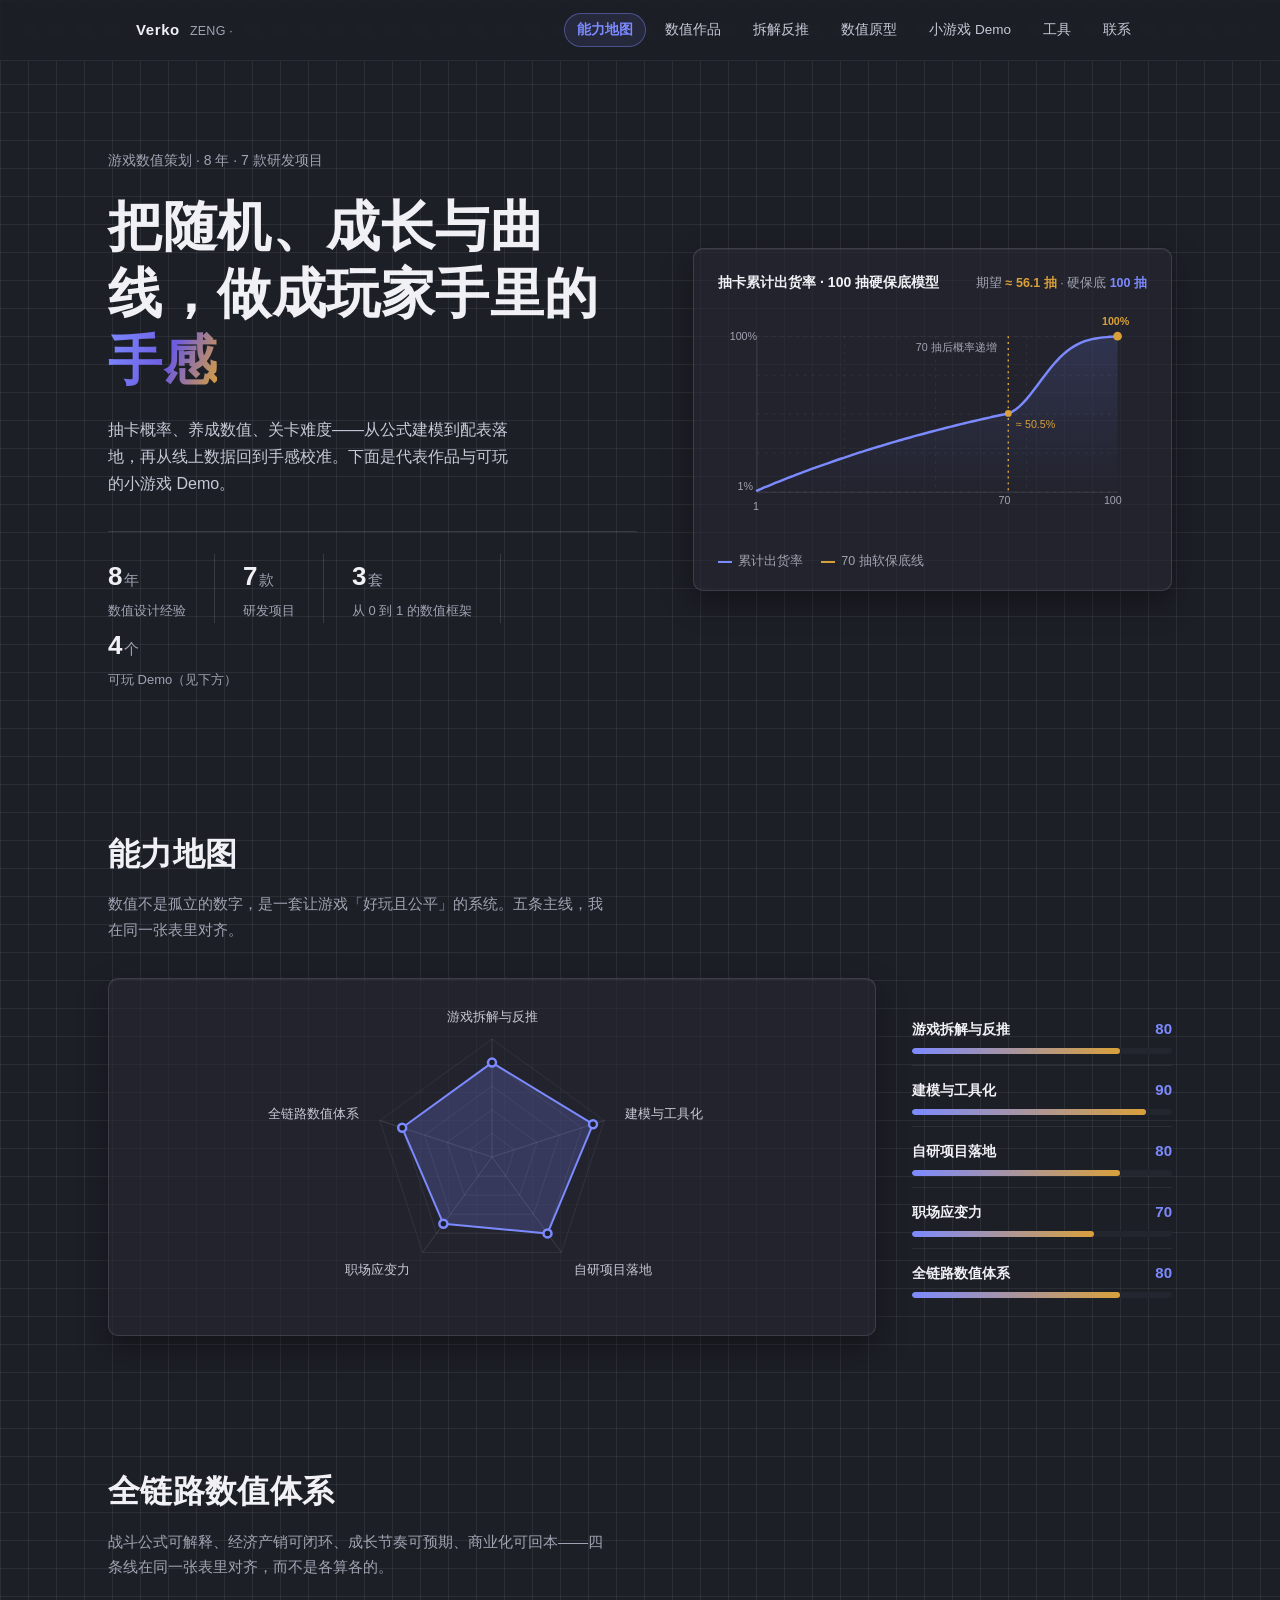
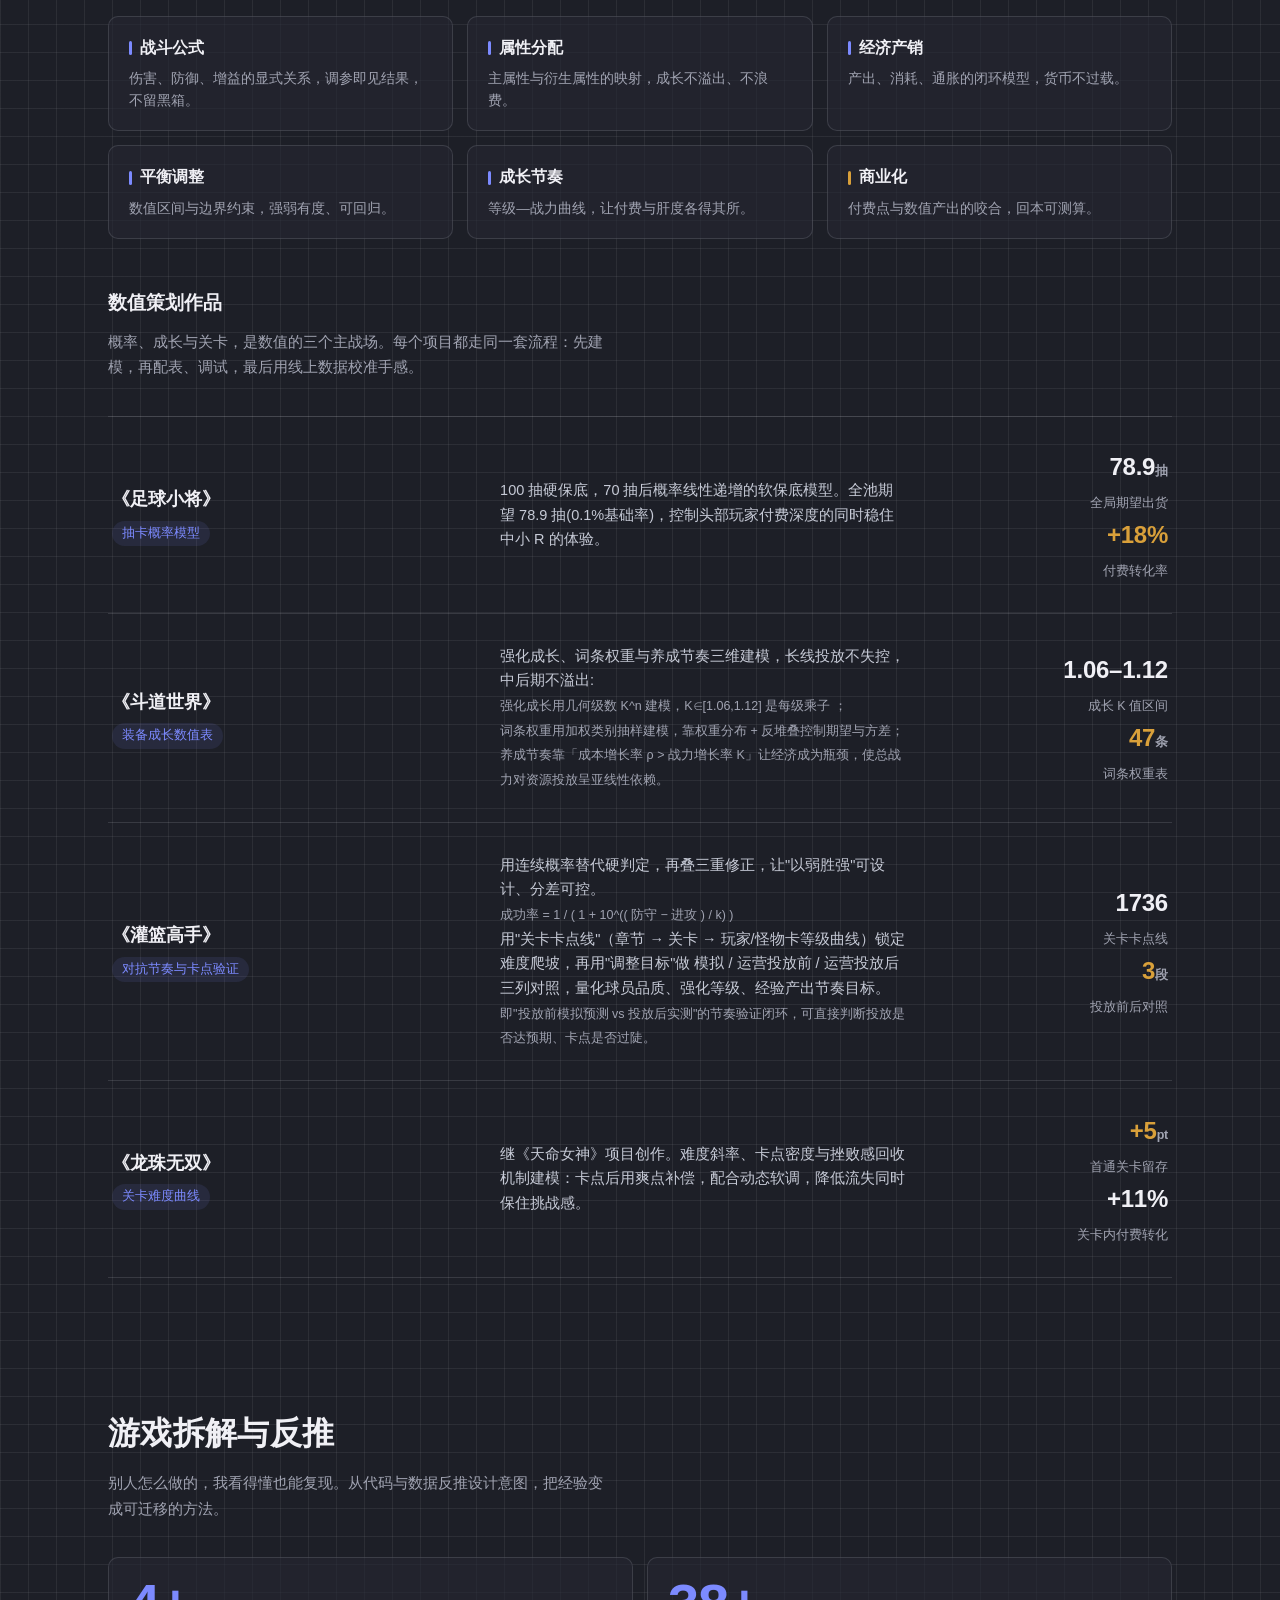
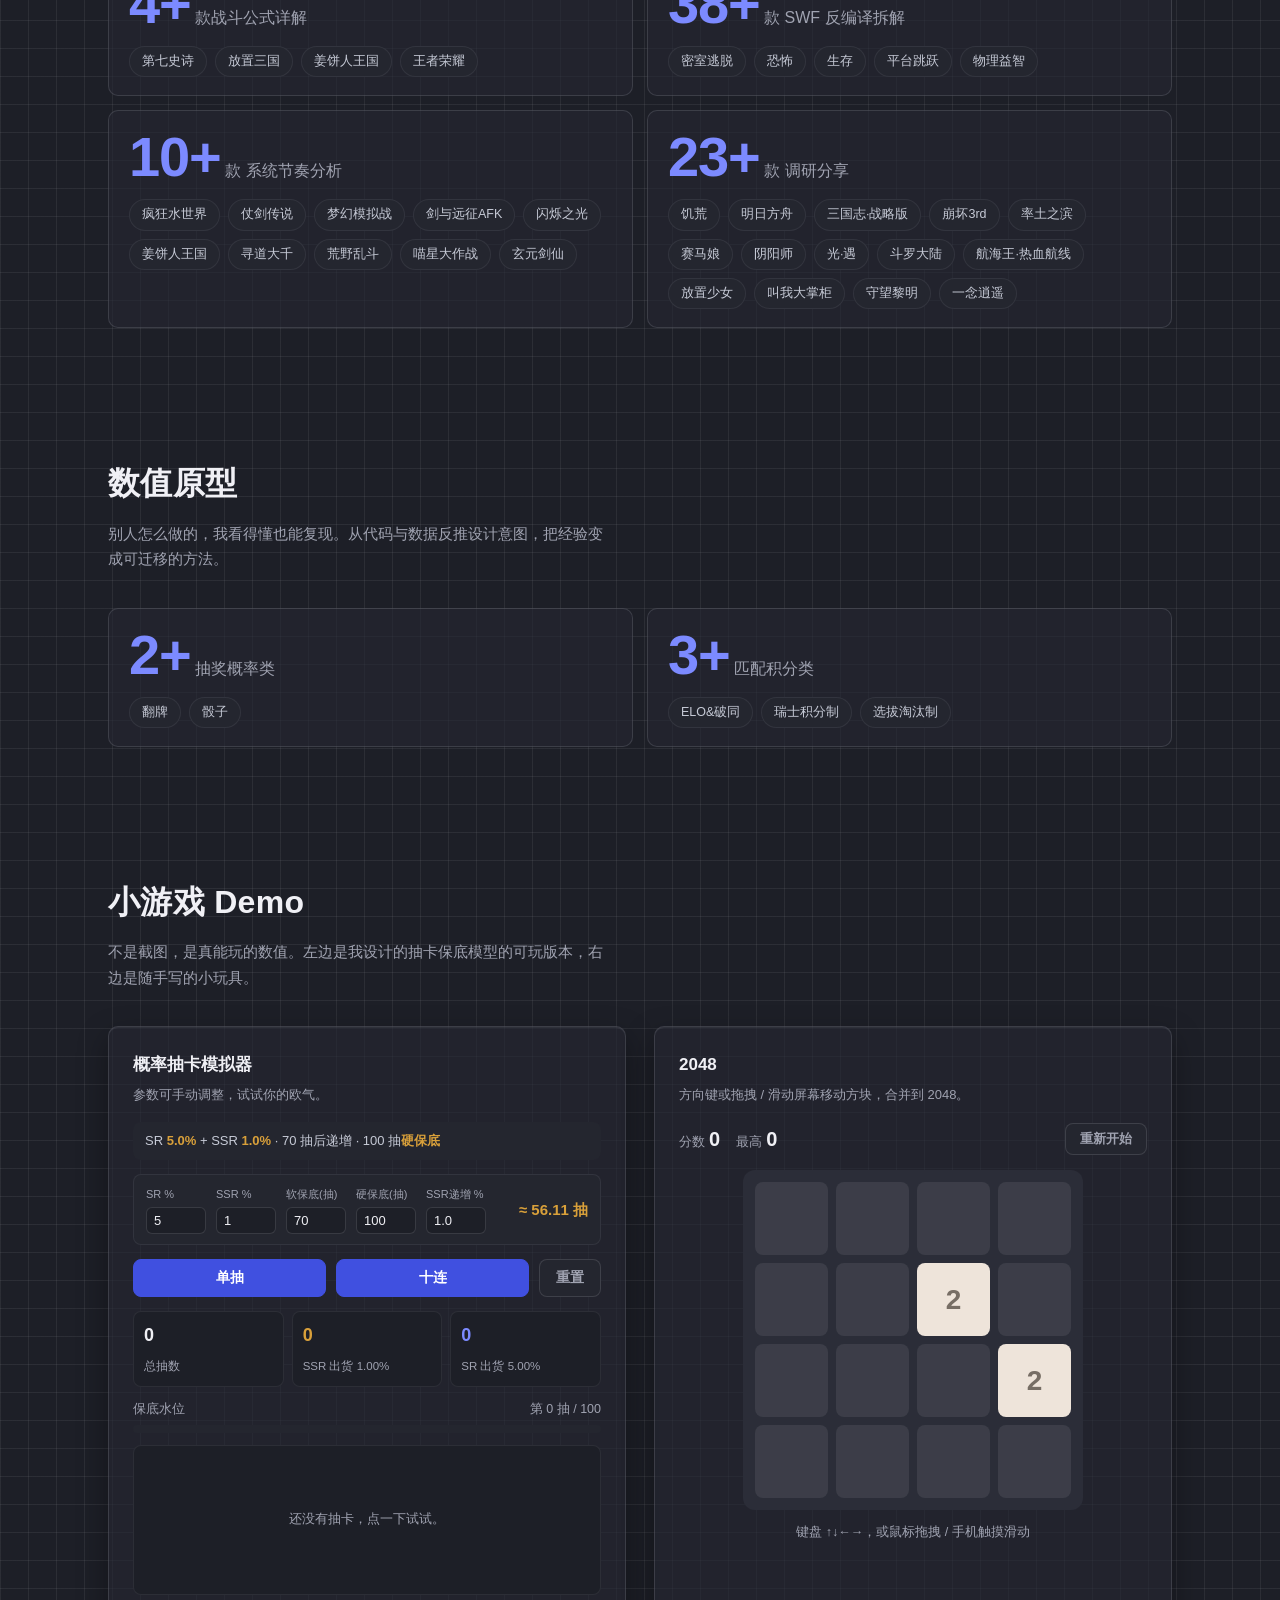
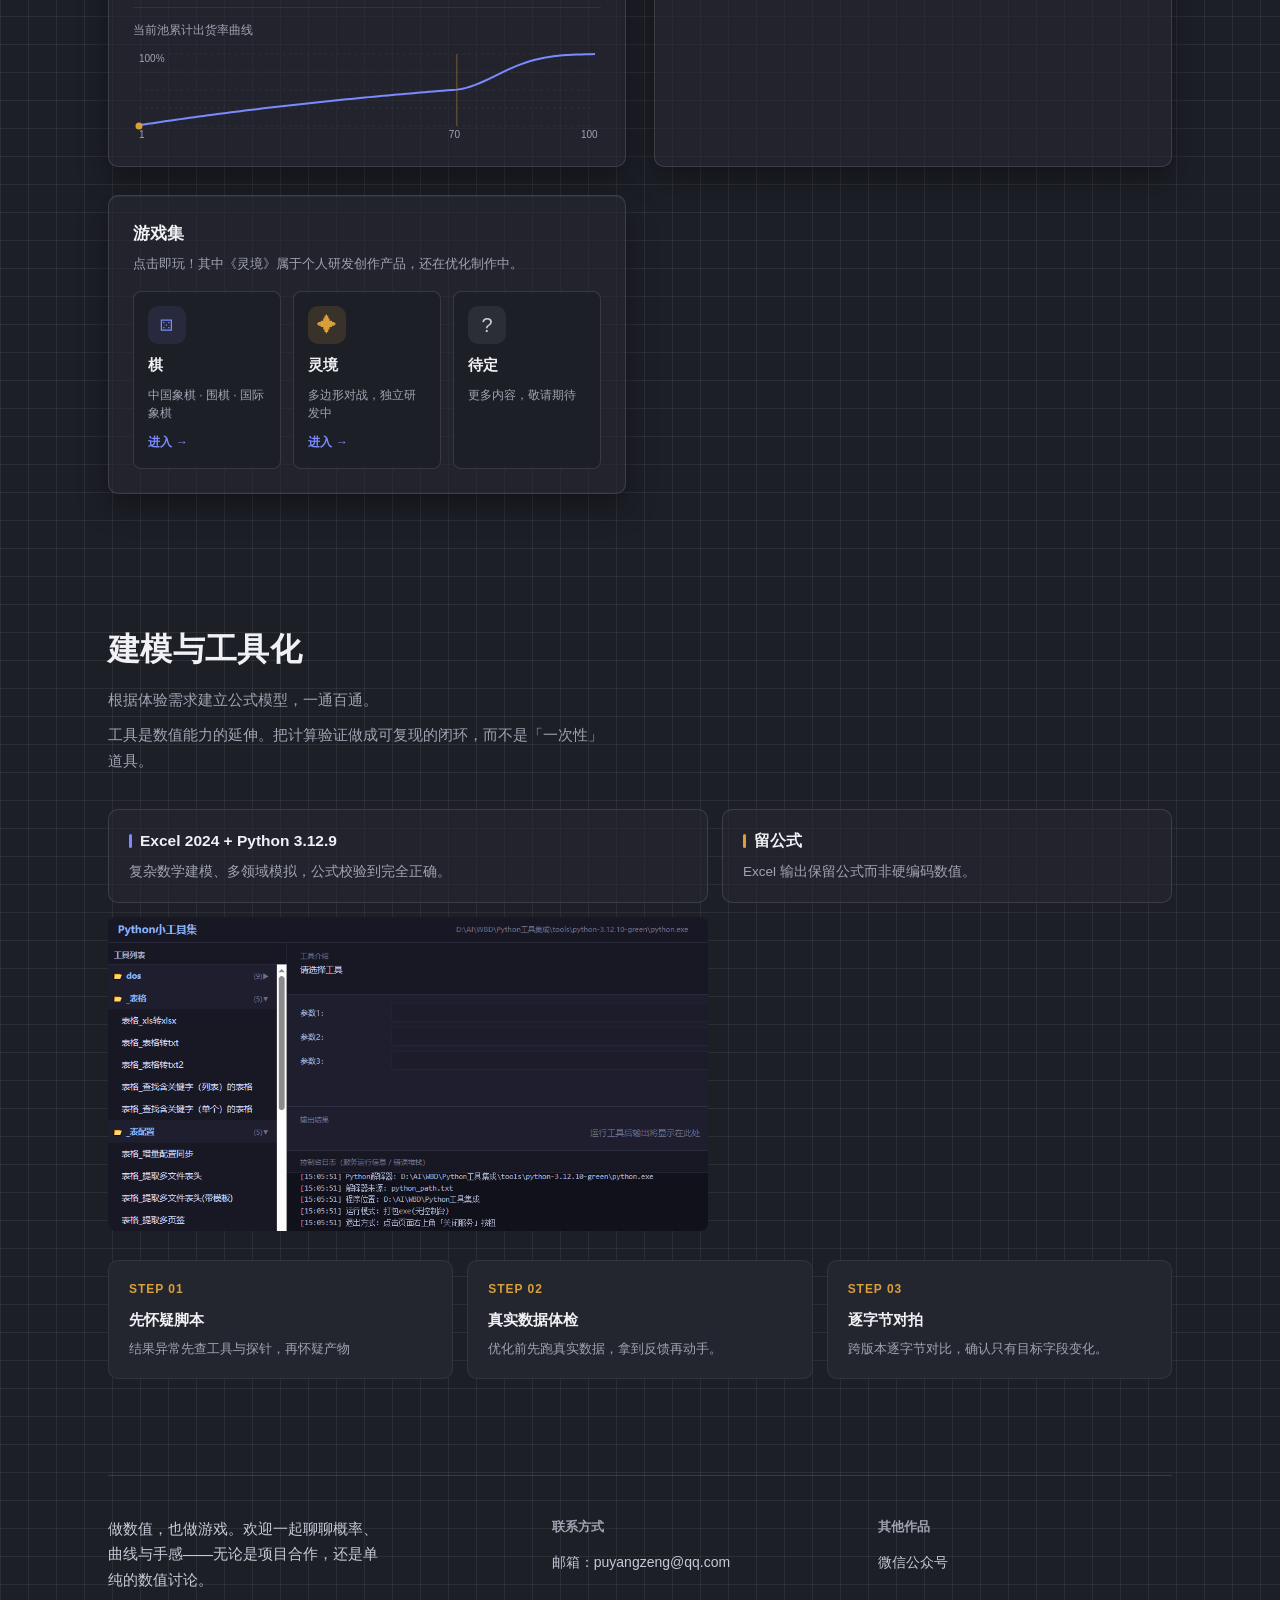
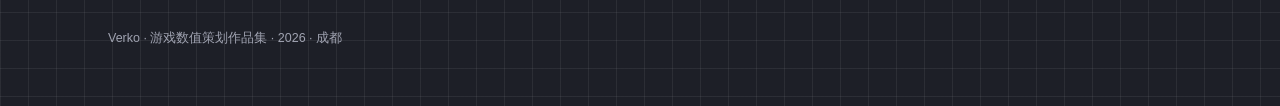
<file: index.html>
<!DOCTYPE html>
<html lang="zh-CN">
<head>
  <meta charset="UTF-8">
  <meta name="viewport" content="width=device-width, initial-scale=1.0">
  <meta name="description" content="Verko · 游戏数值策划作品集：抽卡概率模型、装备成长数值表、关卡难度曲线，以及可玩的小游戏 Demo。">
  <title>Verko · 游戏数值策划作品集</title>
  <link rel="stylesheet" href="css/portfolio.css" />
</head>
<body>

<header>
  <div class="container nav">
    <div class="nav-name">Verko<small>ZENG · </small></div>
    <nav class="nav-links">
      <a href="#power">能力地图</a>
      <a href="#works">数值作品</a>
      <a href="#reverse">拆解反推</a>
	  <a href="#origin">数值原型</a>
      <a href="#games">小游戏 Demo</a>
	  <a href="#tooling">工具</a>
      <a href="#contact">联系</a>
    </nav>
  </div>
</header>

<main class="container">

  <!-- Hero -->
  <section class="hero">
    <div>
      <p class="hero-kicker">游戏数值策划 · 8 年 · 7 款研发项目</p>
      <h1 class="hero-title">把随机、成长与曲线，做成玩家手里的<em>手感</em></h1>
      <p class="hero-sub">抽卡概率、养成数值、关卡难度——从公式建模到配表落地，再从线上数据回到手感校准。下面是代表作品与可玩的小游戏 Demo。</p>
      <div class="hero-stats">
        <div class="stat"><b>8<i>年</i></b><span>数值设计经验</span></div>
        <div class="stat"><b>7<i>款</i></b><span>研发项目</span></div>
        <div class="stat"><b>3<i>套</i></b><span>从 0 到 1 的数值框架</span></div>
        <div class="stat"><b>4<i>个</i></b><span>可玩 Demo（见下方）</span></div>
      </div>
    </div>

    <div class="hero-chart">
      <div class="chart-head">
        <span class="chart-title">抽卡累计出货率 · 100 抽硬保底模型</span>
        <span class="chart-meta">期望 <b id="chartExp">≈ 56.1 抽</b> · 硬保底 <b class="dot" id="chartHard">100 抽</b></span>
      </div>
      <svg id="heroCurve" viewBox="0 0 440 240" role="img" aria-label="100 抽硬保底累计出货率曲线示意图">
        <defs>
          <linearGradient id="curveGrad" x1="0" y1="0" x2="0" y2="1">
            <stop offset="0%" stop-color="#7C8AFF"/>
            <stop offset="100%" stop-color="#7C8AFF" stop-opacity="0"/>
          </linearGradient>
        </defs>
        <!-- 网格：横线为 0/25/50/75/100%，竖线位置由脚本按抽数刻度写入 -->
        <g class="curve-grid-line">
          <line x1="40" y1="30" x2="410" y2="30"/>
          <line x1="40" y1="70" x2="410" y2="70"/>
          <line x1="40" y1="110" x2="410" y2="110"/>
          <line x1="40" y1="150" x2="410" y2="150"/>
          <line x1="40" y1="190" x2="410" y2="190"/>
          <line id="gridV1" x1="133" y1="30" x2="133" y2="190"/>
          <line id="gridV2" x1="227" y1="30" x2="227" y2="190"/>
          <line id="gridV3" x1="320" y1="30" x2="320" y2="190"/>
        </g>
        <!-- 软保底线（位置由脚本按软保底抽数写入） -->
        <line id="curveZone" class="curve-zone" x1="298" y1="30" x2="298" y2="190"/>
        <text id="zoneLabel" class="curve-label" x="286" y="45" text-anchor="end">70 抽后概率递增</text>
        <!-- 累计曲线区域 -->
        <path id="curveFill" class="curve-fill" d=""/>
        <path id="curvePath" class="curve-line" d=""/>
        <!-- 保底点 -->
        <line class="curve-axis" x1="40" y1="190" x2="410" y2="190"/>
        <line class="curve-axis" x1="40" y1="30" x2="40" y2="190"/>
        <text id="tickStart" class="curve-label" x="36" y="208">1</text>
        <text id="tickSoft" class="curve-label" x="288" y="202">70</text>
        <text id="tickHard" class="curve-label" x="396" y="202">100</text>
        <text class="curve-label" x="12" y="34">100%</text>
        <text id="axisBase" class="curve-label" x="20" y="188">1%</text>
        <circle id="pityPoint" class="curve-point" r="4.5"/>
        <text id="pityLabel" class="curve-label bold" x="0" y="0"/>
        <circle id="softPoint" class="curve-point" r="3.5" cx="298" cy="109"/>
        <text id="midLabel" class="curve-label" x="306" y="124" style="fill:#D9A03A">≈ 50.5%</text>
      </svg>
      <div class="legend">
        <span><i class="ind"></i>累计出货率</span>
        <span><i class="amb"></i><span id="legendSoft">70</span> 抽软保底线</span>
      </div>
    </div>
  </section>

  <!-- 能力地图 · 五维雷达图 -->
  <section id="power">
    <div class="sec-head">
      <h2>能力地图</h2>
      <p>数值不是孤立的数字，是一套让游戏「好玩且公平」的系统。五条主线，我在同一张表里对齐。</p>
    </div>
    <div class="radar-wrap">
      <div class="radar-figure">
        <svg id="radarChart" viewBox="0 0 460 330" role="img" aria-label="五维能力雷达图"></svg>
      </div>
      <ul class="radar-legend">
        <li class="radar-item" data-label="游戏拆解与反推" data-value="80">
          <div class="rl-head"><span class="rl-name">游戏拆解与反推</span><span class="rl-val">80</span></div>
          <div class="rl-bar"><i></i></div>
        </li>
        <li class="radar-item" data-label="建模与工具化" data-value="90">
          <div class="rl-head"><span class="rl-name">建模与工具化</span><span class="rl-val">90</span></div>
          <div class="rl-bar"><i></i></div>
        </li>
		<li class="radar-item" data-label="自研项目落地" data-value="80">
          <div class="rl-head"><span class="rl-name">自研项目落地</span><span class="rl-val">80</span></div>
          <div class="rl-bar"><i></i></div>
        </li>
        <li class="radar-item" data-label="职场应变力" data-value="70">
          <div class="rl-head"><span class="rl-name">职场应变力</span><span class="rl-val">70</span></div>
          <div class="rl-bar"><i></i></div>
        </li>
		<li class="radar-item" data-label="全链路数值体系" data-value="80">
          <div class="rl-head"><span class="rl-name">全链路数值体系</span><span class="rl-val">80</span></div>
          <div class="rl-bar"><i></i></div>
        </li>
      </ul>
    </div>
  </section>

  <!-- 数值作品 -->
  <section id="works">
    <div class="sec-head">
      <h2>全链路数值体系</h2>
      <p>战斗公式可解释、经济产销可闭环、成长节奏可预期、商业化可回本——四条线在同一张表里对齐，而不是各算各的。</p>
    </div>
    <div class="pillar-grid">
      <div class="cell"><h3>战斗公式</h3><p>伤害、防御、增益的显式关系，调参即见结果，不留黑箱。</p></div>
      <div class="cell"><h3>属性分配</h3><p>主属性与衍生属性的映射，成长不溢出、不浪费。</p></div>
      <div class="cell"><h3>经济产销</h3><p>产出、消耗、通胀的闭环模型，货币不过载。</p></div>
      <div class="cell"><h3>平衡调整</h3><p>数值区间与边界约束，强弱有度、可回归。</p></div>
      <div class="cell"><h3>成长节奏</h3><p>等级—战力曲线，让付费与肝度各得其所。</p></div>
      <div class="cell amber"><h3>商业化</h3><p>付费点与数值产出的咬合，回本可测算。</p></div>
    </div>

    <div class="sec-head" style="margin-top:48px">
      <h3>数值策划作品</h3>
      <p>概率、成长与关卡，是数值的三个主战场。每个项目都走同一套流程：先建模，再配表、调试，最后用线上数据校准手感。</p>
    </div>
    <div class="works">
      <div class="work-row">
        <div>
          <div class="work-name">《足球小将》</div>
          <span class="work-type">抽卡概率模型</span>
        </div>
        <p class="work-desc">
		  100 抽硬保底，70 抽后概率线性递增的软保底模型。全池期望 78.9 抽(0.1%基础率)，控制头部玩家付费深度的同时稳住中小 R 的体验。
		</p>
        <div class="work-metrics">
          <b>78.9<span>抽</span></b>
          <span>全局期望出货</span>
          <b class="acc">+18%</b>
          <span>付费转化率</span>
        </div>
      </div>

      <div class="work-row">
        <div>
          <div class="work-name">《斗道世界》</div>
          <span class="work-type">装备成长数值表</span>
        </div>
        <p class="work-desc">
		  <span>强化成长、词条权重与养成节奏三维建模，长线投放不失控，中后期不溢出:</span><br>
		  <span class="fine">强化成长用几何级数 K^n 建模，K∈[1.06,1.12] 是每级乘子 ；</span><br>
		  <span class="fine">词条权重用加权类别抽样建模，靠权重分布 + 反堆叠控制期望与方差；</span><br>
		  <span class="fine">养成节奏靠「成本增长率 ρ > 战力增长率 K」让经济成为瓶颈，使总战力对资源投放呈亚线性依赖。</span>
		</p>
        <div class="work-metrics">
          <b>1.06–1.12</b>
          <span>成长 K 值区间</span>
          <b class="acc">47<span>条</span></b>
          <span>词条权重表</span>
        </div>
      </div>

      <div class="work-row">
        <div>
          <div class="work-name">《灌篮高手》</div>
          <span class="work-type">对抗节奏与卡点验证</span>
        </div>
        <p class="work-desc">
		  <span>用连续概率替代硬判定，再叠三重修正，让"以弱胜强"可设计、分差可控。</span><br>
		  <span class="fine">成功率 = 1 / ( 1 + 10^(( 防守 − 进攻 ) / k) )</span><br>
		  <span>用"关卡卡点线"（章节 → 关卡 → 玩家/怪物卡等级曲线）锁定难度爬坡，再用"调整目标"做 模拟 / 运营投放前 / 运营投放后 三列对照，量化球员品质、强化等级、经验产出节奏目标。</span><br>
		  <span class="fine">即"投放前模拟预测 vs 投放后实测"的节奏验证闭环，可直接判断投放是否达预期、卡点是否过陡。</span><br>
		</p>
        <div class="work-metrics">
          <b>1736</b>
          <span>关卡卡点线</span>
          <b class="acc">3<span>段</span></b>
          <span>投放前后对照</span>
        </div>
      </div>

      <div class="work-row">
        <div>
          <div class="work-name">《龙珠无双》</div>
          <span class="work-type">关卡难度曲线</span>
        </div>
        <p class="work-desc">
		  继《天命女神》项目创作。难度斜率、卡点密度与挫败感回收机制建模：卡点后用爽点补偿，配合动态软调，降低流失同时保住挑战感。
		</p>
        <div class="work-metrics">
          <b class="acc">+5<span>pt</span></b>
          <span>首通关卡留存</span>
          <b>+11%</b>
          <span>关卡内付费转化</span>
        </div>
      </div>
    </div>
  </section>

  <!-- 游戏拆解与反推 -->
  <section id="reverse">
    <div class="sec-head">
      <h2>游戏拆解与反推</h2>
      <p>别人怎么做的，我看得懂也能复现。从代码与数据反推设计意图，把经验变成可迁移的方法。</p>
    </div>
    <div class="pillar-grid two">
      <div class="cell amber">
        <div class="big-num">4+<span> 款战斗公式详解</span></div>
        <div class="chip-row">
          <span class="chip"><a href="number/dqss.html" target="_blank" rel="noopener">第七史诗</a></span>
		  <span class="chip"><a href="number/fzsg.html" target="_blank" rel="noopener">放置三国</a></span>
		  <span class="chip"><a href="number/jbrwg.html" target="_blank" rel="noopener">姜饼人王国</a></span>
		  <span class="chip"><a href="number/wzry.html" target="_blank" rel="noopener">王者荣耀</a></span>
        </div>
      </div>
	  <div class="cell">
        <div class="big-num">38+<span> 款 SWF 反编译拆解</span></div>
        <div class="chip-row">
          <span class="chip">密室逃脱</span>
          <span class="chip">恐怖</span>
          <span class="chip">生存</span>
          <span class="chip">平台跳跃</span>
          <span class="chip">物理益智</span>
        </div>
      </div>
	  <div class="cell">
        <div class="big-num">10+<span> 款 系统节奏分析</span></div>
        <div class="chip-row">
          <span class="chip">疯狂水世界</span>
		  <span class="chip">仗剑传说</span>
          <span class="chip">梦幻模拟战</span>
          <span class="chip">剑与远征AFK</span>
		  <span class="chip">闪烁之光</span>
          <span class="chip">姜饼人王国</span>
		  <span class="chip">寻道大千</span>
		  <span class="chip">荒野乱斗</span>
		  <span class="chip">喵星大作战</span>
		  <span class="chip">玄元剑仙</span>
        </div>
      </div>
      <div class="cell" ><a href="number/note.html" target="_blank" rel="noopener">
        <div class="big-num">23+<span> 款 调研分享</span></div>
        <div class="chip-row">
		  <span class="chip">饥荒</span>
		  <span class="chip">明日方舟</span>
          <span class="chip">三国志·战略版</span>
          <span class="chip">崩坏3rd</span>
          <span class="chip">率土之滨</span>
          <span class="chip">赛马娘</span>
		  <span class="chip">阴阳师</span>
		  <span class="chip">光·遇</span>
		  <span class="chip">斗罗大陆</span>
		  <span class="chip">航海王·热血航线</span>
		  <span class="chip">放置少女</span>
		  <span class="chip">叫我大掌柜</span>
		  <span class="chip">守望黎明</span>
		  <span class="chip">一念逍遥</span>
        </div>
      </a></div>
	  
    </div>
  </section>

  <!-- 数值原型 -->
  <section id="origin">
    <div class="sec-head">
      <h2>数值原型</h2>
      <p>别人怎么做的，我看得懂也能复现。从代码与数据反推设计意图，把经验变成可迁移的方法。</p>
    </div>
    <div class="pillar-grid two">
      <div class="cell amber">
        <div class="big-num">2+<span> 抽奖概率类</span></div>
        <div class="chip-row">
          <span class="chip">翻牌</span>
          <span class="chip">骰子</span>
        </div>
      </div>
	  <div class="cell amber">
        <div class="big-num">3+<span> 匹配积分类</span></div>
        <div class="chip-row">
          <span class="chip">ELO&破同</span>
		  <span class="chip">瑞士积分制</span>
		  <span class="chip">选拔淘汰制</span>
        </div>
      </div>

    </div>
  </section>

  <!-- 小游戏 -->
  <section id="games">
    <div class="sec-head">
      <h2>小游戏 Demo</h2>
      <p>不是截图，是真能玩的数值。左边是我设计的抽卡保底模型的可玩版本，右边是随手写的小玩具。</p>
    </div>
    <div class="game-grid">

      <!-- 抽卡模拟器 -->
      <div class="game-panel">
        <div class="game-head">
          <h3>概率抽卡模拟器</h3>
          <p>参数可手动调整，试试你的欧气。</p>
        </div>
        <div class="gacha-model" id="modelLabel">SR <b>5.0%</b> + SSR <b>1.0%</b> · 70 抽后递增 · 100 抽<b>硬保底</b></div>
        <div class="gacha-params">
          <div class="gp-field">
            <label for="inSR">SR %</label>
            <input id="inSR" type="number" min="0" max="100" step="0.1" value="5" inputmode="decimal">
          </div>
		  <div class="gp-field">
            <label for="inSSR">SSR %</label>
            <input id="inSSR" type="number" min="0" max="100" step="0.1" value="1" inputmode="decimal">
          </div>
          <div class="gp-field">
            <label for="inSoft">软保底(抽)</label>
            <input id="inSoft" type="number" min="1" step="1" value="70" inputmode="numeric">
          </div>
          <div class="gp-field">
            <label for="inHard">硬保底(抽)</label>
            <input id="inHard" type="number" min="1" step="1" value="100" inputmode="numeric">
          </div>
          <div class="gp-field">
            <label for="inSSRInc">SSR递增 %</label>
            <input id="inSSRInc" type="number" min="0" max="100" step="0.1" value="1.0" inputmode="decimal">
          </div>
          <div class="gp-expect" id="expBox">
            <span class="gp-exp-val" id="expVal">≈ 51.48 抽</span>
          </div>
        </div>
        <div class="gacha-actions">
          <button class="btn primary" id="btnSingle">单抽</button>
          <button class="btn primary" id="btnTen">十连</button>
          <button class="btn ghost" id="btnReset">重置</button>
        </div>
        <div class="gacha-stats">
          <div class="g-stat"><b id="totalCnt">0</b><span>总抽数</span></div>
          <div class="g-stat"><b class="ssr" id="ssrCnt">0</b><span id="ssrRate">SSR 出货 1.00%</span></div>
          <div class="g-stat"><b class="sr" id="srCnt">0</b><span id="srRate">SR 出货 5.00%</span></div>
        </div>
        <div class="pity-track">
          <div class="pity-label"><span>保底水位</span><span id="pityText">第 0 抽 / 100</span></div>
          <div class="pity-bar"><div class="pity-fill" id="pityFill"></div></div>
        </div>
        <div class="gacha-log" id="gachaLog"><span class="empty">还没有抽卡，点一下试试。</span></div>
        <div class="mini-curve">
          <div class="mini-curve-title">当前池累计出货率曲线</div>
          <canvas id="gachaCurve"></canvas>
        </div>
      </div>

      <!-- 2048（迁移自 index22，已去 App 依赖，可直接运行） -->
      <div class="game-panel">
        <div class="game-head">
          <h3>2048</h3>
          <p>方向键或拖拽 / 滑动屏幕移动方块，合并到 2048。</p>
        </div>
        <div class="g2048-foot">
          <span>分数<b id="g2048-score">0</b></span>
          <span>最高<b id="g2048-best">0</b></span>
          <button class="btn ghost" id="g2048-reset" style="flex:0 0 auto;padding:6px 14px;font-size:13px;">重新开始</button>
        </div>
        <div class="game-2048-board" id="game2048-board"></div>
        <p class="t2048-tip">键盘 ↑↓←→，或鼠标拖拽 / 手机触摸滑动</p>
      </div>

      <!-- 游戏集 -->
      <div class="game-panel">
        <div class="game-head">
          <h3>游戏集</h3>
          <p>点击即玩！其中《灵境》属于个人研发创作产品，还在优化制作中。</p>
        </div>
        <div class="game-set">
          <a class="gs-card" href="chess/chess.html" target="_blank" rel="noopener">
            <span class="gs-icon">⚄</span>
            <span class="gs-name">棋</span>
            <span class="gs-desc">中国象棋 · 围棋 · 国际象棋</span>
            <span class="gs-go">进入 <span>→</span></span>
          </a>
          <a class="gs-card amber" href="chess/lingjing.html" target="_blank" rel="noopener">
            <span class="gs-icon">✦</span>
            <span class="gs-name">灵境</span>
            <span class="gs-desc">多边形对战，独立研发中</span>
            <span class="gs-go">进入 <span>→</span></span>
          </a>
          <a class="gs-card slate">
            <span class="gs-icon">?</span>
            <span class="gs-name">待定</span>
            <span class="gs-desc">更多内容，敬请期待</span>
          </a>
        </div>
      </div>

    </div>
  </section>

  <!-- 建模与工具化 -->
  <section id="tooling">
    <div class="sec-head">
      <h2>建模与工具化</h2>
      <p>根据体验需求建立公式模型，一通百通。</p>
	  <p>工具是数值能力的延伸。把计算验证做成可复现的闭环，而不是「一次性」道具。</p>
    </div>
    <div class="pillar-grid two">
      <div class="cell"><h3>Excel 2024 + Python 3.12.9</h3><p>复杂数学建模、多领域模拟，公式校验到完全正确。</p></div>
      <div class="cell amber"><h3>留公式</h3><p>Excel 输出保留公式而非硬编码数值。</p></div>
	  <div><img src="./img/PythonTools.png" style="max-width:600px;border-radius:8px;" /></div>
    </div>

	

    <div class="loop">
      <div class="step">
        <div class="n">STEP 01</div>
        <h3>先怀疑脚本</h3>
        <p>结果异常先查工具与探针，再怀疑产物</p>
      </div>
      <div class="step">
        <div class="n">STEP 02</div>
        <h3>真实数据体检</h3>
        <p>优化前先跑真实数据，拿到反馈再动手。</p>
      </div>
      <div class="step">
        <div class="n">STEP 03</div>
        <h3>逐字节对拍</h3>
        <p>跨版本逐字节对比，确认只有目标字段变化。</p>
      </div>
    </div>
  </section>

  <!-- 联系 -->
  <footer id="contact">
    <div class="footer-grid">
      <p class="footer-note">做数值，也做游戏。欢迎一起聊聊概率、曲线与手感——无论是项目合作，还是单纯的数值讨论。</p>
      <div class="footer-col">
        <h4>联系方式</h4>
        <span>邮箱：puyangzeng@qq.com</span>
      </div>
      <div class="footer-col">
        <h4>其他作品</h4>
        <a href="chess/about.html" target="_blank" rel="noopener">微信公众号</a>
      </div>
    </div>
    <p class="footer-bottom">Verko · 游戏数值策划作品集 · 2026 · 成都</p>
  </footer>

</main>

<!-- 逻辑模块：按职责拆分，各自独立、无跨模块依赖 -->
<script src="js/portfolio/gacha-model.js"></script>
<script src="js/portfolio/hero-curve.js"></script>
<script src="js/portfolio/radar.js"></script>
<script src="js/portfolio/gacha.js"></script>
<script src="js/portfolio/game2048.js"></script>
<script src="js/portfolio/nav-spy.js"></script>

</body>
</html>
</file>
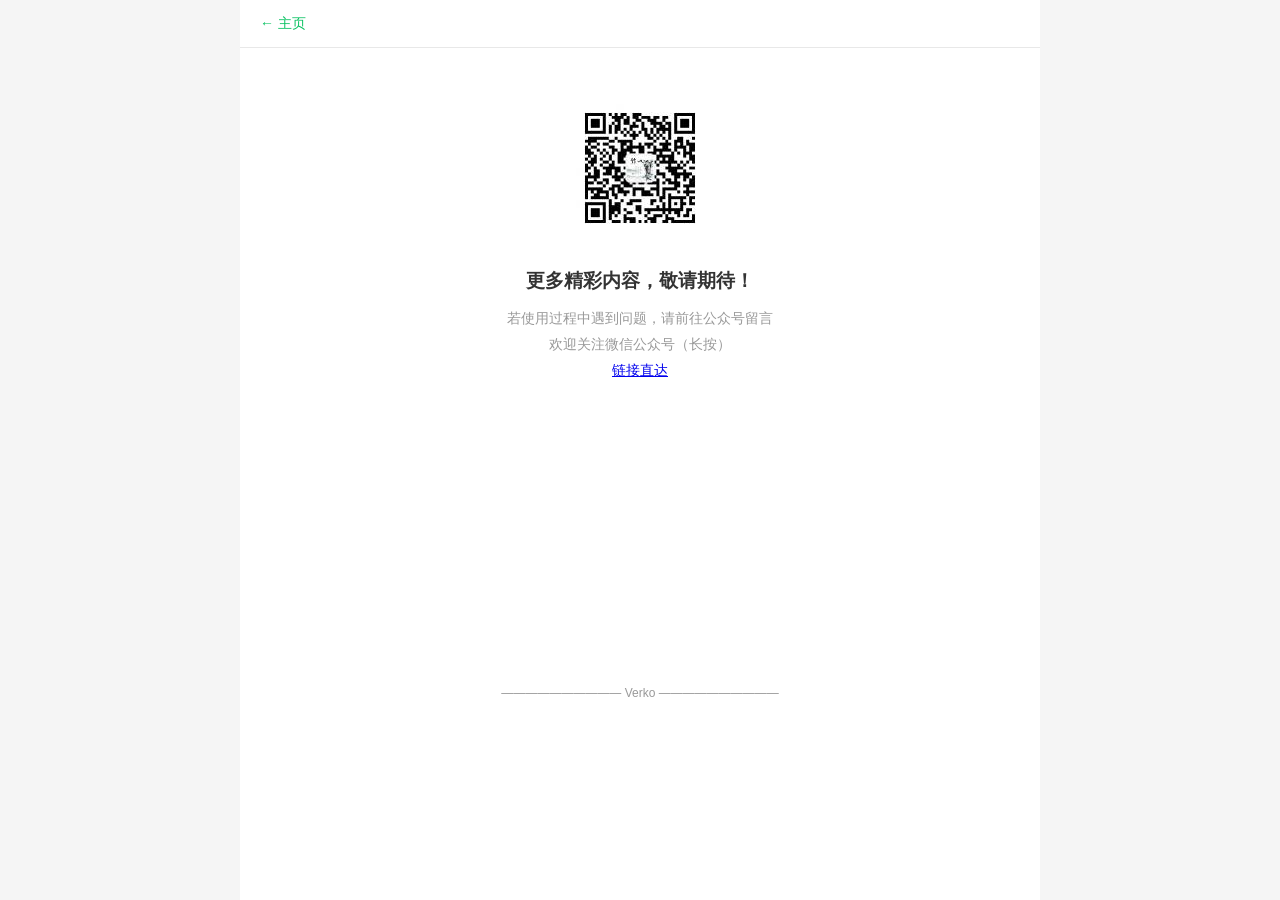
<file: chess/about.html>
<!DOCTYPE html>
<html lang="zh-CN">
<head>
<meta charset="utf-8" />
<meta name="viewport" content="width=device-width, initial-scale=1.0, maximum-scale=1.0, user-scalable=no" />
<title>Verko · 待定</title>
<link rel="stylesheet" href="../css/style.css" />
</head>
<body>

<div class="app-container">

  <!-- ===== 导航栏 ===== -->
  <div class="navbar">
    <button class="navbar-back" id="navbar-back">&larr; 主页</button>
    <span class="navbar-title" id="navbar-title">Verko 待定</span>
    <button class="navbar-rules" id="navbar-rules" title="规则">?</button>
  </div>

  <!-- ===== 关于/占位页面 ===== -->
  <div class="page" id="page-about">
    <div class="placeholder-page">
      <img src="../img/qrcode.jpg" alt="qrcode" style="max-width:200px;border-radius:8px;" />
      <h3 style="margin:16px 0;">更多精彩内容，敬请期待！</h3>
      <p style="color:#999;">若使用过程中遇到问题，请前往公众号留言</p>
      <p style="color:#999;">欢迎关注微信公众号（长按）</p>
      <p><a href="https://mp.weixin.qq.com/s/TGiXzIn2hLlpfZMJNx-Mjw" target="_blank" rel="noopener">链接直达</a></p>
    </div>
  </div>

  <div class="version-mark">—————————— Verko ——————————</div>

</div>

<!-- ===== JS 脚本（复用父目录资源，路径上溯一级） ===== -->
<script src="../js/app.js"></script>
<script src="../js/lingjing-gesture-guard.js"></script>

<script>
/* ============================================================
 * 待定子站：无主页，直接进入关于页
 * 返回键沿用 app.js 的 "回 home" 语义 → 回作品集首页。
 * ============================================================ */
(function () {
  'use strict';

  var PORTFOLIO = '../index.html';
  var origNavigate = App.navigateTo.bind(App);

  App.navigateTo = function (pageName) {
    if (pageName === 'home') {
      window.location.href = PORTFOLIO;
      return;
    }
    origNavigate(pageName);
  };

  App.init = function () {
    App.initNavbar();
    App.navigateTo('about');
  };
})();
</script>

</body>
</html>
</file>
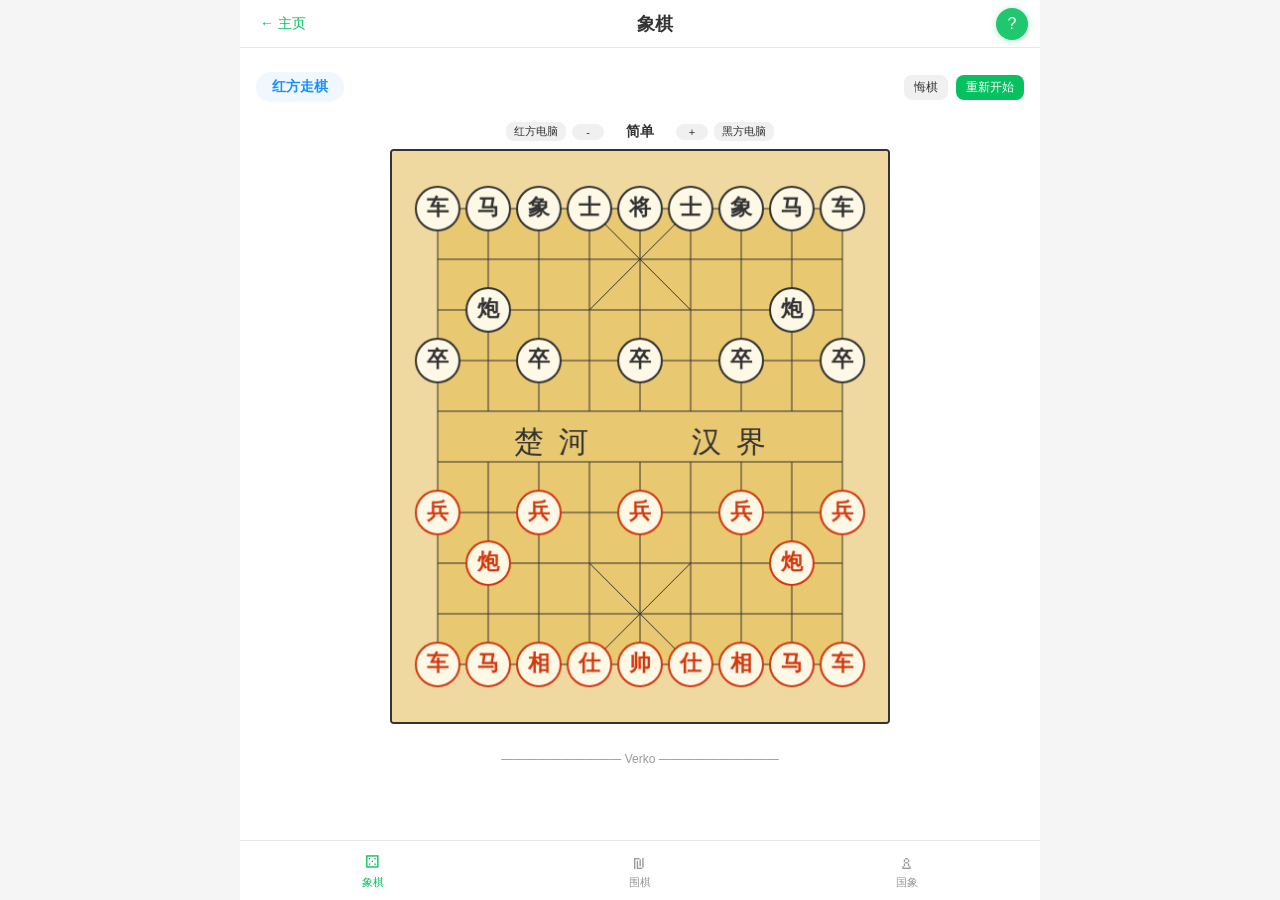
<file: chess/chess.html>
<!DOCTYPE html>
<html lang="zh-CN">
<head>
<meta charset="utf-8" />
<meta name="viewport" content="width=device-width, initial-scale=1.0, maximum-scale=1.0, user-scalable=no" />
<title>Verko · 棋</title>
<link rel="stylesheet" href="../css/style.css" />
</head>
<body>

<div class="app-container">

  <!-- ===== 导航栏 ===== -->
  <div class="navbar">
    <button class="navbar-back" id="navbar-back">&larr; 主页</button>
    <span class="navbar-title" id="navbar-title">Verko 象棋</span>
    <button class="navbar-rules" id="navbar-rules" title="规则">?</button>
  </div>

  <!-- ===== 中国象棋页面 ===== -->
  <div class="page" id="page-chess">
    <div class="game-container">
      <div class="game-header">
        <div class="game-info"><span class="game-status" id="chess-status">红方走棋</span></div>
        <div class="game-actions">
          <button class="btn btn-sm" id="chess-undo">悔棋</button>
          <button class="btn btn-sm btn-primary" id="chess-restart">重新开始</button>
        </div>
      </div>
      <div class="ai-controls">
        <button class="btn btn-xs" id="chess-ai-red">红方电脑</button>
        <button class="btn btn-xs" id="chess-diff-down">-</button>
        <span class="diff-display" id="chess-diff-display">中等</span>
        <button class="btn btn-xs" id="chess-diff-up">+</button>
        <button class="btn btn-xs" id="chess-ai-black">黑方电脑</button>
      </div>
      <canvas id="chess-canvas" class="game-board" style="background:#f0d9a0;"></canvas>
    </div>
    <div class="rules-panel" id="chess-rules-panel">
      <div class="rules-overlay" id="chess-rules-overlay"></div>
      <div class="rules-content">
        <h3>中国象棋规则</h3>
        <p><strong>一、棋盘与棋子</strong></p>
    <p>· 棋盘由 9 条竖线和 10 条横线组成，共 90 个交叉点。</p>
    <p>· 中间"楚河汉界"将棋盘分为红方（下方）和黑方（上方）两个阵营。</p>
    <p>· 双方各有 16 枚棋子：帅/将、仕/士、相/象、马、车、炮、兵/卒。</p>
    <p></p>
    <p><strong>二、走棋顺序</strong></p>
    <p>· 红方先行，双方轮流走棋，每次移动一枚己方棋子。</p>
    <p>· 点击己方棋子可选中，再点击目标位置完成走棋。</p>
    <p>· 绿色圆点提示该棋子的所有合法走法。</p>
    <p></p>
    <p><strong>三、棋子走法</strong></p>
    <p>· 帅/将：九宫内直走一格。</p>
    <p>· 仕/士：九宫内斜走一格。</p>
    <p>· 相/象：田字斜走，不能过河，塞象眼则不能走。</p>
    <p>· 马：日字走法，蹩马腿则不能走。</p>
    <p>· 车：直线任意距离，遇子则止。</p>
    <p>· 炮：直线走，吃时必须隔一子（炮架）。</p>
    <p>· 兵/卒：过河前只能前进，过河后可前进或横走。</p>
    <p></p>
    <p><strong>四、吃子规则</strong></p>
    <p>· 走棋至对方棋子所在位置即可吃掉该子。</p>
    <p>· 不能吃掉己方棋子。</p>
    <p>· 走完后己方不能被"将"，否则该走法不合法。</p>
    <p></p>
    <p><strong>五、将军与将杀</strong></p>
    <p>· "将军"：一方走棋后威胁吃掉对方的将/帅。</p>
    <p>· "应将"：被将的一方必须立即化解，否则输棋。</p>
    <p>· "将杀"：无法应将即为将杀，该方告负。</p>
    <p>· "困毙"：轮到走棋但无合法走法（未被将）也为输。</p>
    <p>· "飞将"：两将/帅之间无棋子对面相视，视为将军。</p>
    <p></p>
    <p><strong>六、胜负判定</strong></p>
    <p>· 将杀或困毙对方 → 获胜。</p>
    <p>· 对方认输 → 获胜。</p>
    <p></p>
    <p><strong>七、操作说明</strong></p>
    <p>· 点击己方棋子选中（金色高亮），再点击目标位置移动。</p>
    <p>· 绿色圆点标示当前棋子的合法走法。</p>
    <p>· 悔棋：撤销上一步操作。</p>
    <p>· 重新开始：重置棋盘，重新开局。</p>
        <p style="margin-top:12px;"><button class="btn btn-primary btn-sm" id="chess-rules-close">关闭</button></p>
      </div>
    </div>
  </div>

  <!-- ===== 围棋页面 ===== -->
  <div class="page" id="page-weiqi">
    <div class="game-container">
      <div class="game-header">
        <div class="game-info"><span class="game-status" id="weiqi-status">黑方执先</span></div>
        <div class="game-actions">
          <button class="btn btn-sm" id="weiqi-pass">虚手</button>
          <button class="btn btn-sm" id="weiqi-resign">认输</button>
          <button class="btn btn-sm" id="weiqi-undo">悔棋</button>
          <button class="btn btn-sm btn-primary" id="weiqi-restart">重新开始</button>
        </div>
      </div>
      <div style="display:flex;justify-content:space-between;margin:8px 0;">
        <span class="weiqi-captured-black" style="font-size:12px;">提子: 0</span>
        <span class="weiqi-captured-white" style="font-size:12px;">提子: 0</span>
      </div>
      <div class="ai-controls">
        <button class="btn btn-xs" id="weiqi-ai-black">黑方电脑</button>
        <button class="btn btn-xs" id="weiqi-diff-down">-</button>
        <span class="diff-display" id="weiqi-diff-display">中等</span>
        <button class="btn btn-xs" id="weiqi-diff-up">+</button>
        <button class="btn btn-xs" id="weiqi-ai-white">白方电脑</button>
      </div>
      <canvas id="weiqi-canvas" class="game-board" style="background:#e8c870;"></canvas>
    </div>
    <div class="rules-panel" id="weiqi-rules-panel">
      <div class="rules-overlay" id="weiqi-rules-overlay"></div>
      <div class="rules-content">
        <h3>围棋规则</h3>
        <p><strong>一、棋盘与棋子</strong></p>
    <p>· 标准 19×19 路棋盘，共 361 个交叉点。</p>
    <p>· 黑方持 181 枚黑子，白方持 180 枚白子。</p>
    <p>· 棋子下在交叉点上，落子无悔。</p>
    <p></p>
    <p><strong>二、基本规则</strong></p>
    <p>· 黑方先下，双方轮流落子，每次下一子。</p>
    <p>· 棋子一旦落在棋盘上，不得移动。</p>
    <p>· 可在任意空交叉点落子（禁着点除外）。</p>
    <p></p>
    <p><strong>三、气与提子</strong></p>
    <p>· 与棋子直线相连的空交叉点称为"气"。</p>
    <p>· 当棋子（或棋串）的所有气被对方堵住时，该棋子被提走。</p>
    <p>· 提掉的棋子称为"提子"，在状态栏显示双方提子数。</p>
    <p></p>
    <p><strong>四、禁着点（自杀）</strong></p>
    <p>· 落子后己方棋子无气且无法提掉对方 → 禁止落子。</p>
    <p>· 系统会自动拦截自杀行为并提示。</p>
    <p></p>
    <p><strong>五、打劫规则</strong></p>
    <p>· 当一方提掉对方一子后，对方不能立即回提同一位置。</p>
    <p>· 须先在别处走一手，待对方应后，方可回提。</p>
    <p>· 系统会拦截立即回提的行为并提示"禁止打劫"。</p>
    <p></p>
    <p><strong>六、虚手与终局</strong></p>
    <p>· 无棋可下时可选择"虚手"（过一手）。</p>
    <p>· 双方连续虚手 → 终局，系统自动计分。</p>
    <p>· 亦可点击"认输"直接结束对局。</p>
    <p></p>
    <p><strong>七、计分规则（中国规则数子法）</strong></p>
    <p>· 终局后统计双方围住的空点（目数）。</p>
    <p>· 得分 = 棋盘上己方棋子数 + 围住的空点数。</p>
    <p>· 白方贴目 7.5 子（补偿黑方先行优势）。</p>
    <p>· 得分高者获胜。</p>
    <p></p>
    <p><strong>八、操作说明</strong></p>
    <p>· 点击棋盘交叉点落子。</p>
    <p>· 虚手：放弃一手，轮到对方。</p>
    <p>· 认输：当前方认输，对方获胜。</p>
    <p>· 悔棋：撤销上一步操作。</p>
    <p>· 重开：重置棋盘，重新开始。</p>
        <p style="margin-top:12px;"><button class="btn btn-primary btn-sm" id="weiqi-rules-close">关闭</button></p>
      </div>
    </div>
  </div>

  <!-- ===== 国际象棋页面 ===== -->
  <div class="page" id="page-intlchess">
    <div class="game-container">
      <div class="game-header">
        <div class="game-info"><span class="game-status" id="intlchess-status">白方走棋</span></div>
        <div class="game-actions">
          <button class="btn btn-sm" id="intlchess-undo">悔棋</button>
          <button class="btn btn-sm btn-primary" id="intlchess-restart">重新开始</button>
        </div>
      </div>
      <div style="display:flex;justify-content:space-between;margin:8px 0;">
        <div class="captured-pieces" id="intlchess-captured-white"></div>
        <div class="captured-pieces" id="intlchess-captured-black"></div>
      </div>
      <div class="ai-controls">
        <button class="btn btn-xs" id="intlchess-ai-white">白方电脑</button>
        <button class="btn btn-xs" id="intlchess-diff-down">-</button>
        <span class="diff-display" id="intlchess-diff-display">中等</span>
        <button class="btn btn-xs" id="intlchess-diff-up">+</button>
        <button class="btn btn-xs" id="intlchess-ai-black">黑方电脑</button>
      </div>
      <canvas id="intlchess-canvas" class="game-board" style="background:#f0d9b5;"></canvas>
    </div>
    <div class="rules-panel" id="intlchess-rules-panel">
      <div class="rules-overlay" id="intlchess-rules-overlay"></div>
      <div class="rules-content">
        <h3>国际象棋规则</h3>
    <p><strong>一、棋盘与棋子</strong></p>
        <p>· 棋盘由 8×8 共 64 个黑白相间的方格组成。</p>
        <p>· 白方（下方）先行，双方各有 16 枚棋子。</p>
        <p>· 每方：王×1、后×1、车×2、象×2、马×2、兵×8。</p>
    <p><strong>二、棋子走法</strong></p>
        <p>· 兵(♟♙)：首次可走两格，斜前方吃子。到底线升变为后。</p>
        <p>· 马(♞♘)：L形跳跃（2+1），无视障碍。</p>
        <p>· 象(♝♗)：斜线任意距离。</p>
        <p>· 车(♜♖)：直线任意距离，参与王车易位。</p>
        <p>· 后(♛♕)：直线+斜线任意距离。</p>
        <p>· 王(♚♔)：周围一格，可与车易位（未移动过且不被将军）。</p>
        <p>· 吃过路兵：对方兵首步走两格经过己方兵攻击格时可吃。</p>
    <p><strong>三、特殊规则</strong></p>
        <p>· 王车易位：王与车各未移动、中间无子、未被将军时，王向车移动两格，车越过王。</p>
        <p>· 吃过路兵：兵走两格后，相邻的对方兵可斜进吃掉它（仅限立即应手）。</p>
        <p>· 兵升变：兵到达对方底线时自动升变为后。</p>
        <p></p>
    <p><strong>四、将军与将杀</strong></p>
        <p>· "将军"：一方棋子威胁吃掉对方王。</p>
        <p>· "应将"：被将时必须应将（移动王、吃掉威胁棋子、垫将）。</p>
        <p>· "将杀"：无法应将则为将杀，该方告负。</p>
        <p>· "逼和"：轮到走棋但无合法走法且未被将军 → 和棋。</p>
        <p></p>
    <p><strong>五、胜负与和棋</strong></p>
        <p>· 将杀对方 → 获胜。</p>
        <p>· 对方认输 → 获胜。</p>
        <p>· 逼和 → 和棋。</p>
        <p></p>
    <p><strong>六、操作说明</strong></p>
        <p>· 点击己方棋子选中（黄色高亮），再点击目标格移动。</p>
        <p>· 绿色圆点提示该棋子的合法走法。</p>
        <p>· 最后一步走棋的格子以高亮标识。</p>
        <p>· 右侧显示双方被吃的棋子。</p>
        <p>· 悔棋：撤销上一步操作。</p>
        <p>· 重开：重置棋盘，重新开局。</p>
        <p style="margin-top:12px;"><button class="btn btn-primary btn-sm" id="intlchess-rules-close">关闭</button></p>
      </div>
    </div>
  </div>

  <div class="version-mark">—————————— Verko ——————————</div>

  <!-- ===== 底部导航：仅保留 象棋 / 围棋 / 国象 三个切页 ===== -->
  <div class="tab-bar">
    <button class="tab-item active" data-page="chess">
      <span class="tab-icon">⚄</span>象棋
    </button>
    <button class="tab-item" data-page="weiqi">
      <span class="tab-icon">₪</span>围棋
    </button>
    <button class="tab-item" data-page="intlchess">
      <span class="tab-icon">♙</span>国象
    </button>
  </div>

</div>

<!-- ===== JS 脚本（复用父目录资源，路径上溯一级） ===== -->
<script src="../js/app.js"></script>
<script src="../js/ai-engine.js"></script>
<script src="../js/chess-ai.js"></script>
<script src="../js/chess-chinese.js"></script>
<script src="../js/chess-go.js"></script>
<script src="../js/chess-international.js"></script>
<script src="../js/lingjing-gesture-guard.js"></script>

<script>
/* ============================================================
 * 无主页子站的路由引导
 * app.js 的 App.init() 硬编码 navigateTo('home')，本页无 home，
 * 故自行接管 init：绑定导航/tab 后直接落默认页 'chess'。
 * 返回键沿用 app.js 的 "回 home" 语义 —— 在此重定义为回作品集首页。
 * ============================================================ */
(function () {
  'use strict';

  var DEFAULT_PAGE = 'chess';
  var PAGE_TITLES = {
    chess: '象棋',
    weiqi: '围棋',
    intlchess: '国际象棋'
  };
  var PORTFOLIO = '../index.html';

  var origNavigate = App.navigateTo.bind(App);

  // 接管切页：'home' 重定义为返回作品集；其余走原逻辑并覆盖标题
  App.navigateTo = function (pageName) {
    if (pageName === 'home') {
      window.location.href = PORTFOLIO;
      return;
    }
    origNavigate(pageName);
    var titleEl = document.getElementById('navbar-title');
    if (titleEl && PAGE_TITLES[pageName]) titleEl.textContent = PAGE_TITLES[pageName];
  };

  // 接管引导：不经过 home，直接进默认页
  App.init = function () {
    App.initNavbar();   // 返回键 → navigateTo('home') → 回作品集
    App.initTabs();     // 底部 3 个 tab 切页
    App.navigateTo(DEFAULT_PAGE);
  };
})();
</script>

</body>
</html>
</file>
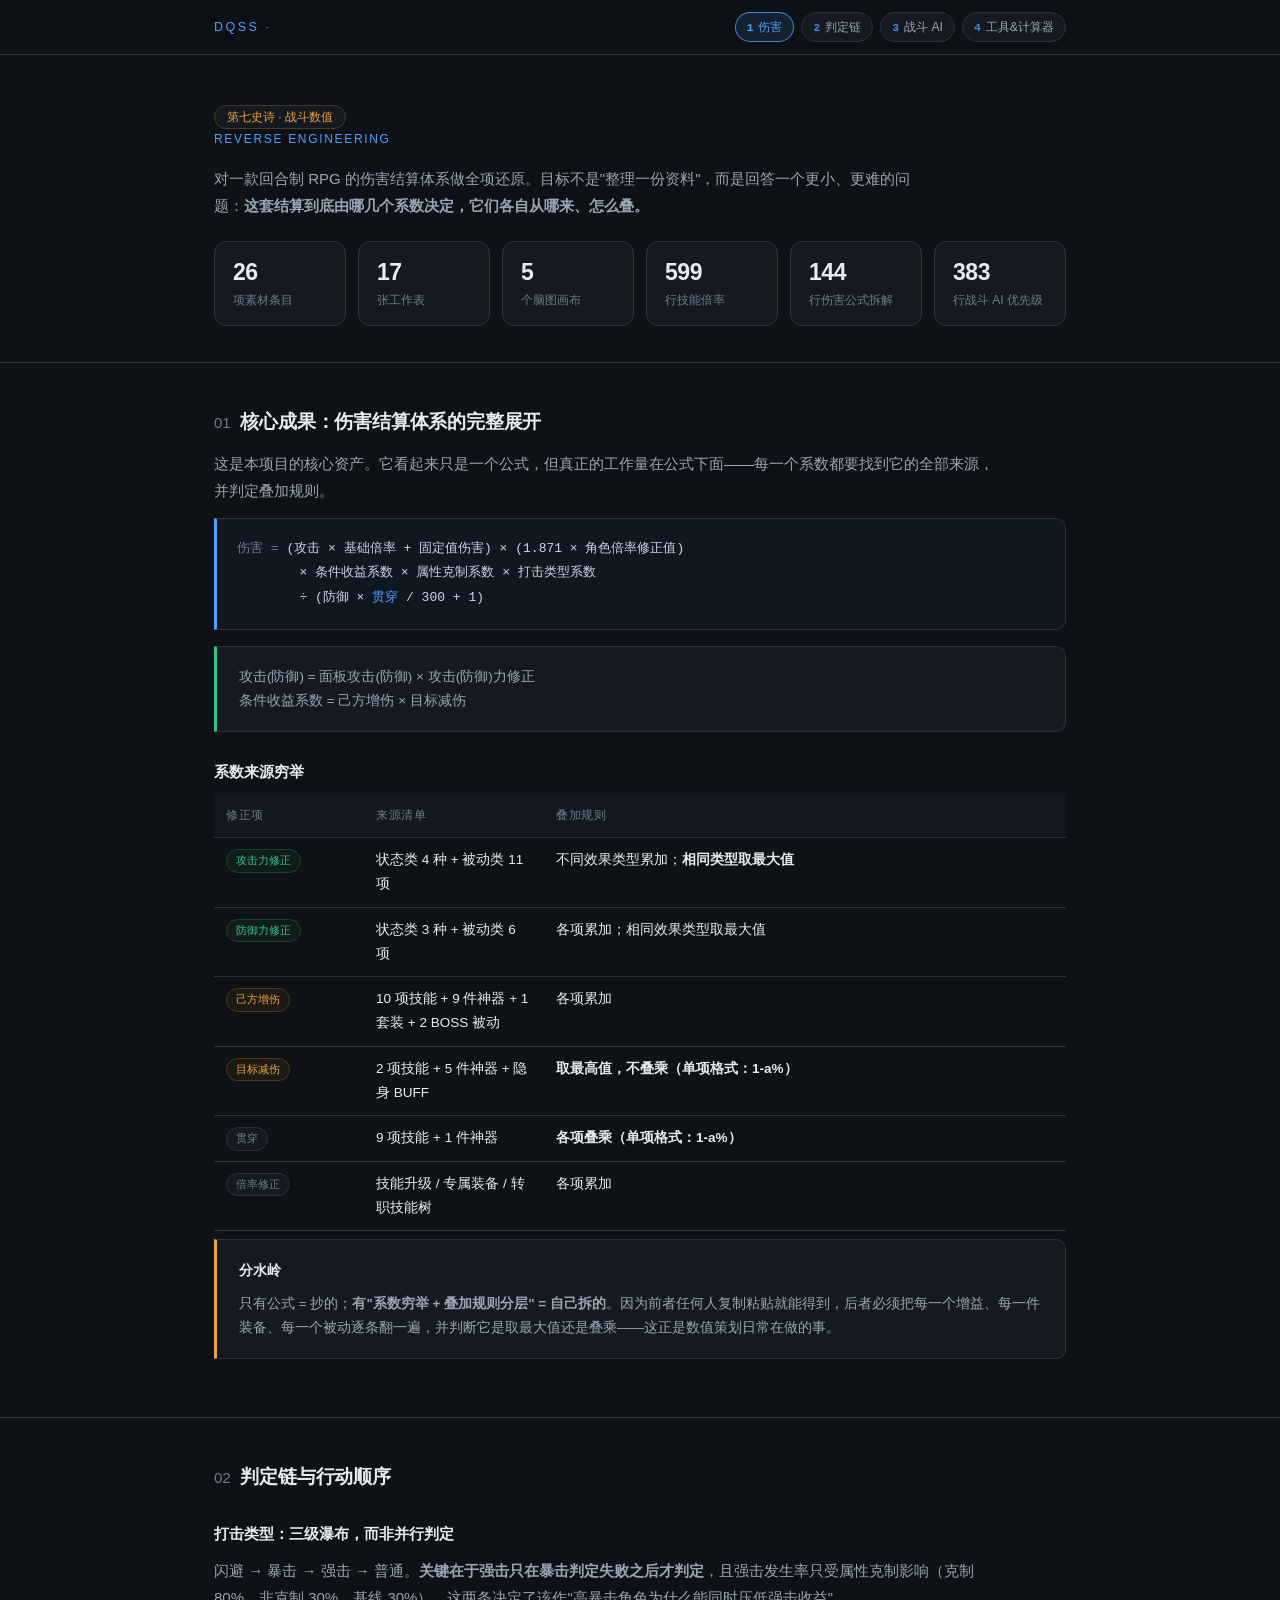
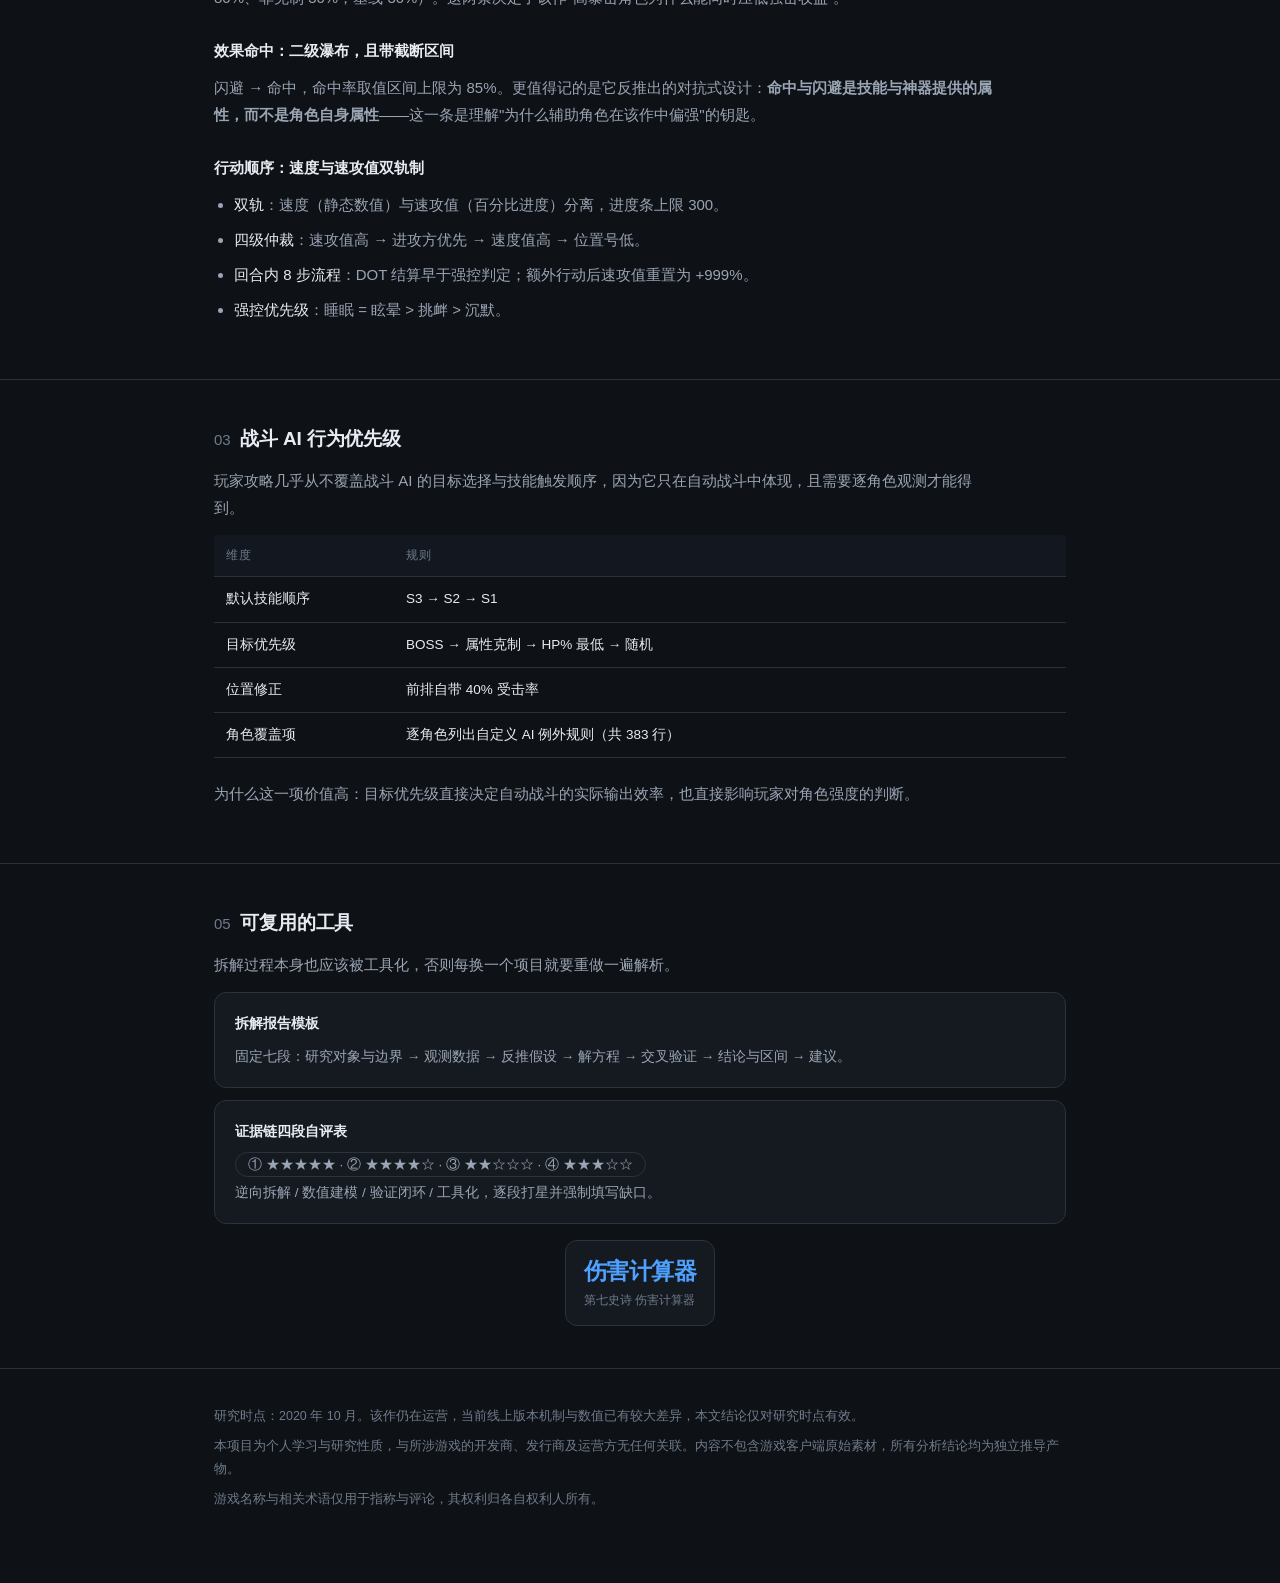
<file: number/dqss.html>
<!DOCTYPE html>
<html lang="zh-CN">
<head>
<meta charset="utf-8">
<meta name="viewport" content="width=device-width, initial-scale=1">
<title>《第七史诗》战斗数值逆向拆解 · 作品集</title>
<style>
  :root{
    --bg:#0e1116; --panel:#151a21; --panel2:#1b212a; --code:#101720; --line:#2a323d;
    --text:#e8ecf2; --muted:#9aa5b4; --dim:#6f7b8a;
    --accent:#4ea1ff; --accent2:#31c48d; --warn:#e8a33d; --danger:#e0574c; --violet:#9b8cf5;
  }
  *{box-sizing:border-box}
  html,body{margin:0;padding:0}
  body{
    padding-top:54px;
    background:var(--bg); color:var(--text);
    font-family:-apple-system,BlinkMacSystemFont,"Segoe UI","PingFang SC","Microsoft YaHei",sans-serif;
    font-size:15px; line-height:1.8; -webkit-font-smoothing:antialiased;
  }
  .wrap{max-width:900px;margin:0 auto;padding:0 24px}

  /* 固定顶部导航：左 eyebrow / 右 toc */
  .topbar{position:fixed;top:0;left:0;right:0;z-index:100;
    background:rgba(14,17,22,.9);border-bottom:1px solid var(--line);
    backdrop-filter:blur(12px);-webkit-backdrop-filter:blur(12px)}
  .topbar .inner{max-width:900px;margin:0 auto;padding:0 clamp(10px,2.6vw,24px);height:54px;
    display:flex;align-items:center;justify-content:space-between;gap:clamp(8px,1.7vw,16px)}
  .topbar .eyebrow{flex:none;white-space:nowrap;color:var(--accent);letter-spacing:.2em;
    font-size:clamp(10.5px,1.35vw,12.5px);transition:font-size .2s}
  .toc{display:flex;flex-wrap:nowrap;gap:clamp(3px,.7vw,7px);margin:0;min-width:0;
    overflow-x:auto;scrollbar-width:none;scroll-behavior:smooth}
  .toc::-webkit-scrollbar{display:none}
  .toc a{flex:none;display:inline-flex;align-items:baseline;gap:5px;
    border:1px solid var(--line);border-radius:20px;padding:3px clamp(5px,1.1vw,11px);
    font-size:clamp(10.5px,1.32vw,12.3px);color:var(--muted);text-decoration:none;
    background:var(--panel);white-space:nowrap;
    transition:border-color .15s,color .15s,background .15s,padding .2s,font-size .2s}
  .toc a::before{content:attr(data-n);color:var(--accent);font-weight:700;opacity:.85;
    font-family:ui-monospace,SFMono-Regular,Consolas,monospace;font-size:.92em}
  .toc a:hover{border-color:rgba(78,161,255,.55);color:var(--accent);text-decoration:none}
  .toc a.active{border-color:rgba(78,161,255,.8);color:var(--accent);background:rgba(78,161,255,.12)}
  .toc a.active::before{opacity:1}
  a{color:var(--accent);text-decoration:none}
  a:hover{text-decoration:underline}
  .crumb{border-bottom:1px solid var(--line);padding:16px 0;font-size:13px;color:var(--dim)}
  .crumb a{color:var(--muted)}
  header{padding:48px 0 36px;border-bottom:1px solid var(--line)}
  .kicker{font-size:12px;letter-spacing:.14em;color:var(--accent);margin:0 0 14px}
  h1{font-size:28px;line-height:1.4;margin:0 0 14px;font-weight:600;letter-spacing:-.01em}
  .sub{color:var(--muted);font-size:15px;margin:0 0 22px;max-width:720px}
  .tag{font-size:12px;color:var(--muted);border:1px solid var(--line);background:var(--panel);border-radius:999px;padding:4px 12px}
  .tag.hot{color:var(--warn);border-color:#4a3a1c}
  section{padding:42px 0;border-bottom:1px solid var(--line)}
  h2{font-size:19px;margin:0 0 10px;font-weight:600;letter-spacing:-.01em;scroll-margin-top:74px}
  h2 .n{color:var(--dim);font-weight:500;margin-right:10px;font-size:15px}
  h3{font-size:15px;margin:26px 0 10px;font-weight:600}
  p{margin:0 0 14px}
  .lead{color:var(--muted);max-width:780px}
  .muted{color:var(--muted)}
  .stats{display:grid;grid-template-columns:repeat(auto-fit,minmax(130px,1fr));gap:12px;margin:4px 0 0}
  .stat{background:var(--panel);border:1px solid var(--line);border-radius:12px;padding:16px 18px}
  .stat b{display:block;font-size:23px;font-weight:600;letter-spacing:-.02em;line-height:1.3}
  .stat span{display:block;font-size:12px;color:var(--dim);margin-top:4px;line-height:1.5}
  pre{background:var(--code);border:1px solid var(--line);border-left:3px solid var(--accent);border-radius:0 10px 10px 0;
      padding:18px 20px;overflow-x:auto;font-size:13px;line-height:1.9;color:#cbd5e3;margin:0 0 16px;
      font-family:ui-monospace,SFMono-Regular,Consolas,"Courier New",monospace}
  pre .k{color:var(--accent)}
  pre .c{color:var(--dim)}
  table{width:100%;border-collapse:collapse;font-size:13.5px;margin:0 0 8px}
  th,td{text-align:left;padding:10px 12px;border-bottom:1px solid var(--line);vertical-align:top}
  th{color:var(--dim);font-weight:500;font-size:12px;letter-spacing:.05em;background:#131820}
  .scroll{overflow-x:auto}
  td code{background:#1e242d;border:1px solid var(--line);border-radius:4px;padding:1px 6px;font-size:12.5px;color:#cbd5e3}
  .pill{display:inline-block;font-size:11px;padding:2px 9px;border-radius:999px;border:1px solid;line-height:1.6;white-space:nowrap}
  .p-high{color:var(--danger);border-color:#4d2a27;background:#1e1516}
  .p-mid{color:var(--warn);border-color:#4a3a1c;background:#1d1a14}
  .p-low{color:var(--dim);border-color:var(--line);background:var(--panel)}
  .p-ok{color:var(--accent2);border-color:#1e4034;background:#121d19}
  .callout{background:var(--panel);border:1px solid var(--line);border-left:3px solid var(--accent2);
           border-radius:0 10px 10px 0;padding:18px 22px;margin:0 0 16px}
  .callout.warn{border-left-color:var(--warn)}
  .callout h3{margin:0 0 8px;font-size:14px}
  .callout p{margin:0;color:var(--muted);font-size:13.5px}
  ul.plain{margin:0 0 14px;padding-left:20px;color:var(--muted)}
  ul.plain li{margin-bottom:8px}
  ul.plain b{color:var(--text);font-weight:500}
  .tools{display:grid;gap:12px}
  .tool{background:var(--panel);border:1px solid var(--line);border-radius:12px;padding:18px 20px}
  .tool b{display:block;font-size:14px;margin-bottom:6px;font-weight:600}
  .tool span{color:var(--muted);font-size:13.5px}
  .roadmap{counter-reset:r;margin:0;padding:0;list-style:none}
  .roadmap li{position:relative;padding:0 0 20px 44px;color:var(--muted);font-size:14px}
  .roadmap li::before{counter-increment:r;content:counter(r);position:absolute;left:0;top:2px;
    width:26px;height:26px;border-radius:50%;background:var(--panel);border:1px solid var(--line);
    color:var(--accent);font-size:12px;display:flex;align-items:center;justify-content:center}
  .roadmap li b{color:var(--text);font-weight:500;display:block;margin-bottom:2px}
  footer{padding:36px 0 64px;color:var(--dim);font-size:12.5px}
  footer p{margin:0 0 8px}
  @media (max-width:640px){
    header{padding:32px 0 26px}
    h1{font-size:21px}
    section{padding:32px 0}
    pre{font-size:12px;padding:14px 16px}
    .stat b{font-size:20px}
    .topbar .eyebrow{letter-spacing:.12em}
  }
</style>
</head>
<body>

<nav class="topbar">
  <div class="inner">
    <div class="eyebrow">DQSS · </div>
    <div class="toc" id="toc">
      <a href="#s02" data-n="1">伤害</a>
      <a href="#s03" data-n="2">判定链</a>
      <a href="#s04" data-n="3">战斗 AI</a>
      <a href="#s05" data-n="4">工具&计算器</a>
    </div>
  </div>
</nav>


<header>
  <div class="wrap">
    <span class="tag hot">第七史诗 · 战斗数值</span>
	<p class="kicker">REVERSE ENGINEERING</p>
	
    <p class="sub">对一款回合制 RPG 的伤害结算体系做全项还原。目标不是"整理一份资料"，而是回答一个更小、更难的问题：<b>这套结算到底由哪几个系数决定，它们各自从哪来、怎么叠。</b></p>
  </div>
  
  <div class="wrap">
    <div class="stats">
      <div class="stat"><b>26</b><span>项素材条目</span></div>
      <div class="stat"><b>17</b><span>张工作表</span></div>
      <div class="stat"><b>5</b><span>个脑图画布</span></div>
      <div class="stat"><b>599</b><span>行技能倍率</span></div>
      <div class="stat"><b>144</b><span>行伤害公式拆解</span></div>
      <div class="stat"><b>383</b><span>行战斗 AI 优先级</span></div>
    </div>
  </div>
</header>

<!-- ========================================================= 伤害 -->
<section>
  <div class="wrap">
    <h2 id="s02"><span class="n">01</span>核心成果：伤害结算体系的完整展开</h2>
    <p class="lead">这是本项目的核心资产。它看起来只是一个公式，但真正的工作量在公式下面——每一个系数都要找到它的全部来源，并判定叠加规则。</p>

	<pre><span class="c">伤害 =</span> (攻击 × 基础倍率 + 固定值伤害) × (1.871 × 角色倍率修正值)
        × 条件收益系数 × 属性克制系数 × 打击类型系数
        ÷ (防御 × <span class="k">贯穿</span> / 300 + 1)</pre>

    <div class="callout">
      <p>攻击(防御) = 面板攻击(防御) × 攻击(防御)力修正</p>
	  <p>条件收益系数 = 己方增伤 × 目标减伤</p>
    </div>

    <h3>系数来源穷举</h3>
    <div class="scroll">
      <table>
        <thead><tr><th style="width:150px">修正项</th><th style="width:180px">来源清单</th><th>叠加规则</th></tr></thead>
        <tbody>
          <tr><td><span class="pill p-ok">攻击力修正</span></td><td>状态类 4 种 + 被动类 11 项</td><td>不同效果类型累加；<b>相同类型取最大值</b></td></tr>
          <tr><td><span class="pill p-ok">防御力修正</span></td><td>状态类 3 种 + 被动类 6 项</td><td>各项累加；相同效果类型取最大值</td></tr>
          <tr><td><span class="pill p-mid">己方增伤</span></td><td>10 项技能 + 9 件神器 + 1 套装 + 2 BOSS 被动</td><td>各项累加</td></tr>
          <tr><td><span class="pill p-mid">目标减伤</span></td><td>2 项技能 + 5 件神器 + 隐身 BUFF</td><td><b>取最高值，不叠乘（单项格式：1-a%）</b></td></tr>
          <tr><td><span class="pill p-low">贯穿</span></td><td>9 项技能 + 1 件神器</td><td><b>各项叠乘（单项格式：1-a%）</b></td></tr>
          <tr><td><span class="pill p-low">倍率修正</span></td><td>技能升级 / 专属装备 / 转职技能树</td><td>各项累加</td></tr>
        </tbody>
      </table>
    </div>

    <div class="callout warn">
      <h3>分水岭</h3>
      <p>只有公式 = 抄的；<b>有"系数穷举 + 叠加规则分层" = 自己拆的</b>。因为前者任何人复制粘贴就能得到，后者必须把每一个增益、每一件装备、每一个被动逐条翻一遍，并判断它是取最大值还是叠乘——这正是数值策划日常在做的事。</p>
    </div>
  </div>
</section>

<!-- ========================================================= 判定链 -->
<section>
  <div class="wrap">
    <h2 id="s03"><span class="n">02</span>判定链与行动顺序</h2>

    <h3>打击类型：三级瀑布，而非并行判定</h3>
    <p class="lead">闪避 → 暴击 → 强击 → 普通。<b>关键在于强击只在暴击判定失败之后才判定</b>，且强击发生率只受属性克制影响（克制 80%、非克制 30%，基线 30%）。这两条决定了该作"高暴击角色为什么能同时压低强击收益"。</p>

    <h3>效果命中：二级瀑布，且带截断区间</h3>
    <p class="lead">闪避 → 命中，命中率取值区间上限为 85%。更值得记的是它反推出的对抗式设计：<b>命中与闪避是技能与神器提供的属性，而不是角色自身属性</b>——这一条是理解"为什么辅助角色在该作中偏强"的钥匙。</p>

    <h3>行动顺序：速度与速攻值双轨制</h3>
    <ul class="plain">
      <li><b>双轨</b>：速度（静态数值）与速攻值（百分比进度）分离，进度条上限 300。</li>
      <li><b>四级仲裁</b>：速攻值高 → 进攻方优先 → 速度值高 → 位置号低。</li>
      <li><b>回合内 8 步流程</b>：DOT 结算早于强控判定；额外行动后速攻值重置为 +999%。</li>
      <li><b>强控优先级</b>：睡眠 = 眩晕 &gt; 挑衅 &gt; 沉默。</li>
    </ul>
  </div>
</section>

<!-- ========================================================= 战斗 AI -->
<section>
  <div class="wrap">
    <h2 id="s04"><span class="n">03</span>战斗 AI 行为优先级</h2>
    <p class="lead">玩家攻略几乎从不覆盖战斗 AI 的目标选择与技能触发顺序，因为它只在自动战斗中体现，且需要逐角色观测才能得到。</p>
    <div class="scroll">
      <table>
        <thead><tr><th style="width:180px">维度</th><th>规则</th></tr></thead>
        <tbody>
          <tr><td>默认技能顺序</td><td>S3 → S2 → S1</td></tr>
          <tr><td>目标优先级</td><td>BOSS → 属性克制 → HP% 最低 → 随机</td></tr>
          <tr><td>位置修正</td><td>前排自带 40% 受击率</td></tr>
          <tr><td>角色覆盖项</td><td>逐角色列出自定义 AI 例外规则（共 383 行）</td></tr>
        </tbody>
      </table>
    </div>
    <p class="muted" style="margin-top:14px">为什么这一项价值高：目标优先级直接决定自动战斗的实际输出效率，也直接影响玩家对角色强度的判断。</p>
  </div>
</section>

<!-- ========================================================= 工具&计算器 -->
<section>
  <div class="wrap">
    <h2 id="s05"><span class="n">05</span>可复用的工具</h2>
    <p class="lead">拆解过程本身也应该被工具化，否则每换一个项目就要重做一遍解析。</p>


	
	<div class="tools">
      
      <div class="tool">
        <b>拆解报告模板</b>
        <span>固定七段：研究对象与边界 → 观测数据 → 反推假设 → 解方程 → 交叉验证 → 结论与区间 → 建议。</span>
      </div>
      <div class="tool">
        <b>证据链四段自评表</b>
        <div><span class="tag">① ★★★★★ · ② ★★★★☆ · ③ ★★☆☆☆ · ④ ★★★☆☆</span></div>
		<span>逆向拆解 / 数值建模 / 验证闭环 / 工具化，逐段打星并强制填写缺口。</span>
      </div>
	  
	  <div class="wrap">
		  <a class="stats" href="dqss/dmg-calculator.html" target="_blank" rel="noopener">
			<div class="stat"><b>伤害计算器</b><span>第七史诗 伤害计算器</span></div>
		  </a>
	  </div>
	  
    </div>
  </div>
</section>

<footer>
  <div class="wrap">
    <p>研究时点：2020 年 10 月。该作仍在运营，当前线上版本机制与数值已有较大差异，本文结论仅对研究时点有效。</p>
    <p>本项目为个人学习与研究性质，与所涉游戏的开发商、发行商及运营方无任何关联。内容不包含游戏客户端原始素材，所有分析结论均为独立推导产物。</p>
    <p>游戏名称与相关术语仅用于指称与评论，其权利归各自权利人所有。</p>
  </div>
</footer>

<script>
// 顶部导航：随滚动高亮当前章节 + 窄屏自动把当前胶囊滚入可视区
(function(){
  var toc = document.getElementById('toc');
  if(!toc) return;
  var links = Array.prototype.slice.call(toc.querySelectorAll('a'));
  var items = links.map(function(a){
    return { link:a, sec:document.getElementById(a.getAttribute('href').slice(1)) };
  }).filter(function(it){ return it.sec; });
  if(!items.length) return;

  function setActive(link){
    links.forEach(function(a){ a.classList.toggle('active', a === link); });
    if(link){
      var lr = link.getBoundingClientRect(), tr = toc.getBoundingClientRect();
      if(lr.left < tr.left || lr.right > tr.right){
        toc.scrollTo({ left: link.offsetLeft - (toc.clientWidth - link.offsetWidth)/2, behavior:'smooth' });
      }
    }
  }
  function sync(){
    var line = 130, current = null;
    items.forEach(function(it){
      if(it.sec.getBoundingClientRect().top <= line) current = it.link;
    });
    if(window.innerHeight + window.scrollY >= document.documentElement.scrollHeight - 2){
      current = links[links.length-1];
    }
    if(!current) current = links[0];
    setActive(current);
  }
  links.forEach(function(a){ a.addEventListener('click', function(){ setActive(a); }); });
  window.addEventListener('scroll', sync, { passive:true });
  window.addEventListener('resize', sync);
  sync();
})();
</script>

</body>
</html>
</file>
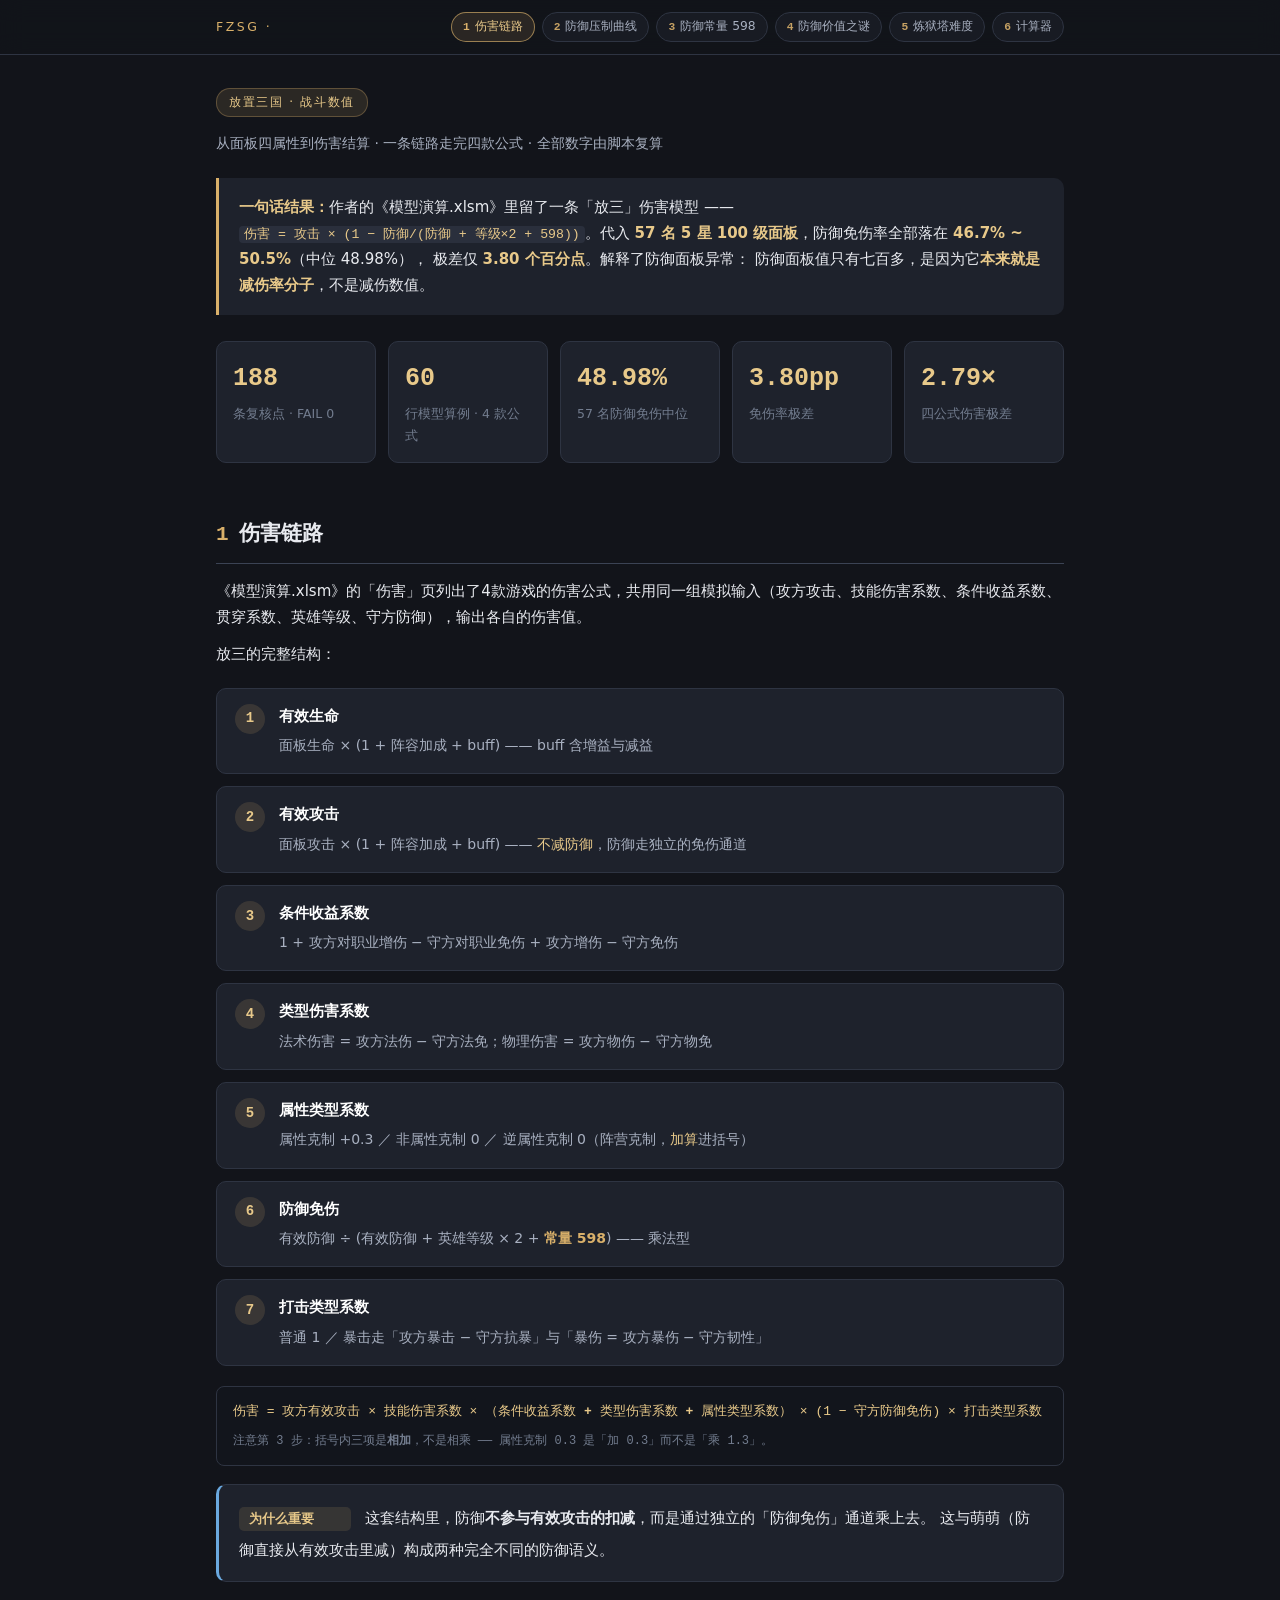
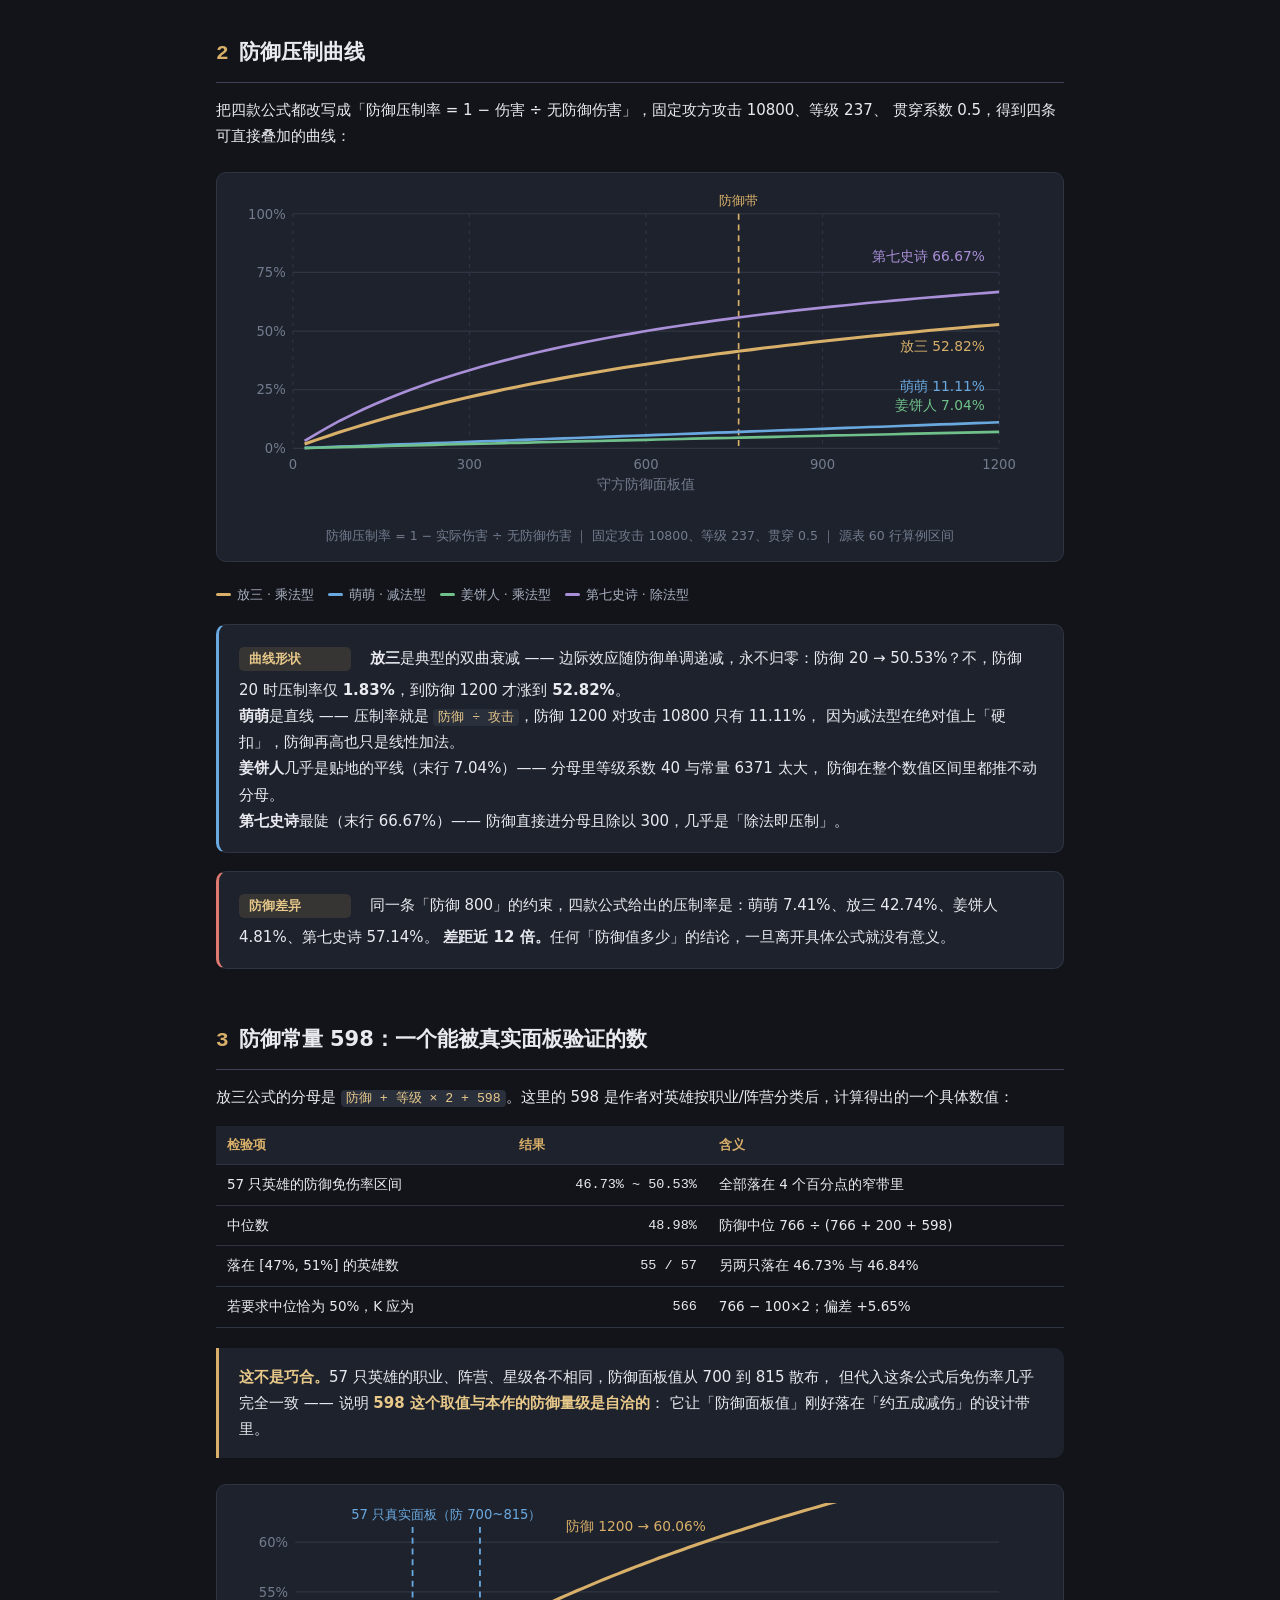
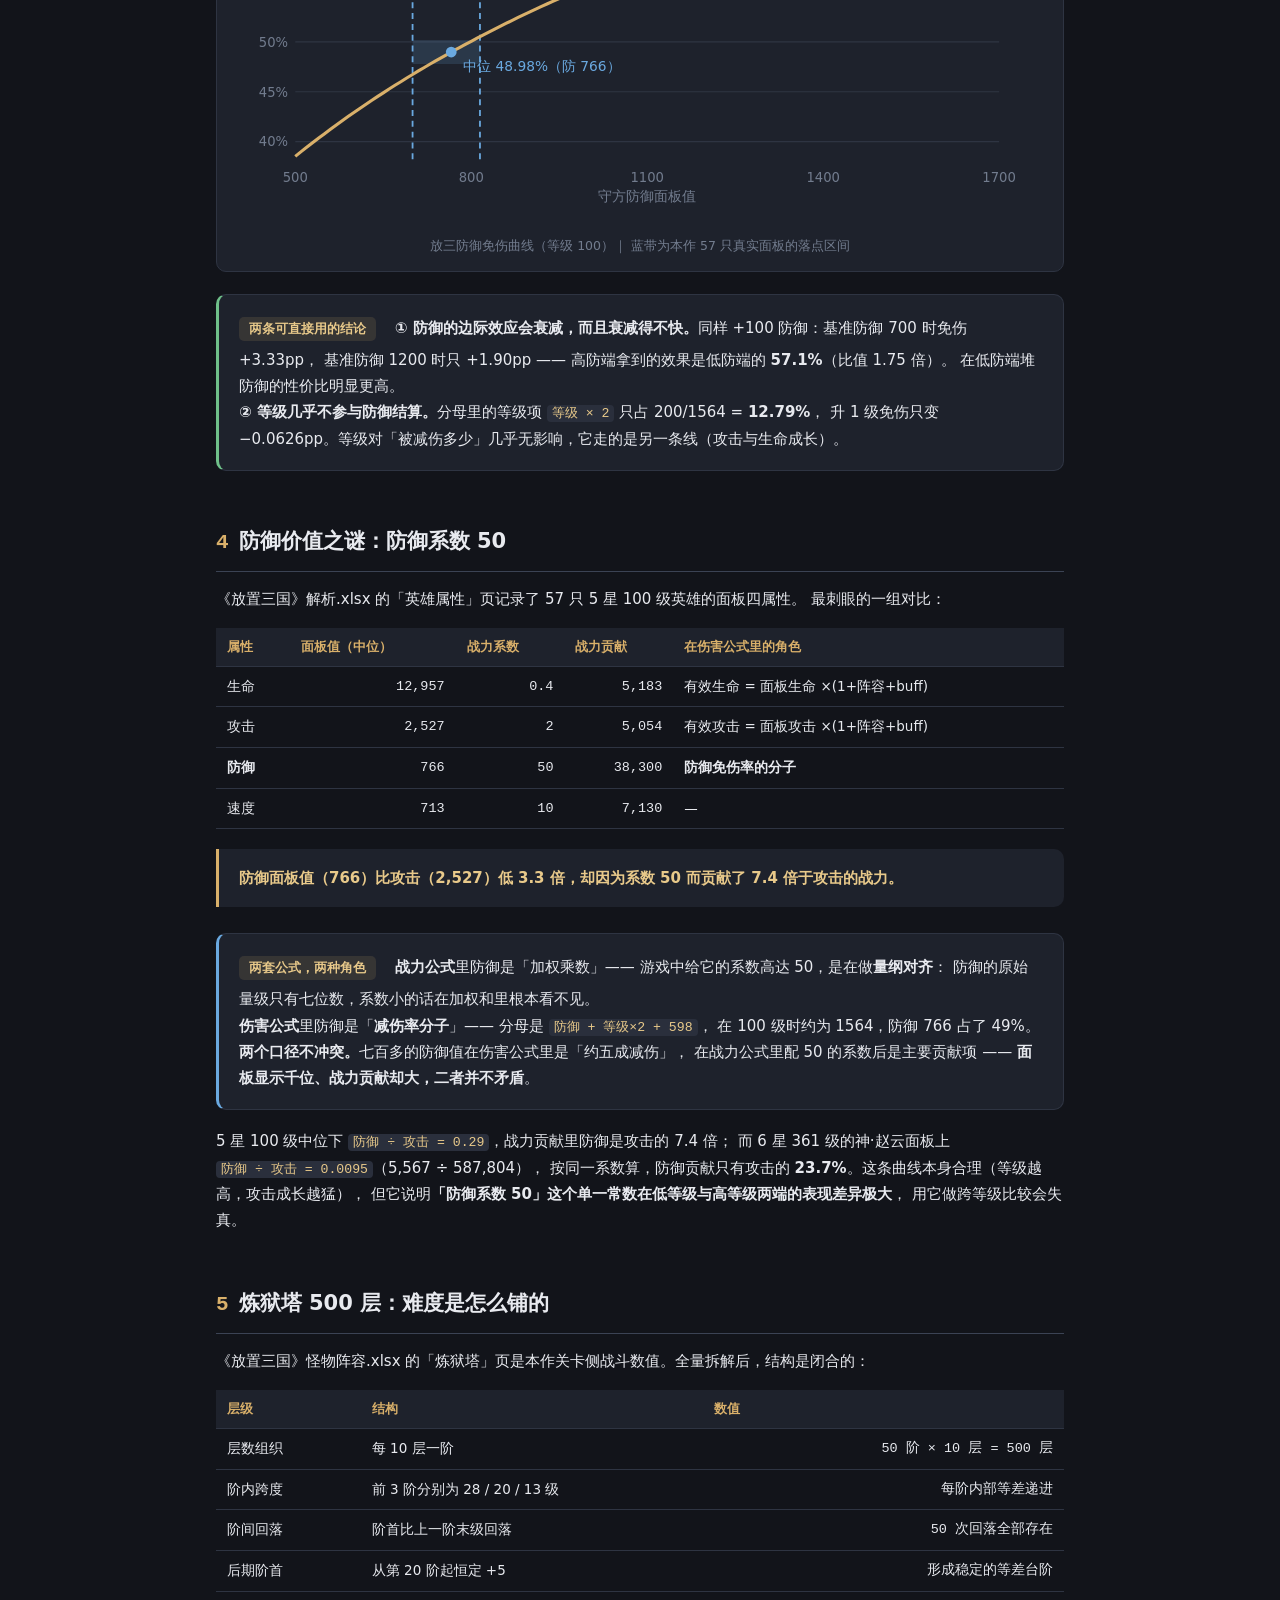
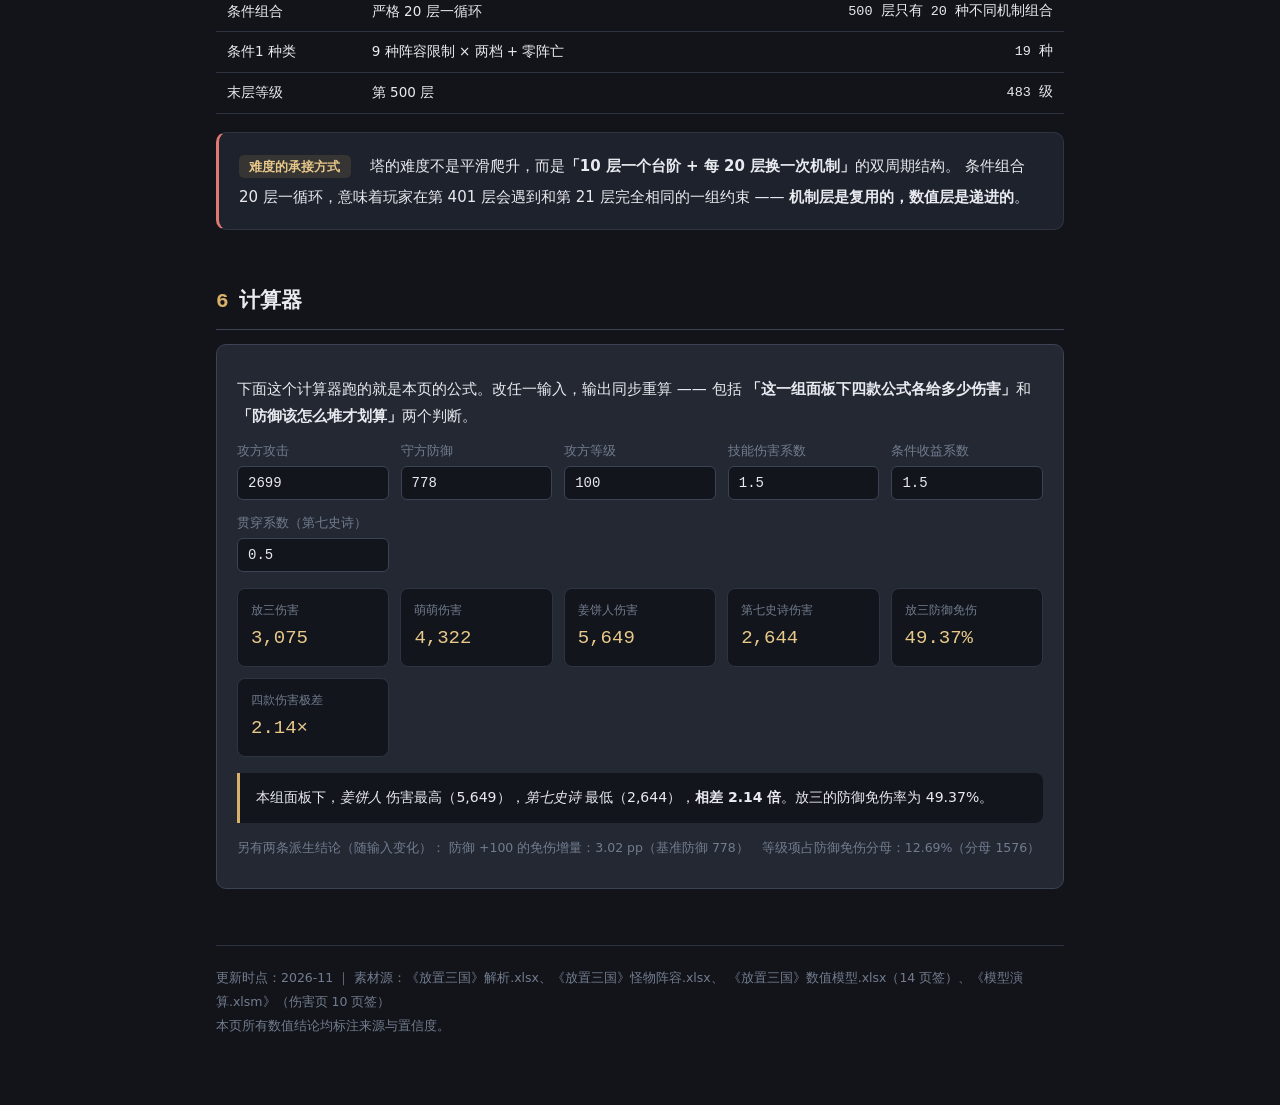
<file: number/fzsg.html>
<!DOCTYPE html>
<html lang="zh-CN">
<head>
<meta charset="UTF-8">
<meta name="viewport" content="width=device-width, initial-scale=1">
<title>《放置三国》战斗数值逆向拆解 · 从面板到伤害结算</title>
<style>
:root{
  --bg:#12141a; --bg2:#181b23; --panel:#1e222c; --panel2:#232833;
  --line:#2e3442; --line2:#3b4354;
  --tx:#e8eaef; --tx2:#a8b0c0; --tx3:#727c8e;
  --acc:#d9b06a; --acc2:#e8c98a;
  --blue:#6aa9e0; --purple:#a98fd8; --red:#e07a70; --green:#6fc08a;
  --r:10px;
}
*{box-sizing:border-box}
body{
  margin:0; padding-top:54px; background:var(--bg); color:var(--tx);
  font-family:"PingFang SC","Microsoft YaHei","Hiragino Sans GB",system-ui,sans-serif;
  font-size:15px; line-height:1.75;
}
.wrap{max-width:900px; margin:0 auto; padding:34px 26px 80px}
code{font-family:"SFMono-Regular",Consolas,"Liberation Mono",Menlo,monospace;
  background:#2a2f3c; padding:1px 5px; border-radius:4px; font-size:.88em;
  color:var(--acc2); white-space:nowrap}
h1{font-size:29px; margin:0 0 8px; letter-spacing:.5px}
h2{font-size:21px; margin:52px 0 14px; padding-bottom:9px; border-bottom:1px solid var(--line2);
  scroll-margin-top:74px}
h2 .n{color:var(--acc); font-family:"SFMono-Regular",Consolas,monospace; margin-right:10px}
h3{font-size:16px; margin:26px 0 10px; color:var(--acc2)}
p{margin:11px 0}
.sub{color:var(--tx2); font-size:14px; margin:0 0 22px}
.lead{background:var(--panel); border-left:3px solid var(--acc); border-radius:0 var(--r) var(--r) 0;
  padding:16px 20px; margin:20px 0 26px}
.lead b{color:var(--acc2)}
/* 固定顶部导航：左 eyebrow / 右 toc */
.topbar{position:fixed; top:0; left:0; right:0; z-index:100;
  background:rgba(18,20,26,.9); border-bottom:1px solid var(--line);
  backdrop-filter:blur(12px); -webkit-backdrop-filter:blur(12px)}
.topbar .inner{max-width:900px; margin:0 auto; padding:0 clamp(10px,2.6vw,26px); height:54px;
  display:flex; align-items:center; justify-content:space-between; gap:clamp(8px,1.7vw,16px)}
.topbar .eyebrow{flex:none; white-space:nowrap; color:var(--acc); letter-spacing:.2em;
  font-size:clamp(10.5px,1.35vw,12.5px); transition:font-size .2s}
.toc{display:flex; flex-wrap:nowrap; gap:clamp(3px,.7vw,7px); margin:0; min-width:0;
  overflow-x:auto; scrollbar-width:none; scroll-behavior:smooth}
.toc::-webkit-scrollbar{display:none}
.toc a{flex:none; display:inline-flex; align-items:baseline; gap:5px;
  border:1px solid var(--line); border-radius:20px; padding:3px clamp(5px,1.1vw,11px);
  font-size:clamp(10.5px,1.32vw,12.3px); color:var(--tx2); text-decoration:none;
  background:var(--bg2); white-space:nowrap;
  transition:border-color .15s,color .15s,background .15s,padding .2s,font-size .2s}
.toc a::before{content:attr(data-n); color:var(--acc); font-weight:700; opacity:.9;
  font-family:"SFMono-Regular",Consolas,monospace; font-size:.92em}
.toc a:hover{border-color:rgba(106,169,224,.55); color:var(--blue)}
.toc a.active{border-color:rgba(217,176,106,.65); color:var(--acc2); background:rgba(217,176,106,.12)}
.toc a.active::before{opacity:1}
.pill{display:inline-block; background:rgba(217,176,106,.13); color:var(--acc2);
  border:1px solid rgba(217,176,106,.3); border-radius:14px; padding:2px 11px;
  font-size:12px; margin-right:7px}
.stats{display:grid; grid-template-columns:repeat(auto-fit,minmax(158px,1fr)); gap:12px; margin:22px 0}
.stat{background:var(--panel); border:1px solid var(--line); border-radius:var(--r); padding:15px 16px}
.stat .v{font-size:25px; font-weight:700; color:var(--acc2); font-family:"SFMono-Regular",Consolas,monospace}
.stat .l{font-size:12.5px; color:var(--tx3); margin-top:3px}
table{width:100%; border-collapse:collapse; margin:16px 0; font-size:13.5px}
th,td{padding:8px 11px; border-bottom:1px solid var(--line); text-align:left}
th{color:var(--acc); font-weight:600; background:var(--panel); font-size:12.5px;
  white-space:nowrap}
td.n{font-family:"SFMono-Regular",Consolas,monospace; text-align:right; white-space:nowrap}
tr:hover td{background:rgba(255,255,255,.022)}
figure{margin:22px 0; background:var(--panel); border:1px solid var(--line);
  border-radius:var(--r); padding:18px 16px 14px}
figure svg{display:block; width:100%; height:auto}
figcaption{color:var(--tx3); font-size:12.5px; margin-top:11px; text-align:center}
.box{background:var(--panel); border:1px solid var(--line); border-radius:var(--r); padding:18px 20px; margin:18px 0}
.box.warn{border-left:3px solid var(--red)}
.box.ok{border-left:3px solid var(--green)}
.box.info{border-left:3px solid var(--blue)}
dl{margin:0}
dl>dt{display:inline-block; min-width:112px; background:rgba(217,176,106,.13);
  color:var(--acc2); border-radius:5px; padding:1px 10px; font-size:12.5px;
  margin:4px 14px 6px 0; font-weight:600}
dl>dd{display:inline; margin:0 0 8px; line-height:1.68}
dl>dd::after{content:""; display:block}
.grid2{display:grid; grid-template-columns:1fr 1fr; gap:16px}
@media(max-width:820px){.grid2{grid-template-columns:1fr} .topbar .eyebrow{letter-spacing:.12em}}
.calc{background:var(--panel2); border:1px solid var(--line2); border-radius:var(--r); padding:20px}
.calc .inrow{display:grid; grid-template-columns:repeat(auto-fit,minmax(140px,1fr)); gap:12px; margin-bottom:16px}
.calc label{display:block; font-size:12.5px; color:var(--tx3); margin-bottom:4px}
.calc input{width:100%; background:#12151c; border:1px solid var(--line2); color:var(--tx);
  border-radius:6px; padding:8px 10px; font-size:14px; font-family:"SFMono-Regular",Consolas,monospace}
.calc input:focus{outline:none; border-color:var(--acc)}
.calc .out{display:grid; grid-template-columns:repeat(auto-fit,minmax(150px,1fr)); gap:11px; margin:16px 0}
.calc .o{background:#12151c; border:1px solid var(--line); border-radius:8px; padding:11px 13px}
.calc .o .k{font-size:11.5px; color:var(--tx3)}
.calc .o .x{font-size:19px; font-family:"SFMono-Regular",Consolas,monospace; color:var(--acc2); margin-top:2px}
.verdict{background:#12151c; border-left:3px solid var(--acc); border-radius:0 8px 8px 0;
  padding:13px 16px; font-size:14px; line-height:1.7}
.legend{display:flex; flex-wrap:wrap; gap:14px; margin:4px 0 10px; font-size:12.5px; color:var(--tx2)}
.legend span{display:inline-flex; align-items:center; gap:6px}
.legend i{width:15px; height:3px; border-radius:2px; display:inline-block}
.steps{display:grid; gap:12px; margin:20px 0}
.step{background:var(--panel); border:1px solid var(--line); border-radius:var(--r);
  padding:15px 18px; display:flex; gap:14px; align-items:flex-start}
.step .i{flex:0 0 30px; height:30px; border-radius:50%; background:rgba(217,176,106,.15);
  color:var(--acc2); display:flex; align-items:center; justify-content:center;
  font-weight:700; font-size:14px; font-family:"SFMono-Regular",Consolas,monospace}
.step .body{flex:1}
.step .body>b{display:block; font-size:14.5px; color:#fff; margin-bottom:3px}
.step .body span{color:var(--tx2); font-size:14px}
.formula{background:#12151c; border:1px solid var(--line); border-radius:8px;
  padding:13px 16px; margin:12px 0; font-family:"SFMono-Regular",Consolas,monospace;
  font-size:13px; color:var(--acc2); overflow-x:auto; line-height:1.9}
.formula small{display:block; color:var(--tx3); font-family:inherit; font-size:12px; margin-top:5px}
.note{color:var(--tx3); font-size:12.5px; margin:9px 0}
.tag{display:inline-block; font-size:12px; letter-spacing:.14em;
  background:rgba(217,176,106,.13); color:var(--acc2);
  border:1px solid rgba(217,176,106,.3); border-radius:14px; padding:3px 12px; margin-bottom:14px}
.tags{display:flex; flex-wrap:wrap; gap:8px; margin:18px 0}
.tags a{background:var(--panel); border:1px solid var(--line); color:var(--tx2);
  padding:6px 14px; border-radius:8px; font-size:13px; text-decoration:none}
.tags a:hover{border-color:var(--acc); color:var(--acc2)}
footer{margin-top:56px; padding-top:20px; border-top:1px solid var(--line);
  color:var(--tx3); font-size:12.5px; line-height:1.9}
.tag-s2{background:rgba(224,122,112,.16); color:#ef9a91; border:1px solid rgba(224,122,112,.3)}
.tag-s3{background:rgba(217,176,106,.14); color:var(--acc2); border:1px solid rgba(217,176,106,.3)}
</style>
</head>
<body>

<nav class="topbar">
  <div class="inner">
    <div class="eyebrow">FZSG · </div>
    <div class="toc" id="toc">
      <a href="#chain" data-n="1">伤害链路</a>
      <a href="#curve" data-n="2">防御压制曲线</a>
      <a href="#k598" data-n="3">防御常量 598</a>
      <a href="#panel" data-n="4">防御价值之谜</a>
      <a href="#tower" data-n="5">炼狱塔难度</a>
      <a href="#calc" data-n="6">计算器</a>
    </div>
  </div>
</nav>

<div class="wrap">

<span class="tag">放置三国 · 战斗数值</span>
<p class="sub">从面板四属性到伤害结算 · 一条链路走完四款公式 · 全部数字由脚本复算</p>

<div class="lead">
  <b>一句话结果：</b>作者的《模型演算.xlsm》里留了一条「放三」伤害模型
  ——<code>伤害 = 攻击 × (1 − 防御/(防御 + 等级×2 + 598))</code>。代入
  <b>57 名 5 星 100 级面板</b>，防御免伤率全部落在 <b>46.7% ~ 50.5%</b>（中位 48.98%），
  极差仅 <b>3.80 个百分点</b>。解释了防御面板异常：
  防御面板值只有七百多，是因为它<b>本来就是减伤率分子</b>，不是减伤数值。
</div>

<div class="stats">
  <div class="stat"><div class="v">188</div><div class="l">条复核点 · FAIL 0</div></div>
  <div class="stat"><div class="v">60</div><div class="l">行模型算例 · 4 款公式</div></div>
  <div class="stat"><div class="v">48.98%</div><div class="l">57 名防御免伤中位</div></div>
  <div class="stat"><div class="v">3.80pp</div><div class="l">免伤率极差</div></div>
  <div class="stat"><div class="v">2.79×</div><div class="l">四公式伤害极差</div></div>
</div>

<!-- ========================================================= 伤害链路 -->
<h2 id="chain"><span class="n">1</span>伤害链路</h2>

<p>《模型演算.xlsm》的「伤害」页列出了4款游戏的伤害公式，共用同一组模拟输入（攻方攻击、技能伤害系数、条件收益系数、
贯穿系数、英雄等级、守方防御），输出各自的伤害值。</p>

<p>放三的完整结构：</p>

<div class="steps">
  <div class="step"><div class="i">1</div><div class="body">
    <b>有效生命</b><span>面板生命 × (1 + 阵容加成 + buff) —— buff 含增益与减益</span></div></div>
  <div class="step"><div class="i">2</div><div class="body">
    <b>有效攻击</b><span>面板攻击 × (1 + 阵容加成 + buff) —— <em style="color:var(--acc2);font-style:normal">不减防御</em>，防御走独立的免伤通道</span></div></div>
  <div class="step"><div class="i">3</div><div class="body">
    <b>条件收益系数</b><span>1 + 攻方对职业增伤 − 守方对职业免伤 + 攻方增伤 − 守方免伤</span></div></div>
  <div class="step"><div class="i">4</div><div class="body">
    <b>类型伤害系数</b><span>法术伤害 = 攻方法伤 − 守方法免；物理伤害 = 攻方物伤 − 守方物免</span></div></div>
  <div class="step"><div class="i">5</div><div class="body">
    <b>属性类型系数</b><span>属性克制 +0.3 ／ 非属性克制 0 ／ 逆属性克制 0（阵营克制，<em style="color:var(--acc2);font-style:normal">加算</em>进括号）</span></div></div>
  <div class="step"><div class="i">6</div><div class="body">
    <b>防御免伤</b><span>有效防御 ÷ (有效防御 + 英雄等级 × 2 + <b style="color:var(--acc)">常量 598</b>) —— 乘法型</span></div></div>
  <div class="step"><div class="i">7</div><div class="body">
    <b>打击类型系数</b><span>普通 1 ／ 暴击走「攻方暴击 − 守方抗暴」与「暴伤 = 攻方暴伤 − 守方韧性」</span></div></div>
</div>

<div class="formula">
伤害 = 攻方有效攻击 × 技能伤害系数 × （条件收益系数 <b>+</b> 类型伤害系数 <b>+</b> 属性类型系数） × (1 − 守方防御免伤) × 打击类型系数
<small>注意第 3 步：括号内三项是<b>相加</b>，不是相乘 —— 属性克制 0.3 是「加 0.3」而不是「乘 1.3」。</small>
</div>

<div class="box info">
<dl>
<dt>为什么重要</dt><dd>这套结构里，防御<b>不参与有效攻击的扣减</b>，而是通过独立的「防御免伤」通道乘上去。
这与萌萌（防御直接从有效攻击里减）构成两种完全不同的防御语义。
</dd>
</dl>
</div>

<!-- ========================================================= 防御压制曲线 -->
<h2 id="curve"><span class="n">2</span>防御压制曲线</h2>

<p>把四款公式都改写成「防御压制率 = 1 − 伤害 ÷ 无防御伤害」，固定攻方攻击 10800、等级 237、
贯穿系数 0.5，得到四条可直接叠加的曲线：</p>

<figure>
  <svg viewBox="0 0 680 270" role="img" aria-label="四款游戏防御压制率曲线对比">
  <line x1="50" y1="215.0" x2="640" y2="215.0" stroke="#2e3442" stroke-width="1"/>
  <text x="44" y="219.0" fill="#727c8e" font-size="11" text-anchor="end">0%</text>
  <line x1="50" y1="166.0" x2="640" y2="166.0" stroke="#2e3442" stroke-width="1"/>
  <text x="44" y="170.0" fill="#727c8e" font-size="11" text-anchor="end">25%</text>
  <line x1="50" y1="117.0" x2="640" y2="117.0" stroke="#2e3442" stroke-width="1"/>
  <text x="44" y="121.0" fill="#727c8e" font-size="11" text-anchor="end">50%</text>
  <line x1="50" y1="68.0" x2="640" y2="68.0" stroke="#2e3442" stroke-width="1"/>
  <text x="44" y="72.0" fill="#727c8e" font-size="11" text-anchor="end">75%</text>
  <line x1="50" y1="19.0" x2="640" y2="19.0" stroke="#2e3442" stroke-width="1"/>
  <text x="44" y="23.0" fill="#727c8e" font-size="11" text-anchor="end">100%</text>
  <line x1="50.0" y1="19" x2="50.0" y2="215" stroke="#2e3442" stroke-width="1" stroke-dasharray="3 4"/>
  <text x="50.0" y="232" fill="#727c8e" font-size="11" text-anchor="middle">0</text>
  <line x1="197.5" y1="19" x2="197.5" y2="215" stroke="#2e3442" stroke-width="1" stroke-dasharray="3 4"/>
  <text x="197.5" y="232" fill="#727c8e" font-size="11" text-anchor="middle">300</text>
  <line x1="345.0" y1="19" x2="345.0" y2="215" stroke="#2e3442" stroke-width="1" stroke-dasharray="3 4"/>
  <text x="345.0" y="232" fill="#727c8e" font-size="11" text-anchor="middle">600</text>
  <line x1="492.5" y1="19" x2="492.5" y2="215" stroke="#2e3442" stroke-width="1" stroke-dasharray="3 4"/>
  <text x="492.5" y="232" fill="#727c8e" font-size="11" text-anchor="middle">900</text>
  <line x1="640.0" y1="19" x2="640.0" y2="215" stroke="#2e3442" stroke-width="1" stroke-dasharray="3 4"/>
  <text x="640.0" y="232" fill="#727c8e" font-size="11" text-anchor="middle">1200</text>
  <text x="345" y="249" fill="#727c8e" font-size="11.5" text-anchor="middle">守方防御面板值</text>
  <rect x="394.2" y="137.6" width="56.5" height="-7.2" fill="#d9b06a" opacity=".14"/>
  <line x1="422.4" y1="19" x2="422.4" y2="215" stroke="#d9b06a" stroke-width="1.4" stroke-dasharray="5 4"/>
  <text x="422.4" y="12.0" fill="#d9b06a" font-size="11" text-anchor="middle">防御带</text>
  <text x="628.0" y="167.2" fill="#6aa9e0" font-size="11.5" text-anchor="end">萌萌 11.11%</text>
  <text x="628.0" y="133.5" fill="#d9b06a" font-size="11.5" text-anchor="end">放三 52.82%</text>
  <text x="628.0" y="183.2" fill="#6fc08a" font-size="11.5" text-anchor="end">姜饼人 7.04%</text>
  <text x="628.0" y="58.3" fill="#a98fd8" font-size="11.5" text-anchor="end">第七史诗 66.67%</text>
  <polyline fill="none" stroke="#6aa9e0" stroke-width="2.2" points="59.8,214.6 69.7,214.3 79.5,213.9 89.3,213.5 99.2,213.2 109.0,212.8 118.8,212.5 128.7,212.1 138.5,211.7 148.3,211.4 158.2,211.0 168.0,210.6 177.8,210.3 187.7,209.9 197.5,209.6 207.3,209.2 217.2,208.8 227.0,208.5 236.8,208.1 246.7,207.7 256.5,207.4 266.3,207.0 276.2,206.7 286.0,206.3 295.8,205.9 305.7,205.6 315.5,205.2 325.3,204.8 335.2,204.5 345.0,204.1 354.8,203.7 364.7,203.4 374.5,203.0 384.3,202.7 394.2,202.3 404.0,201.9 413.8,201.6 423.7,201.2 433.5,200.8 443.3,200.5 453.2,200.1 463.0,199.8 472.8,199.4 482.7,199.0 492.5,198.7 502.3,198.3 512.2,197.9 522.0,197.6 531.8,197.2 541.7,196.9 551.5,196.5 561.3,196.1 571.2,195.8 581.0,195.4 590.8,195.0 600.7,194.7 610.5,194.3 620.3,193.9 630.2,193.6 640.0,193.2"/>
  <polyline fill="none" stroke="#d9b06a" stroke-width="2.6" points="59.8,211.4 69.7,207.9 79.5,204.6 89.3,201.4 99.2,198.3 109.0,195.3 118.8,192.4 128.7,189.5 138.5,186.8 148.3,184.2 158.2,181.6 168.0,179.1 177.8,176.7 187.7,174.4 197.5,172.1 207.3,169.9 217.2,167.8 227.0,165.7 236.8,163.7 246.7,161.7 256.5,159.8 266.3,158.0 276.2,156.1 286.0,154.4 295.8,152.7 305.7,151.0 315.5,149.3 325.3,147.7 335.2,146.2 345.0,144.7 354.8,143.2 364.7,141.7 374.5,140.3 384.3,138.9 394.2,137.6 404.0,136.2 413.8,135.0 423.7,133.7 433.5,132.5 443.3,131.2 453.2,130.1 463.0,128.9 472.8,127.8 482.7,126.6 492.5,125.5 502.3,124.5 512.2,123.4 522.0,122.4 531.8,121.4 541.7,120.4 551.5,119.4 561.3,118.5 571.2,117.6 581.0,116.6 590.8,115.7 600.7,114.9 610.5,114.0 620.3,113.1 630.2,112.3 640.0,111.5"/>
  <polyline fill="none" stroke="#6fc08a" stroke-width="2.2" points="59.8,214.8 69.7,214.5 79.5,214.3 89.3,214.0 99.2,213.8 109.0,213.5 118.8,213.3 128.7,213.0 138.5,212.8 148.3,212.6 158.2,212.3 168.0,212.1 177.8,211.8 187.7,211.6 197.5,211.4 207.3,211.1 217.2,210.9 227.0,210.6 236.8,210.4 246.7,210.2 256.5,209.9 266.3,209.7 276.2,209.5 286.0,209.2 295.8,209.0 305.7,208.8 315.5,208.5 325.3,208.3 335.2,208.1 345.0,207.9 354.8,207.6 364.7,207.4 374.5,207.2 384.3,206.9 394.2,206.7 404.0,206.5 413.8,206.3 423.7,206.0 433.5,205.8 443.3,205.6 453.2,205.4 463.0,205.1 472.8,204.9 482.7,204.7 492.5,204.5 502.3,204.2 512.2,204.0 522.0,203.8 531.8,203.6 541.7,203.4 551.5,203.2 561.3,202.9 571.2,202.7 581.0,202.5 590.8,202.3 600.7,202.1 610.5,201.8 620.3,201.6 630.2,201.4 640.0,201.2"/>
  <polyline fill="none" stroke="#a98fd8" stroke-width="2.2" points="59.8,208.7 69.7,202.8 79.5,197.2 89.3,191.9 99.2,187.0 109.0,182.3 118.8,177.9 128.7,173.7 138.5,169.8 148.3,166.0 158.2,162.4 168.0,159.0 177.8,155.7 187.7,152.6 197.5,149.7 207.3,146.8 217.2,144.1 227.0,141.5 236.8,139.0 246.7,136.6 256.5,134.3 266.3,132.1 276.2,129.9 286.0,127.9 295.8,125.9 305.7,124.0 315.5,122.2 325.3,120.4 335.2,118.7 345.0,117.0 354.8,115.4 364.7,113.8 374.5,112.3 384.3,110.9 394.2,109.5 404.0,108.1 413.8,106.8 423.7,105.5 433.5,104.2 443.3,103.0 453.2,101.8 463.0,100.7 472.8,99.5 482.7,98.5 492.5,97.4 502.3,96.4 512.2,95.4 522.0,94.4 531.8,93.4 541.7,92.5 551.5,91.6 561.3,90.7 571.2,89.8 581.0,89.0 590.8,88.2 600.7,87.4 610.5,86.6 620.3,85.8 630.2,85.1 640.0,84.3"/>
  </svg>
  <figcaption>防御压制率 = 1 − 实际伤害 ÷ 无防御伤害 ｜ 固定攻击 10800、等级 237、贯穿 0.5 ｜ 源表 60 行算例区间</figcaption>
</figure>

<div class="legend">
  <span><i style="background:#d9b06a"></i>放三 · 乘法型</span>
  <span><i style="background:#6aa9e0"></i>萌萌 · 减法型</span>
  <span><i style="background:#6fc08a"></i>姜饼人 · 乘法型</span>
  <span><i style="background:#a98fd8"></i>第七史诗 · 除法型</span>
</div>

<div class="box info">
<dl>
<dt>曲线形状</dt><dd>
<b>放三</b>是典型的双曲衰减 —— 边际效应随防御单调递减，永不归零：防御 20 → 50.53%？不，防御 20 时压制率仅
<b>1.83%</b>，到防御 1200 才涨到 <b>52.82%</b>。<br>
<b>萌萌</b>是直线 —— 压制率就是 <code>防御 ÷ 攻击</code>，防御 1200 对攻击 10800 只有 11.11%，
因为减法型在绝对值上「硬扣」，防御再高也只是线性加法。<br>
<b>姜饼人</b>几乎是贴地的平线（末行 7.04%）—— 分母里等级系数 40 与常量 6371 太大，
防御在整个数值区间里都推不动分母。<br>
<b>第七史诗</b>最陡（末行 66.67%）—— 防御直接进分母且除以 300，几乎是「除法即压制」。
</dd>
</dl>
</div>

<div class="box warn">
<dl>
<dt>防御差异</dt><dd>
同一条「防御 800」的约束，四款公式给出的压制率是：萌萌 7.41%、放三 42.74%、姜饼人 4.81%、第七史诗 57.14%。
<b>差距近 12 倍。</b>任何「防御值多少」的结论，一旦离开具体公式就没有意义。
</dd>
</dl>
</div>

<!-- ========================================================= 防御常量 598 -->
<h2 id="k598"><span class="n">3</span>防御常量 598：一个能被真实面板验证的数</h2>

<p>放三公式的分母是 <code>防御 + 等级 × 2 + 598</code>。这里的 598 是作者对英雄按职业/阵营分类后，计算得出的一个具体数值：</p>

<table>
<thead><tr><th>检验项</th><th>结果</th><th>含义</th></tr></thead>
<tbody>
<tr><td>57 只英雄的防御免伤率区间</td><td class="n">46.73% ~ 50.53%</td><td>全部落在 4 个百分点的窄带里</td></tr>
<tr><td>中位数</td><td class="n">48.98%</td><td>防御中位 766 ÷ (766 + 200 + 598)</td></tr>
<tr><td>落在 [47%, 51%] 的英雄数</td><td class="n">55 / 57</td><td>另两只落在 46.73% 与 46.84%</td></tr>
<tr><td>若要求中位恰为 50%，K 应为</td><td class="n">566</td><td>766 − 100×2；偏差 +5.65%</td></tr>
</tbody>
</table>

<div class="lead">
  <b>这不是巧合。</b>57 只英雄的职业、阵营、星级各不相同，防御面板值从 700 到 815 散布，
  但代入这条公式后免伤率几乎完全一致 —— 说明 <b>598 这个取值与本作的防御量级是自洽的</b>：
  它让「防御面板值」刚好落在「约五成减伤」的设计带里。
</div>

<figure>
  <svg viewBox="0 0 680 268" role="img" aria-label="放三防御免伤曲线与57只真实面板分布">
  <line x1="52" y1="199.3" x2="640" y2="199.3" stroke="#2e3442" stroke-width="1"/>
  <text x="46" y="203.3" fill="#727c8e" font-size="11" text-anchor="end">40%</text>
  <line x1="52" y1="157.7" x2="640" y2="157.7" stroke="#2e3442" stroke-width="1"/>
  <text x="46" y="161.7" fill="#727c8e" font-size="11" text-anchor="end">45%</text>
  <line x1="52" y1="116.0" x2="640" y2="116.0" stroke="#2e3442" stroke-width="1"/>
  <text x="46" y="120.0" fill="#727c8e" font-size="11" text-anchor="end">50%</text>
  <line x1="52" y1="74.3" x2="640" y2="74.3" stroke="#2e3442" stroke-width="1"/>
  <text x="46" y="78.3" fill="#727c8e" font-size="11" text-anchor="end">55%</text>
  <line x1="52" y1="32.7" x2="640" y2="32.7" stroke="#2e3442" stroke-width="1"/>
  <text x="46" y="36.7" fill="#727c8e" font-size="11" text-anchor="end">60%</text>
  <text x="52.0" y="233" fill="#727c8e" font-size="11" text-anchor="middle">500</text>
  <text x="199.0" y="233" fill="#727c8e" font-size="11" text-anchor="middle">800</text>
  <text x="346.0" y="233" fill="#727c8e" font-size="11" text-anchor="middle">1100</text>
  <text x="493.0" y="233" fill="#727c8e" font-size="11" text-anchor="middle">1400</text>
  <text x="640.0" y="233" fill="#727c8e" font-size="11" text-anchor="middle">1700</text>
  <text x="346" y="249" fill="#727c8e" font-size="11.5" text-anchor="middle">守方防御面板值</text>
  <rect x="150.0" y="114.5" width="56.3" height="20" fill="#6aa9e0" opacity=".16"/>
<line x1="150.0" y1="20" x2="150.0" y2="216" stroke="#6aa9e0" stroke-width="1.5" stroke-dasharray="5 4"/>
<line x1="206.3" y1="20" x2="206.3" y2="216" stroke="#6aa9e0" stroke-width="1.5" stroke-dasharray="5 4"/>
  <text x="178.2" y="13.0" fill="#6aa9e0" font-size="11" text-anchor="middle">57 只真实面板（防 700~815）</text>
  <polyline fill="none" stroke="#d9b06a" stroke-width="2.6" points="52.0,211.7 56.9,207.7 61.8,203.9 66.7,200.1 71.6,196.3 76.5,192.7 81.4,189.0 86.3,185.4 91.2,181.9 96.1,178.4 101.0,175.0 105.9,171.6 110.8,168.3 115.7,165.0 120.6,161.8 125.5,158.6 130.4,155.4 135.3,152.3 140.2,149.3 145.1,146.2 150.0,143.3 154.9,140.3 159.8,137.4 164.7,134.5 169.6,131.7 174.5,128.9 179.4,126.2 184.3,123.4 189.2,120.8 194.1,118.1 199.0,115.5 203.9,112.9 208.8,110.3 213.7,107.8 218.6,105.3 223.5,102.9 228.4,100.4 233.3,98.0 238.2,95.6 243.1,93.3 248.0,91.0 252.9,88.7 257.8,86.4 262.7,84.2 267.6,82.0 272.5,79.8 277.4,77.6 282.3,75.5 287.2,73.3 292.1,71.3 297.0,69.2 301.9,67.1 306.8,65.1 311.7,63.1 316.6,61.1 321.5,59.2 326.4,57.2 331.3,55.3 336.2,53.4 341.1,51.6 346.0,49.7 350.9,47.9 355.8,46.0 360.7,44.3 365.6,42.5 370.5,40.7 375.4,39.0 380.3,37.2 385.2,35.5 390.1,33.8 395.0,32.2 399.9,30.5 404.8,28.9 409.7,27.2 414.6,25.6 419.5,24.0 424.4,22.5 429.3,20.9 434.2,19.4 439.1,17.8 444.0,16.3 448.9,14.8 453.8,13.3 458.7,11.8 463.6,10.4 468.5,8.9 473.4,7.5 478.3,6.1 483.2,4.7 488.1,3.3 493.0,1.9 497.9,0.5 502.8,-0.8 507.7,-2.2 512.6,-3.5 517.5,-4.8 522.4,-6.2 527.3,-7.5 532.2,-8.7 537.1,-10.0 542.0,-11.3 546.9,-12.5 551.8,-13.8 556.7,-15.0 561.6,-16.2 566.5,-17.4 571.4,-18.6 576.3,-19.8 581.2,-21.0 586.1,-22.2 591.0,-23.4 595.9,-24.5 600.8,-25.6 605.7,-26.8 610.6,-27.9 615.5,-29.0 620.4,-30.1 625.3,-31.2 630.2,-32.3 635.1,-33.4 640.0,-34.5"/>
  <circle cx="182.3" cy="124.5" r="4.5" fill="#6aa9e0"/>
  <text x="192.3" y="140.5" fill="#6aa9e0" font-size="11.5" text-anchor="start">中位 48.98%（防 766）</text>
  <text x="395.0" y="23.2" fill="#d9b06a" font-size="11.5" text-anchor="end">防御 1200 → 60.06%</text>
  </svg>
  <figcaption>放三防御免伤曲线（等级 100）｜ 蓝带为本作 57 只真实面板的落点区间</figcaption>
</figure>

<div class="box ok">
<dl>
<dt>两条可直接用的结论</dt><dd>
<b>① 防御的边际效应会衰减，而且衰减得不快。</b>同样 +100 防御：基准防御 700 时免伤 +3.33pp，
基准防御 1200 时只 +1.90pp —— 高防端拿到的效果是低防端的 <b>57.1%</b>（比值 1.75 倍）。
在低防端堆防御的性价比明显更高。<br>
<b>② 等级几乎不参与防御结算。</b>分母里的等级项 <code>等级 × 2</code> 只占 200/1564 = <b>12.79%</b>，
升 1 级免伤只变 −0.0626pp。等级对「被减伤多少」几乎无影响，它走的是另一条线（攻击与生命成长）。
</dd>
</dl>
</div>

<!-- ========================================================= 防御价值之谜 -->
<h2 id="panel"><span class="n">4</span>防御价值之谜：防御系数 50</h2>

<p>《放置三国》解析.xlsx 的「英雄属性」页记录了 57 只 5 星 100 级英雄的面板四属性。
最刺眼的一组对比：</p>

<table>
<thead><tr><th>属性</th><th>面板值（中位）</th><th>战力系数</th><th>战力贡献</th><th>在伤害公式里的角色</th></tr></thead>
<tbody>
<tr><td>生命</td><td class="n">12,957</td><td class="n">0.4</td><td class="n">5,183</td><td>有效生命 = 面板生命 ×(1+阵容+buff)</td></tr>
<tr><td>攻击</td><td class="n">2,527</td><td class="n">2</td><td class="n">5,054</td><td>有效攻击 = 面板攻击 ×(1+阵容+buff)</td></tr>
<tr><td><b>防御</b></td><td class="n">766</td><td class="n">50</td><td class="n">38,300</td><td><b>防御免伤率的分子</b></td></tr>
<tr><td>速度</td><td class="n">713</td><td class="n">10</td><td class="n">7,130</td><td>—</td></tr>
</tbody>
</table>

<div class="lead">
  <b>防御面板值（766）比攻击（2,527）低 3.3 倍，却因为系数 50 而贡献了 7.4 倍于攻击的战力。</b>
</div>

<div class="box info">
<dl>
<dt>两套公式，两种角色</dt><dd>
<b>战力公式</b>里防御是「加权乘数」—— 游戏中给它的系数高达 50，是在做<b>量纲对齐</b>：
防御的原始量级只有七位数，系数小的话在加权和里根本看不见。<br>
<b>伤害公式</b>里防御是「<b>减伤率分子</b>」—— 分母是 <code>防御 + 等级×2 + 598</code>，
在 100 级时约为 1564，防御 766 占了 49%。<br>
<b>两个口径不冲突。</b>七百多的防御值在伤害公式里是「约五成减伤」，
在战力公式里配 50 的系数后是主要贡献项 —— <b>面板显示千位、战力贡献却大，二者并不矛盾</b>。
</dd>
</dl>
</div>

<p>5 星 100 级中位下 <code>防御 ÷ 攻击 = 0.29</code>，战力贡献里防御是攻击的 7.4 倍；
而 6 星 361 级的神·赵云面板上 <code>防御 ÷ 攻击 = 0.0095</code>（5,567 ÷ 587,804），
按同一系数算，防御贡献只有攻击的 <b>23.7%</b>。这条曲线本身合理（等级越高，攻击成长越猛），
但它说明<b>「防御系数 50」这个单一常数在低等级与高等级两端的表现差异极大</b>，
用它做跨等级比较会失真。</p>

<!-- ========================================================= 炼狱塔难度 -->
<h2 id="tower"><span class="n">5</span>炼狱塔 500 层：难度是怎么铺的</h2>

<p>《放置三国》怪物阵容.xlsx 的「炼狱塔」页是本作关卡侧战斗数值。全量拆解后，结构是闭合的：</p>

<table>
<thead><tr><th>层级</th><th>结构</th><th>数值</th></tr></thead>
<tbody>
<tr><td>层数组织</td><td>每 10 层一阶</td><td class="n">50 阶 × 10 层 = 500 层</td></tr>
<tr><td>阶内跨度</td><td>前 3 阶分别为 28 / 20 / 13 级</td><td class="n">每阶内部等差递进</td></tr>
<tr><td>阶间回落</td><td>阶首比上一阶末级回落</td><td class="n">50 次回落全部存在</td></tr>
<tr><td>后期阶首</td><td>从第 20 阶起恒定 +5</td><td class="n">形成稳定的等差台阶</td></tr>
<tr><td>条件组合</td><td>严格 20 层一循环</td><td class="n">500 层只有 20 种不同机制组合</td></tr>
<tr><td>条件1 种类</td><td>9 种阵容限制 × 两档 + 零阵亡</td><td class="n">19 种</td></tr>
<tr><td>末层等级</td><td>第 500 层</td><td class="n">483 级</td></tr>
</tbody>
</table>

<div class="box warn">
<dl>
<dt>难度的承接方式</dt><dd>
塔的难度不是平滑爬升，而是<b>「10 层一个台阶 + 每 20 层换一次机制」</b>的双周期结构。
条件组合 20 层一循环，意味着玩家在第 401 层会遇到和第 21 层完全相同的一组约束 ——
<b>机制层是复用的，数值层是递进的</b>。
</dd>
</dl>
</div>

<!-- ========================================================= 计算器 -->
<h2 id="calc"><span class="n">6</span>计算器</h2>

<div class="calc">
  <p>下面这个计算器跑的就是本页的公式。改任一输入，输出同步重算 —— 包括
  <strong>「这一组面板下四款公式各给多少伤害」</strong>和
  <strong>「防御该怎么堆才划算」</strong>两个判断。</p>

  <div class="inrow">
    <div><label>攻方攻击</label><input id="i-atk" type="number" value="2699"></div>
    <div><label>守方防御</label><input id="i-def" type="number" value="778"></div>
    <div><label>攻方等级</label><input id="i-lv" type="number" value="100"></div>
    <div><label>技能伤害系数</label><input id="i-mul" type="number" value="1.5" step="0.1"></div>
    <div><label>条件收益系数</label><input id="i-cond" type="number" value="1.5" step="0.1"></div>
    <div><label>贯穿系数（第七史诗）</label><input id="i-pierce" type="number" value="0.5" step="0.1"></div>
  </div>

  <div class="out">
    <div class="o"><div class="k">放三伤害</div><div class="x" id="o-t">—</div></div>
    <div class="o"><div class="k">萌萌伤害</div><div class="x" id="o-s">—</div></div>
    <div class="o"><div class="k">姜饼人伤害</div><div class="x" id="o-u">—</div></div>
    <div class="o"><div class="k">第七史诗伤害</div><div class="x" id="o-v">—</div></div>
    <div class="o"><div class="k">放三防御免伤</div><div class="x" id="o-mr">—</div></div>
    <div class="o"><div class="k">四款伤害极差</div><div class="x" id="o-ratio">—</div></div>
  </div>

  <div class="verdict" id="o-verdict">—</div>

  <p class="note" style="margin-top:14px">另有两条派生结论（随输入变化）：
  <span id="o-marginal">—</span>　<span id="o-lvshare">—</span></p>
</div>


<footer>
  更新时点：2026-11 ｜ 素材源：《放置三国》解析.xlsx、《放置三国》怪物阵容.xlsx、
  《放置三国》数值模型.xlsx（14 页签）、《模型演算.xlsm》（伤害页 10 页签）<br>
  本页所有数值结论均标注来源与置信度。
</footer>

</div>

<script>
(function(){
  function num(id, dflt){
    var v = parseFloat(document.getElementById(id).value);
    return isFinite(v) ? v : dflt;
  }
  function fmt(x){
    return Math.round(x).toLocaleString('en-US');
  }
  function pct(x, d){
    return (x*100).toFixed(d===undefined?2:d) + '%';
  }
  function set(id, v){
    var e = document.getElementById(id);
    e.value = v;
    e.dispatchEvent(new Event('input', {bubbles:true}));
  }

  var ids = ['i-atk','i-def','i-lv','i-mul','i-cond','i-pierce'];

  function calc(){
    var atk = num('i-atk', 0), def = num('i-def', 0), lv = num('i-lv', 0);
    var mul = num('i-mul', 1), cond = num('i-cond', 1), pierce = num('i-pierce', 0.5);

    var mrT = def / (def + lv*2 + 598);
    var mrU = def / (def + lv*40 + 6371);
    var dT = atk * (1 - mrT) * mul * cond;
    var dS = Math.max(atk - def, 0) * mul * cond;
    var dU = atk * (1 - mrU) * mul * cond;
    var dV = atk * mul * cond / (def * pierce / 300 + 1);

    document.getElementById('o-t').textContent = fmt(dT);
    document.getElementById('o-s').textContent = fmt(dS);
    document.getElementById('o-u').textContent = fmt(dU);
    document.getElementById('o-v').textContent = fmt(dV);
    document.getElementById('o-mr').textContent = pct(mrT);
    var arr = [dT, dS, dU, dV];
    var mx = Math.max.apply(null, arr), mn = Math.min.apply(null, arr);
    document.getElementById('o-ratio').textContent = mn > 0 ? (mx/mn).toFixed(2) + '×' : '—';

    // 防御边际：+100 防御带来的免伤增量（pp）
    var t1 = def/(def + lv*2 + 598);
    var t2 = (def+100)/((def+100) + lv*2 + 598);
    document.getElementById('o-marginal').textContent =
      '防御 +100 的免伤增量：' + ((t2-t1)*100).toFixed(2) + ' pp（基准防御 ' + Math.round(def) + '）';

    // 等级项在分母里的占比
    var denom = def + lv*2 + 598;
    document.getElementById('o-lvshare').textContent =
      '等级项占防御免伤分母：' + pct(lv*2/denom) + '（分母 ' + Math.round(denom) + '）';

    // 判断句
    var v = document.getElementById('o-verdict');
    if (def > atk && atk > 0){
      v.innerHTML = '守方防御 <em>' + Math.round(def) + '</em> 已超过攻方攻击 <em>' +
        fmt(atk) + '</em>：萌萌的减法型会把有效攻击<b>压到 0</b>，其余三款仍有伤害。' +
        '这类面板差只可能出现在跨养成段对拼里。';
    } else if (pierce <= 0){
      v.innerHTML = '贯穿系数为 0：第七史诗的除法型退化为「伤害 = 攻击 × 系数 × 系数」，' +
        '<b>防御完全失效</b>。';
    } else if (mn <= 0){
      v.innerHTML = '本组输入下至少一款公式给出 0 伤害，四款极差无法计算。';
    } else {
      var best = '放三', bestV = dT;
      if (dS > bestV){ best = '萌萌'; bestV = dS; }
      if (dU > bestV){ best = '姜饼人'; bestV = dU; }
      if (dV > bestV){ best = '第七史诗'; bestV = dV; }
      var worst = '放三', worstV = dT;
      if (dS < worstV){ worst = '萌萌'; worstV = dS; }
      if (dU < worstV){ worst = '姜饼人'; worstV = dU; }
      if (dV < worstV){ worst = '第七史诗'; worstV = dV; }
      v.innerHTML = '本组面板下，<em>' + best + '</em> 伤害最高（' + fmt(bestV) + '），<em>' +
        worst + '</em> 最低（' + fmt(worstV) + '），<b>相差 ' + (bestV/worstV).toFixed(2) +
        ' 倍</b>。放三的防御免伤率为 ' + pct(mrT) + '。';
    }
  }

  ids.forEach(function(id){
    document.getElementById(id).addEventListener('input', calc);
  });
  calc();
})();

// 顶部导航：随滚动高亮当前章节 + 窄屏自动把当前胶囊滚入可视区
(function(){
  var toc = document.getElementById('toc');
  if(!toc) return;
  var links = Array.prototype.slice.call(toc.querySelectorAll('a'));
  var items = links.map(function(a){
    return { link:a, sec:document.getElementById(a.getAttribute('href').slice(1)) };
  }).filter(function(it){ return it.sec; });
  if(!items.length) return;

  function setActive(link){
    links.forEach(function(a){ a.classList.toggle('active', a === link); });
    if(link){
      var lr = link.getBoundingClientRect(), tr = toc.getBoundingClientRect();
      if(lr.left < tr.left || lr.right > tr.right){
        toc.scrollTo({ left: link.offsetLeft - (toc.clientWidth - link.offsetWidth)/2, behavior:'smooth' });
      }
    }
  }
  function sync(){
    var line = 130, current = null;
    items.forEach(function(it){
      if(it.sec.getBoundingClientRect().top <= line) current = it.link;
    });
    if(window.innerHeight + window.scrollY >= document.documentElement.scrollHeight - 2){
      current = links[links.length-1];
    }
    if(!current) current = links[0];
    setActive(current);
  }
  links.forEach(function(a){ a.addEventListener('click', function(){ setActive(a); }); });
  window.addEventListener('scroll', sync, { passive:true });
  window.addEventListener('resize', sync);
  sync();
})();
</script>
</body>
</html>
</file>
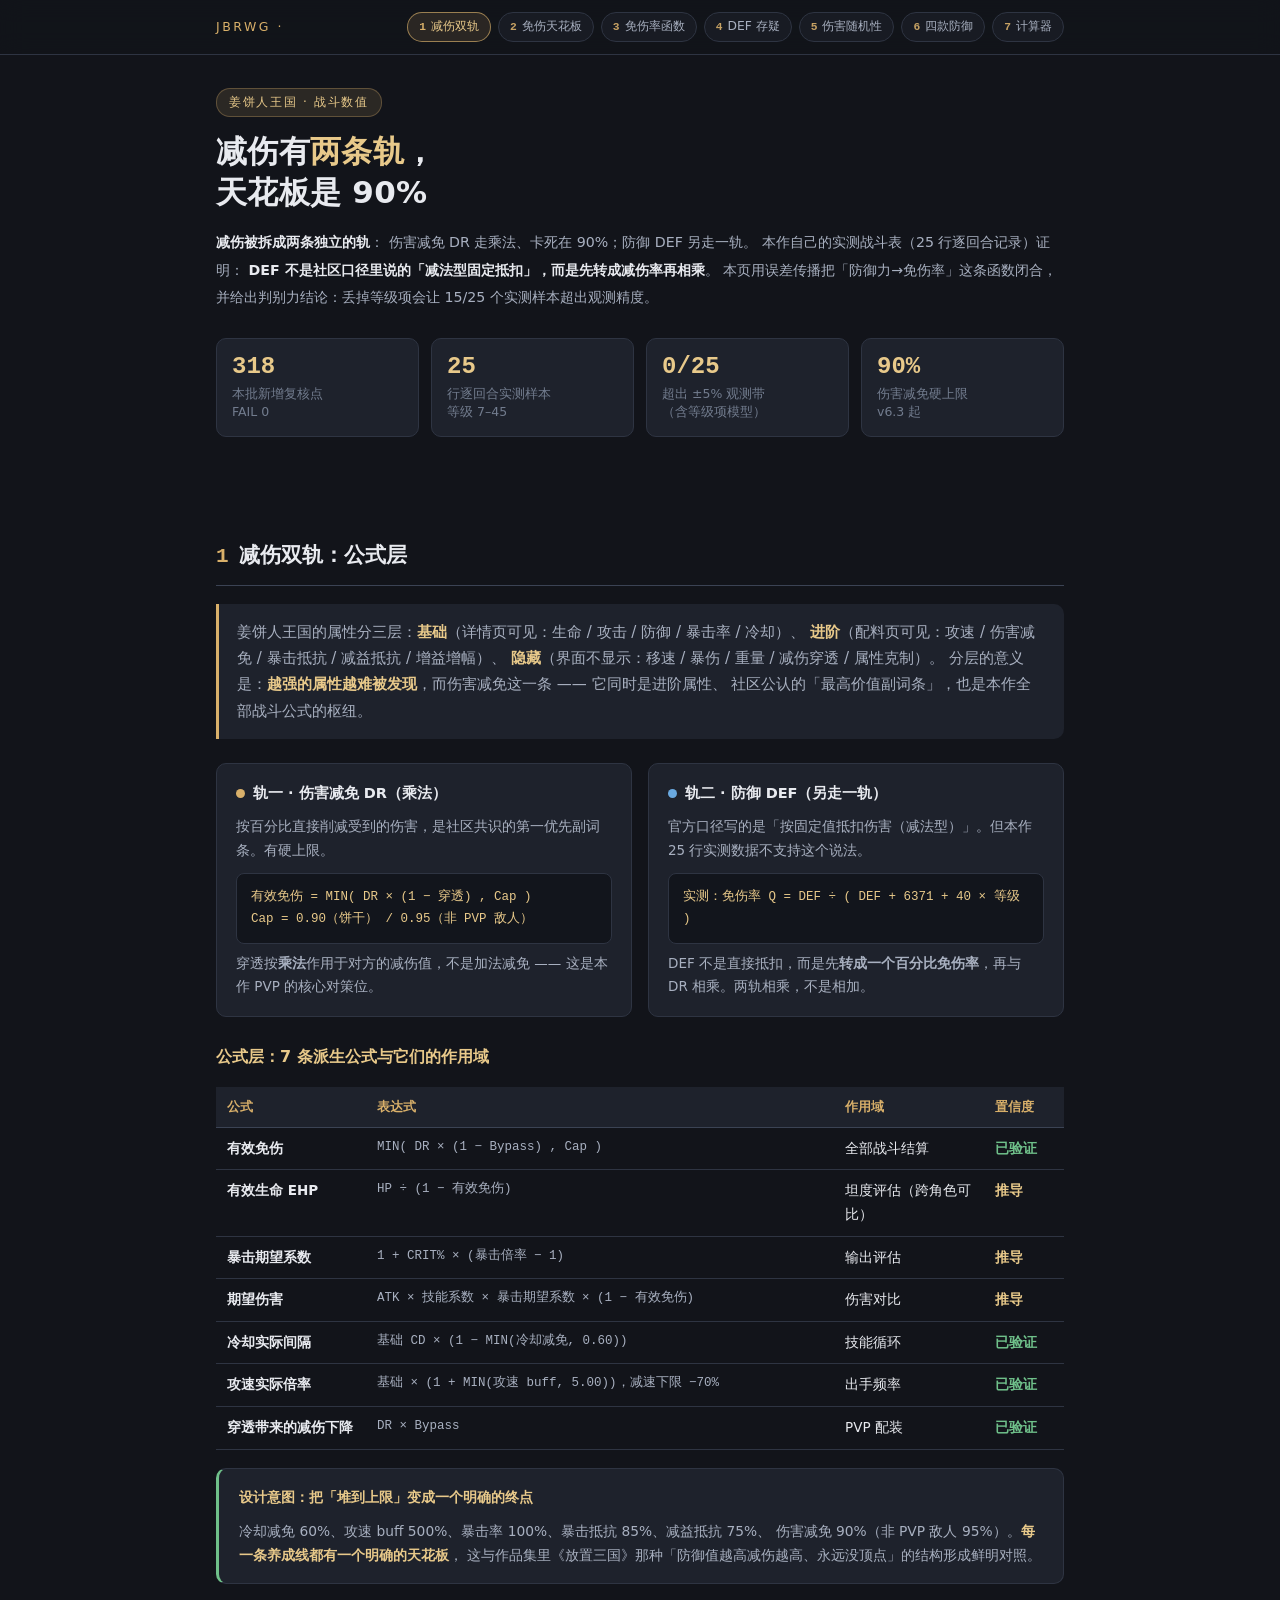
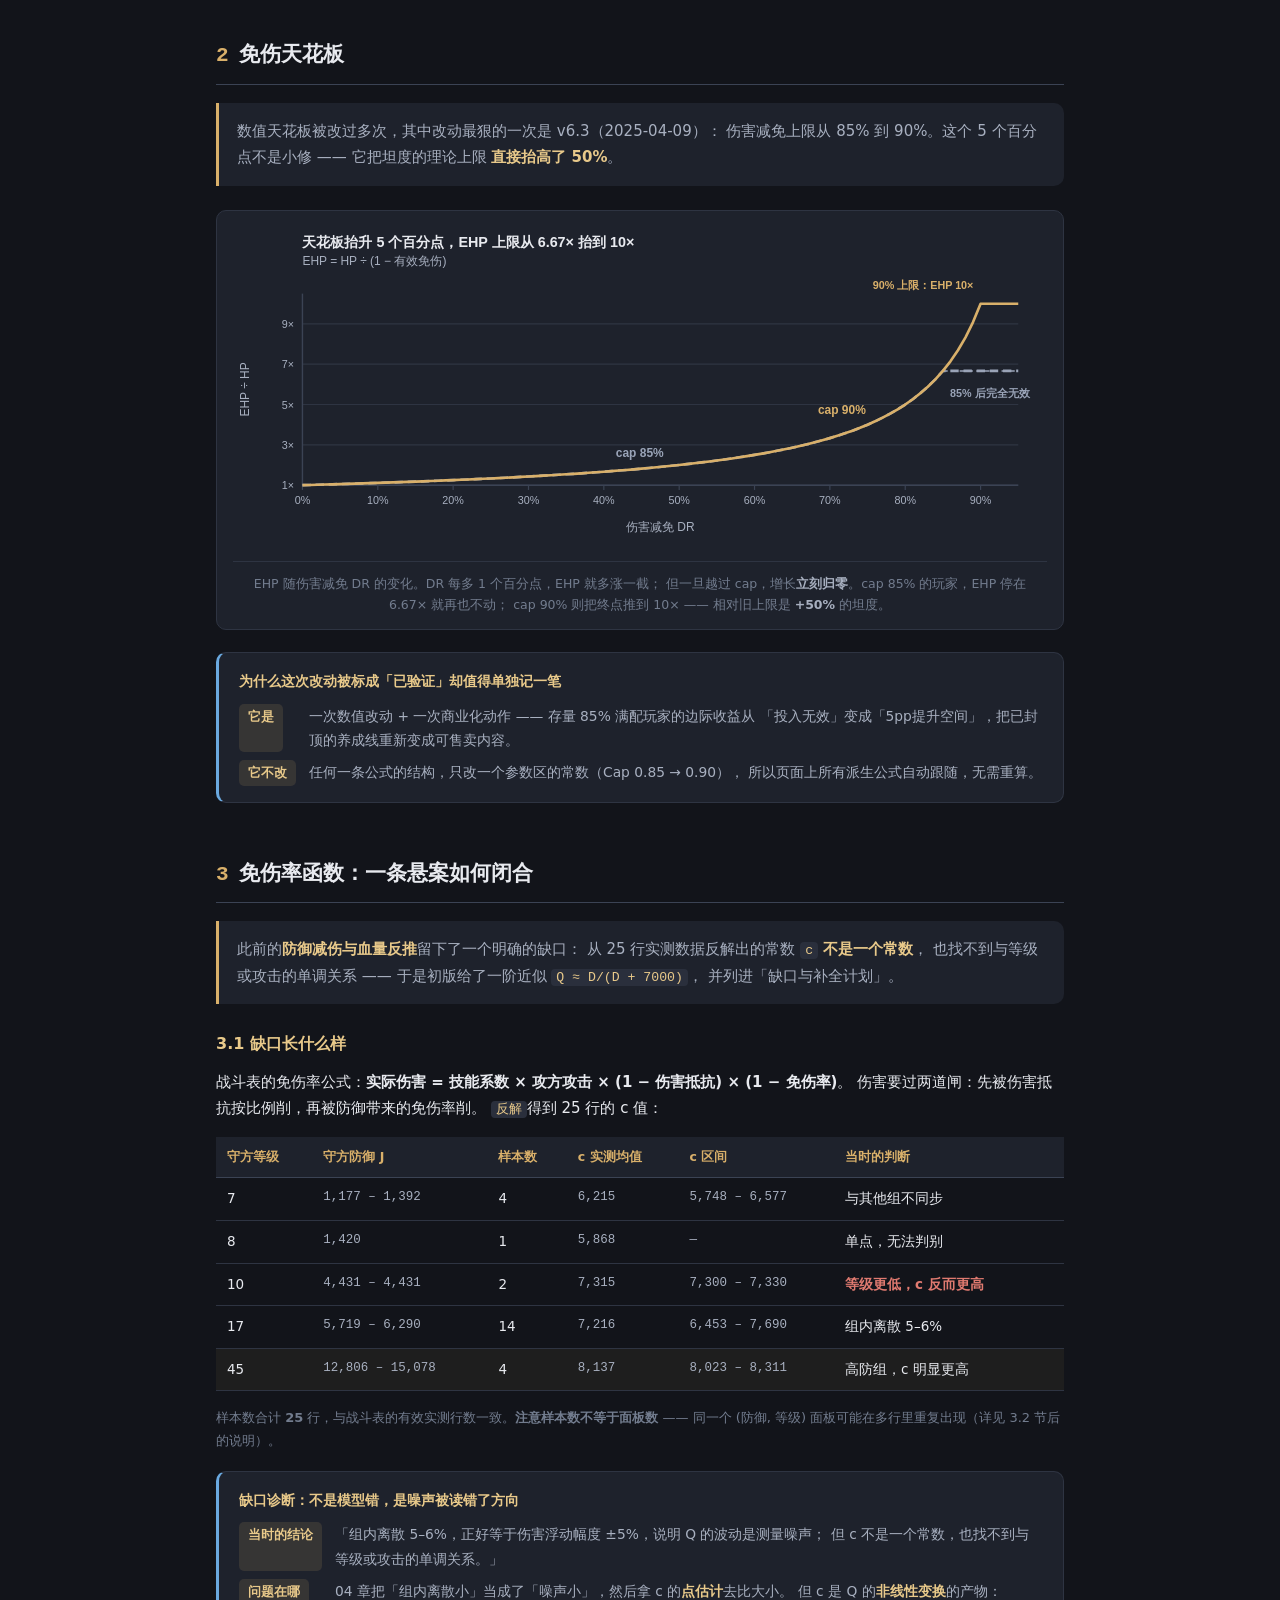
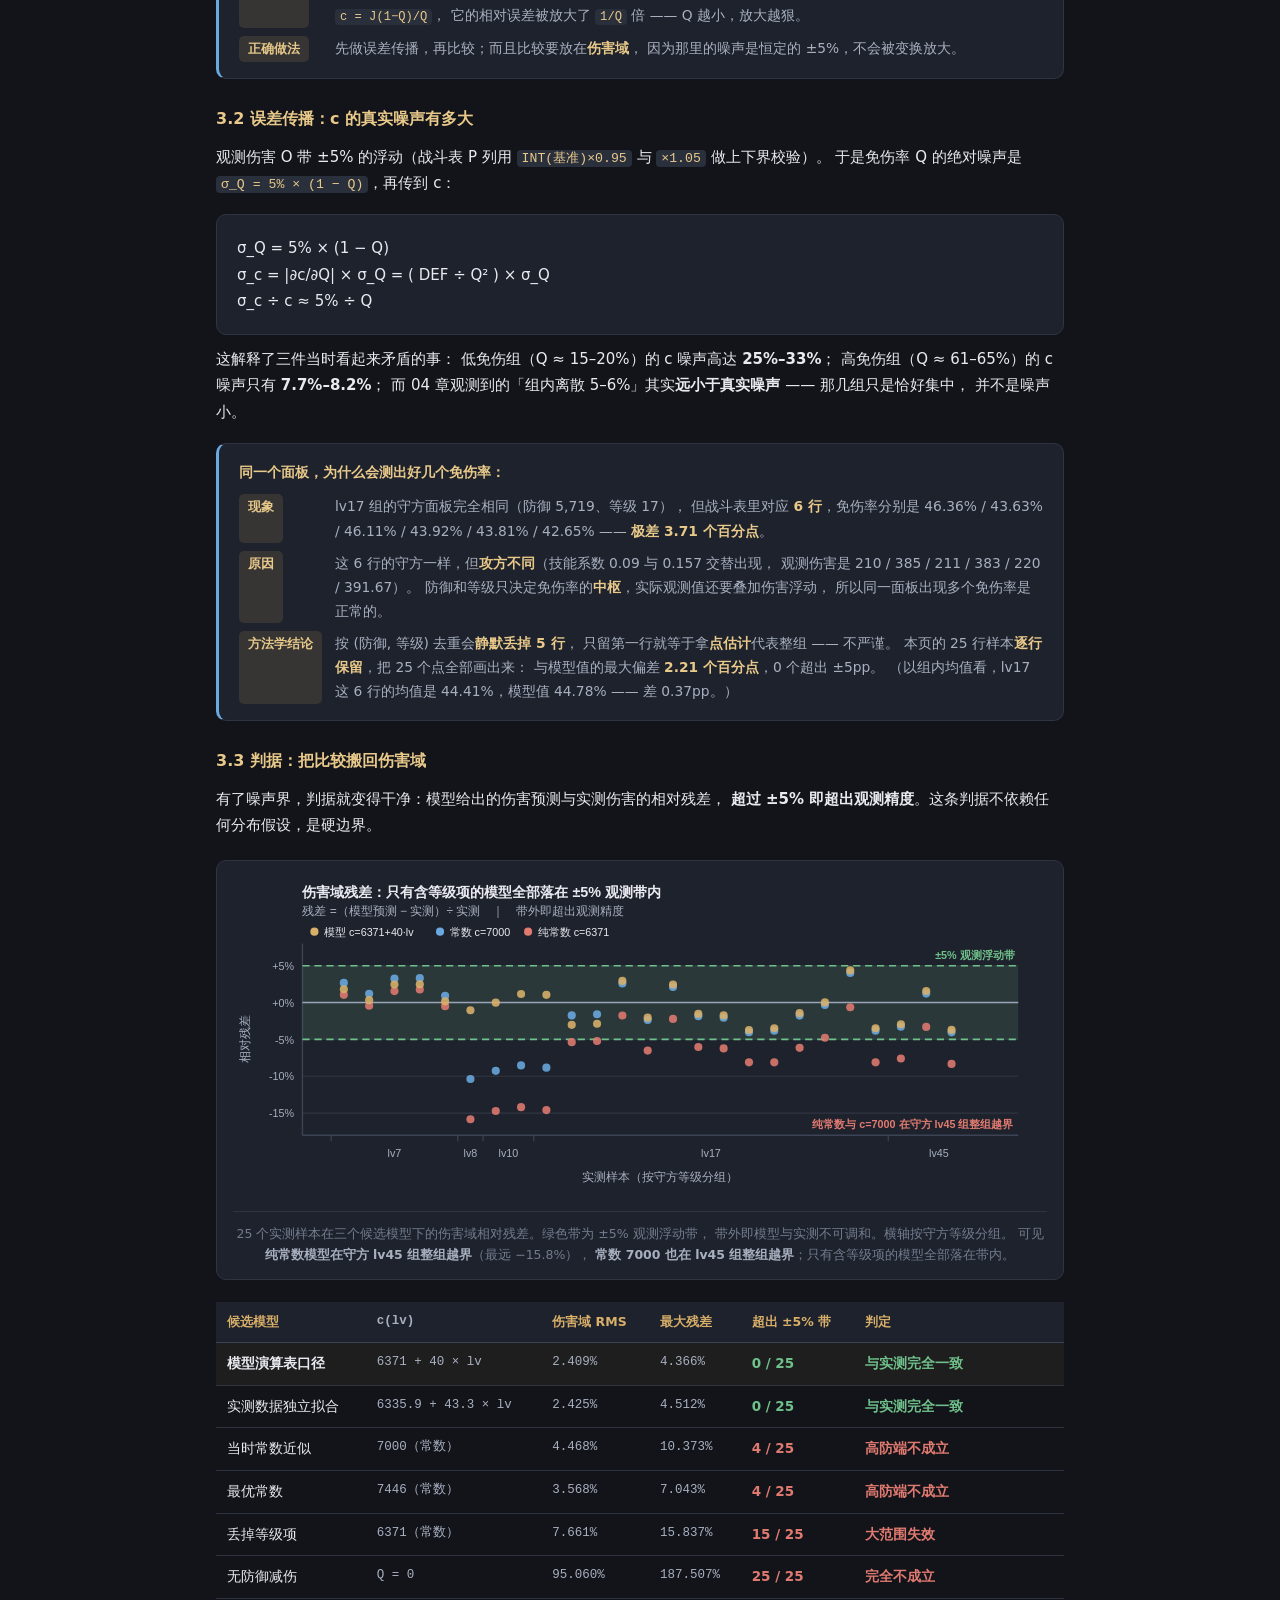
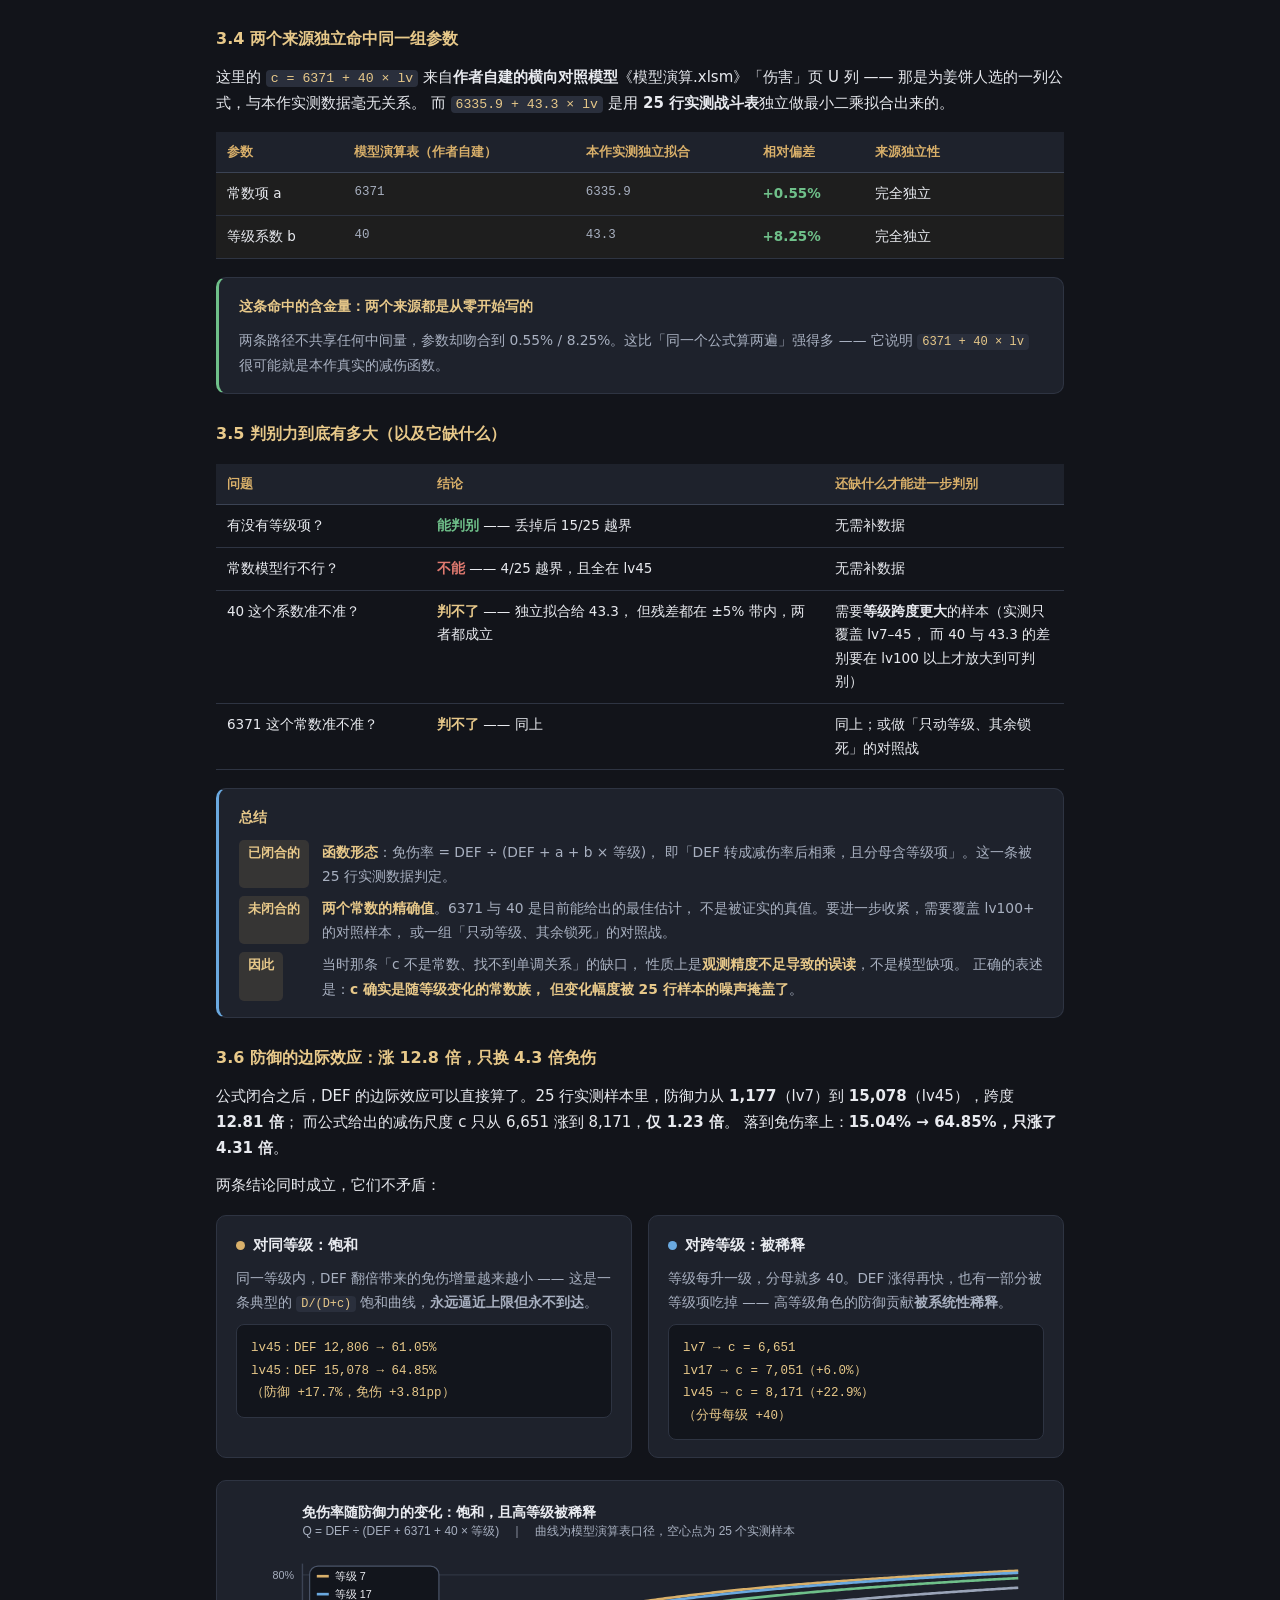
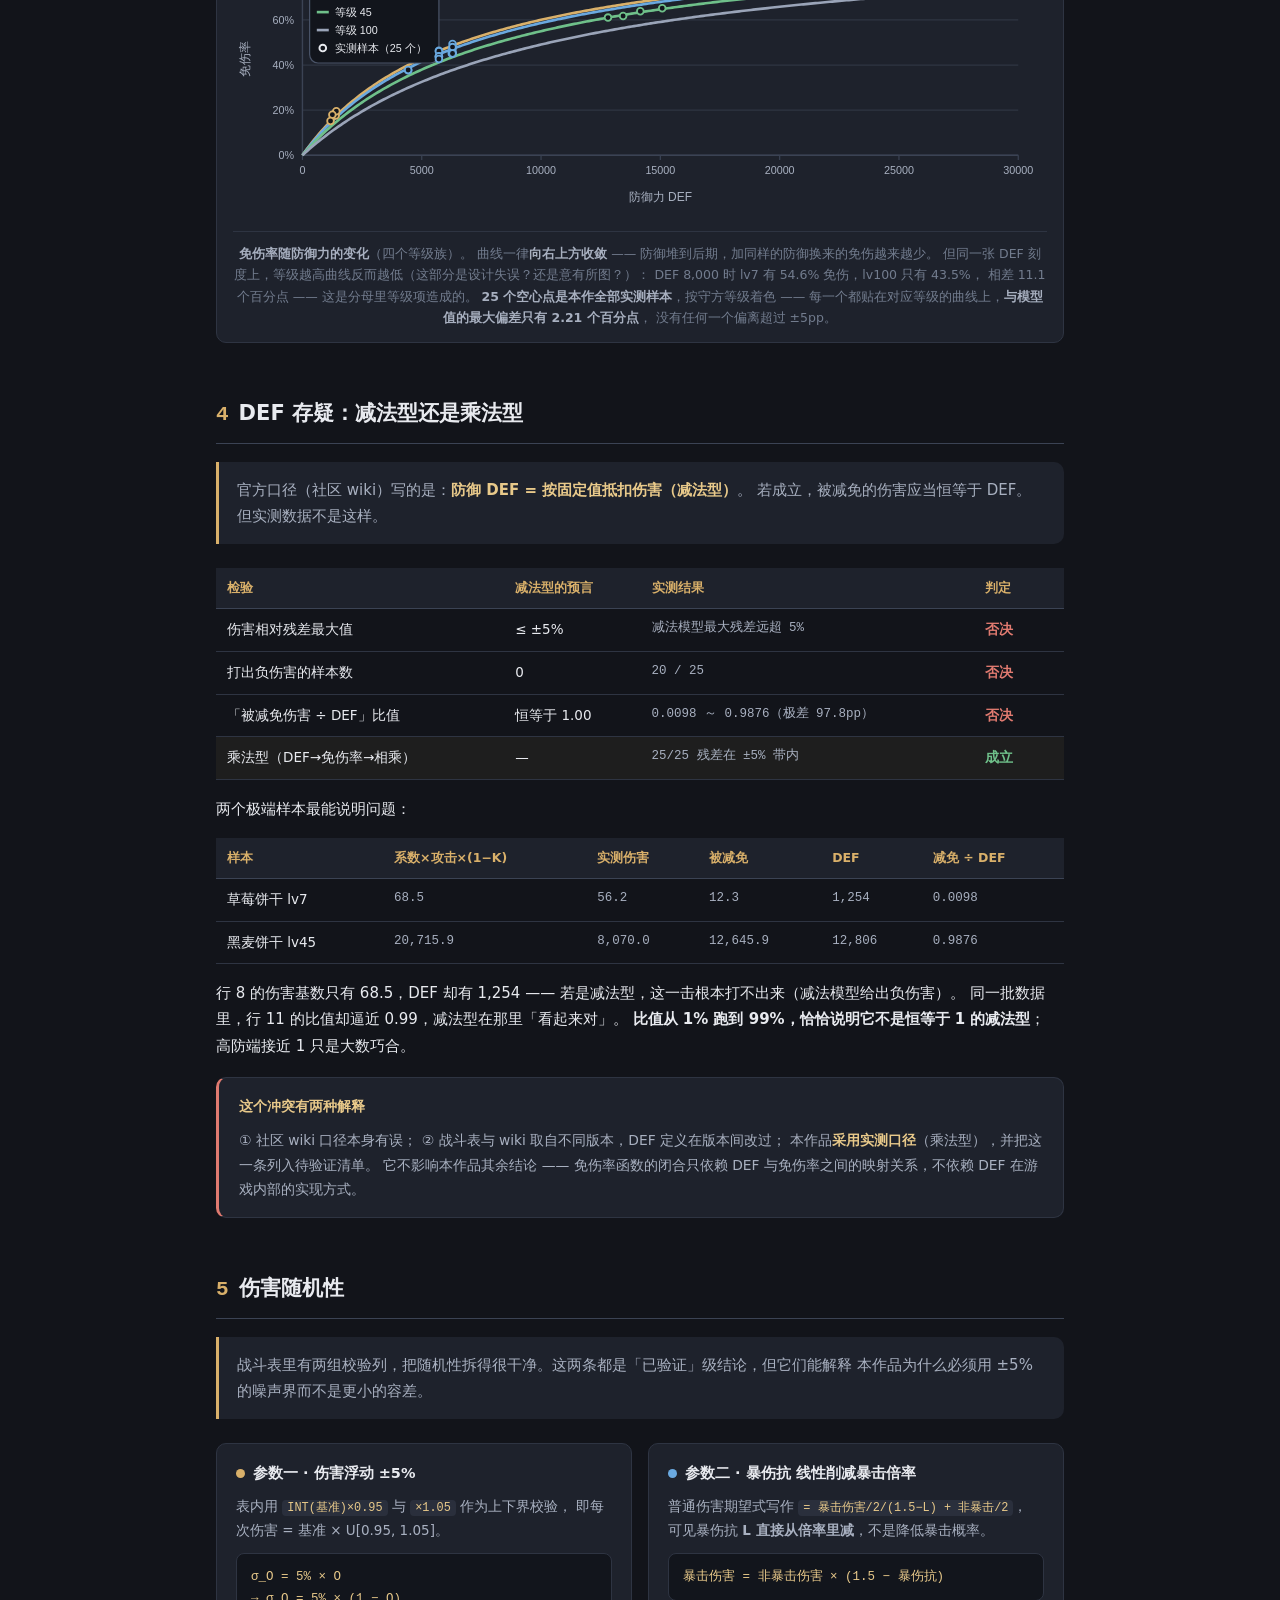
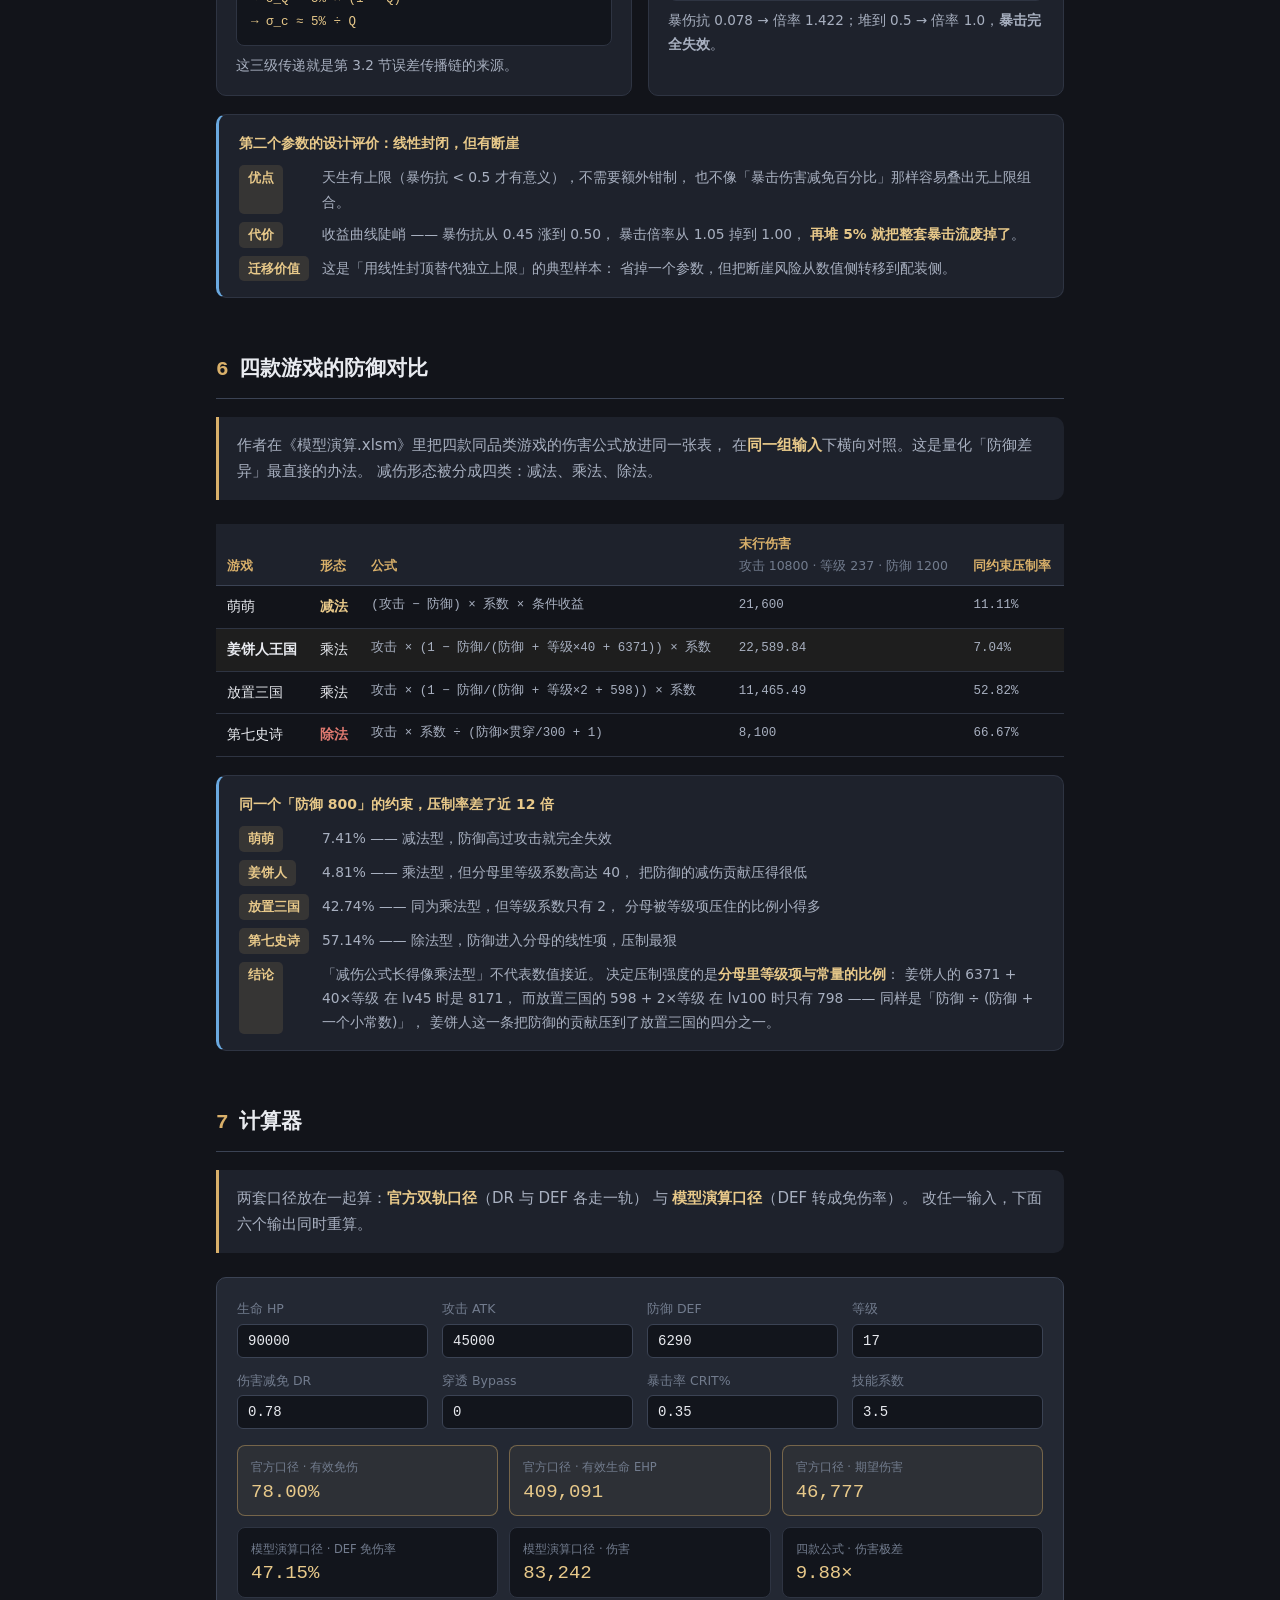
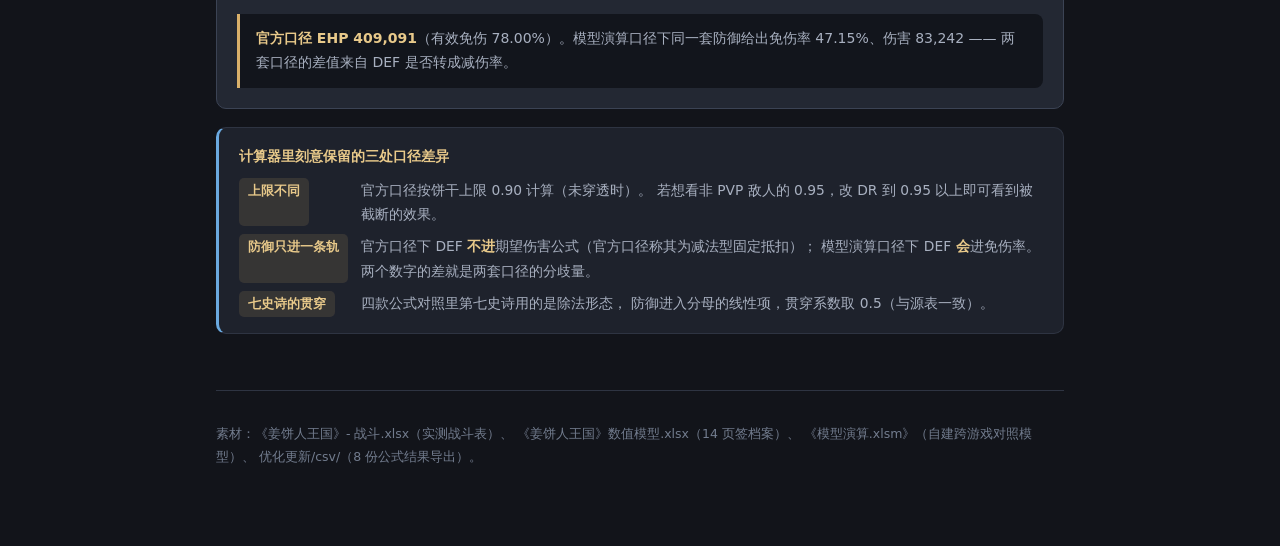
<file: number/jbrwg.html>
<!DOCTYPE html>
<html lang="zh-CN">
<head>
<meta charset="utf-8">
<meta name="viewport" content="width=device-width,initial-scale=1">
<title>《姜饼人王国》战斗数值逆向拆解 · 减伤双轨与免伤率函数的闭合</title>
<style>

:root{
  --bg:#12141a; --bg2:#181b23; --panel:#1e222c; --panel2:#232833;
  --line:#2e3442; --line2:#3b4354;
  --tx:#e8eaef; --tx2:#a8b0c0; --tx3:#727c8e;
  --acc:#d9b06a; --acc2:#e8c98a;
  --blue:#6aa9e0; --purple:#a98fd8; --red:#e07a70; --green:#6fc08a;
  --r:10px;
  /* 兼容旧正文内联样式所用的变量名 */
  --ink:var(--tx); --ink2:var(--tx2); --muted:var(--tx3);
  --card:var(--panel); --indigo:var(--acc); --indigo2:var(--acc2);
  --amber:var(--blue);
}
*{box-sizing:border-box}
body{
  margin:0; padding-top:54px; background:var(--bg); color:var(--tx);
  font-family:"PingFang SC","Microsoft YaHei","Hiragino Sans GB",system-ui,sans-serif;
  font-size:15px; line-height:1.75; -webkit-font-smoothing:antialiased;
}
.wrap{max-width:900px; margin:0 auto; padding:34px 26px 80px}
.wrap.hero{padding-bottom:10px}
code{font-family:"SFMono-Regular",Consolas,"Liberation Mono",Menlo,monospace;
  background:#2a2f3c; padding:1px 5px; border-radius:4px; font-size:.88em;
  color:var(--acc2); white-space:nowrap}
p{margin:11px 0}

/* Hero */
.tag{display:inline-block; font-size:12px; letter-spacing:.14em;
  background:rgba(217,176,106,.13); color:var(--acc2);
  border:1px solid rgba(217,176,106,.3); border-radius:14px; padding:3px 12px; margin-bottom:14px}
.hero h1{font-size:31px; font-weight:700; line-height:1.32; letter-spacing:.01em;
  margin:0 0 16px; color:var(--tx)}
.hero h1 span{color:var(--acc2)}
.hero .lead{color:var(--tx2); font-size:14.2px; line-height:1.95; margin:0; max-width:940px}
.hero .lead b{color:var(--tx); font-weight:600}
.stats{display:grid; grid-template-columns:repeat(4,1fr); gap:12px; margin:26px 0 4px}
.stat{background:var(--panel); border:1px solid var(--line); border-radius:var(--r); padding:14px 15px}
.stat b{display:block; font-size:24px; font-weight:700; color:var(--acc2);
  font-family:"SFMono-Regular",Consolas,monospace; line-height:1.2}
.stat span{font-size:12.5px; color:var(--tx3); line-height:1.5; display:block; margin-top:3px}

/* 固定顶部导航：左 eyebrow / 右 toc */
.topbar{position:fixed; top:0; left:0; right:0; z-index:100;
  background:rgba(18,20,26,.9); border-bottom:1px solid var(--line);
  backdrop-filter:blur(12px); -webkit-backdrop-filter:blur(12px)}
.topbar .inner{max-width:900px; margin:0 auto; padding:0 clamp(10px,2.6vw,26px); height:54px;
  display:flex; align-items:center; justify-content:space-between; gap:clamp(8px,1.7vw,16px)}
.topbar .eyebrow{flex:none; white-space:nowrap; color:var(--acc); letter-spacing:.2em;
  font-size:clamp(10.5px,1.35vw,12.5px); transition:font-size .2s}
.toc{display:flex; flex-wrap:nowrap; gap:clamp(3px,.7vw,7px); margin:0; min-width:0;
  overflow-x:auto; scrollbar-width:none; scroll-behavior:smooth}
.toc::-webkit-scrollbar{display:none}
.toc a{flex:none; display:inline-flex; align-items:baseline; gap:5px;
  border:1px solid var(--line); border-radius:20px; padding:3px clamp(5px,1.1vw,11px);
  font-size:clamp(10.5px,1.32vw,12.3px); color:var(--tx2); text-decoration:none;
  background:var(--bg2); white-space:nowrap;
  transition:border-color .15s,color .15s,background .15s,padding .2s,font-size .2s}
.toc a::before{content:attr(data-n); color:var(--acc); font-weight:700; opacity:.9;
  font-family:"SFMono-Regular",Consolas,monospace; font-size:.92em}
.toc a:hover{border-color:rgba(106,169,224,.55); color:var(--blue)}
.toc a.active{border-color:rgba(217,176,106,.65); color:var(--acc2); background:rgba(217,176,106,.12)}
.toc a.active::before{opacity:1}

/* 标题与引言 */
h2.sec{font-size:21px; margin:52px 0 14px; padding-bottom:9px;
  border-bottom:1px solid var(--line2); scroll-margin-top:74px; color:var(--tx)}
h2.sec em{font-style:normal; color:var(--acc);
  font-family:"SFMono-Regular",Consolas,monospace; margin-right:10px}
h3.sub{font-size:16px; margin:26px 0 10px; color:var(--acc2)}
.lead-p{color:var(--tx2); background:var(--panel); border-left:3px solid var(--acc);
  border-radius:0 var(--r) var(--r) 0; padding:15px 18px; margin:18px 0 24px}
.lead-p b{color:var(--acc2)}

/* 表格 */
.tbl{width:100%; border-collapse:collapse; margin:16px 0; font-size:13.5px}
.tbl th{background:var(--panel); color:var(--acc); font-weight:600; font-size:12.5px;
  padding:9px 11px; text-align:left; border-bottom:1px solid var(--line2);
  white-space:nowrap; vertical-align:bottom}
.tbl td{padding:9px 11px; border-bottom:1px solid var(--line); vertical-align:top}
.tbl tr.hi td{background:rgba(217,176,106,.06)}
.tbl tr:hover td{background:rgba(255,255,255,.022)}
.tbl td.mono,.tbl th.mono{font-family:"SFMono-Regular",Consolas,monospace;
  font-size:12.5px; color:var(--tx2)}
.ok{color:var(--green); font-weight:600}
.warn{color:var(--acc2); font-weight:600}
.bad{color:var(--red); font-weight:600}

/* 双栏面板 */
.grid2{display:grid; grid-template-columns:1fr 1fr; gap:16px; margin-top:16px}
.panel{background:var(--panel); border:1px solid var(--line); border-radius:var(--r); padding:17px 19px}
.panel h4{font-size:14.5px; font-weight:700; margin:0 0 9px; display:flex; align-items:center; gap:8px; color:var(--tx)}
.dot{width:9px; height:9px; border-radius:50%; display:inline-block; flex:none}
.panel p{font-size:13.5px; color:var(--tx2); margin:8px 0 0}
.panel .f{font-family:"SFMono-Regular",Consolas,monospace; font-size:12.5px;
  background:#12151c; border:1px solid var(--line); border-radius:8px;
  padding:12px 14px; margin:10px 0 0; color:var(--acc2); line-height:1.8; word-break:break-word}

/* 提示框 */
.note,.box{background:var(--panel); border:1px solid var(--line); border-radius:var(--r);
  padding:16px 20px; margin:18px 0; font-size:13.8px; color:var(--tx2); line-height:1.75}
.note{border-left:3px solid var(--blue)}
.box{border-left:3px solid var(--green)}
.box.warnb{border-left:3px solid var(--red)}
.note b,.box b{color:var(--acc2)}
.nh,.bh{display:block; font-weight:700; font-size:14px; color:var(--acc2); margin-bottom:10px}
.note dl{display:grid; grid-template-columns:auto 1fr; gap:8px 13px; margin:0}
.note dt{font-weight:600; color:var(--acc2); white-space:nowrap; font-size:12.5px;
  background:rgba(217,176,106,.13); border-radius:5px; padding:2px 9px; justify-self:start}
.note dd{margin:0; color:var(--tx2)}

/* 图表 */
figure{margin:22px 0; background:var(--panel); border:1px solid var(--line);
  border-radius:var(--r); padding:18px 16px 14px}
figure svg{display:block; width:100%; height:auto}
figcaption{color:var(--tx3); font-size:12.5px; margin-top:11px; text-align:center;
  line-height:1.7; padding-top:11px; border-top:1px solid var(--line)}
figcaption b{color:var(--tx2)}

/* 计算器 */
.calc{background:var(--panel2); border:1px solid var(--line2); border-radius:var(--r); padding:20px; margin-top:18px}
.cgrid{display:grid; grid-template-columns:repeat(4,1fr); gap:12px 14px}
.cgrid label{display:block; font-size:12.5px; color:var(--tx3); margin-bottom:4px}
.cgrid input{width:100%; background:#12151c; border:1px solid var(--line2); color:var(--tx);
  border-radius:6px; padding:8px 10px; font-size:14px; font-family:"SFMono-Regular",Consolas,monospace}
.cgrid input:focus{outline:none; border-color:var(--acc)}
.outs{display:grid; grid-template-columns:repeat(3,1fr); gap:11px; margin:16px 0}
.out{background:#12151c; border:1px solid var(--line); border-radius:8px; padding:11px 13px}
.out .ol{font-size:11.5px; color:var(--tx3)}
.out .ov{font-size:19px; font-family:"SFMono-Regular",Consolas,monospace;
  color:var(--acc2); margin-top:2px; line-height:1.3}
.out .ov small{font-size:11px; color:var(--tx3); font-family:inherit}
.out.acc{border-color:rgba(217,176,106,.42); background:rgba(217,176,106,.06)}
.cverdict{background:#12151c; border-left:3px solid var(--acc); border-radius:0 8px 8px 0;
  padding:13px 16px; font-size:14px; line-height:1.7; color:var(--tx2); margin-top:15px}
.cverdict.bad{border-left-color:var(--red)}
.cverdict.warn{border-left-color:var(--purple)}
.cverdict b{color:var(--acc2)}

/* 标签与页脚 */
.tags{display:flex; flex-wrap:wrap; gap:8px; margin:18px 0}
.tags a{background:var(--panel); border:1px solid var(--line); color:var(--tx2);
  padding:6px 14px; border-radius:8px; font-size:13px; text-decoration:none}
.tags a:hover{border-color:var(--acc); color:var(--acc2)}
footer{margin-top:56px; padding-top:20px; border-top:1px solid var(--line);
  color:var(--tx3); font-size:12.5px; line-height:1.9}

@media(max-width:900px){
  .topbar .eyebrow{letter-spacing:.12em}
  .stats{grid-template-columns:repeat(2,1fr)}
  .grid2{grid-template-columns:1fr}
  .cgrid{grid-template-columns:repeat(2,1fr)}
  .outs{grid-template-columns:repeat(2,1fr)}
}
@media(max-width:560px){
  .hero h1{font-size:25px}
  .hero .lead{font-size:13.6px; line-height:1.85}
  .stats,.cgrid,.outs{grid-template-columns:1fr}
  .wrap{padding:0 14px 48px}
  .wrap.hero{padding-bottom:10px}
}

</style>
</head>
<body>

<nav class="topbar">
  <div class="inner">
    <div class="eyebrow">JBRWG · </div>
    <div class="toc" id="toc">
      <a href="#dual" data-n="1">减伤双轨</a>
      <a href="#cap" data-n="2">免伤天花板</a>
      <a href="#curve" data-n="3">免伤率函数</a>
      <a href="#sem" data-n="4">DEF 存疑</a>
      <a href="#rand" data-n="5">伤害随机性</a>
      <a href="#quad" data-n="6">四款防御</a>
      <a href="#calc" data-n="7">计算器</a>
    </div>
  </div>
</nav>

<div class="wrap hero">
  <span class="tag">姜饼人王国 · 战斗数值</span>
  <h1>减伤有<span>两条轨</span>，<br>天花板是 90%</h1>
  <p class="lead">
    <b>减伤被拆成两条独立的轨</b>：
    伤害减免 DR 走乘法、卡死在 90%；防御 DEF 另走一轨。
    本作自己的实测战斗表（25 行逐回合记录）证明：
    <b>DEF 不是社区口径里说的「减法型固定抵扣」，而是先转成减伤率再相乘</b>。
    本页用误差传播把「防御力→免伤率」这条函数闭合，
    并给出判别力结论：丢掉等级项会让 15/25 个实测样本超出观测精度。
  </p>
  <div class="stats">
    <div class="stat"><b>318</b><span>本批新增复核点<br>FAIL 0</span></div>
    <div class="stat"><b>25</b><span>行逐回合实测样本<br>等级 7–45</span></div>
    <div class="stat"><b>0/25</b><span>超出 ±5% 观测带<br>（含等级项模型）</span></div>
    <div class="stat"><b>90%</b><span>伤害减免硬上限<br>v6.3 起</span></div>
  </div>
</div>

<div class="wrap">

<!-- ========================================================= 减伤双轨 -->
<h2 class="sec" id="dual"><em>1</em>减伤双轨：公式层</h2>

<p class="lead-p">
  姜饼人王国的属性分三层：<b>基础</b>（详情页可见：生命 / 攻击 / 防御 / 暴击率 / 冷却）、
  <b>进阶</b>（配料页可见：攻速 / 伤害减免 / 暴击抵抗 / 减益抵抗 / 增益增幅）、
  <b>隐藏</b>（界面不显示：移速 / 暴伤 / 重量 / 减伤穿透 / 属性克制）。
  分层的意义是：<b>越强的属性越难被发现</b>，而伤害减免这一条 —— 它同时是进阶属性、
  社区公认的「最高价值副词条」，也是本作全部战斗公式的枢纽。
</p>

<div class="grid2">
  <div class="panel">
    <h4><span class="dot" style="background:var(--indigo)"></span>轨一 · 伤害减免 DR（乘法）</h4>
    <p>按百分比直接削减受到的伤害，是社区共识的第一优先副词条。有硬上限。</p>
    <div class="f">有效免伤 = MIN( DR × (1 − 穿透) , Cap )<br>
Cap = 0.90（饼干） / 0.95（非 PVP 敌人）</div>
    <p>穿透按<b>乘法</b>作用于对方的减伤值，不是加法减免 —— 这是本作 PVP 的核心对策位。</p>
  </div>
  <div class="panel">
    <h4><span class="dot" style="background:var(--amber)"></span>轨二 · 防御 DEF（另走一轨）</h4>
    <p>官方口径写的是「按固定值抵扣伤害（减法型）」。但本作 25 行实测数据不支持这个说法。</p>
    <div class="f">实测：免伤率 Q = DEF ÷ ( DEF + 6371 + 40 × 等级 )</div>
    <p>DEF 不是直接抵扣，而是先<b>转成一个百分比免伤率</b>，再与 DR 相乘。两轨相乘，不是相加。</p>
  </div>
</div>

<h3 class="sub">公式层：7 条派生公式与它们的作用域</h3>

<table class="tbl">
  <thead><tr><th style="width:150px">公式</th><th>表达式</th><th style="width:150px">作用域</th><th style="width:80px">置信度</th></tr></thead>
  <tbody>
    <tr><td><b>有效免伤</b></td><td class="mono">MIN( DR × (1 − Bypass) , Cap )</td><td>全部战斗结算</td><td class="ok">已验证</td></tr>
    <tr><td><b>有效生命 EHP</b></td><td class="mono">HP ÷ (1 − 有效免伤)</td><td>坦度评估（跨角色可比）</td><td class="warn">推导</td></tr>
    <tr><td><b>暴击期望系数</b></td><td class="mono">1 + CRIT% × (暴击倍率 − 1)</td><td>输出评估</td><td class="warn">推导</td></tr>
    <tr><td><b>期望伤害</b></td><td class="mono">ATK × 技能系数 × 暴击期望系数 × (1 − 有效免伤)</td><td>伤害对比</td><td class="warn">推导</td></tr>
    <tr><td><b>冷却实际间隔</b></td><td class="mono">基础 CD × (1 − MIN(冷却减免, 0.60))</td><td>技能循环</td><td class="ok">已验证</td></tr>
    <tr><td><b>攻速实际倍率</b></td><td class="mono">基础 × (1 + MIN(攻速 buff, 5.00))，减速下限 −70%</td><td>出手频率</td><td class="ok">已验证</td></tr>
    <tr><td><b>穿透带来的减伤下降</b></td><td class="mono">DR × Bypass</td><td>PVP 配装</td><td class="ok">已验证</td></tr>
  </tbody>
</table>

<div class="box">
  <span class="bh">设计意图：把「堆到上限」变成一个明确的终点</span>
  冷却减免 60%、攻速 buff  500%、暴击率 100%、暴击抵抗 85%、减益抵抗 75%、
  伤害减免 90%（非 PVP 敌人 95%）。<b>每一条养成线都有一个明确的天花板</b>，
  这与作品集里《放置三国》那种「防御值越高减伤越高、永远没顶点」的结构形成鲜明对照。
</div>

<!-- ========================================================= 免伤天花板 -->
<h2 class="sec" id="cap"><em>2</em>免伤天花板</h2>

<p class="lead-p">
  数值天花板被改过多次，其中改动最狠的一次是 v6.3（2025-04-09）：
  伤害减免上限从 85% 到 90%。这个 5 个百分点不是小修 —— 它把坦度的理论上限
  <b>直接抬高了 50%</b>。
</p>

<figure id="fig3">
<svg viewBox="0 0 680 268" width="100%" role="img" aria-label="图 3 · 天花板抬升 5 个百分点，EHP 上限从 6.67× 抬到 10×">
<text x="58.00" y="15.00" font-size="12" text-anchor="start" fill="#e8eaef" font-weight="700" font-family="-apple-system,'Segoe UI','PingFang SC',sans-serif">天花板抬升 5 个百分点，EHP 上限从 6.67× 抬到 10×</text>
<text x="58.00" y="30.00" font-size="10" text-anchor="start" fill="#a8b0c0" font-weight="400" font-family="-apple-system,'Segoe UI','PingFang SC',sans-serif">EHP = HP ÷ (1 − 有效免伤)</text>
<line class="ax" x1="58.00" y1="214.00" x2="656.00" y2="214.00" stroke="#2e3442" stroke-width="1"/>
<text x="51.00" y="217.50" font-size="9" text-anchor="end" fill="#a8b0c0" font-weight="400" font-family="-apple-system,'Segoe UI','PingFang SC',sans-serif">1×</text>
<line class="ax" x1="58.00" y1="180.32" x2="656.00" y2="180.32" stroke="#2e3442" stroke-width="1"/>
<text x="51.00" y="183.82" font-size="9" text-anchor="end" fill="#a8b0c0" font-weight="400" font-family="-apple-system,'Segoe UI','PingFang SC',sans-serif">3×</text>
<line class="ax" x1="58.00" y1="146.63" x2="656.00" y2="146.63" stroke="#2e3442" stroke-width="1"/>
<text x="51.00" y="150.13" font-size="9" text-anchor="end" fill="#a8b0c0" font-weight="400" font-family="-apple-system,'Segoe UI','PingFang SC',sans-serif">5×</text>
<line class="ax" x1="58.00" y1="112.95" x2="656.00" y2="112.95" stroke="#2e3442" stroke-width="1"/>
<text x="51.00" y="116.45" font-size="9" text-anchor="end" fill="#a8b0c0" font-weight="400" font-family="-apple-system,'Segoe UI','PingFang SC',sans-serif">7×</text>
<line class="ax" x1="58.00" y1="79.26" x2="656.00" y2="79.26" stroke="#2e3442" stroke-width="1"/>
<text x="51.00" y="82.76" font-size="9" text-anchor="end" fill="#a8b0c0" font-weight="400" font-family="-apple-system,'Segoe UI','PingFang SC',sans-serif">9×</text>
<line class="ax" x1="58.00" y1="214.00" x2="656.00" y2="214.00" stroke="#3b4354" stroke-width="1.2"/>
<line class="ax" x1="58.00" y1="54.00" x2="58.00" y2="214.00" stroke="#3b4354" stroke-width="1.2"/>
<text x="357.00" y="252.00" font-size="10" text-anchor="middle" fill="#a8b0c0" font-weight="400" font-family="-apple-system,'Segoe UI','PingFang SC',sans-serif">伤害减免 DR</text>
<text x="13" y="134.00" font-size="10" text-anchor="middle" fill="#a8b0c0" transform="rotate(-90 13 134.00)" font-family="-apple-system,sans-serif">EHP ÷ HP</text>
<line class="ax" x1="58.00" y1="214.00" x2="58.00" y2="218.00" stroke="#3b4354" stroke-width="1"/>
<text x="58.00" y="230.00" font-size="9" text-anchor="middle" fill="#a8b0c0" font-weight="400" font-family="-apple-system,'Segoe UI','PingFang SC',sans-serif">0%</text>
<line class="ax" x1="120.95" y1="214.00" x2="120.95" y2="218.00" stroke="#3b4354" stroke-width="1"/>
<text x="120.95" y="230.00" font-size="9" text-anchor="middle" fill="#a8b0c0" font-weight="400" font-family="-apple-system,'Segoe UI','PingFang SC',sans-serif">10%</text>
<line class="ax" x1="183.89" y1="214.00" x2="183.89" y2="218.00" stroke="#3b4354" stroke-width="1"/>
<text x="183.89" y="230.00" font-size="9" text-anchor="middle" fill="#a8b0c0" font-weight="400" font-family="-apple-system,'Segoe UI','PingFang SC',sans-serif">20%</text>
<line class="ax" x1="246.84" y1="214.00" x2="246.84" y2="218.00" stroke="#3b4354" stroke-width="1"/>
<text x="246.84" y="230.00" font-size="9" text-anchor="middle" fill="#a8b0c0" font-weight="400" font-family="-apple-system,'Segoe UI','PingFang SC',sans-serif">30%</text>
<line class="ax" x1="309.79" y1="214.00" x2="309.79" y2="218.00" stroke="#3b4354" stroke-width="1"/>
<text x="309.79" y="230.00" font-size="9" text-anchor="middle" fill="#a8b0c0" font-weight="400" font-family="-apple-system,'Segoe UI','PingFang SC',sans-serif">40%</text>
<line class="ax" x1="372.74" y1="214.00" x2="372.74" y2="218.00" stroke="#3b4354" stroke-width="1"/>
<text x="372.74" y="230.00" font-size="9" text-anchor="middle" fill="#a8b0c0" font-weight="400" font-family="-apple-system,'Segoe UI','PingFang SC',sans-serif">50%</text>
<line class="ax" x1="435.68" y1="214.00" x2="435.68" y2="218.00" stroke="#3b4354" stroke-width="1"/>
<text x="435.68" y="230.00" font-size="9" text-anchor="middle" fill="#a8b0c0" font-weight="400" font-family="-apple-system,'Segoe UI','PingFang SC',sans-serif">60%</text>
<line class="ax" x1="498.63" y1="214.00" x2="498.63" y2="218.00" stroke="#3b4354" stroke-width="1"/>
<text x="498.63" y="230.00" font-size="9" text-anchor="middle" fill="#a8b0c0" font-weight="400" font-family="-apple-system,'Segoe UI','PingFang SC',sans-serif">70%</text>
<line class="ax" x1="561.58" y1="214.00" x2="561.58" y2="218.00" stroke="#3b4354" stroke-width="1"/>
<text x="561.58" y="230.00" font-size="9" text-anchor="middle" fill="#a8b0c0" font-weight="400" font-family="-apple-system,'Segoe UI','PingFang SC',sans-serif">80%</text>
<line class="ax" x1="624.53" y1="214.00" x2="624.53" y2="218.00" stroke="#3b4354" stroke-width="1"/>
<text x="624.53" y="230.00" font-size="9" text-anchor="middle" fill="#a8b0c0" font-weight="400" font-family="-apple-system,'Segoe UI','PingFang SC',sans-serif">90%</text>
<polyline points="58.00,214.00 64.29,213.83 70.59,213.66 76.88,213.48 83.18,213.30 89.47,213.11 95.77,212.92 102.06,212.73 108.36,212.54 114.65,212.33 120.95,212.13 127.24,211.92 133.54,211.70 139.83,211.48 146.13,211.26 152.42,211.03 158.72,210.79 165.01,210.55 171.31,210.30 177.60,210.05 183.89,209.79 190.19,209.52 196.48,209.25 202.78,208.97 209.07,208.68 215.37,208.39 221.66,208.08 227.96,207.77 234.25,207.45 240.55,207.12 246.84,206.78 253.14,206.43 259.43,206.07 265.73,205.70 272.02,205.32 278.32,204.93 284.61,204.53 290.91,204.11 297.20,203.68 303.49,203.23 309.79,202.77 316.08,202.30 322.38,201.80 328.67,201.29 334.97,200.77 341.26,200.22 347.56,199.65 353.85,199.06 360.15,198.45 366.44,197.82 372.74,197.16 379.03,196.47 385.33,195.75 391.62,195.01 397.92,194.23 404.21,193.42 410.51,192.56 416.80,191.67 423.09,190.74 429.39,189.76 435.68,188.74 441.98,187.66 448.27,186.52 454.57,185.32 460.86,184.06 467.16,182.72 473.45,181.31 479.75,179.81 486.04,178.21 492.34,176.51 498.63,174.70 504.93,172.77 511.22,170.69 517.52,168.46 523.81,166.06 530.11,163.47 536.40,160.67 542.69,157.62 548.99,154.29 555.28,150.64 561.58,146.63 567.87,142.20 574.17,137.27 580.46,131.77 586.76,125.58 593.05,118.56 599.35,118.56 605.64,118.56 611.94,118.56 618.23,118.56 624.53,118.56 630.82,118.56 637.12,118.56 643.41,118.56 649.71,118.56 656.00,118.56" fill="none" stroke="#9aa4b8" stroke-width="2.2" stroke-linejoin="round" stroke-dasharray="7 4"/>
<line x1="593.05" y1="118.56" x2="656.00" y2="118.56" stroke="#9aa4b8" stroke-width="1.2" stroke-dasharray="4 3"/>
<polyline points="58.00,214.00 64.29,213.83 70.59,213.66 76.88,213.48 83.18,213.30 89.47,213.11 95.77,212.92 102.06,212.73 108.36,212.54 114.65,212.33 120.95,212.13 127.24,211.92 133.54,211.70 139.83,211.48 146.13,211.26 152.42,211.03 158.72,210.79 165.01,210.55 171.31,210.30 177.60,210.05 183.89,209.79 190.19,209.52 196.48,209.25 202.78,208.97 209.07,208.68 215.37,208.39 221.66,208.08 227.96,207.77 234.25,207.45 240.55,207.12 246.84,206.78 253.14,206.43 259.43,206.07 265.73,205.70 272.02,205.32 278.32,204.93 284.61,204.53 290.91,204.11 297.20,203.68 303.49,203.23 309.79,202.77 316.08,202.30 322.38,201.80 328.67,201.29 334.97,200.77 341.26,200.22 347.56,199.65 353.85,199.06 360.15,198.45 366.44,197.82 372.74,197.16 379.03,196.47 385.33,195.75 391.62,195.01 397.92,194.23 404.21,193.42 410.51,192.56 416.80,191.67 423.09,190.74 429.39,189.76 435.68,188.74 441.98,187.66 448.27,186.52 454.57,185.32 460.86,184.06 467.16,182.72 473.45,181.31 479.75,179.81 486.04,178.21 492.34,176.51 498.63,174.70 504.93,172.77 511.22,170.69 517.52,168.46 523.81,166.06 530.11,163.47 536.40,160.67 542.69,157.62 548.99,154.29 555.28,150.64 561.58,146.63 567.87,142.20 574.17,137.27 580.46,131.77 586.76,125.58 593.05,118.56 599.35,110.54 605.64,101.29 611.94,90.49 618.23,77.73 624.53,62.42 630.82,62.42 637.12,62.42 643.41,62.42 649.71,62.42 656.00,62.42" fill="none" stroke="#d9b06a" stroke-width="2.2" stroke-linejoin="round"/>
<text x="599.05" y="140.56" font-size="9" text-anchor="start" fill="#9aa4b8" font-weight="700" font-family="-apple-system,'Segoe UI','PingFang SC',sans-serif">85% 后完全无效</text>
<text x="618.53" y="50.42" font-size="9" text-anchor="end" fill="#d9b06a" font-weight="700" font-family="-apple-system,'Segoe UI','PingFang SC',sans-serif">90% 上限：EHP 10×</text>
<text x="319.79" y="190.77" font-size="10" text-anchor="start" fill="#9aa4b8" font-weight="700" font-family="-apple-system,'Segoe UI','PingFang SC',sans-serif">cap 85%</text>
<text x="488.63" y="154.70" font-size="10" text-anchor="start" fill="#d9b06a" font-weight="700" font-family="-apple-system,'Segoe UI','PingFang SC',sans-serif">cap 90%</text>
</svg>
<figcaption>
  EHP 随伤害减免 DR 的变化。DR 每多 1 个百分点，EHP 就多涨一截；
  但一旦越过 cap，增长<b>立刻归零</b>。cap 85% 的玩家，EHP 停在 6.67× 就再也不动；
  cap 90% 则把终点推到 10× —— 相对旧上限是 <b>+50%</b> 的坦度。
</figcaption>
</figure>

<div class="note">
  <span class="nh">为什么这次改动被标成「已验证」却值得单独记一笔</span>
  <dl>
    <dt>它是</dt><dd>一次数值改动 + 一次商业化动作 —— 存量 85% 满配玩家的边际收益从
      「投入无效」变成「5pp提升空间」，把已封顶的养成线重新变成可售卖内容。</dd>
    <dt>它不改</dt><dd>任何一条公式的结构，只改一个参数区的常数（Cap 0.85 → 0.90），
      所以页面上所有派生公式自动跟随，无需重算。</dd>
  </dl>
</div>

<!-- ========================================================= 免伤率函数 -->
<h2 class="sec" id="curve"><em>3</em>免伤率函数：一条悬案如何闭合</h2>

<p class="lead-p">
  此前的<b>防御减伤与血量反推</b>留下了一个明确的缺口：
  从 25 行实测数据反解出的常数 <code>c</code> <b>不是一个常数</b>，
  也找不到与等级或攻击的单调关系 —— 于是初版给了一阶近似 <code>Q ≈ D/(D + 7000)</code>，
  并列进「缺口与补全计划」。
</p>

<h3 class="sub">3.1 缺口长什么样</h3>

<p>
  战斗表的免伤率公式：<b>实际伤害 = 技能系数 × 攻方攻击 × (1 − 伤害抵抗) × (1 − 免伤率)</b>。
  伤害要过两道闸：先被伤害抵抗按比例削，再被防御带来的免伤率削。
  <code>反解</code>得到 25 行的 c 值：
</p>

  <table class="tbl">
  <thead><tr><th>守方等级</th><th>守方防御 J</th><th>样本数</th><th>c 实测均值</th><th>c 区间</th><th style="width:230px">当时的判断</th></tr></thead>
  <tbody>
    <tr><td>7</td><td class="mono">1,177 – 1,392</td><td>4</td><td class="mono">6,215</td><td class="mono">5,748 – 6,577</td><td>与其他组不同步</td></tr>
    <tr><td>8</td><td class="mono">1,420</td><td>1</td><td class="mono">5,868</td><td class="mono">—</td><td>单点，无法判别</td></tr>
    <tr><td>10</td><td class="mono">4,431 – 4,431</td><td>2</td><td class="mono">7,315</td><td class="mono">7,300 – 7,330</td><td><span class="bad">等级更低，c 反而更高</span></td></tr>
    <tr><td>17</td><td class="mono">5,719 – 6,290</td><td>14</td><td class="mono">7,216</td><td class="mono">6,453 – 7,690</td><td>组内离散 5–6%</td></tr>
    <tr class="hi"><td>45</td><td class="mono">12,806 – 15,078</td><td>4</td><td class="mono">8,137</td><td class="mono">8,023 – 8,311</td><td>高防组，c 明显更高</td></tr>
  </tbody>
</table>
<p style="font-size:13px;color:var(--muted);margin-top:8px">
  样本数合计 <b>25</b> 行，与战斗表的有效实测行数一致。<b>注意样本数不等于面板数</b> ——
  同一个 (防御, 等级) 面板可能在多行里重复出现（详见 3.2 节后的说明）。
</p>

<div class="note">
  <span class="nh">缺口诊断：不是模型错，是噪声被读错了方向</span>
  <dl>
    <dt>当时的结论</dt><dd>「组内离散 5–6%，正好等于伤害浮动幅度 ±5%，说明 Q 的波动是测量噪声；
      但 c 不是一个常数，也找不到与等级或攻击的单调关系。」</dd>
    <dt>问题在哪</dt><dd>04 章把「组内离散小」当成了「噪声小」，然后拿 c 的<b>点估计</b>去比大小。
      但 c 是 Q 的<b>非线性变换</b>的产物：<code>c = J(1−Q)/Q</code>，
      它的相对误差被放大了 <code>1/Q</code> 倍 —— Q 越小，放大越狠。</dd>
    <dt>正确做法</dt><dd>先做误差传播，再比较；而且比较要放在<b>伤害域</b>，
      因为那里的噪声是恒定的 ±5%，不会被变换放大。</dd>
  </dl>
</div>

<h3 class="sub">3.2 误差传播：c 的真实噪声有多大</h3>

<p>
  观测伤害 O 带 ±5% 的浮动（战斗表 P 列用 <code>INT(基准)×0.95</code> 与 <code>×1.05</code> 做上下界校验）。
  于是免伤率 Q 的绝对噪声是 <code>σ_Q = 5% × (1 − Q)</code>，再传到 c：
</p>

<div class="calc" style="background:#1e222c;border-color:var(--line)">
  <div class="f" style="margin-top:0">
    σ_Q = 5% × (1 − Q)<br>
    σ_c = |∂c/∂Q| × σ_Q = ( DEF ÷ Q² ) × σ_Q<br>
    σ_c ÷ c ≈ 5% ÷ Q
  </div>
</div>

<p>
  这解释了三件当时看起来矛盾的事：
  低免伤组（Q ≈ 15–20%）的 c 噪声高达 <b>25%–33%</b>；
  高免伤组（Q ≈ 61–65%）的 c 噪声只有 <b>7.7%–8.2%</b>；
  而 04 章观测到的「组内离散 5–6%」其实<b>远小于真实噪声</b> —— 那几组只是恰好集中，
  并不是噪声小。
</p>

<div class="note">
  <span class="nh">同一个面板，为什么会测出好几个免伤率：</span>
  <dl>
    <dt>现象</dt><dd>lv17 组的守方面板完全相同（防御 5,719、等级 17），
      但战斗表里对应 <b>6 行</b>，免伤率分别是 46.36% / 43.63% / 46.11% /
      43.92% / 43.81% / 42.65% —— <b>极差 3.71 个百分点</b>。</dd>
    <dt>原因</dt><dd>这 6 行的守方一样，但<b>攻方不同</b>（技能系数 0.09 与 0.157 交替出现，
      观测伤害是 210 / 385 / 211 / 383 / 220 / 391.67）。
      防御和等级只决定免伤率的<b>中枢</b>，实际观测值还要叠加伤害浮动，
      所以同一面板出现多个免伤率是正常的。</dd>
    <dt>方法学结论</dt><dd>按 (防御, 等级) 去重会<b>静默丢掉 5 行</b>，
      只留第一行就等于拿<b>点估计</b>代表整组 —— 不严谨。
      本页的 25 行样本<b>逐行保留</b>，把 25 个点全部画出来：
      与模型值的最大偏差 <b>2.21 个百分点</b>，0 个超出 ±5pp。
      （以组内均值看，lv17 这 6 行的均值是 44.41%，模型值 44.78% —— 差 0.37pp。）</dd>
  </dl>
</div>

<h3 class="sub">3.3 判据：把比较搬回伤害域</h3>

<p>
  有了噪声界，判据就变得干净：模型给出的伤害预测与实测伤害的相对残差，
  <b>超过 ±5% 即超出观测精度</b>。这条判据不依赖任何分布假设，是硬边界。
</p>

<figure id="fig2">
<svg viewBox="0 0 680 268" width="100%" role="img" aria-label="图 2 · 伤害域残差：只有含等级项的模型全部落在 ±5% 观测带内">
<text x="58.00" y="15.00" font-size="12" text-anchor="start" fill="#e8eaef" font-weight="700" font-family="-apple-system,'Segoe UI','PingFang SC',sans-serif">伤害域残差：只有含等级项的模型全部落在 ±5% 观测带内</text>
<text x="58.00" y="30.00" font-size="10" text-anchor="start" fill="#a8b0c0" font-weight="400" font-family="-apple-system,'Segoe UI','PingFang SC',sans-serif">残差 =（模型预测 − 实测）÷ 实测　｜　带外即超出观测精度</text>
<line class="ax" x1="58.00" y1="195.54" x2="656.00" y2="195.54" stroke="#2e3442" stroke-width="1"/>
<text x="51.00" y="199.04" font-size="9" text-anchor="end" fill="#a8b0c0" font-weight="400" font-family="-apple-system,'Segoe UI','PingFang SC',sans-serif">-15%</text>
<line class="ax" x1="58.00" y1="164.77" x2="656.00" y2="164.77" stroke="#2e3442" stroke-width="1"/>
<text x="51.00" y="168.27" font-size="9" text-anchor="end" fill="#a8b0c0" font-weight="400" font-family="-apple-system,'Segoe UI','PingFang SC',sans-serif">-10%</text>
<line class="ax" x1="58.00" y1="134.00" x2="656.00" y2="134.00" stroke="#2e3442" stroke-width="1"/>
<text x="51.00" y="137.50" font-size="9" text-anchor="end" fill="#a8b0c0" font-weight="400" font-family="-apple-system,'Segoe UI','PingFang SC',sans-serif">-5%</text>
<line class="ax" x1="58.00" y1="103.23" x2="656.00" y2="103.23" stroke="#2e3442" stroke-width="1"/>
<text x="51.00" y="106.73" font-size="9" text-anchor="end" fill="#a8b0c0" font-weight="400" font-family="-apple-system,'Segoe UI','PingFang SC',sans-serif">+0%</text>
<line class="ax" x1="58.00" y1="72.46" x2="656.00" y2="72.46" stroke="#2e3442" stroke-width="1"/>
<text x="51.00" y="75.96" font-size="9" text-anchor="end" fill="#a8b0c0" font-weight="400" font-family="-apple-system,'Segoe UI','PingFang SC',sans-serif">+5%</text>
<line class="ax" x1="58.00" y1="214.00" x2="656.00" y2="214.00" stroke="#3b4354" stroke-width="1.2"/>
<line class="ax" x1="58.00" y1="54.00" x2="58.00" y2="214.00" stroke="#3b4354" stroke-width="1.2"/>
<text x="357.00" y="252.00" font-size="10" text-anchor="middle" fill="#a8b0c0" font-weight="400" font-family="-apple-system,'Segoe UI','PingFang SC',sans-serif">实测样本（按守方等级分组）</text>
<text x="13" y="134.00" font-size="10" text-anchor="middle" fill="#a8b0c0" transform="rotate(-90 13 134.00)" font-family="-apple-system,sans-serif">相对残差</text>
<rect x="58.00" y="72.46" width="598.00" height="61.54" fill="#6fc08a" opacity="0.14"/>
<line x1="58.00" y1="72.46" x2="656.00" y2="72.46" stroke="#6fc08a" stroke-width="1.3" stroke-dasharray="6 4"/>
<line x1="58.00" y1="134.00" x2="656.00" y2="134.00" stroke="#6fc08a" stroke-width="1.3" stroke-dasharray="6 4"/>
<text x="653.00" y="66.46" font-size="9" text-anchor="end" fill="#6fc08a" font-weight="700" font-family="-apple-system,'Segoe UI','PingFang SC',sans-serif">±5% 观测浮动带</text>
<line x1="58.00" y1="103.23" x2="656.00" y2="103.23" stroke="#9aa4b8" stroke-width="1.2"/>
<circle cx="92.58" cy="96.77" r="3.4" fill="#e07a70" opacity="0.88"/>
<circle cx="113.73" cy="105.88" r="3.4" fill="#e07a70" opacity="0.88"/>
<circle cx="134.88" cy="93.63" r="3.4" fill="#e07a70" opacity="0.88"/>
<circle cx="156.04" cy="92.28" r="3.4" fill="#e07a70" opacity="0.88"/>
<circle cx="177.19" cy="106.25" r="3.4" fill="#e07a70" opacity="0.88"/>
<circle cx="198.35" cy="200.71" r="3.4" fill="#e07a70" opacity="0.88"/>
<circle cx="219.50" cy="193.82" r="3.4" fill="#e07a70" opacity="0.88"/>
<circle cx="240.65" cy="190.62" r="3.4" fill="#e07a70" opacity="0.88"/>
<circle cx="261.81" cy="193.08" r="3.4" fill="#e07a70" opacity="0.88"/>
<circle cx="282.96" cy="136.28" r="3.4" fill="#e07a70" opacity="0.88"/>
<circle cx="304.12" cy="135.35" r="3.4" fill="#e07a70" opacity="0.88"/>
<circle cx="325.27" cy="114.06" r="3.4" fill="#e07a70" opacity="0.88"/>
<circle cx="346.42" cy="143.35" r="3.4" fill="#e07a70" opacity="0.88"/>
<circle cx="367.58" cy="116.89" r="3.4" fill="#e07a70" opacity="0.88"/>
<circle cx="388.73" cy="140.34" r="3.4" fill="#e07a70" opacity="0.88"/>
<circle cx="409.88" cy="141.51" r="3.4" fill="#e07a70" opacity="0.88"/>
<circle cx="431.04" cy="153.14" r="3.4" fill="#e07a70" opacity="0.88"/>
<circle cx="452.19" cy="153.14" r="3.4" fill="#e07a70" opacity="0.88"/>
<circle cx="473.35" cy="141.08" r="3.4" fill="#e07a70" opacity="0.88"/>
<circle cx="494.50" cy="132.65" r="3.4" fill="#e07a70" opacity="0.88"/>
<circle cx="515.65" cy="107.11" r="3.4" fill="#e07a70" opacity="0.88"/>
<circle cx="536.81" cy="153.14" r="3.4" fill="#e07a70" opacity="0.88"/>
<circle cx="557.96" cy="150.00" r="3.4" fill="#e07a70" opacity="0.88"/>
<circle cx="579.12" cy="123.54" r="3.4" fill="#e07a70" opacity="0.88"/>
<circle cx="600.27" cy="154.49" r="3.4" fill="#e07a70" opacity="0.88"/>
<circle cx="92.58" cy="86.80" r="3.4" fill="#6aa9e0" opacity="0.88"/>
<circle cx="113.73" cy="95.85" r="3.4" fill="#6aa9e0" opacity="0.88"/>
<circle cx="134.88" cy="83.23" r="3.4" fill="#6aa9e0" opacity="0.88"/>
<circle cx="156.04" cy="82.86" r="3.4" fill="#6aa9e0" opacity="0.88"/>
<circle cx="177.19" cy="97.51" r="3.4" fill="#6aa9e0" opacity="0.88"/>
<circle cx="198.35" cy="167.05" r="3.4" fill="#6aa9e0" opacity="0.88"/>
<circle cx="219.50" cy="160.28" r="3.4" fill="#6aa9e0" opacity="0.88"/>
<circle cx="240.65" cy="155.72" r="3.4" fill="#6aa9e0" opacity="0.88"/>
<circle cx="261.81" cy="157.63" r="3.4" fill="#6aa9e0" opacity="0.88"/>
<circle cx="282.96" cy="113.94" r="3.4" fill="#6aa9e0" opacity="0.88"/>
<circle cx="304.12" cy="113.02" r="3.4" fill="#6aa9e0" opacity="0.88"/>
<circle cx="325.27" cy="87.23" r="3.4" fill="#6aa9e0" opacity="0.88"/>
<circle cx="346.42" cy="117.82" r="3.4" fill="#6aa9e0" opacity="0.88"/>
<circle cx="367.58" cy="90.18" r="3.4" fill="#6aa9e0" opacity="0.88"/>
<circle cx="388.73" cy="114.68" r="3.4" fill="#6aa9e0" opacity="0.88"/>
<circle cx="409.88" cy="115.91" r="3.4" fill="#6aa9e0" opacity="0.88"/>
<circle cx="431.04" cy="128.03" r="3.4" fill="#6aa9e0" opacity="0.88"/>
<circle cx="452.19" cy="126.80" r="3.4" fill="#6aa9e0" opacity="0.88"/>
<circle cx="473.35" cy="114.12" r="3.4" fill="#6aa9e0" opacity="0.88"/>
<circle cx="494.50" cy="105.26" r="3.4" fill="#6aa9e0" opacity="0.88"/>
<circle cx="515.65" cy="78.55" r="3.4" fill="#6aa9e0" opacity="0.88"/>
<circle cx="536.81" cy="126.68" r="3.4" fill="#6aa9e0" opacity="0.88"/>
<circle cx="557.96" cy="123.42" r="3.4" fill="#6aa9e0" opacity="0.88"/>
<circle cx="579.12" cy="95.72" r="3.4" fill="#6aa9e0" opacity="0.88"/>
<circle cx="600.27" cy="128.09" r="3.4" fill="#6aa9e0" opacity="0.88"/>
<circle cx="92.58" cy="92.09" r="3.4" fill="#d9b06a" opacity="0.88"/>
<circle cx="113.73" cy="101.20" r="3.4" fill="#d9b06a" opacity="0.88"/>
<circle cx="134.88" cy="88.15" r="3.4" fill="#d9b06a" opacity="0.88"/>
<circle cx="156.04" cy="87.91" r="3.4" fill="#d9b06a" opacity="0.88"/>
<circle cx="177.19" cy="102.18" r="3.4" fill="#d9b06a" opacity="0.88"/>
<circle cx="198.35" cy="109.69" r="3.4" fill="#d9b06a" opacity="0.88"/>
<circle cx="219.50" cy="103.29" r="3.4" fill="#d9b06a" opacity="0.88"/>
<circle cx="240.65" cy="96.03" r="3.4" fill="#d9b06a" opacity="0.88"/>
<circle cx="261.81" cy="96.77" r="3.4" fill="#d9b06a" opacity="0.88"/>
<circle cx="282.96" cy="121.82" r="3.4" fill="#d9b06a" opacity="0.88"/>
<circle cx="304.12" cy="120.89" r="3.4" fill="#d9b06a" opacity="0.88"/>
<circle cx="325.27" cy="85.14" r="3.4" fill="#d9b06a" opacity="0.88"/>
<circle cx="346.42" cy="115.85" r="3.4" fill="#d9b06a" opacity="0.88"/>
<circle cx="367.58" cy="88.15" r="3.4" fill="#d9b06a" opacity="0.88"/>
<circle cx="388.73" cy="112.71" r="3.4" fill="#d9b06a" opacity="0.88"/>
<circle cx="409.88" cy="113.94" r="3.4" fill="#d9b06a" opacity="0.88"/>
<circle cx="431.04" cy="126.12" r="3.4" fill="#d9b06a" opacity="0.88"/>
<circle cx="452.19" cy="124.77" r="3.4" fill="#d9b06a" opacity="0.88"/>
<circle cx="473.35" cy="112.09" r="3.4" fill="#d9b06a" opacity="0.88"/>
<circle cx="494.50" cy="103.11" r="3.4" fill="#d9b06a" opacity="0.88"/>
<circle cx="515.65" cy="76.34" r="3.4" fill="#d9b06a" opacity="0.88"/>
<circle cx="536.81" cy="124.65" r="3.4" fill="#d9b06a" opacity="0.88"/>
<circle cx="557.96" cy="121.38" r="3.4" fill="#d9b06a" opacity="0.88"/>
<circle cx="579.12" cy="93.57" r="3.4" fill="#d9b06a" opacity="0.88"/>
<circle cx="600.27" cy="126.06" r="3.4" fill="#d9b06a" opacity="0.88"/>
<line class="ax" x1="82.00" y1="214.00" x2="82.00" y2="219.00" stroke="#3b4354" stroke-width="1"/>
<text x="134.88" y="232.00" font-size="9" text-anchor="middle" fill="#a8b0c0" font-weight="400" font-family="-apple-system,'Segoe UI','PingFang SC',sans-serif">lv7</text>
<line class="ax" x1="187.77" y1="214.00" x2="187.77" y2="219.00" stroke="#3b4354" stroke-width="1"/>
<text x="198.35" y="232.00" font-size="9" text-anchor="middle" fill="#a8b0c0" font-weight="400" font-family="-apple-system,'Segoe UI','PingFang SC',sans-serif">lv8</text>
<line class="ax" x1="208.92" y1="214.00" x2="208.92" y2="219.00" stroke="#3b4354" stroke-width="1"/>
<text x="230.08" y="232.00" font-size="9" text-anchor="middle" fill="#a8b0c0" font-weight="400" font-family="-apple-system,'Segoe UI','PingFang SC',sans-serif">lv10</text>
<line class="ax" x1="251.23" y1="214.00" x2="251.23" y2="219.00" stroke="#3b4354" stroke-width="1"/>
<text x="399.31" y="232.00" font-size="9" text-anchor="middle" fill="#a8b0c0" font-weight="400" font-family="-apple-system,'Segoe UI','PingFang SC',sans-serif">lv17</text>
<line class="ax" x1="547.38" y1="214.00" x2="547.38" y2="219.00" stroke="#3b4354" stroke-width="1"/>
<text x="589.69" y="232.00" font-size="9" text-anchor="middle" fill="#a8b0c0" font-weight="400" font-family="-apple-system,'Segoe UI','PingFang SC',sans-serif">lv45</text>
<circle cx="68.00" cy="44.00" r="3.4" fill="#d9b06a"/>
<text x="76.00" y="47.50" font-size="9" text-anchor="start" fill="#e8eaef" font-weight="400" font-family="-apple-system,'Segoe UI','PingFang SC',sans-serif">模型 c=6371+40·lv</text>
<circle cx="172.93" cy="44.00" r="3.4" fill="#6aa9e0"/>
<text x="180.93" y="47.50" font-size="9" text-anchor="start" fill="#e8eaef" font-weight="400" font-family="-apple-system,'Segoe UI','PingFang SC',sans-serif">常数 c=7000</text>
<circle cx="246.50" cy="44.00" r="3.4" fill="#e07a70"/>
<text x="254.50" y="47.50" font-size="9" text-anchor="start" fill="#e8eaef" font-weight="400" font-family="-apple-system,'Segoe UI','PingFang SC',sans-serif">纯常数 c=6371</text>
<text x="652.00" y="208.00" font-size="9" text-anchor="end" fill="#e07a70" font-weight="700" font-family="-apple-system,'Segoe UI','PingFang SC',sans-serif">纯常数与 c=7000 在守方 lv45 组整组越界</text>
</svg>
<figcaption>
  25 个实测样本在三个候选模型下的伤害域相对残差。绿色带为 ±5% 观测浮动带，
  带外即模型与实测不可调和。横轴按守方等级分组。
  可见<b>纯常数模型在守方 lv45 组整组越界</b>（最远 −15.8%），
  <b>常数 7000 也在 lv45 组整组越界</b>；只有含等级项的模型全部落在带内。
</figcaption>
</figure>

<table class="tbl">
  <thead><tr><th>候选模型</th><th class="mono">c(lv)</th><th>伤害域 RMS</th><th>最大残差</th><th>超出 ±5% 带</th><th style="width:210px">判定</th></tr></thead>
  <tbody>
    <tr class="hi"><td><b>模型演算表口径</b></td><td class="mono">6371 + 40 × lv</td><td class="mono">2.409%</td><td class="mono">4.366%</td><td class="ok">0 / 25</td><td><span class="ok">与实测完全一致</span></td></tr>
    <tr><td>实测数据独立拟合</td><td class="mono">6335.9 + 43.3 × lv</td><td class="mono">2.425%</td><td class="mono">4.512%</td><td class="ok">0 / 25</td><td><span class="ok">与实测完全一致</span></td></tr>
    <tr><td>当时常数近似</td><td class="mono">7000（常数）</td><td class="mono">4.468%</td><td class="mono">10.373%</td><td class="bad">4 / 25</td><td><span class="bad">高防端不成立</span></td></tr>
    <tr><td>最优常数</td><td class="mono">7446（常数）</td><td class="mono">3.568%</td><td class="mono">7.043%</td><td class="bad">4 / 25</td><td><span class="bad">高防端不成立</span></td></tr>
    <tr><td>丢掉等级项</td><td class="mono">6371（常数）</td><td class="mono">7.661%</td><td class="mono">15.837%</td><td class="bad">15 / 25</td><td><span class="bad">大范围失效</span></td></tr>
    <tr><td>无防御减伤</td><td class="mono">Q = 0</td><td class="mono">95.060%</td><td class="mono">187.507%</td><td class="bad">25 / 25</td><td><span class="bad">完全不成立</span></td></tr>
  </tbody>
</table>

<h3 class="sub">3.4 两个来源独立命中同一组参数</h3>

<p>
  这里的 <code>c = 6371 + 40 × lv</code> 来自<b>作者自建的横向对照模型</b>《模型演算.xlsm》「伤害」页 U 列 ——
  那是为姜饼人选的一列公式，与本作实测数据毫无关系。
  而 <code>6335.9 + 43.3 × lv</code> 是用<b> 25 行实测战斗表</b>独立做最小二乘拟合出来的。
</p>

<table class="tbl">
  <thead><tr><th>参数</th><th>模型演算表（作者自建）</th><th>本作实测独立拟合</th><th>相对偏差</th><th style="width:200px">来源独立性</th></tr></thead>
  <tbody>
    <tr class="hi"><td>常数项 a</td><td class="mono">6371</td><td class="mono">6335.9</td><td class="ok">+0.55%</td><td>完全独立</td></tr>
    <tr class="hi"><td>等级系数 b</td><td class="mono">40</td><td class="mono">43.3</td><td class="ok">+8.25%</td><td>完全独立</td></tr>
  </tbody>
</table>

<div class="box">
  <span class="bh">这条命中的含金量：两个来源都是从零开始写的</span>
  两条路径不共享任何中间量，参数却吻合到 0.55% / 8.25%。这比「同一个公式算两遍」强得多 ——
  它说明 <code>6371 + 40 × lv</code> 很可能就是本作真实的减伤函数。
</div>

<h3 class="sub">3.5 判别力到底有多大（以及它缺什么）</h3>

<table class="tbl">
  <thead><tr><th style="width:210px">问题</th><th>结论</th><th style="width:240px">还缺什么才能进一步判别</th></tr></thead>
  <tbody>
    <tr><td>有没有等级项？</td><td><span class="ok">能判别</span> —— 丢掉后 15/25 越界</td><td>无需补数据</td></tr>
    <tr><td>常数模型行不行？</td><td><span class="bad">不能</span> —— 4/25 越界，且全在 lv45</td><td>无需补数据</td></tr>
    <tr><td>40 这个系数准不准？</td><td><span class="warn">判不了</span> —— 独立拟合给 43.3，
      但残差都在 ±5% 带内，两者都成立</td><td>需要<b>等级跨度更大</b>的样本（实测只覆盖 lv7–45，
      而 40 与 43.3 的差别要在 lv100 以上才放大到可判别）</td></tr>
    <tr><td>6371 这个常数准不准？</td><td><span class="warn">判不了</span> —— 同上</td><td>同上；或做「只动等级、其余锁死」的对照战</td></tr>
  </tbody>
</table>

<div class="note">
  <span class="nh">总结</span>
  <dl>
    <dt>已闭合的</dt><dd><b>函数形态</b>：免伤率 = DEF ÷ (DEF + a + b × 等级)，
      即「DEF 转成减伤率后相乘，且分母含等级项」。这一条被 25 行实测数据判定。</dd>
    <dt>未闭合的</dt><dd><b>两个常数的精确值</b>。6371 与 40 是目前能给出的最佳估计，
      不是被证实的真值。要进一步收紧，需要覆盖 lv100+ 的对照样本，
      或一组「只动等级、其余锁死」的对照战。</dd>
    <dt>因此</dt><dd>当时那条「c 不是常数、找不到单调关系」的缺口，
      性质上是<b>观测精度不足导致的误读</b>，不是模型缺项。
      正确的表述是：<b>c 确实是随等级变化的常数族，
      但变化幅度被 25 行样本的噪声掩盖了</b>。</dd>
  </dl>
</div>

<h3 class="sub">3.6 防御的边际效应：涨 12.8 倍，只换 4.3 倍免伤</h3>

<p>
  公式闭合之后，DEF 的边际效应可以直接算了。25 行实测样本里，防御力从
  <b>1,177</b>（lv7）到 <b>15,078</b>（lv45），跨度 <b>12.81 倍</b>；
  而公式给出的减伤尺度 c 只从 6,651 涨到 8,171，<b>仅 1.23 倍</b>。
  落到免伤率上：<b>15.04% → 64.85%，只涨了 4.31 倍</b>。
</p>

<p>
  两条结论同时成立，它们不矛盾：
</p>

<div class="grid2">
  <div class="panel">
    <h4><span class="dot" style="background:var(--indigo)"></span>对同等级：饱和</h4>
    <p>同一等级内，DEF 翻倍带来的免伤增量越来越小 —— 这是一条典型的
       <code>D/(D+c)</code> 饱和曲线，<b>永远逼近上限但永不到达</b>。</p>
    <div class="f">lv45：DEF 12,806 → 61.05%<br>
lv45：DEF 15,078 → 64.85%<br>
（防御 +17.7%，免伤 +3.81pp）</div>
  </div>
  <div class="panel">
    <h4><span class="dot" style="background:var(--amber)"></span>对跨等级：被稀释</h4>
    <p>等级每升一级，分母就多 40。DEF 涨得再快，也有一部分被等级项吃掉 ——
       高等级角色的防御贡献<b>被系统性稀释</b>。</p>
    <div class="f">lv7  → c = 6,651<br>
lv17 → c = 7,051（+6.0%）<br>
lv45 → c = 8,171（+22.9%）<br>
（分母每级 +40）</div>
  </div>
</div>

<figure id="fig1">
<svg viewBox="0 0 680 268" width="100%" role="img" aria-label="免伤率随防御力的变化：饱和，且高等级被稀释">
<text x="58.00" y="15.00" font-size="12" text-anchor="start" fill="#e8eaef" font-weight="700" font-family="-apple-system,'Segoe UI','PingFang SC',sans-serif">免伤率随防御力的变化：饱和，且高等级被稀释</text>
<text x="58.00" y="30.00" font-size="10" text-anchor="start" fill="#a8b0c0" font-weight="400" font-family="-apple-system,'Segoe UI','PingFang SC',sans-serif">Q = DEF ÷ (DEF + 6371 + 40 × 等级)　｜　曲线为模型演算表口径，空心点为 25 个实测样本</text>
<line class="ax" x1="58.00" y1="214.00" x2="656.00" y2="214.00" stroke="#2e3442" stroke-width="1"/>
<text x="51.00" y="217.50" font-size="9" text-anchor="end" fill="#a8b0c0" font-weight="400" font-family="-apple-system,'Segoe UI','PingFang SC',sans-serif">0%</text>
<line class="ax" x1="58.00" y1="176.35" x2="656.00" y2="176.35" stroke="#2e3442" stroke-width="1"/>
<text x="51.00" y="179.85" font-size="9" text-anchor="end" fill="#a8b0c0" font-weight="400" font-family="-apple-system,'Segoe UI','PingFang SC',sans-serif">20%</text>
<line class="ax" x1="58.00" y1="138.71" x2="656.00" y2="138.71" stroke="#2e3442" stroke-width="1"/>
<text x="51.00" y="142.21" font-size="9" text-anchor="end" fill="#a8b0c0" font-weight="400" font-family="-apple-system,'Segoe UI','PingFang SC',sans-serif">40%</text>
<line class="ax" x1="58.00" y1="101.06" x2="656.00" y2="101.06" stroke="#2e3442" stroke-width="1"/>
<text x="51.00" y="104.56" font-size="9" text-anchor="end" fill="#a8b0c0" font-weight="400" font-family="-apple-system,'Segoe UI','PingFang SC',sans-serif">60%</text>
<line class="ax" x1="58.00" y1="63.41" x2="656.00" y2="63.41" stroke="#2e3442" stroke-width="1"/>
<text x="51.00" y="66.91" font-size="9" text-anchor="end" fill="#a8b0c0" font-weight="400" font-family="-apple-system,'Segoe UI','PingFang SC',sans-serif">80%</text>
<line class="ax" x1="58.00" y1="214.00" x2="656.00" y2="214.00" stroke="#3b4354" stroke-width="1.2"/>
<line class="ax" x1="58.00" y1="54.00" x2="58.00" y2="214.00" stroke="#3b4354" stroke-width="1.2"/>
<text x="357.00" y="252.00" font-size="10" text-anchor="middle" fill="#a8b0c0" font-weight="400" font-family="-apple-system,'Segoe UI','PingFang SC',sans-serif">防御力 DEF</text>
<text x="13" y="134.00" font-size="10" text-anchor="middle" fill="#a8b0c0" transform="rotate(-90 13 134.00)" font-family="-apple-system,sans-serif">免伤率</text>
<line class="ax" x1="58.00" y1="214.00" x2="58.00" y2="218.00" stroke="#3b4354" stroke-width="1"/>
<text x="58.00" y="230.00" font-size="9" text-anchor="middle" fill="#a8b0c0" font-weight="400" font-family="-apple-system,'Segoe UI','PingFang SC',sans-serif">0</text>
<line class="ax" x1="157.67" y1="214.00" x2="157.67" y2="218.00" stroke="#3b4354" stroke-width="1"/>
<text x="157.67" y="230.00" font-size="9" text-anchor="middle" fill="#a8b0c0" font-weight="400" font-family="-apple-system,'Segoe UI','PingFang SC',sans-serif">5000</text>
<line class="ax" x1="257.33" y1="214.00" x2="257.33" y2="218.00" stroke="#3b4354" stroke-width="1"/>
<text x="257.33" y="230.00" font-size="9" text-anchor="middle" fill="#a8b0c0" font-weight="400" font-family="-apple-system,'Segoe UI','PingFang SC',sans-serif">10000</text>
<line class="ax" x1="357.00" y1="214.00" x2="357.00" y2="218.00" stroke="#3b4354" stroke-width="1"/>
<text x="357.00" y="230.00" font-size="9" text-anchor="middle" fill="#a8b0c0" font-weight="400" font-family="-apple-system,'Segoe UI','PingFang SC',sans-serif">15000</text>
<line class="ax" x1="456.67" y1="214.00" x2="456.67" y2="218.00" stroke="#3b4354" stroke-width="1"/>
<text x="456.67" y="230.00" font-size="9" text-anchor="middle" fill="#a8b0c0" font-weight="400" font-family="-apple-system,'Segoe UI','PingFang SC',sans-serif">20000</text>
<line class="ax" x1="556.33" y1="214.00" x2="556.33" y2="218.00" stroke="#3b4354" stroke-width="1"/>
<text x="556.33" y="230.00" font-size="9" text-anchor="middle" fill="#a8b0c0" font-weight="400" font-family="-apple-system,'Segoe UI','PingFang SC',sans-serif">25000</text>
<line class="ax" x1="656.00" y1="214.00" x2="656.00" y2="218.00" stroke="#3b4354" stroke-width="1"/>
<text x="656.00" y="230.00" font-size="9" text-anchor="middle" fill="#a8b0c0" font-weight="400" font-family="-apple-system,'Segoe UI','PingFang SC',sans-serif">30000</text>
<polyline points="58.00,214.00 59.99,211.21 61.99,208.50 63.98,205.88 65.97,203.32 67.97,200.84 69.96,198.42 71.95,196.08 73.95,193.79 75.94,191.56 77.93,189.40 79.93,187.29 81.92,185.23 83.91,183.22 85.91,181.27 87.90,179.36 89.89,177.50 91.89,175.68 93.88,173.91 95.87,172.17 97.87,170.48 99.86,168.83 101.85,167.21 103.85,165.63 105.84,164.09 107.83,162.58 109.83,161.10 111.82,159.65 113.81,158.23 115.81,156.85 117.80,155.49 119.79,154.16 121.79,152.85 123.78,151.58 125.77,150.32 127.77,149.10 129.76,147.89 131.75,146.71 133.75,145.56 135.74,144.42 137.73,143.31 139.73,142.21 141.72,141.14 143.71,140.09 145.71,139.05 147.70,138.04 149.69,137.04 151.69,136.06 153.68,135.10 155.67,134.15 157.67,133.22 159.66,132.30 161.65,131.41 163.65,130.52 165.64,129.65 167.63,128.80 169.63,127.96 171.62,127.13 173.61,126.32 175.61,125.51 177.60,124.73 179.59,123.95 181.59,123.19 183.58,122.43 185.57,121.69 187.57,120.96 189.56,120.24 191.55,119.54 193.55,118.84 195.54,118.15 197.53,117.48 199.53,116.81 201.52,116.15 203.51,115.50 205.51,114.87 207.50,114.24 209.49,113.61 211.49,113.00 213.48,112.40 215.47,111.80 217.47,111.22 219.46,110.64 221.45,110.07 223.45,109.50 225.44,108.95 227.43,108.40 229.43,107.85 231.42,107.32 233.41,106.79 235.41,106.27 237.40,105.76 239.39,105.25 241.39,104.75 243.38,104.25 245.37,103.76 247.37,103.28 249.36,102.80 251.35,102.33 253.35,101.87 255.34,101.41 257.33,100.95 259.33,100.50 261.32,100.06 263.31,99.62 265.31,99.19 267.30,98.76 269.29,98.34 271.29,97.92 273.28,97.51 275.27,97.10 277.27,96.69 279.26,96.29 281.25,95.90 283.25,95.51 285.24,95.12 287.23,94.74 289.23,94.36 291.22,93.99 293.21,93.62 295.21,93.25 297.20,92.89 299.19,92.53 301.19,92.18 303.18,91.83 305.17,91.48 307.17,91.14 309.16,90.80 311.15,90.46 313.15,90.13 315.14,89.80 317.13,89.47 319.13,89.15 321.12,88.83 323.11,88.52 325.11,88.20 327.10,87.89 329.09,87.59 331.09,87.28 333.08,86.98 335.07,86.68 337.07,86.39 339.06,86.10 341.05,85.81 343.05,85.52 345.04,85.24 347.03,84.96 349.03,84.68 351.02,84.40 353.01,84.13 355.01,83.86 357.00,83.59 358.99,83.32 360.99,83.06 362.98,82.80 364.97,82.54 366.97,82.28 368.96,82.03 370.95,81.78 372.95,81.53 374.94,81.28 376.93,81.04 378.93,80.79 380.92,80.55 382.91,80.31 384.91,80.08 386.90,79.84 388.89,79.61 390.89,79.38 392.88,79.15 394.87,78.92 396.87,78.70 398.86,78.48 400.85,78.26 402.85,78.04 404.84,77.82 406.83,77.60 408.83,77.39 410.82,77.18 412.81,76.97 414.81,76.76 416.80,76.55 418.79,76.35 420.79,76.14 422.78,75.94 424.77,75.74 426.77,75.54 428.76,75.35 430.75,75.15 432.75,74.96 434.74,74.76 436.73,74.57 438.73,74.38 440.72,74.19 442.71,74.01 444.71,73.82 446.70,73.64 448.69,73.46 450.69,73.28 452.68,73.10 454.67,72.92 456.67,72.74 458.66,72.56 460.65,72.39 462.65,72.22 464.64,72.05 466.63,71.88 468.63,71.71 470.62,71.54 472.61,71.37 474.61,71.21 476.60,71.04 478.59,70.88 480.59,70.72 482.58,70.56 484.57,70.40 486.57,70.24 488.56,70.08 490.55,69.92 492.55,69.77 494.54,69.61 496.53,69.46 498.53,69.31 500.52,69.16 502.51,69.01 504.51,68.86 506.50,68.71 508.49,68.57 510.49,68.42 512.48,68.27 514.47,68.13 516.47,67.99 518.46,67.85 520.45,67.70 522.45,67.56 524.44,67.43 526.43,67.29 528.43,67.15 530.42,67.01 532.41,66.88 534.41,66.74 536.40,66.61 538.39,66.48 540.39,66.35 542.38,66.21 544.37,66.08 546.37,65.95 548.36,65.83 550.35,65.70 552.35,65.57 554.34,65.44 556.33,65.32 558.33,65.20 560.32,65.07 562.31,64.95 564.31,64.83 566.30,64.70 568.29,64.58 570.29,64.46 572.28,64.34 574.27,64.23 576.27,64.11 578.26,63.99 580.25,63.87 582.25,63.76 584.24,63.64 586.23,63.53 588.23,63.42 590.22,63.30 592.21,63.19 594.21,63.08 596.20,62.97 598.19,62.86 600.19,62.75 602.18,62.64 604.17,62.53 606.17,62.42 608.16,62.32 610.15,62.21 612.15,62.10 614.14,62.00 616.13,61.90 618.13,61.79 620.12,61.69 622.11,61.58 624.11,61.48 626.10,61.38 628.09,61.28 630.09,61.18 632.08,61.08 634.07,60.98 636.07,60.88 638.06,60.78 640.05,60.69 642.05,60.59 644.04,60.49 646.03,60.40 648.03,60.30 650.02,60.21 652.01,60.11 654.01,60.02 656.00,59.92" fill="none" stroke="#d9b06a" stroke-width="2.2" stroke-linejoin="round"/>
<polyline points="58.00,214.00 59.99,211.37 61.99,208.81 63.98,206.32 65.97,203.89 67.97,201.54 69.96,199.24 71.95,197.00 73.95,194.82 75.94,192.69 77.93,190.62 79.93,188.60 81.92,186.62 83.91,184.70 85.91,182.82 87.90,180.98 89.89,179.19 91.89,177.43 93.88,175.72 95.87,174.04 97.87,172.41 99.86,170.80 101.85,169.24 103.85,167.70 105.84,166.20 107.83,164.73 109.83,163.29 111.82,161.88 113.81,160.50 115.81,159.14 117.80,157.82 119.79,156.52 121.79,155.24 123.78,153.99 125.77,152.76 127.77,151.56 129.76,150.38 131.75,149.22 133.75,148.08 135.74,146.96 137.73,145.87 139.73,144.79 141.72,143.73 143.71,142.69 145.71,141.67 147.70,140.67 149.69,139.68 151.69,138.71 153.68,137.76 155.67,136.82 157.67,135.90 159.66,134.99 161.65,134.10 163.65,133.23 165.64,132.36 167.63,131.51 169.63,130.68 171.62,129.85 173.61,129.04 175.61,128.25 177.60,127.46 179.59,126.69 181.59,125.93 183.58,125.18 185.57,124.44 187.57,123.71 189.56,122.99 191.55,122.28 193.55,121.59 195.54,120.90 197.53,120.22 199.53,119.56 201.52,118.90 203.51,118.25 205.51,117.61 207.50,116.98 209.49,116.36 211.49,115.74 213.48,115.14 215.47,114.54 217.47,113.95 219.46,113.37 221.45,112.79 223.45,112.22 225.44,111.67 227.43,111.11 229.43,110.57 231.42,110.03 233.41,109.50 235.41,108.97 237.40,108.45 239.39,107.94 241.39,107.44 243.38,106.94 245.37,106.44 247.37,105.96 249.36,105.47 251.35,105.00 253.35,104.53 255.34,104.06 257.33,103.60 259.33,103.15 261.32,102.70 263.31,102.26 265.31,101.82 267.30,101.39 269.29,100.96 271.29,100.53 273.28,100.12 275.27,99.70 277.27,99.29 279.26,98.89 281.25,98.49 283.25,98.09 285.24,97.70 287.23,97.31 289.23,96.93 291.22,96.55 293.21,96.17 295.21,95.80 297.20,95.43 299.19,95.07 301.19,94.71 303.18,94.35 305.17,94.00 307.17,93.65 309.16,93.31 311.15,92.96 313.15,92.63 315.14,92.29 317.13,91.96 319.13,91.63 321.12,91.30 323.11,90.98 325.11,90.66 327.10,90.35 329.09,90.04 331.09,89.73 333.08,89.42 335.07,89.11 337.07,88.81 339.06,88.52 341.05,88.22 343.05,87.93 345.04,87.64 347.03,87.35 349.03,87.07 351.02,86.78 353.01,86.51 355.01,86.23 357.00,85.95 358.99,85.68 360.99,85.41 362.98,85.15 364.97,84.88 366.97,84.62 368.96,84.36 370.95,84.10 372.95,83.85 374.94,83.59 376.93,83.34 378.93,83.09 380.92,82.85 382.91,82.60 384.91,82.36 386.90,82.12 388.89,81.88 390.89,81.65 392.88,81.41 394.87,81.18 396.87,80.95 398.86,80.72 400.85,80.49 402.85,80.27 404.84,80.05 406.83,79.83 408.83,79.61 410.82,79.39 412.81,79.17 414.81,78.96 416.80,78.75 418.79,78.54 420.79,78.33 422.78,78.12 424.77,77.91 426.77,77.71 428.76,77.51 430.75,77.31 432.75,77.11 434.74,76.91 436.73,76.71 438.73,76.52 440.72,76.32 442.71,76.13 444.71,75.94 446.70,75.75 448.69,75.57 450.69,75.38 452.68,75.19 454.67,75.01 456.67,74.83 458.66,74.65 460.65,74.47 462.65,74.29 464.64,74.11 466.63,73.94 468.63,73.76 470.62,73.59 472.61,73.42 474.61,73.25 476.60,73.08 478.59,72.91 480.59,72.75 482.58,72.58 484.57,72.41 486.57,72.25 488.56,72.09 490.55,71.93 492.55,71.77 494.54,71.61 496.53,71.45 498.53,71.29 500.52,71.14 502.51,70.98 504.51,70.83 506.50,70.68 508.49,70.53 510.49,70.38 512.48,70.23 514.47,70.08 516.47,69.93 518.46,69.78 520.45,69.64 522.45,69.49 524.44,69.35 526.43,69.21 528.43,69.07 530.42,68.93 532.41,68.79 534.41,68.65 536.40,68.51 538.39,68.37 540.39,68.24 542.38,68.10 544.37,67.97 546.37,67.83 548.36,67.70 550.35,67.57 552.35,67.44 554.34,67.30 556.33,67.18 558.33,67.05 560.32,66.92 562.31,66.79 564.31,66.66 566.30,66.54 568.29,66.41 570.29,66.29 572.28,66.17 574.27,66.04 576.27,65.92 578.26,65.80 580.25,65.68 582.25,65.56 584.24,65.44 586.23,65.32 588.23,65.21 590.22,65.09 592.21,64.97 594.21,64.86 596.20,64.74 598.19,64.63 600.19,64.52 602.18,64.40 604.17,64.29 606.17,64.18 608.16,64.07 610.15,63.96 612.15,63.85 614.14,63.74 616.13,63.63 618.13,63.52 620.12,63.42 622.11,63.31 624.11,63.20 626.10,63.10 628.09,62.99 630.09,62.89 632.08,62.79 634.07,62.68 636.07,62.58 638.06,62.48 640.05,62.38 642.05,62.28 644.04,62.18 646.03,62.08 648.03,61.98 650.02,61.88 652.01,61.78 654.01,61.68 656.00,61.59" fill="none" stroke="#6aa9e0" stroke-width="2.2" stroke-linejoin="round"/>
<polyline points="58.00,214.00 59.99,211.72 61.99,209.50 63.98,207.33 65.97,205.22 67.97,203.15 69.96,201.12 71.95,199.15 73.95,197.21 75.94,195.32 77.93,193.47 79.93,191.67 81.92,189.90 83.91,188.16 85.91,186.47 87.90,184.80 89.89,183.18 91.89,181.58 93.88,180.02 95.87,178.49 97.87,176.99 99.86,175.51 101.85,174.07 103.85,172.65 105.84,171.26 107.83,169.90 109.83,168.56 111.82,167.25 113.81,165.96 115.81,164.69 117.80,163.45 119.79,162.23 121.79,161.03 123.78,159.85 125.77,158.69 127.77,157.55 129.76,156.43 131.75,155.33 133.75,154.25 135.74,153.18 137.73,152.14 139.73,151.11 141.72,150.09 143.71,149.10 145.71,148.12 147.70,147.15 149.69,146.20 151.69,145.26 153.68,144.34 155.67,143.44 157.67,142.54 159.66,141.66 161.65,140.80 163.65,139.94 165.64,139.10 167.63,138.27 169.63,137.45 171.62,136.65 173.61,135.85 175.61,135.07 177.60,134.30 179.59,133.54 181.59,132.79 183.58,132.05 185.57,131.32 187.57,130.60 189.56,129.89 191.55,129.19 193.55,128.50 195.54,127.82 197.53,127.15 199.53,126.48 201.52,125.83 203.51,125.18 205.51,124.54 207.50,123.91 209.49,123.29 211.49,122.68 213.48,122.07 215.47,121.47 217.47,120.88 219.46,120.29 221.45,119.72 223.45,119.15 225.44,118.58 227.43,118.02 229.43,117.47 231.42,116.93 233.41,116.39 235.41,115.86 237.40,115.34 239.39,114.82 241.39,114.31 243.38,113.80 245.37,113.30 247.37,112.80 249.36,112.31 251.35,111.83 253.35,111.35 255.34,110.88 257.33,110.41 259.33,109.95 261.32,109.49 263.31,109.03 265.31,108.59 267.30,108.14 269.29,107.70 271.29,107.27 273.28,106.84 275.27,106.41 277.27,105.99 279.26,105.58 281.25,105.17 283.25,104.76 285.24,104.35 287.23,103.95 289.23,103.56 291.22,103.17 293.21,102.78 295.21,102.40 297.20,102.02 299.19,101.64 301.19,101.27 303.18,100.90 305.17,100.53 307.17,100.17 309.16,99.81 311.15,99.46 313.15,99.11 315.14,98.76 317.13,98.41 319.13,98.07 321.12,97.73 323.11,97.40 325.11,97.07 327.10,96.74 329.09,96.41 331.09,96.09 333.08,95.77 335.07,95.45 337.07,95.14 339.06,94.83 341.05,94.52 343.05,94.21 345.04,93.91 347.03,93.61 349.03,93.31 351.02,93.01 353.01,92.72 355.01,92.43 357.00,92.14 358.99,91.86 360.99,91.58 362.98,91.30 364.97,91.02 366.97,90.74 368.96,90.47 370.95,90.20 372.95,89.93 374.94,89.66 376.93,89.40 378.93,89.14 380.92,88.88 382.91,88.62 384.91,88.36 386.90,88.11 388.89,87.86 390.89,87.61 392.88,87.36 394.87,87.11 396.87,86.87 398.86,86.63 400.85,86.39 402.85,86.15 404.84,85.91 406.83,85.68 408.83,85.45 410.82,85.22 412.81,84.99 414.81,84.76 416.80,84.53 418.79,84.31 420.79,84.09 422.78,83.87 424.77,83.65 426.77,83.43 428.76,83.22 430.75,83.00 432.75,82.79 434.74,82.58 436.73,82.37 438.73,82.16 440.72,81.96 442.71,81.75 444.71,81.55 446.70,81.35 448.69,81.15 450.69,80.95 452.68,80.75 454.67,80.56 456.67,80.36 458.66,80.17 460.65,79.98 462.65,79.79 464.64,79.60 466.63,79.41 468.63,79.22 470.62,79.04 472.61,78.85 474.61,78.67 476.60,78.49 478.59,78.31 480.59,78.13 482.58,77.95 484.57,77.78 486.57,77.60 488.56,77.43 490.55,77.26 492.55,77.08 494.54,76.91 496.53,76.74 498.53,76.57 500.52,76.41 502.51,76.24 504.51,76.08 506.50,75.91 508.49,75.75 510.49,75.59 512.48,75.43 514.47,75.27 516.47,75.11 518.46,74.95 520.45,74.79 522.45,74.64 524.44,74.48 526.43,74.33 528.43,74.18 530.42,74.02 532.41,73.87 534.41,73.72 536.40,73.57 538.39,73.43 540.39,73.28 542.38,73.13 544.37,72.99 546.37,72.84 548.36,72.70 550.35,72.56 552.35,72.41 554.34,72.27 556.33,72.13 558.33,71.99 560.32,71.85 562.31,71.72 564.31,71.58 566.30,71.44 568.29,71.31 570.29,71.17 572.28,71.04 574.27,70.91 576.27,70.78 578.26,70.64 580.25,70.51 582.25,70.38 584.24,70.25 586.23,70.13 588.23,70.00 590.22,69.87 592.21,69.75 594.21,69.62 596.20,69.50 598.19,69.37 600.19,69.25 602.18,69.13 604.17,69.00 606.17,68.88 608.16,68.76 610.15,68.64 612.15,68.52 614.14,68.40 616.13,68.29 618.13,68.17 620.12,68.05 622.11,67.94 624.11,67.82 626.10,67.71 628.09,67.59 630.09,67.48 632.08,67.37 634.07,67.25 636.07,67.14 638.06,67.03 640.05,66.92 642.05,66.81 644.04,66.70 646.03,66.59 648.03,66.49 650.02,66.38 652.01,66.27 654.01,66.16 656.00,66.06" fill="none" stroke="#6fc08a" stroke-width="2.2" stroke-linejoin="round"/>
<polyline points="58.00,214.00 59.99,212.20 61.99,210.44 63.98,208.71 65.97,207.01 67.97,205.34 69.96,203.71 71.95,202.10 73.95,200.52 75.94,198.97 77.93,197.45 79.93,195.95 81.92,194.48 83.91,193.03 85.91,191.61 87.90,190.21 89.89,188.84 91.89,187.49 93.88,186.16 95.87,184.85 97.87,183.57 99.86,182.30 101.85,181.06 103.85,179.83 105.84,178.63 107.83,177.44 109.83,176.27 111.82,175.12 113.81,173.98 115.81,172.87 117.80,171.77 119.79,170.68 121.79,169.61 123.78,168.56 125.77,167.53 127.77,166.50 129.76,165.50 131.75,164.50 133.75,163.52 135.74,162.56 137.73,161.61 139.73,160.67 141.72,159.74 143.71,158.83 145.71,157.93 147.70,157.04 149.69,156.16 151.69,155.30 153.68,154.44 155.67,153.60 157.67,152.77 159.66,151.95 161.65,151.14 163.65,150.34 165.64,149.55 167.63,148.77 169.63,148.00 171.62,147.24 173.61,146.49 175.61,145.74 177.60,145.01 179.59,144.29 181.59,143.57 183.58,142.87 185.57,142.17 187.57,141.48 189.56,140.80 191.55,140.12 193.55,139.46 195.54,138.80 197.53,138.15 199.53,137.50 201.52,136.87 203.51,136.24 205.51,135.62 207.50,135.00 209.49,134.39 211.49,133.79 213.48,133.20 215.47,132.61 217.47,132.03 219.46,131.45 221.45,130.88 223.45,130.32 225.44,129.76 227.43,129.21 229.43,128.67 231.42,128.13 233.41,127.59 235.41,127.07 237.40,126.54 239.39,126.03 241.39,125.51 243.38,125.01 245.37,124.50 247.37,124.01 249.36,123.52 251.35,123.03 253.35,122.55 255.34,122.07 257.33,121.60 259.33,121.13 261.32,120.66 263.31,120.21 265.31,119.75 267.30,119.30 269.29,118.85 271.29,118.41 273.28,117.98 275.27,117.54 277.27,117.11 279.26,116.69 281.25,116.27 283.25,115.85 285.24,115.43 287.23,115.02 289.23,114.62 291.22,114.22 293.21,113.82 295.21,113.42 297.20,113.03 299.19,112.64 301.19,112.26 303.18,111.87 305.17,111.50 307.17,111.12 309.16,110.75 311.15,110.38 313.15,110.02 315.14,109.65 317.13,109.30 319.13,108.94 321.12,108.59 323.11,108.24 325.11,107.89 327.10,107.55 329.09,107.20 331.09,106.87 333.08,106.53 335.07,106.20 337.07,105.87 339.06,105.54 341.05,105.22 343.05,104.89 345.04,104.57 347.03,104.26 349.03,103.94 351.02,103.63 353.01,103.32 355.01,103.01 357.00,102.71 358.99,102.41 360.99,102.11 362.98,101.81 364.97,101.52 366.97,101.22 368.96,100.93 370.95,100.64 372.95,100.36 374.94,100.07 376.93,99.79 378.93,99.51 380.92,99.24 382.91,98.96 384.91,98.69 386.90,98.42 388.89,98.15 390.89,97.88 392.88,97.61 394.87,97.35 396.87,97.09 398.86,96.83 400.85,96.57 402.85,96.31 404.84,96.06 406.83,95.81 408.83,95.56 410.82,95.31 412.81,95.06 414.81,94.82 416.80,94.57 418.79,94.33 420.79,94.09 422.78,93.85 424.77,93.62 426.77,93.38 428.76,93.15 430.75,92.92 432.75,92.69 434.74,92.46 436.73,92.23 438.73,92.01 440.72,91.78 442.71,91.56 444.71,91.34 446.70,91.12 448.69,90.90 450.69,90.68 452.68,90.47 454.67,90.26 456.67,90.04 458.66,89.83 460.65,89.62 462.65,89.41 464.64,89.21 466.63,89.00 468.63,88.80 470.62,88.59 472.61,88.39 474.61,88.19 476.60,87.99 478.59,87.80 480.59,87.60 482.58,87.40 484.57,87.21 486.57,87.02 488.56,86.83 490.55,86.64 492.55,86.45 494.54,86.26 496.53,86.07 498.53,85.89 500.52,85.70 502.51,85.52 504.51,85.34 506.50,85.15 508.49,84.97 510.49,84.79 512.48,84.62 514.47,84.44 516.47,84.26 518.46,84.09 520.45,83.92 522.45,83.74 524.44,83.57 526.43,83.40 528.43,83.23 530.42,83.06 532.41,82.89 534.41,82.73 536.40,82.56 538.39,82.40 540.39,82.23 542.38,82.07 544.37,81.91 546.37,81.75 548.36,81.59 550.35,81.43 552.35,81.27 554.34,81.11 556.33,80.96 558.33,80.80 560.32,80.65 562.31,80.49 564.31,80.34 566.30,80.19 568.29,80.04 570.29,79.89 572.28,79.74 574.27,79.59 576.27,79.44 578.26,79.29 580.25,79.15 582.25,79.00 584.24,78.86 586.23,78.71 588.23,78.57 590.22,78.43 592.21,78.28 594.21,78.14 596.20,78.00 598.19,77.86 600.19,77.72 602.18,77.59 604.17,77.45 606.17,77.31 608.16,77.18 610.15,77.04 612.15,76.91 614.14,76.77 616.13,76.64 618.13,76.51 620.12,76.38 622.11,76.25 624.11,76.12 626.10,75.99 628.09,75.86 630.09,75.73 632.08,75.60 634.07,75.48 636.07,75.35 638.06,75.22 640.05,75.10 642.05,74.97 644.04,74.85 646.03,74.73 648.03,74.60 650.02,74.48 652.01,74.36 654.01,74.24 656.00,74.12" fill="none" stroke="#9aa4b8" stroke-width="2.2" stroke-linejoin="round"/>
<rect x="64.00" y="56.00" width="108.00" height="81.00" fill="#12151c" stroke="#4a5468" stroke-width="1" rx="7"/>
<line x1="70.00" y1="64.50" x2="80.00" y2="64.50" stroke="#d9b06a" stroke-width="2.2"/>
<text x="85.00" y="68.00" font-size="9" text-anchor="start" fill="#e8eaef" font-weight="400" font-family="-apple-system,'Segoe UI','PingFang SC',sans-serif">等级 7</text>
<line x1="70.00" y1="79.50" x2="80.00" y2="79.50" stroke="#6aa9e0" stroke-width="2.2"/>
<text x="85.00" y="83.00" font-size="9" text-anchor="start" fill="#e8eaef" font-weight="400" font-family="-apple-system,'Segoe UI','PingFang SC',sans-serif">等级 17</text>
<line x1="70.00" y1="94.50" x2="80.00" y2="94.50" stroke="#6fc08a" stroke-width="2.2"/>
<text x="85.00" y="98.00" font-size="9" text-anchor="start" fill="#e8eaef" font-weight="400" font-family="-apple-system,'Segoe UI','PingFang SC',sans-serif">等级 45</text>
<line x1="70.00" y1="109.50" x2="80.00" y2="109.50" stroke="#9aa4b8" stroke-width="2.2"/>
<text x="85.00" y="113.00" font-size="9" text-anchor="start" fill="#e8eaef" font-weight="400" font-family="-apple-system,'Segoe UI','PingFang SC',sans-serif">等级 100</text>
<circle cx="75.00" cy="124.50" r="2.8" fill="#12151c" stroke="#e8eaef" stroke-width="1.6"/>
<text x="85.00" y="128.00" font-size="9" text-anchor="start" fill="#e8eaef" font-weight="400" font-family="-apple-system,'Segoe UI','PingFang SC',sans-serif">实测样本（25 个）</text>
<circle cx="84.95" cy="179.43" r="2.8" fill="#12151c" stroke="#d9b06a" stroke-width="1.5"/>
<circle cx="85.75" cy="180.91" r="2.8" fill="#12151c" stroke="#d9b06a" stroke-width="1.5"/>
<circle cx="86.31" cy="177.32" r="2.8" fill="#12151c" stroke="#d9b06a" stroke-width="1.5"/>
<circle cx="83.00" cy="180.29" r="2.8" fill="#12151c" stroke="#d9b06a" stroke-width="1.5"/>
<circle cx="81.46" cy="185.43" r="2.8" fill="#12151c" stroke="#d9b06a" stroke-width="1.5"/>
<circle cx="325.88" cy="97.69" r="2.8" fill="#12151c" stroke="#6fc08a" stroke-width="1.5"/>
<circle cx="313.27" cy="99.09" r="2.8" fill="#12151c" stroke="#6fc08a" stroke-width="1.5"/>
<circle cx="340.26" cy="93.84" r="2.8" fill="#12151c" stroke="#6fc08a" stroke-width="1.5"/>
<circle cx="358.55" cy="91.24" r="2.8" fill="#12151c" stroke="#6fc08a" stroke-width="1.5"/>
<circle cx="146.32" cy="143.08" r="2.8" fill="#12151c" stroke="#6aa9e0" stroke-width="1.5"/>
<circle cx="146.32" cy="142.90" r="2.8" fill="#12151c" stroke="#6aa9e0" stroke-width="1.5"/>
<circle cx="172.00" cy="126.73" r="2.8" fill="#12151c" stroke="#6aa9e0" stroke-width="1.5"/>
<circle cx="172.00" cy="131.88" r="2.8" fill="#12151c" stroke="#6aa9e0" stroke-width="1.5"/>
<circle cx="172.00" cy="127.21" r="2.8" fill="#12151c" stroke="#6aa9e0" stroke-width="1.5"/>
<circle cx="172.00" cy="131.33" r="2.8" fill="#12151c" stroke="#6aa9e0" stroke-width="1.5"/>
<circle cx="172.00" cy="131.54" r="2.8" fill="#12151c" stroke="#6aa9e0" stroke-width="1.5"/>
<circle cx="172.00" cy="133.71" r="2.8" fill="#12151c" stroke="#6aa9e0" stroke-width="1.5"/>
<circle cx="182.78" cy="129.09" r="2.8" fill="#12151c" stroke="#6aa9e0" stroke-width="1.5"/>
<circle cx="182.78" cy="126.93" r="2.8" fill="#12151c" stroke="#6aa9e0" stroke-width="1.5"/>
<circle cx="183.38" cy="125.23" r="2.8" fill="#12151c" stroke="#6aa9e0" stroke-width="1.5"/>
<circle cx="183.38" cy="121.09" r="2.8" fill="#12151c" stroke="#6aa9e0" stroke-width="1.5"/>
<circle cx="183.38" cy="128.84" r="2.8" fill="#12151c" stroke="#6aa9e0" stroke-width="1.5"/>
<circle cx="183.38" cy="128.27" r="2.8" fill="#12151c" stroke="#6aa9e0" stroke-width="1.5"/>
<circle cx="183.38" cy="123.72" r="2.8" fill="#12151c" stroke="#6aa9e0" stroke-width="1.5"/>
<circle cx="183.38" cy="129.09" r="2.8" fill="#12151c" stroke="#6aa9e0" stroke-width="1.5"/>
</svg>
<figcaption>
  <b>免伤率随防御力的变化</b>（四个等级族）。
  曲线一律<b>向右上方收敛</b> —— 防御堆到后期，加同样的防御换来的免伤越来越少。
  但同一张 DEF 刻度上，等级越高曲线反而越低（这部分是设计失误？还是意有所图？）：
  DEF 8,000 时 lv7 有 54.6% 免伤，lv100 只有 43.5%，
  相差 11.1 个百分点 —— 这是分母里等级项造成的。
  <b>25 个空心点是本作全部实测样本</b>，按守方等级着色 ——
  每一个都贴在对应等级的曲线上，<b>与模型值的最大偏差只有 2.21 个百分点</b>，
  没有任何一个偏离超过 ±5pp。
</figcaption>
</figure>

<!-- ========================================================= DEF 存疑 -->
<h2 class="sec" id="sem"><em>4</em>DEF 存疑：减法型还是乘法型</h2>

<p class="lead-p">
  官方口径（社区 wiki）写的是：<b>防御 DEF = 按固定值抵扣伤害（减法型）</b>。
  若成立，被减免的伤害应当恒等于 DEF。但实测数据不是这样。
</p>

<table class="tbl">
  <thead><tr><th>检验</th><th>减法型的预言</th><th>实测结果</th><th style="width:90px">判定</th></tr></thead>
  <tbody>
    <tr><td>伤害相对残差最大值</td><td>≤ ±5%</td><td class="mono">减法模型最大残差远超 5%</td><td class="bad">否决</td></tr>
    <tr><td>打出负伤害的样本数</td><td>0</td><td class="mono">20 / 25</td><td class="bad">否决</td></tr>
    <tr><td>「被减免伤害 ÷ DEF」比值</td><td>恒等于 1.00</td><td class="mono">0.0098 ～ 0.9876（极差 97.8pp）</td><td class="bad">否决</td></tr>
    <tr class="hi"><td>乘法型（DEF→免伤率→相乘）</td><td>—</td><td class="mono">25/25 残差在 ±5% 带内</td><td class="ok">成立</td></tr>
  </tbody>
</table>

<p>两个极端样本最能说明问题：</p>

<table class="tbl">
  <thead><tr><th>样本</th><th>系数×攻击×(1−K)</th><th>实测伤害</th><th>被减免</th><th>DEF</th><th>减免 ÷ DEF</th></tr></thead>
  <tbody>
    <tr><td>草莓饼干 lv7</td><td class="mono">68.5</td><td class="mono">56.2</td><td class="mono">12.3</td><td class="mono">1,254</td><td class="mono">0.0098</td></tr>
    <tr><td>黑麦饼干 lv45</td><td class="mono">20,715.9</td><td class="mono">8,070.0</td><td class="mono">12,645.9</td><td class="mono">12,806</td><td class="mono">0.9876</td></tr>
  </tbody>
</table>

<p>
  行 8 的伤害基数只有 68.5，DEF 却有 1,254 —— 若是减法型，这一击根本打不出来（减法模型给出负伤害）。
  同一批数据里，行 11 的比值却逼近 0.99，减法型在那里「看起来对」。
  <b>比值从 1% 跑到 99%，恰恰说明它不是恒等于 1 的减法型</b>；
  高防端接近 1 只是大数巧合。
</p>

<div class="box warnb">
  <span class="bh">这个冲突有两种解释</span>
  ① 社区 wiki 口径本身有误；
  ② 战斗表与 wiki 取自不同版本，DEF 定义在版本间改过；
  本作品<b>采用实测口径</b>（乘法型），并把这一条列入待验证清单。
  它不影响本作品其余结论 —— 免伤率函数的闭合只依赖 DEF 与免伤率之间的映射关系，不依赖 DEF 在游戏内部的实现方式。
</div>

<!-- ========================================================= 伤害随机性 -->
<h2 class="sec" id="rand"><em>5</em>伤害随机性</h2>

<p class="lead-p">
  战斗表里有两组校验列，把随机性拆得很干净。这两条都是「已验证」级结论，但它们能解释
  本作品为什么必须用 ±5% 的噪声界而不是更小的容差。
</p>

<div class="grid2">
  <div class="panel">
    <h4><span class="dot" style="background:var(--indigo)"></span>参数一 · 伤害浮动 ±5%</h4>
    <p>表内用 <code>INT(基准)×0.95</code> 与 <code>×1.05</code> 作为上下界校验，
       即每次伤害 = 基准 × U[0.95, 1.05]。</p>
    <div class="f">σ_O = 5% × O<br>→ σ_Q = 5% × (1 − Q)<br>→ σ_c ≈ 5% ÷ Q</div>
    <p>这三级传递就是第 3.2 节误差传播链的来源。</p>
  </div>
  <div class="panel">
    <h4><span class="dot" style="background:var(--amber)"></span>参数二 · 暴伤抗 线性削减暴击倍率</h4>
    <p>普通伤害期望式写作 <code>= 暴击伤害/2/(1.5−L) + 非暴击/2</code>，
       可见暴伤抗 <b>L 直接从倍率里减</b>，不是降低暴击概率。</p>
    <div class="f">暴击伤害 = 非暴击伤害 × (1.5 − 暴伤抗)</div>
    <p>暴伤抗 0.078 → 倍率 1.422；堆到 0.5 → 倍率 1.0，<b>暴击完全失效</b>。</p>
  </div>
</div>

<div class="note">
  <span class="nh">第二个参数的设计评价：线性封闭，但有断崖</span>
  <dl>
    <dt>优点</dt><dd>天生有上限（暴伤抗 &lt; 0.5 才有意义），不需要额外钳制，
      也不像「暴击伤害减免百分比」那样容易叠出无上限组合。</dd>
    <dt>代价</dt><dd>收益曲线陡峭 —— 暴伤抗从 0.45 涨到 0.50，
      暴击倍率从 1.05 掉到 1.00，
      <b>再堆 5% 就把整套暴击流废掉了</b>。</dd>
    <dt>迁移价值</dt><dd>这是「用线性封顶替代独立上限」的典型样本：
      省掉一个参数，但把断崖风险从数值侧转移到配装侧。</dd>
  </dl>
</div>

<!-- ========================================================= 四款防御 -->
<h2 class="sec" id="quad"><em>6</em>四款游戏的防御对比</h2>

<p class="lead-p">
  作者在《模型演算.xlsm》里把四款同品类游戏的伤害公式放进同一张表，
  在<b>同一组输入</b>下横向对照。这是量化「防御差异」最直接的办法。
  减伤形态被分成四类：减法、乘法、除法。
</p>

<table class="tbl">
  <thead><tr><th>游戏</th><th>形态</th><th>公式</th><th>末行伤害<br><span style="font-weight:400;color:var(--muted)">攻击 10800 · 等级 237 · 防御 1200</span></th><th>同约束压制率</th></tr></thead>
  <tbody>
    <tr><td>萌萌</td><td class="warn">减法</td><td class="mono">(攻击 − 防御) × 系数 × 条件收益</td><td class="mono">21,600</td><td class="mono">11.11%</td></tr>
    <tr class="hi"><td><b>姜饼人王国</b></td><td>乘法</td><td class="mono">攻击 × (1 − 防御/(防御 + 等级×40 + 6371)) × 系数</td><td class="mono">22,589.84</td><td class="mono">7.04%</td></tr>
    <tr><td>放置三国</td><td>乘法</td><td class="mono">攻击 × (1 − 防御/(防御 + 等级×2 + 598)) × 系数</td><td class="mono">11,465.49</td><td class="mono">52.82%</td></tr>
    <tr><td>第七史诗</td><td class="bad">除法</td><td class="mono">攻击 × 系数 ÷ (防御×贯穿/300 + 1)</td><td class="mono">8,100</td><td class="mono">66.67%</td></tr>
  </tbody>
</table>

<div class="note">
  <span class="nh">同一个「防御 800」的约束，压制率差了近 12 倍</span>
  <dl>
    <dt>萌萌</dt><dd>7.41% —— 减法型，防御高过攻击就完全失效</dd>
    <dt>姜饼人</dt><dd>4.81% —— 乘法型，但分母里等级系数高达 40，
      把防御的减伤贡献压得很低</dd>
    <dt>放置三国</dt><dd>42.74% —— 同为乘法型，但等级系数只有 2，
      分母被等级项压住的比例小得多</dd>
    <dt>第七史诗</dt><dd>57.14% —— 除法型，防御进入分母的线性项，压制最狠</dd>
    <dt>结论</dt><dd>「减伤公式长得像乘法型」不代表数值接近。
      决定压制强度的是<b>分母里等级项与常量的比例</b>：
      姜饼人的 6371 + 40×等级 在 lv45 时是 8171，
      而放置三国的 598 + 2×等级 在 lv100 时只有 798 ——
      同样是「防御 ÷ (防御 + 一个小常数)」，
      姜饼人这一条把防御的贡献压到了放置三国的四分之一。</dd>
  </dl>
</div>

<!-- ========================================================= 计算器 -->
<h2 class="sec" id="calc"><em>7</em>计算器</h2>

<p class="lead-p">
  两套口径放在一起算：<b>官方双轨口径</b>（DR 与 DEF 各走一轨）
  与 <b>模型演算口径</b>（DEF 转成免伤率）。
  改任一输入，下面六个输出同时重算。
</p>

<div class="calc">
  <div class="cgrid">
    <div><label>生命 HP</label><input id="i-hp" type="number" value="90000" step="1000"></div>
    <div><label>攻击 ATK</label><input id="i-atk" type="number" value="45000" step="1000"></div>
    <div><label>防御 DEF</label><input id="i-def" type="number" value="6290" step="100"></div>
    <div><label>等级</label><input id="i-lv" type="number" value="17" step="1"></div>
    <div><label>伤害减免 DR</label><input id="i-dr" type="number" value="0.78" step="0.01"></div>
    <div><label>穿透 Bypass</label><input id="i-bp" type="number" value="0" step="0.05"></div>
    <div><label>暴击率 CRIT%</label><input id="i-crit" type="number" value="0.35" step="0.05"></div>
    <div><label>技能系数</label><input id="i-coef" type="number" value="3.5" step="0.1"></div>
  </div>

  <div class="outs">
    <div class="out acc"><div class="ol">官方口径 · 有效免伤</div><div class="ov" id="o-eff">—</div></div>
    <div class="out acc"><div class="ol">官方口径 · 有效生命 EHP</div><div class="ov" id="o-ehp">—</div></div>
    <div class="out acc"><div class="ol">官方口径 · 期望伤害</div><div class="ov" id="o-exp">—</div></div>
    <div class="out"><div class="ol">模型演算口径 · DEF 免伤率</div><div class="ov" id="o-qm">—</div></div>
    <div class="out"><div class="ol">模型演算口径 · 伤害</div><div class="ov" id="o-dm">—</div></div>
    <div class="out"><div class="ol">四款公式 · 伤害极差</div><div class="ov" id="o-span">—</div></div>
  </div>

  <div class="cverdict" id="o-verdict">—</div>
</div>

<div class="note">
  <span class="nh">计算器里刻意保留的三处口径差异</span>
  <dl>
    <dt>上限不同</dt><dd>官方口径按饼干上限 0.90 计算（未穿透时）。
      若想看非 PVP 敌人的 0.95，改 DR 到 0.95 以上即可看到被截断的效果。</dd>
    <dt>防御只进一条轨</dt><dd>官方口径下 DEF <b>不进</b>期望伤害公式（官方口径称其为减法型固定抵扣）；
      模型演算口径下 DEF <b>会</b>进免伤率。两个数字的差就是两套口径的分歧量。</dd>
    <dt>七史诗的贯穿</dt><dd>四款公式对照里第七史诗用的是除法形态，
      防御进入分母的线性项，贯穿系数取 0.5（与源表一致）。</dd>
  </dl>
</div>


<footer>
  <p>
    素材：《姜饼人王国》- 战斗.xlsx（实测战斗表）、
    《姜饼人王国》数值模型.xlsx（14 页签档案）、
    《模型演算.xlsm》（自建跨游戏对照模型）、
    优化更新/csv/（8 份公式结果导出）。
  </p>
</footer>

</div>

<script>
(function(){
  var K_JBR = 6371, LVC_JBR = 40, K_FZS = 598, LVC_FZS = 2,
      K_GING = 6371, LVC_GING = 40, PIERCE_DIV = 300, PIERCE = 0.5;
  function n(id){ var e=document.getElementById(id); var v=parseFloat(e.value);
                  return isNaN(v)?0:v; }
  function fmt(v,d){ d=(d===undefined)?0:d;
    return v.toLocaleString('en-US',{minimumFractionDigits:d,maximumFractionDigits:d}); }
  function pct(v,d){ return fmt(v*100,(d===undefined)?2:d)+'%'; }

  function calc(){
    var hp=n('i-hp'), atk=n('i-atk'), df=n('i-def'), lv=n('i-lv'),
        dr=n('i-dr'), bp=n('i-bp'), crit=n('i-crit'), coef=n('i-coef');
    var CAP = 0.90;

    // 官方双轨口径
    var eff = Math.min(dr*(1-bp), CAP);
    var ehp = hp/(1-eff);
    var critExp = 1 + crit*(2-1);
    var expDmg = atk*coef*critExp*(1-eff);

    // 模型演算口径（姜饼人列）
    var cm = K_JBR + LVC_JBR*lv;
    var qm = df/(df+cm);
    var dmgM = atk*(1-qm)*coef*1;

    // 四款公式（同一组输入）
    var meng = Math.max(0, atk-df)*coef;
    var fzs  = atk*(1-df/(df+lv*LVC_FZS+K_FZS))*coef;
    var ging = atk*(1-df/(df+lv*LVC_GING+K_GING))*coef;
    var epic = atk*coef/(df*PIERCE/PIERCE_DIV+1);
    var arr=[meng,fzs,ging,epic];
    var mx=Math.max.apply(null,arr), mn=Math.min.apply(null,arr);
    var span = mn>0 ? mx/mn : 0;

    document.getElementById('o-eff').innerHTML = pct(eff);
    document.getElementById('o-ehp').innerHTML = fmt(ehp,0);
    document.getElementById('o-exp').innerHTML = fmt(expDmg,0);
    document.getElementById('o-qm').innerHTML = pct(qm);
    document.getElementById('o-dm').innerHTML = fmt(dmgM,0);
    document.getElementById('o-span').innerHTML = span? fmt(span,2)+'×' : '—';

    // 判断句
    var v=document.getElementById('o-verdict'), cls='cverdict', h='';
    if(df>0 && eff>=CAP-1e-12 && bp<=0){
      v.className='cverdict warn';
      h='<b>伤害减免已顶到 90% 上限</b>：再堆 DR 不再提高坦度（EHP 封顶 '
        + fmt(hp/(1-CAP),0)+'）。此时唯一的坦度增量来自生命与防御。';
    } else if(bp>0){
      v.className='cverdict';
      h='<b>穿透把有效免伤从 '+pct(dr)+' 压到 '+pct(eff)+'</b>，'
        +'EHP 从 '+fmt(hp/(1-Math.min(dr,CAP)),0)+' 掉到 '+fmt(ehp,0)+'，'
        +'这就是 PVP 里穿透位是唯一解的原因。';
    } else if(eff<0.3 && dr<0.3){
      v.className='cverdict warn';
      h='<b>有效免伤仅 '+pct(eff)+'</b>：这套装在同战力对局里会被秒，'
        +'先补伤害减免再谈其他。';
    } else {
      v.className='cverdict';
      h='<b>官方口径 EHP '+fmt(ehp,0)+'</b>（有效免伤 '+pct(eff)+'）。'
        +'模型演算口径下同一套防御给出免伤率 '+pct(qm)+'、伤害 '+fmt(dmgM,0)
        +' —— 两套口径的差值来自 DEF 是否转成减伤率。';
    }
    v.innerHTML = h;
  }

  var ids=['i-hp','i-atk','i-def','i-lv','i-dr','i-bp','i-crit','i-coef'];
  ids.forEach(function(id){
    document.getElementById(id).addEventListener('input', calc);
  });
  calc();
})();

// 顶部导航：随滚动高亮当前章节 + 点击即时选中
(function(){
  var toc = document.getElementById('toc');
  if(!toc) return;
  var links = Array.prototype.slice.call(toc.querySelectorAll('a'));
  var items = links.map(function(a){
    return { link:a, sec:document.getElementById(a.getAttribute('href').slice(1)) };
  }).filter(function(it){ return it.sec; });
  if(!items.length) return;

  function setActive(link){
    links.forEach(function(a){ a.classList.toggle('active', a === link); });
    if(link){
      var lr = link.getBoundingClientRect(), tr = toc.getBoundingClientRect();
      if(lr.left < tr.left || lr.right > tr.right){
        toc.scrollTo({ left: link.offsetLeft - (toc.clientWidth - link.offsetWidth)/2, behavior:'smooth' });
      }
    }
  }
  function sync(){
    var line = 130, current = null;
    items.forEach(function(it){
      if(it.sec.getBoundingClientRect().top <= line) current = it.link;
    });
    if(window.innerHeight + window.scrollY >= document.documentElement.scrollHeight - 2){
      current = links[links.length-1];
    }
    if(!current) current = links[0];
    setActive(current);
  }
  links.forEach(function(a){ a.addEventListener('click', function(){ setActive(a); }); });
  window.addEventListener('scroll', sync, { passive:true });
  window.addEventListener('resize', sync);
  sync();
})();
</script>
</body>
</html>
</file>
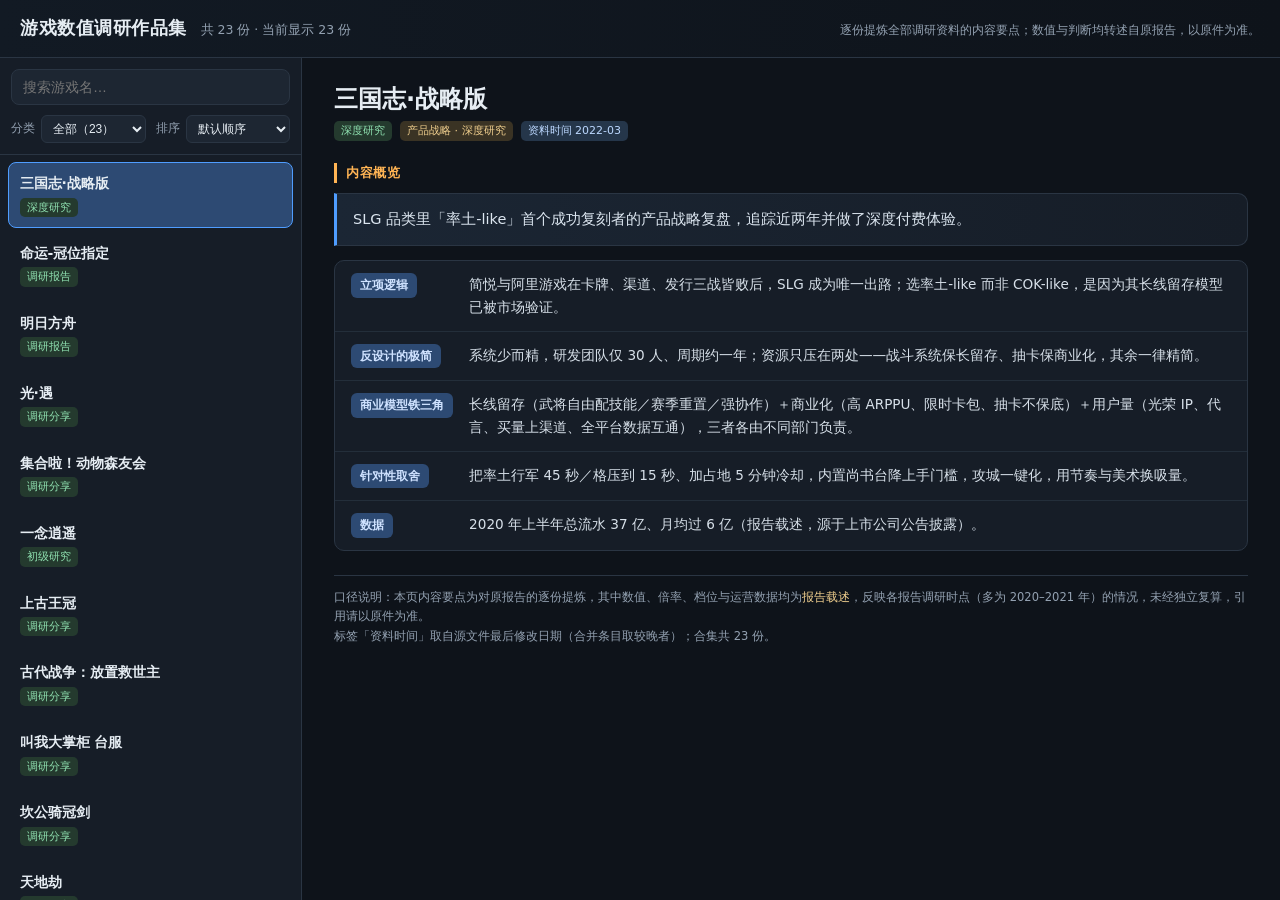
<file: number/note.html>
<!DOCTYPE html>
<html lang="zh-CN">
<head>
<meta charset="utf-8">
<meta name="viewport" content="width=device-width, initial-scale=1, viewport-fit=cover">
<title>游戏数值调研作品集</title>
<style>
  :root{
    --bg:#0e131a; --panel:#161d27; --panel2:#1d2632; --line:#2a3543;
    --text:#e6edf3; --muted:#93a1b1; --accent:#4f9dff; --accent2:#ffb454;
    --chip:#243042; --chip-on:#2d4a73;
  }
  *{box-sizing:border-box}
  html,body{margin:0;height:100%}
  body{
    background:var(--bg); color:var(--text);
    font-family:"PingFang SC","Microsoft YaHei","Hiragino Sans GB",system-ui,sans-serif;
    font-size:14px; line-height:1.6; display:flex; flex-direction:column;
    height:100vh; height:100dvh; -webkit-text-size-adjust:100%;
  }
  header{
    padding:14px 20px; border-bottom:1px solid var(--line);
    background:linear-gradient(90deg,#121a24,#0e131a); display:flex; align-items:baseline; gap:14px; flex-wrap:wrap;
  }
  header h1{font-size:18px; margin:0; letter-spacing:.5px}
  header .sub{color:var(--muted); font-size:12.5px}
  header .note{color:var(--muted); font-size:12px; margin-left:auto; max-width:44%; line-height:1.5}
  .body{flex:1; display:flex; min-height:0}
  /* ---------- 左侧 ---------- */
  /* 框体随视口收窄：340px 上限 → 160px 下限；内部留白同步收缩，给右侧腾出内容宽度 */
  .side{width:clamp(160px, 23.6vw, 340px); min-width:0; border-right:1px solid var(--line); background:var(--panel);
        display:flex; flex-direction:column; min-height:0}
  .side .tools{padding:clamp(8px, .85vw, 12px); border-bottom:1px solid var(--line); display:flex; flex-direction:column; gap:10px}
  .search{width:100%; padding:9px 11px; border-radius:8px; border:1px solid var(--line);
          background:var(--panel2); color:var(--text); font-size:14px; outline:none}
  .search:focus{border-color:var(--accent)}
  .filters{display:flex; gap:10px; align-items:center}
  .sort{display:flex; align-items:center; gap:6px; color:var(--muted); font-size:12px; flex:1; min-width:0}
  .sort span{flex:0 0 auto}
  .sort select{flex:1; min-width:0; background:var(--panel2); color:var(--text); border:1px solid var(--line);
        border-radius:6px; padding:5px 7px; font-size:12px; outline:none}
  .sort select:focus{border-color:var(--accent)}
  .list{flex:1; overflow:auto; padding:clamp(5px, .6vw, 8px); -webkit-overflow-scrolling:touch}
  .item{padding:10px clamp(8px, .85vw, 12px); border-radius:8px; cursor:pointer; border:1px solid transparent;
        margin-bottom:4px; min-width:0}
  .item:hover{background:var(--panel2)}
  .item.on{background:var(--chip-on); border-color:var(--accent)}
  .item .t{font-size:14px; font-weight:600; line-height:1.45; overflow-wrap:anywhere; word-break:break-word}
  .item .m{display:flex; gap:8px; align-items:center; margin-top:4px; flex-wrap:wrap}
  .badge{font-size:11px; padding:1px 7px; border-radius:5px; background:var(--chip); color:var(--muted)}
  .badge.cat{background:#243a2e; color:#8fe0b0}
  .badge.focus{background:#3a3324; color:#f0cf8e}
  .badge.date{background:#25364a; color:#bcd8ff}
  .empty{color:var(--muted); text-align:center; padding:30px 10px; font-size:13px}
  /* ---------- 右侧 ---------- */
  .main{flex:1; overflow:auto; padding:26px 32px 40px; min-height:0; -webkit-overflow-scrolling:touch}
  .wrap{max-width:940px; margin:0 auto}
  .detail h2{margin:0 0 6px; font-size:24px; line-height:1.3}
  .hd-meta{display:flex; gap:8px; align-items:center; margin-bottom:22px; flex-wrap:wrap}
  .sec{margin:0 0 10px; font-size:13px; color:var(--accent2); font-weight:700; letter-spacing:.5px;
       border-left:3px solid var(--accent2); padding-left:9px}
  /* 引导句 */
  .lead{background:linear-gradient(90deg,#1b2634,#161d27); border:1px solid var(--line);
        border-left:3px solid var(--accent); border-radius:0 10px 10px 0;
        padding:13px 16px; font-size:14.5px; line-height:1.72; color:#dce6f0; margin-bottom:14px}
  /* 定义列表：左标签胶囊 / 右内容 */
  dl.ov{margin:0; border:1px solid var(--line); border-radius:10px; overflow:hidden; background:var(--panel)}
  .ov-row{display:flex; gap:14px; padding:12px 16px; border-bottom:1px solid #232e3a}
  .ov-row:last-child{border-bottom:none}
  .ov-row dt{flex:0 0 104px; margin:0; padding:0}
  .ov-row dt span{display:inline-block; background:var(--chip-on); color:#cfe2ff;
        font-size:12px; font-weight:600; padding:2px 9px; border-radius:6px; line-height:1.7}
  .ov-row dd{margin:0; flex:1; min-width:0; line-height:1.68; color:#d7e0e9; font-size:13.6px}
  .foot{color:var(--muted); font-size:11.5px; line-height:1.7; margin-top:24px;
        border-top:1px solid var(--line); padding-top:12px}
  .foot span{color:#f0cf8e}
  .placeholder{color:var(--muted); text-align:center; margin-top:80px}
  code{font-family:ui-monospace,Consolas,"Courier New",monospace; background:#1d2632;
       padding:1px 5px; border-radius:4px; font-size:.92em; color:#cfe2ff}
  ::-webkit-scrollbar{width:9px;height:9px}
  ::-webkit-scrollbar-thumb{background:#2c3848; border-radius:6px}
  ::-webkit-scrollbar-track{background:transparent}

  /* ---------- 窄窗口：分类／排序改为上下换行，让左栏可继续收窄 ---------- */
  /* 阈值 1200px：此时左栏约 283px，横排两个下拉各约 98px，再窄选项文字就会被原生截断 */
  @media (max-width:1200px){
    .filters{flex-direction:column; align-items:stretch; gap:6px}
    .sort{width:100%}
    .sort select{padding:5px 6px}
  }
</style>
</head>
<body>
<header>
  <h1>游戏数值调研作品集</h1>
  <span class="sub" id="count"></span>
  <span class="note">逐份提炼全部调研资料的内容要点；数值与判断均转述自原报告，以原件为准。</span>
</header>
<div class="body">
  <aside class="side" id="side">
    <div class="tools">
      <input class="search" id="search" placeholder="搜索游戏名…" autocomplete="off">
      <div class="filters">
        <div class="sort"><span>分类</span><select id="cat"></select></div>
        <div class="sort"><span>排序</span><select id="sort">
          <option value="default">默认顺序</option>
          <option value="name">名称 A→Z</option>
          <option value="size">文件大小 大→小</option>
          <option value="chars">字符数 多→少</option>
          <option value="date">资料时间 新→旧</option>
        </select></div>
      </div>
    </div>
    <div class="list" id="list"></div>
  </aside>
  <main class="main" id="main">
    <div class="wrap" id="wrap"></div>
  </main>
</div>
<script>
const DATA = [{"raw": "【调研】三国志·战略版深度研究报告.docx", "title": "三国志·战略版", "slug": "调研三国志·战略版深度研究报告docx", "category": "深度研究", "file": "【调研】三国志·战略版深度研究报告.docx", "size_bytes": 198686, "size_human": "194.0 KB", "ext": "docx", "mdate": "2022-03", "chars": 6140, "cjk": 5258, "images": 4, "headings": ["三国志·战略版深度研究报告", "游戏概述", "1.1.产品信息", "1.2摘要", "第一部分 宏观分析", "2.1 产品战略", "后续内容："], "paras": 126, "ov": {"focus": "产品战略 · 深度研究", "tagline": "SLG 品类里「率土-like」首个成功复刻者的产品战略复盘，追踪近两年并做了深度付费体验。", "points": [["立项逻辑", "简悦与阿里游戏在卡牌、渠道、发行三战皆败后，SLG 成为唯一出路；选率土-like 而非 COK-like，是因为其长线留存模型已被市场验证。"], ["反设计的极简", "系统少而精，研发团队仅 30 人、周期约一年；资源只压在两处——战斗系统保长留存、抽卡保商业化，其余一律精简。"], ["商业模型铁三角", "长线留存（武将自由配技能／赛季重置／强协作）＋商业化（高 ARPPU、限时卡包、抽卡不保底）＋用户量（光荣 IP、代言、买量上渠道、全平台数据互通），三者各由不同部门负责。"], ["针对性取舍", "把率土行军 45 秒／格压到 15 秒、加占地 5 分钟冷却，内置尚书台降上手门槛，攻城一键化，用节奏与美术换吸量。"], ["数据", "2020 年上半年总流水 37 亿、月均过 6 亿（报告载述，源于上市公司公告披露）。"]]}}, {"raw": "【调研】命运-冠位指定调研报告.docx", "title": "命运-冠位指定", "slug": "调研命运冠位指定调研报告docx", "category": "调研报告", "file": "【调研】命运-冠位指定调研报告.docx", "size_bytes": 27158653, "size_human": "25.9 MB", "ext": "docx", "mdate": "2022-03", "chars": 9538, "cjk": 7098, "images": 78, "headings": ["命运-冠位指定", "游戏概述", "1.1排行榜情况（国服iOS）", "1.2全球营收", "1.3体验账号", "战斗系统", "2.1战斗界面", "2.2战斗相关元素", "2.3战斗流程", "2.4攻击模组与宝具动画", "2.5从者强度", "2.6阵容搭配", "核心玩法", "3.1每日登录签到", "3.2日常资源关卡", "3.3日常任务", "3.4剧情关卡", "3.5活动关卡", "3.6从者幕间、强化副本"], "paras": 377, "ov": {"focus": "战斗公式 · 全量拆解", "tagline": "以「战前编队＋指令卡」为核心的回合制卡牌；本份最大价值是把伤害、出星、宝具值三条公式逐项拆开。", "points": [["指令卡决策", "红／蓝／绿／白／宝具五色，卡池每回合随机发 5 选 3；首位染色（红 +50% 伤害、蓝 +100% 宝具值、绿 +20% 出星）与同色／同从者连携构成主要决策。"], ["伤害公式", "ATK×0.23×卡牌倍率×职阶补正×克制×阵营×暴击×乱数（0.9–1.1）连乘（报告载述）；出星、NP 获取各有独立公式，Overkill 乘算补正已成常数残留。"], ["阵容经济学", "多层 BUFF 不被稀释，最优解是「1 打手＋多名拐（辅助）」；人权卡是少数五星辅助，星级只表示稀有度、不代表强度，低星也能通关。"], ["长线设计", "主线剧情超 200 万字、按视觉小说呈现；幕间与强化副本只强化不削弱，用于回捞退环境从者，同时兼顾强度党与真爱党。"], ["运营案例", "无限池活动体力性价比约为日常的 10 倍（报告载述），是新手追赶的主通道；国服 2021 年因皮肤与强化副本延期引发玩家「止氪计划」。"]]}}, {"raw": "明日方舟（文档与脑图合并）", "title": "明日方舟", "slug": "调研明日方舟研究报告docx", "category": "调研报告", "file": "【调研】明日方舟 研究报告.docx", "size_bytes": 3135971, "size_human": "3.0 MB", "ext": "docx", "mdate": "2022-07", "chars": 3559, "cjk": 2922, "images": 23, "headings": ["明日方舟", "一、游戏概述", "1.1.  产品信息", "1.2.  排行榜情况", "二、战斗系统", "2.1.    输赢判定", "2.2.    干员攻击方向", "2.3.    干员分类", "2.4.    怪物（飞行和陆地）", "2.5.    干员的部署", "2.6.    干员技能释放原理", "三、游戏玩法", "3.1.    主线副本", "3.2.    物资副本", "3.3.    芯片副本", "3.4.    剿灭作战", "市场营销", "产品特点", "营销策略", "后续内容："], "paras": 156, "ov": {"focus": "战斗机制 · 发行复盘 · 营销时间线", "tagline": "把塔防改造成「干员朝向＋部署费用」的即时策略，叠加分层拉新打法；同一份研究还留有 199 节点的系统拆解树与逐条带日期的营销时间线。", "points": [["胜负判定", "不是全灭，而是「漏怪数 ≥ 关卡阈值」判负；干员放置时定朝向、朝向决定攻击范围且不可更改，区别于传统辐射范围塔防。"], ["资源节奏", "部署费用初始 10、随时间回复，先锋干员技能额外产费；再部署约 60 秒，实战中阵亡基本来不及补位。"], ["体力与产出", "首败全额返还、第二次扣 1、逐次递增至只返一半（报告载述）；剿灭作战 400 怪按击杀数给合成玉，周上限初始 1200（约 2 抽）。"], ["产品判断", "前期硬核策略＋后期偏养成的养老玩法，在「废萌」与「硬核」之间取平衡；报告明确指出其硬核是一次性的，后期靠养成承接留存。"], ["发行路径", "踩在版号重启后的产品荒窗口，用概念 PV 长线悬念、漫展与周边前置积累核心用户，公测后靠同人／MMD 征集扩到泛二次元。"], ["系统树", "另有 199 节点的拆解框架，按游戏概述／战斗系统／玩法系统／市场营销／其他五枝展开；干员分类（近战 4 类、远程 2 类、奶 2 类）、可阻挡数、技能能量「自动／攻击恢复」×「自动／手动释放」四象限、物资 5 类与芯片 4 类副本周轮换表均可枚举。"], ["营销时间线", "2017 概念 PV → 2018 起多场漫展与周边 → 2019 公测主播／同人征集 → 稳定期异业合作与公益，逐条带日期，颗粒度细于正文论述。"]]}, "merged": true}, {"raw": "【调研分享】《光·遇》调研报告.docx", "title": "光·遇", "slug": "调研分享光·遇调研报告docx", "category": "调研分享", "file": "【调研分享】《光·遇》调研报告.docx", "size_bytes": 11041120, "size_human": "10.5 MB", "ext": "docx", "mdate": "2022-03", "chars": 8360, "cjk": 7170, "images": 48, "headings": ["《光·遇》", "游戏概述", "1.1产品信息", "1.2体验帐号说明", "1.3游戏诞生背景", "核心玩法", "2.1光", "2.2遇", "2.3道具装扮", "2.4新手引导", "后续内容"], "paras": 193, "ov": {"focus": "社交系统 · 货币闭环", "tagline": "无数值、无等级、无 PVP 的「表现驱动」社交冒险，把人际关系本身做成了核心系统。", "points": [["光与遇", "「光」是探索收集——99 个小金人撑起光翼等级与飞行能量；「遇」是社交。能量不自动回复，只能靠近光源或由他人长按发光充能，从机制上逼出互助。"], ["货币闭环", "蜡烛兑换先祖表情树；爱心只能由 3 蜡烛换 1 或好友每日互赠，且先祖处合计上限仅 37 颗（报告载述），从而把高级道具与社交强绑定。"], ["献祭循环", "暴风眼／伊甸用 4 个光之翼换 1 根升华蜡烛、周上限 15 根；转生后小金人刷新，形成「收集—献祭—重收」主线，永久光之翼每 2 根升华蜡烛兑换 1 个。"], ["长线成本", "全图先祖毕业共需 576 爱心、636 蜡烛、75 升华蜡烛（报告载述）；部分道具花钱也无法减少肝度，反而给平民留出空间。"], ["社交细节", "单场景最多 8 人；加好友需消耗 1 根蜡烛、解锁聊天共需 7 根；看不到他人昵称、不能删好友，只有屏蔽与自定义命名。"]]}}, {"raw": "【调研分享】《集合啦！动物森友会》研究报告.docx", "title": "集合啦！动物森友会", "slug": "调研分享集合啦！动物森友会研究报告docx", "category": "调研分享", "file": "【调研分享】《集合啦！动物森友会》研究报告.docx", "size_bytes": 3669671, "size_human": "3.5 MB", "ext": "docx", "mdate": "2022-03", "chars": 6082, "cjk": 4687, "images": 25, "headings": ["集合啦！动物森友会", "游戏概述", "1.1 产品简介：", "1.2 体验帐号说明", "基本介绍", "2.1 游戏背景", "2.2 游戏画面", "2.3 时间、地域设置", "2.4 游戏地形", "社交系统", "3.1  对NPC", "3.2 对玩家", "商业化", "4.1游戏货币", "4.2 Switch会员服务", "4.3 Amiibo", "后续内容："], "paras": 146, "ov": {"focus": "节奏控制 · 箱庭设计", "tagline": "以「现实时间同步」为节流阀的箱庭式模拟经营，主动放慢节奏来延长内容寿命。", "points": [["时间锁", "游戏时间与现实一致；建房／升级必须等到次日 5 点才交付，大头菜只在周日 5:00–12:00 可买——用延迟交付制造期待，并让大量玩家同一时段上线。"], ["内容门槛", "地形分低／中／高三层，撑杆约 2 天、梯子约 5 天按节奏发放，迫使玩家沿设计路径深度体验，避免完整内容过快暴露。"], ["生态资源系统", "四季、南北半球物种差异，配合 DIY 创作、图鉴收藏、商店交易构成资源开采与消耗的闭环，是报告重点。"], ["社交分级", "好友权限分普通／最佳（后者可用铲斧改动岛屿）；村民好感度初值 25、范围 0–225、划六阶段（报告载述），可邀请动物共 383 只、单岛上限 10 只。"], ["硬件侧商业化", "联机需 Switch Online 会员（约 20 元／月），Amiibo 卡包 3 张约 25 元；稀有村民在二手市场曾出现千元级溢价。"]]}}, {"raw": "【调研分享】一念逍遥 初级研究报告.docx", "title": "一念逍遥", "slug": "调研分享一念逍遥初级研究报告docx", "category": "初级研究", "file": "【调研分享】一念逍遥 初级研究报告.docx", "size_bytes": 50247826, "size_human": "47.9 MB", "ext": "docx", "mdate": "2022-03", "chars": 11998, "cjk": 10143, "images": 151, "headings": ["【调研分享】一念逍遥 初级研究报告", "1. 游戏概述", "1.1产品信息", "1.2游戏主要画面", "2. 核心玩法", "3. 战斗系统", "3.1战斗要素", "3.2战斗模式", "4. 游戏玩法", "4.1新手引导", "4.2城镇玩法", "4.3宗门玩法", "4.4秘境玩法", "4.5洞府玩法", "后续内容："], "paras": 491, "ov": {"focus": "放置效率 · 宗门绑定", "tagline": "把「挂机效率」做成全部养成目标的水墨国风放置修仙。", "points": [["核心公式", "一切养成服务于提升放置性价比；修炼速度＝洞府灵气×吸收率，吸收率由修为境界决定，因此嗑药与吐纳都要压到当日最高境界再用。"], ["离线放置", "可完全离线，且离线角色仍留在地图中可被其他玩家交互，服务器需定期维护清理；挂机约 13 小时上限，背包满后材料转邮件保管。"], ["技能与方向", "修法／炼体双方向，凡界／灵界／仙界各一套技能树；技能状态含定身、致盲、沉默、冰冻等，跨境界时持续效果递减。"], ["保底与产出", "蓝装以上材料或辅材会累积锻造值，满值必出紫色以上；丹师／器师等级越高，高品质丹药与装备产出概率越高。"], ["宗门强绑定", "藏经阁独占技能书与图纸，宗门大阵占灵泉灵脉（统治者采集速度 +20%）；跨服玩法按「宗门乱斗→八荒逐鹿→天下归一」逐层升级。"]]}}, {"raw": "【调研分享】上古王冠研究报告.docx", "title": "上古王冠", "slug": "调研分享上古王冠研究报告docx", "category": "调研分享", "file": "【调研分享】上古王冠研究报告.docx", "size_bytes": 6171896, "size_human": "5.9 MB", "ext": "docx", "mdate": "2022-03", "chars": 2171, "cjk": 1705, "images": 18, "headings": ["上古王冠", "游戏概述", "1.1.产品信息", "1.2.体验账号", "1.3.游戏主要界面", "基本玩法", "2.1. 日常玩法和游戏时长", "2.2.新手带入和新手时长", "战斗系统", "3.1.战斗呈现", "3.2.战斗要素", "后续内容："], "paras": 136, "ov": {"focus": "战斗结构 · 轻量放置", "tagline": "日均 40–60 分钟的轻量竖版放置 RPG，胜负与出手顺序都有明确的数值判定。", "points": [["战斗流程", "最多 5 人布阵、按速度值依次出手，同速时战力高者优先；全自动。胜负除全灭外，还有「限时结束时总生命高于敌方」这一条。"], ["策略层级", "站位权重最高——6 种阵型本身无属性加成，但技能多为「打一排／一列」；元素克制仅 +20% 伤害（报告载述），报告判断其影响远小于技能差距。"], ["设计取向", "同等级英雄之间数值差异很小，战斗变化主要靠状态（增益／减益）差异化来制造。"], ["服务器结构", "官服 iOS 与安卓可同服、但账号数据不互通（苹果分成机制所致）；渠道服与官服不互跨，开服节奏为每天 6 服。"]]}}, {"raw": "【调研分享】古代战争：放置救世主调研报告.docx", "title": "古代战争：放置救世主", "slug": "调研分享古代战争：放置救世主调研报告docx", "category": "调研分享", "file": "【调研分享】古代战争：放置救世主调研报告.docx", "size_bytes": 14618567, "size_human": "13.9 MB", "ext": "docx", "mdate": "2022-03", "chars": 3138, "cjk": 2492, "images": 33, "headings": ["古代战争：放置救世主", "1游戏概述", "1.1产品信息", "1.2体验帐号", "2核心玩法", "2.1游戏介绍", "2.2 游戏时长", "3战斗系统", "4游戏玩法", "4.1   无尽炼狱", "4.2   每日副本", "4.3   游戏探索", "4.4   图鉴馆", "4.5   世界BOSS", "4.6   模拟战", "4.7   其它系统", "5社交系统", "后续内容："], "paras": 118, "ov": {"focus": "反卡点 · 社交即主体", "tagline": "以「零门槛＋强社交」为卖点的小众放置，几处设计刻意与主流做法反着来。", "points": [["睡觉变强", "离线收益只比在线低 10%；每日 0 点当前关卡怪物属性 −5%、最多累计 −30%（报告载述），前中期几乎不存在硬卡点。"], ["抽卡保底", "初始 SSS 概率 1%，每次未中 +6%，多数玩家第 5–6 次出货（报告载述）；无 VIP、无密集氪金活动，所有资源均开放获取与合成。"], ["反滚服", "血战按每 20 级分赛区，老区还有更高世界 BOSS 奖励与经验加成，报告观察到不冲榜的玩家反而更愿意留在老区。"], ["社交即主体", "聊天窗口占屏一半、任意界面可切全屏；用注册方式限制加「小黑屋」（违规者发言仅自己可见）替代封号，频道几乎无广告。"], ["战斗", "6 人上阵、速度定序、10 回合上限、竖版全自动，配合 12 小时离线经验构成主要成长来源。"]]}}, {"raw": "【调研分享】叫我大掌柜 台服调研报告.docx", "title": "叫我大掌柜 台服", "slug": "调研分享叫我大掌柜台服调研报告docx", "category": "调研分享", "file": "【调研分享】叫我大掌柜 台服调研报告.docx", "size_bytes": 14214940, "size_human": "13.6 MB", "ext": "docx", "mdate": "2022-03", "chars": 4309, "cjk": 3355, "images": 55, "headings": ["【调研分享】叫我大掌柜 台服调研报告", "游戏概述", "1.1产品信息", "1.2游戏总述", "游戏美术风格", "2.1场景", "2.2角色", "游戏玩法", "3.1商铺经营", "3.2主线关卡", "3.3游历", "后续内容："], "paras": 218, "ov": {"focus": "单指标数值 · 点击驱动", "tagline": "把全部玩法收敛到单一「赚速」数值的点击式经营，主动取消策略性。", "points": [["去策略", "取消统一体力设定，改为各玩法独立次数限制；所有玩法都推动同一指标「赚速」（即战力），玩家不必再思考资源分配。"], ["目标切分", "极长养成线被拆到个位数级的阶段目标，光完成日常就能连破数关，降低「被卡战力」的感知、抬升平民留存。"], ["核心交互", "主要玩法是连续点击（报告类比斯金纳箱）；一大付费点正是「把几百次点击压缩成一键领取」的快感。"], ["建筑循环", "获取资源→升级建筑→提高每秒银两；医馆、客栈、钱庄各带独立小玩法（接诊流程、五菜系炒菜、3×5 柜台四类产值）。"], ["主线与游历", "主线靠贸易点击推进，9 次点击一循环、银两消耗递增，BOSS 战只比门客总战力；游历按地点触发好感度、赌博、品酒等事件，撑起收集线。"]]}}, {"raw": "【调研分享】坎公骑冠剑 研究报告.docx", "title": "坎公骑冠剑", "slug": "调研分享坎公骑冠剑研究报告docx", "category": "调研分享", "file": "【调研分享】坎公骑冠剑 研究报告.docx", "size_bytes": 25456524, "size_human": "24.3 MB", "ext": "docx", "mdate": "2022-03", "chars": 5082, "cjk": 4090, "images": 41, "headings": ["【调研分享】坎公骑冠剑 研究报告", "游戏概述", "1.1产品信息", "1.2排行榜情况：", "体验玩法", "1.1日常玩法与游戏时长", "1.2新手带入和新手时长", "1.3游戏目标", "包装", "1.1文案剧情", "1.2美术风格", "战斗系统", "1.1战斗流程", "1.2战斗元素", "后续内容："], "paras": 204, "ov": {"focus": "战斗设计 · 包装逻辑", "tagline": "用「梗文化＋像素召唤结构」撑起老套冒险框架的 2D 像素解谜 RPG。", "points": [["战斗结构", "4 人小队但只操控队长，其余 3 人为 AI 且不能释放武器技能；全武器自动锁敌，近战攻击会自动向目标拉近身位。"], ["属性数值", "克制造成 130%、被克 70%、无关 100%，装备与英雄同属性额外 +10% 属性攻击（报告载述）；攻击属性随武器走、防御属性随英雄走。"], ["组合技链", "武器技能造成重伤／击倒／击飞异常，异常值满后可接力触发连锁技能，内置 20 秒 CD；重伤使目标 2.5 秒失控且无视免疫盾。"], ["包装逻辑", "像素的抽象性带来「召唤结构」，为剧本埋梗（龙珠、JOJO、逆转裁判等）留出空间；情绪靠夸张表情、镜头推拉与 BGM 放大。"], ["市场表现", "国服上线 7 天全平台流水约 1.3 亿；海外除中国累计约 14 亿、下载 700 万，Google Play 34.9 万评价 4.68 分（报告载述）。"]]}}, {"raw": "【调研分享】天地劫研究报告.docx", "title": "天地劫", "slug": "调研分享天地劫研究报告docx", "category": "调研分享", "file": "【调研分享】天地劫研究报告.docx", "size_bytes": 25259499, "size_human": "24.1 MB", "ext": "docx", "mdate": "2022-03", "chars": 7425, "cjk": 6279, "images": 44, "headings": ["【调研分享】天地劫研究报告", "游戏概述", "1.1.产品信息", "1.2.账号体验", "体验玩法", "2.1.日常玩法和游戏时长", "2.2.新手带入和新手时长", "2.3.游戏目标", "IP与包装", "3.1.IP与剧情", "3.2.美术画风", "3.3.UI&UE", "战斗系统", "4.1.战斗流程", "4.2.战斗要素", "4.3.战斗表现", "后续内容："], "paras": 213, "ov": {"focus": "战棋地形 · 品质升级", "tagline": "继承《梦幻模拟战》骨架、以 3D 场景与全语音叙事做品质升级的 SRPG 战棋。", "points": [["机制承袭", "冰／火／雷三角对应梦战骑／步／枪，弓克飞、光克暗同样复刻；克制效果为自身攻击 +30%、敌方攻击 −25%（报告载述）。"], ["职业分工", "铁卫／侠客／御风／羽士／咒师／祝由六职业；羽士只能打 2 格（1 格敌人无法反击），咒师与祝由近身攻击会触发敌方「先攻」。"], ["地形即玩法", "栅栏物免、篝火暴击、毒气每回合 −10% 气血、真炎 −24% 气血、霜冻移动 −1、雷场被暴击率 +20%；部分奖励需飞行／轻功单位跨地形才能取到。"], ["BUFF 规则", "不同类别增益无上限可叠加，同类增益采用覆盖制取最大值（报告载述）。"], ["口碑与风险", "TapTap 由内测 9.2 跌至公测 6.8，好评集中在 IP／画面／音效、差评集中在抽卡与运营；报告点出「自动战斗 AI 弱」与「优质演出被养成进度逼着跳过」的结构矛盾。"]]}}, {"raw": "【调研分享】守望黎明研究报告.docx", "title": "守望黎明", "slug": "调研分享守望黎明研究报告docx", "category": "调研分享", "file": "【调研分享】守望黎明研究报告.docx", "size_bytes": 6024170, "size_human": "5.7 MB", "ext": "docx", "mdate": "2022-03", "chars": 5845, "cjk": 4639, "images": 33, "headings": ["守望黎明", "游戏概述", "1.1.   产品信息", "1.2.   体验账号", "战斗系统详解", "2.1.   编队详解", "2.2.   行军速度大致解析", "2.3.   集结规则", "2.4.   士兵数量无限", "2.5.   编队的战斗规则", "2.6.   一些战斗规则", "2.7.   兵力消耗类型", "2.8.   守城战斗", "2.9.   兵多有用吗？", "2.10.      城墙耐久和破坏值的关系", "2.11.      侦查", "2.12.      战争守护", "2.13.      战报", "2.14.      资源掠夺", "后续内容："], "paras": 210, "ov": {"focus": "战斗公式 · 战报级拆解", "tagline": "把 SLG 战斗拆到「编队—距离—损耗」层层可算的末日题材产品，几乎全篇是规则量化。", "points": [["地图量化", "地图 1200×1200 格、每格 1 公里，一城占 2×2 格；编队行军速度取最慢小队，速度 30 的 7 级改装车每公里约 1.5 秒（报告载述）。"], ["编队战斗", "前／中／后排距离分别为 1／3／5，技能只在有效距离内生效；8 回合定胜负，进攻方未胜即判负；兵力消耗＝被打掉血量的一半。"], ["损耗三态", "轻伤回城即愈、重伤进帐篷需资源治疗、死亡不可逆；攻城方全部重伤直接转死亡，急救帐篷装不下的也直接死亡。"], ["集结与破城", "集结时间 5／10／30／60 分钟，且战斗结果出来前无法补兵；城墙耐久被打穿即「打飞」并强制随机迁城，落地恢复 500 点。"], ["反直觉结论", "可无限出兵，但空闲兵不参与守城；等级压制严重（T9 压 T8），中等玩家屯兵反而送人头。掠夺固定为编队 95% 负重四资源均分＋5% 负重金币。"]]}}, {"raw": "【调研分享】崩坏3rd研究报告.docx", "title": "崩坏3rd", "slug": "调研分享崩坏3rd研究报告docx", "category": "调研分享", "file": "【调研分享】崩坏3rd研究报告.docx", "size_bytes": 22117610, "size_human": "21.1 MB", "ext": "docx", "mdate": "2022-03", "chars": 9821, "cjk": 7887, "images": 67, "headings": ["崩坏3rd", "游戏概述", "1.1．产品信息", "1.2．体验账号说明", "游戏背景设定", "2.1.游戏背景", "2.2.关键词释义", "游戏玩法设计", "3.1.游戏新手引导", "3.2.日常玩法", "3.3.PVP向玩法", "3.4.多人联机玩法", "3.5.开放世界", "3.6.玩法总结", "商业化设计", "4.1. 付费系统", "4.2. 补给系统", "4.3. 付费系统分析", "4.4. 游戏运营", "后续内容"], "paras": 296, "ov": {"focus": "商业化三层 · 二次元运营", "tagline": "以「贩卖人设」为第二盈利轴的二次元动作手游，本份把商业化拆成三层并给足价格口径。", "points": [["盈利分层", "Pay to win（角色／武器／圣痕）、Pay to cool（服装／舰桥）、Pay to love（人设）；立绘、声优、剧情、PV、动画短片都服务于人设这一核心。"], ["保底体系", "扩充补给 100 抽必出当期 S 且次数可跨池继承；精准补给 10 抽保底 4 星、但武器与圣痕常无保底；扩充装备池 50 连必出 UP 且不重复，最非约 200 抽（5.6 万水）毕业。"], ["白嫖口径", "每月免费约 8000 水晶、月卡党约 1.1 万；水晶:RMB 约 10:1，月卡 30 元合计 3100 水（报告载述），据此推算三个版本可攒出一个 S。"], ["竞速型 PVP", "并无真 PVP：超弦空间按 20 人一组、4 关积分，用「天气效果」逼玩家培养多套阵容；扰动幅度会随全体通关时间动态上调难度。"], ["生态运营", "约 45 天一版本、几乎无长草期；生日礼物、女武神来电、给满级玩家寄实体零食礼包，长期经营粉丝关系。"]]}}, {"raw": "【调研分享】放置少女 初级研究报告.docx", "title": "放置少女", "slug": "调研分享放置少女初级研究报告docx", "category": "初级研究", "file": "【调研分享】放置少女 初级研究报告.docx", "size_bytes": 10494970, "size_human": "10.0 MB", "ext": "docx", "mdate": "2022-03", "chars": 4051, "cjk": 3061, "images": 46, "headings": ["【调研分享】放置少女 初级研究报告", "游戏概述", "产品信息", "战斗系统", "2.1战斗要素", "核心玩法", "3.1 日常玩法和游戏时长", "3.2 新手带入和新手时长", "3.3 挂机地图", "3.4 玩法", "后续内容："], "paras": 213, "ov": {"focus": "技能颗粒度 · 日本市场", "tagline": "三国娘化＋「超简单」放置，主战场在日本市场；报告把技能颗粒度拆得很细。", "points": [["战斗单位", "1 主将＋出阵副将＋应援副将（阵亡后每回合补 1 名）；上场数随等级解锁，90 级时出阵与应援合计 11 名。"], ["技能分类", "攻击技能按单体／群攻／连击／追加（会心、击杀、Debuff、血量阈值触发）／特殊索敌拆分；回复技能按对象数、次数、最小与最大倍率、会心倍率逐项定义。"], ["奥义", "由「持有特定副将组合」触发的被动加成，无需上场即可生效，多个奥义可叠加。"], ["极致轻量", "日常任务约 3–4 分钟、战斗全可跳过；放置收益受挂机时长、地图等级、加成副将与活动翻倍影响，仓库满后溢出装备自动转铜货。"], ["公会战分层", "倾国的战役（本服前 16 同盟）→ 群雄争霸（4 服 48 同盟分黄金／白银／青铜）→ 战姬无双 → 皇室的阴谋，逐级开放。"], ["市场", "2021 年 Q1 日本手游收入榜第 11、中国手游在日收入第 3（报告载述）。"]]}}, {"raw": "【调研分享】斗罗大陆-斗神再临研究报告.docx", "title": "斗罗大陆-斗神再临", "slug": "调研分享斗罗大陆斗神再临研究报告docx", "category": "调研分享", "file": "【调研分享】斗罗大陆-斗神再临研究报告.docx", "size_bytes": 25904842, "size_human": "24.7 MB", "ext": "docx", "mdate": "2022-03", "chars": 7366, "cjk": 5979, "images": 86, "headings": ["【调研分享】斗罗大陆-斗神再临研究报告", "游戏概述", "1.1产品信息", "1.2游戏速览", "战斗系统", "2.1战前准备", "2.2战斗机制", "2.3策略性分析", "游戏养成系统", "3.1战力构成总览", "3.2角色的收集和养成", "后续内容："], "paras": 255, "ov": {"focus": "魂环策略 · 战力构成", "tagline": "MMORPG 大地图＋卡牌战斗＋放置减负的混合体，策略核心落在「魂环」而非地图。", "points": [["战斗", "即时制但手动只能放技能、不能移动或选目标；武魂技每攻击 +1 能量、9 点可放，武魂真身需 100 点（放武魂技 +25、被击 +10）。"], ["魂环即宝石", "每 10 级开一槽、100 级共 10 槽，同名魂环只能装 1 个；技能由角色自带、魂环仅负责激活，故中期起只有能开满 10 槽的 SSR 值得培养。"], ["星级与增幅", "10 碎片升 1 星、每 6 星染色，升满需 37 张同名卡；金色 6 星给「魂环年限增幅」，如 1.3 万年魂环按 +30% 计为 1.69 万年（报告载述）。"], ["战力构成", "总战力＝上阵 5 人战力之和；报告点名装备强化数值占比过重，压低了魂环搭配本应有的策略价值。"], ["抽卡与重置", "普通池 SSR 10%、49 抽保底且提前出货不重置；主题池 99 抽必得当期角色。每抽到一个 SSR 送 1 个「月光宝盒」，可近乎无损重置，鼓励大胆试阵容。"]]}}, {"raw": "【调研分享】朕的江山研究报告.docx", "title": "朕的江山", "slug": "调研分享朕的江山研究报告docx", "category": "调研分享", "file": "【调研分享】朕的江山研究报告.docx", "size_bytes": 23737731, "size_human": "22.6 MB", "ext": "docx", "mdate": "2022-03", "chars": 7373, "cjk": 6397, "images": 64, "headings": ["朕的江山", "游戏概述", "1.1产品信息", "1.2体验账号", "基础设定", "2.1新手带入和新手时长", "2.2主界面", "核心玩法", "3.1战区资源", "3.2普通战（吃鸡玩法）", "3.3赛季模式", "3.4周末活动", "商业化", "后续内容"], "paras": 324, "ov": {"focus": "吃鸡化 SLG · 局内经济", "tagline": "把「吃鸡」赛制搬进三国 SLG，用单局 2–120 小时的对局替代长线养成服。", "points": [["局制", "8 人按官职匹配，一局 2–120 小时，游戏内 1 年＝1 小时，统一在公元 280 年结算；胜利条件为灭尽他方或占城最多。"], ["局内经济", "铜钱／粮草／兵力分离：兵力归城池所有、需运输到前线；民居／集市／农田共 10 个建筑位，产出本局全局共享。"], ["全自动战斗", "进场即自动、玩家只能观战；每回合普攻或怒气技，怒气靠命中累积，攻城战上限 100 回合，且无伤兵概念。"], ["时间与外交", "开局 2 小时保护期；夜间 0–9 点初始城免战、但打玩家城需 10 倍粮草；最多 2 人同盟，可结盟也可背刺。"], ["商业化联动", "普通／重金／限定三类卡池；限定招募令主要靠参与主题季活动获取，用付费点反向拉动玩法生态的活跃度。"]]}}, {"raw": "【调研分享】江南百景图调研报告.docx", "title": "江南百景图", "slug": "调研分享江南百景图调研报告docx", "category": "调研分享", "file": "【调研分享】江南百景图调研报告.docx", "size_bytes": 15616868, "size_human": "14.9 MB", "ext": "docx", "mdate": "2022-03", "chars": 2835, "cjk": 2302, "images": 45, "headings": ["江南百景图", "游戏概述", "1.1.产品信息", "1.2.体验账号", "1.3.游戏画面", "1.4.游戏目的（附带背景故事）", "居民养成", "2.1.稀有度", "2.2.属性", "2.3.能力", "2.4.等级", "2.5.珍宝", "2.6.居民进阶", "社交系统", "3.1.友情点互送", "3.2.土行孙", "商业化", "4.1.  氪金系统", "4.2.  礼包", "4.3.  看广告", "4.4.  月卡", "后续内容："], "paras": 153, "ov": {"focus": "居民分工 · 广告变现", "tagline": "以「居民属性分工」为骨架、以激励广告为主要变现的单机向水墨经营。", "points": [["居民五维", "建造／农牧／制作／理财／冒险，属性固定非随机；天级带 1–2 条「特级」属性，成长差异随等级越拉越大。"], ["养成线", "读书升级（每人 2 本偏好书给 2 倍经验、上限 50 级）、珍宝每人 1 件按属性匹配（矿锭 +10／+100／+1000 经验，每 10 级需同名珍宝进阶）、重复角色转 5 碎片用于进阶。"], ["变现主体", "不是抽卡而是激励广告：所有工作可看广告加速 15 分钟（约 5 分钟恢复 1 次、可存 3 次）、客栈临时招工最多 4 人、乞丐广告给补天石。"], ["极弱社交", "仅友情点互送与「土行孙」（10 件物品可分给 9 位好友），无聊天系统；单机向、不开新服。"], ["月卡差异", "主要体现在「存建筑无数量限制」，非月卡玩家只能存 10 个。"]]}}, {"raw": "【调研分享】火焰审判 初级研究报告.docx", "title": "火焰审判", "slug": "调研分享火焰审判初级研究报告docx", "category": "初级研究", "file": "【调研分享】火焰审判 初级研究报告.docx", "size_bytes": 22374552, "size_human": "21.3 MB", "ext": "docx", "mdate": "2022-03", "chars": 7577, "cjk": 6238, "images": 58, "headings": ["【调研分享】火焰审判 初级研究报告", "游戏概述", "1.1产品信息", "1.2游戏画面展示", "游戏设定", "2.1游戏背景", "2.2新手引导", "2.3任务选择", "2.4竞争机制", "核心玩法", "战斗系统", "4.1战斗呈现", "4.2战斗要素", "后续内容："], "paras": 258, "ov": {"focus": "资源引擎 · Roguelite 战棋", "tagline": "把「弃牌换意志力」作为唯一资源引擎的战棋 × 牌库构筑单机游戏。", "points": [["意志力闭环", "初始为 0，必须弃手牌到回收神龛换取（1 牌＝1 点）；弃牌可三选一使用——花意志力打牌／该英雄移动 2 格／回合结束未用则转为 2 点护甲。"], ["装备即卡牌", "牌组＝角色初始卡组＋专属卡＋装备卡＋事件卡；高品质装备带来更多卡牌与「品质数」，品质数即每场重抽次数，橙装 3 张卡、品质数 2。"], ["双状态条", "士气五档，从 +2 品质／+2 防具到 −2／−3，最低档持续不打主线会直接结束游戏；体力下降则往牌组塞无法利用的疲劳卡。"], ["死亡惩罚", "单角色阵亡不除名，但往牌组塞「弱点卡」占位，需营地草药或打赢主线 BOSS 治愈；团灭则本局结束（一把约 3 小时）。"], ["环境即变量", "雷电高亮区、太阳天需贴障碍物、远程卡受遮挡而魔法不受，部分卡牌反而只能借障碍物打到敌人。"], ["难度", "从简单／中等／困难到大灾变 1–10 逐级解锁；排行榜不区分难度与生存天数，只按任务结束积分排名。"]]}}, {"raw": "【调研分享】率土之滨 研究报告.docx", "title": "率土之滨", "slug": "调研分享率土之滨研究报告docx", "category": "调研分享", "file": "【调研分享】率土之滨 研究报告.docx", "size_bytes": 6710773, "size_human": "6.4 MB", "ext": "docx", "mdate": "2022-03", "chars": 5612, "cjk": 4556, "images": 14, "headings": ["率土之滨", "1   游戏概述", "1.1  产品信息", "1.2  体验帐号说明", "2   核心玩法", "2.1 日常玩法和游戏时长", "2.2  新手带入和新手时长", "2.3  竞争机制", "2.4  游戏目标", "后续内容："], "paras": 142, "ov": {"focus": "减法设计 · 赛季节奏", "tagline": "以「武将＋战法」为唯一核心养成、主动放弃战力榜与资源掠夺的沙盘 SLG 原型。", "points": [["减法设计", "抛弃装备与「战力」概念，改用占地获得的「势力值」排名，弱化付费阶层心理落差；无竞技场、无闯关，仅每日 1 次演武。"], ["竞争替代", "击败玩家不抢资源，只令其「沦陷」（需同盟解救或缴资源脱离），杜绝小号养大号与资源商；代价是失去「损兵→付费→复仇」这条营收循环。"], ["赛季节奏", "前期 1–7 天（新手 48 小时保护、出征 10 体力、日均 7–8 小时）→ 中期 7–30 天（同盟打城／州战）→ 后期 30–70 天（争夺征服／割据名额）；单季由约 90 天缩至 70 天。"], ["卡包分层", "名将每 5 次必出 4–5 星，报告据 4 个号连续 3 个月样本推测约第 40 次（38–42）必出 5 星；限时名将把核心将拆进小卡包，赛季卡包产出绝版武将，赛季初形成集中充值点。"], ["目标链", "核心目标是「获得更多高品质武将」，占领洛阳为玩法大目标，向下拆出打通关卡、武将／战法养成、加入同盟等子目标。"], ["流浪军", "2017 年 8 月上线，以战养战、按武勋排名给割据名额，补上不跟随同盟的玩家也能拿到奖励的缺口。"]]}}, {"raw": "【调研分享】航海王热血航线研究报告.docx", "title": "航海王热血航线", "slug": "调研分享航海王热血航线研究报告docx", "category": "调研分享", "file": "【调研分享】航海王热血航线研究报告.docx", "size_bytes": 13222166, "size_human": "12.6 MB", "ext": "docx", "mdate": "2022-03", "chars": 4165, "cjk": 3562, "images": 31, "headings": ["【调研分享】航海王热血航线研究报告", "一.产品概述", "1.1产品信息", "1.2体验账号", "1.3玩家信息", "二.战斗系统", "2.1.基础编队", "2.2.战斗操作", "2.3.技能设计", "2.4.战斗技巧设计", "2.5.特别设计", "三.大地图探索", "3.1.海域探索", "3.2.各式小游戏", "3.3.藏宝图", "后续内容："], "paras": 185, "ov": {"focus": "动作技巧 · 公平竞技", "tagline": "以「保护型＋操作型」双套技巧设计支撑公平竞技的 IP 动作手游。", "points": [["竞技场平衡", "参战角色属性不受等级、卡片影响，敌我同一角色数值完全相同，付费不带来 PVP 数值优势。"], ["保护型技巧", "倒地保护（起身无敌）、闪避无敌帧（冷却耗尽有惩罚期）、连击保护（隐藏保护值满触发无敌、奥义不累积）、霸体——防止技术碾压。"], ["操作型技巧", "抓取可破霸体并抓起未触发保护的倒地目标、击飞撑起连段、明显前摇后摇（普攻后摇可用技能取消）——给操作留出成长空间。"], ["编队与能量", "PVE 2 名主战互相 +20% 属性、各带 1 名助战；PVP 3 人依次上阵。怒气在 PVP 跨小局继承、爆气能量随时间与攻受增长。"], ["IP 还原", "招式带漫画字、终极奥义带动画；大地图探索用隐藏剧情、藏宝图、钓鱼等小游戏碎片化回顾原作剧情。"]]}}, {"raw": "【调研分享】赛马娘 初级研究报告.docx", "title": "赛马娘", "slug": "调研分享赛马娘初级研究报告docx", "category": "初级研究", "file": "【调研分享】赛马娘 初级研究报告.docx", "size_bytes": 32056791, "size_human": "30.6 MB", "ext": "docx", "mdate": "2022-03", "chars": 8998, "cjk": 7282, "images": 80, "headings": ["【调研分享】赛马娘 初级研究报告", "1 、游戏概述", "1.1产品信息", "2 、核心玩法", "2.1日常玩法和游戏时长", "2.2竞争机制", "3、养成系统", "3.1角色/卡池概述", "3.2 P卡详述", "3.3 S卡详述(支援卡，游戏内名为サポートカード)", "3.4 FES卡详述", "3.5 育成", "3.6 育成的随机性", "3.7赛马娘的养成系统总结", "后续内容："], "paras": 347, "ov": {"focus": "育成循环 · 随机性", "tagline": "把 Roguelike 随机性与「三代继承」做成单局可重复循环的二次元养成。", "points": [["三类卡", "P 卡（角色，需育成才能变成 FES 战斗卡）、S 卡（支援卡，育成前带 6 张）、FES 卡（育成产物，可作下一代继承马）；同一张 P 卡可反复育成出不同数值的 FES 卡。"], ["五维与适性", "速度／耐力／力量／毅力／智力，外加场地（草／沙）、距离、跑法（逃／先行／差／追）三项 A–G 评级。"], ["继承机制", "育成结束随机赋予蓝／粉／绿／白因子（各 1–3 星），且要追溯父母与祖辈共 6 匹；刷 9 星种马是主要肝点，一次育成约 30–60 分钟、仅耗 30 体力。"], ["训练公式", "训练数值增加量＝基础增加值×友情加成×训练效果 UP×心情效果×马娘自身成长加成，舍弃小数点（报告载述）。"], ["竞技场反内卷", "移除排名争夺，改按历史最高比分排名；奖励只分晋级／维持／降级三类，同一圈内第一名与末位收益相同，一周打一把即可。"], ["市场", "上线首月收入超 1.3 亿美元，Cygames 收入环比 +268%（报告载述）。"]]}}, {"raw": "【调研分享】阴阳师 研究报告.docx", "title": "阴阳师", "slug": "调研分享阴阳师研究报告docx", "category": "调研分享", "file": "【调研分享】阴阳师 研究报告.docx", "size_bytes": 16815354, "size_human": "16.0 MB", "ext": "docx", "mdate": "2022-03", "chars": 3343, "cjk": 2732, "images": 30, "headings": ["阴阳师", "游戏概述", "1.1.产品信息", "1.2.体验账号说明", "社交系统", "2.1.组队系统", "2.2.多人聊天系统", "2.3.私聊系统", "2.4.空间系统", "2.5.好友度与协战系统", "2.6.友人帐系统", "2.7.现世邀约系统", "2.8.直播系统", "2.9.斗图", "后续内容："], "paras": 155, "ov": {"focus": "社交专题 · 全服共享", "tagline": "本份专攻社交系统，可视为「长线卡牌如何用全服共享组队避免合服」的样本。", "points": [["服务器结构", "分 iOS／安卓／双平台／全平台四类，但传统副本组队与好友关系跨全服共享——报告认为这是上线多年从未合服的关键原因。"], ["聊天分层", "系统频道可按需求一键加入他人稀有副本队伍；附近频道显示玩家间距离且跨服，是人气最高的频道；群组不受服务器限制且无广告。"], ["好友度阶梯", "150／1000／2000 三档，150 档即解锁「协战」（每天可用对方 1 只式神 15 次），自然形成师徒与互带关系。"], ["友人帐", "游戏内微博：话题榜、名人堂（每月 20 日更新）、头条（每日 12:00 更新），玩家可自建话题并发布图文视频动态。"], ["直播与斗图", "看播／送礼／被送均得舞台积分（约 80 万金币换 400 积分），送礼只消耗基础货币；支持上传自制表情包。"], ["短板", "无单点屏蔽导致世界频道广告泛滥；好友一页仅 5 个、无搜索与排名，消息也不会把来信好友置顶。"]]}}, {"raw": "【调研分享】鸿图之下调研报告.docx", "title": "鸿图之下", "slug": "调研分享鸿图之下调研报告docx", "category": "调研分享", "file": "【调研分享】鸿图之下调研报告.docx", "size_bytes": 969165, "size_human": "946.5 KB", "ext": "docx", "mdate": "2022-03", "chars": 3890, "cjk": 3306, "images": 9, "headings": ["鸿图之下", "游戏概述", "1.1产品信息", "连地规则", "2.1地块形状", "2.2土地攻占时间", "2.3领地概念", "2.4哨塔和领地的关系", "与战略版的差异", "3.1宏观差异", "3.2微观差异", "个人评价", "4.1首发成绩分析", "4.2个人分析", "后续内容："], "paras": 177, "ov": {"focus": "竞品逐项对照 · 复杂度批评", "tagline": "以《三国志·战略版》为逐项对照系的差异化批评，核心议题是「系统复杂度值不值」。", "points": [["连地规则", "地块为正六边形；击败守军后立即归属，但 5 分钟内免战且无法连地。战略版需读条 5 分钟占领、之后 30 分钟免战——报告认为后者在对垒时战略纵深更强。"], ["领地概念", "主城周围 4 格内打地无需连地；哨塔占 1 格并生成以自身为中心 5 格的新领地，形成扩张节点。"], ["复杂度批评", "战斗为「时间制＋阵法＋站位就近」综合系统且天气、政治属性影响武技；行军令用途过广却不能提高上限；工坊被拆成 4 个建筑；日常不间断做完约需 45 分钟。"], ["金珠投放", "两天一小更、一周一大更，靠活动与维护补偿大量送珠，报告认为这削弱了月卡党的付费意义。"], ["用户错位", "QQ 开区数多于微信，判断流量偏年轻（00 后），而当时国内 SLG 主力是有付费能力的中年群体；立绘掺二次元风格又进一步劝退后者。"], ["结果", "策略榜首仅维持 77 小时后一路下滑、无明显回升（报告载述），报告据此认为玩家对当时的完成度并不满意。"]]}}];
const CAT_ORDER = ['深度研究','调研报告','初级研究','调研分享','其他'];
let curCat = '全部';
let curSort = 'default';
let curQuery = '';
let activeSlug = null;

function filtered(){
  let arr = DATA.filter(g=>{
    if(curCat!=='全部' && g.category!==curCat) return false;
    if(curQuery){
      const q = curQuery.toLowerCase();
      if(!(g.title.toLowerCase().includes(q) || g.raw.toLowerCase().includes(q))) return false;
    }
    return true;
  });
  if(curSort==='name') arr.sort((a,b)=>a.title.localeCompare(b.title,'zh'));
  else if(curSort==='size') arr.sort((a,b)=>b.size_bytes-a.size_bytes);
  else if(curSort==='chars') arr.sort((a,b)=>b.chars-a.chars);
  else if(curSort==='date') arr.sort((a,b)=>String(b.mdate).localeCompare(String(a.mdate)));
  return arr;
}

function renderCatOptions(){
  const counts = {};
  DATA.forEach(g=>counts[g.category]=(counts[g.category]||0)+1);
  const cats = ['全部', ...CAT_ORDER.filter(c=>counts[c])];
  const sel = document.getElementById('cat');
  sel.innerHTML = cats.map(c=>{
    const n = c==='全部'?DATA.length:counts[c];
    return '<option value="'+esc(c)+'">'+esc(c)+'（'+n+'）</option>';
  }).join('');
  sel.value = curCat;
}

function renderList(arr){
  const list = document.getElementById('list');
  list.innerHTML='';
  if(arr.length===0){ list.innerHTML='<div class="empty">没有匹配的游戏</div>'; return; }
  arr.forEach(g=>{
    const d = document.createElement('div');
    d.className = 'item'+(g.slug===activeSlug?' on':'');
    d.innerHTML = '<div class="t">'+esc(g.title)+'</div>'+
      '<div class="m"><span class="badge cat">'+esc(g.category)+'</span></div>';
    d.onclick = ()=>{ activeSlug=g.slug; render(); };
    list.appendChild(d);
  });
}

function renderDetail(g){
  const wrap = document.getElementById('wrap');
  if(!g){ wrap.innerHTML='<div class="placeholder">← 从上方选择一份调研报告查看内容</div>'; return; }
  const ov = g.ov;
  const rows = ov.points.map(p =>
    '<div class="ov-row"><dt><span>'+esc(p[0])+'</span></dt><dd>'+esc(p[1])+'</dd></div>').join('');
  wrap.innerHTML =
    '<div class="detail">'+
      '<h2>'+esc(g.title)+'</h2>'+
      '<div class="hd-meta"><span class="badge cat">'+esc(g.category)+'</span>'+
        '<span class="badge focus">'+esc(ov.focus)+'</span>'+
        '<span class="badge date">资料时间 '+esc(g.mdate)+'</span></div>'+
      '<div class="sec">内容概览</div>'+
        '<div class="lead">'+esc(ov.tagline)+'</div>'+
        '<dl class="ov">'+rows+'</dl>'+
      '<div class="foot">口径说明：本页内容要点为对原报告的逐份提炼，其中数值、倍率、档位与运营数据均为<span>报告载述</span>，反映各报告调研时点（多为 2020–2021 年）的情况，未经独立复算，引用请以原件为准。<br>'+
        '标签「资料时间」取自源文件最后修改日期（合并条目取较晚者）；合集共 '+DATA.length+' 份。</div>'+
    '</div>';
}

function esc(s){ return String(s).replace(/[&<>"]/g,c=>({'&':'&amp;','<':'&lt;','>':'&gt;','"':'&quot;'}[c])); }

function render(){
  const arr = filtered();
  if(!activeSlug || !arr.some(g=>g.slug===activeSlug)){
    activeSlug = arr.length? arr[0].slug : null;
  }
  renderList(arr);
  renderDetail(arr.find(x=>x.slug===activeSlug) || null);
  document.getElementById('count').textContent = '共 '+DATA.length+' 份 · 当前显示 '+arr.length+' 份';
}

document.getElementById('cat').addEventListener('change', e=>{ curCat=e.target.value; activeSlug=null; render(); });
document.getElementById('search').addEventListener('input', e=>{ curQuery=e.target.value.trim(); activeSlug=null; render(); });
document.getElementById('sort').addEventListener('change', e=>{ curSort=e.target.value; activeSlug=null; render(); });
document.addEventListener('keydown', e=>{
  const arr = filtered();
  const idx = arr.findIndex(g=>g.slug===activeSlug);
  if(e.key==='ArrowDown' && idx<arr.length-1){ activeSlug=arr[idx+1].slug; render(); e.preventDefault(); }
  if(e.key==='ArrowUp' && idx>0){ activeSlug=arr[idx-1].slug; render(); e.preventDefault(); }
});

renderCatOptions();
render();
</script>
</body>
</html>
</file>
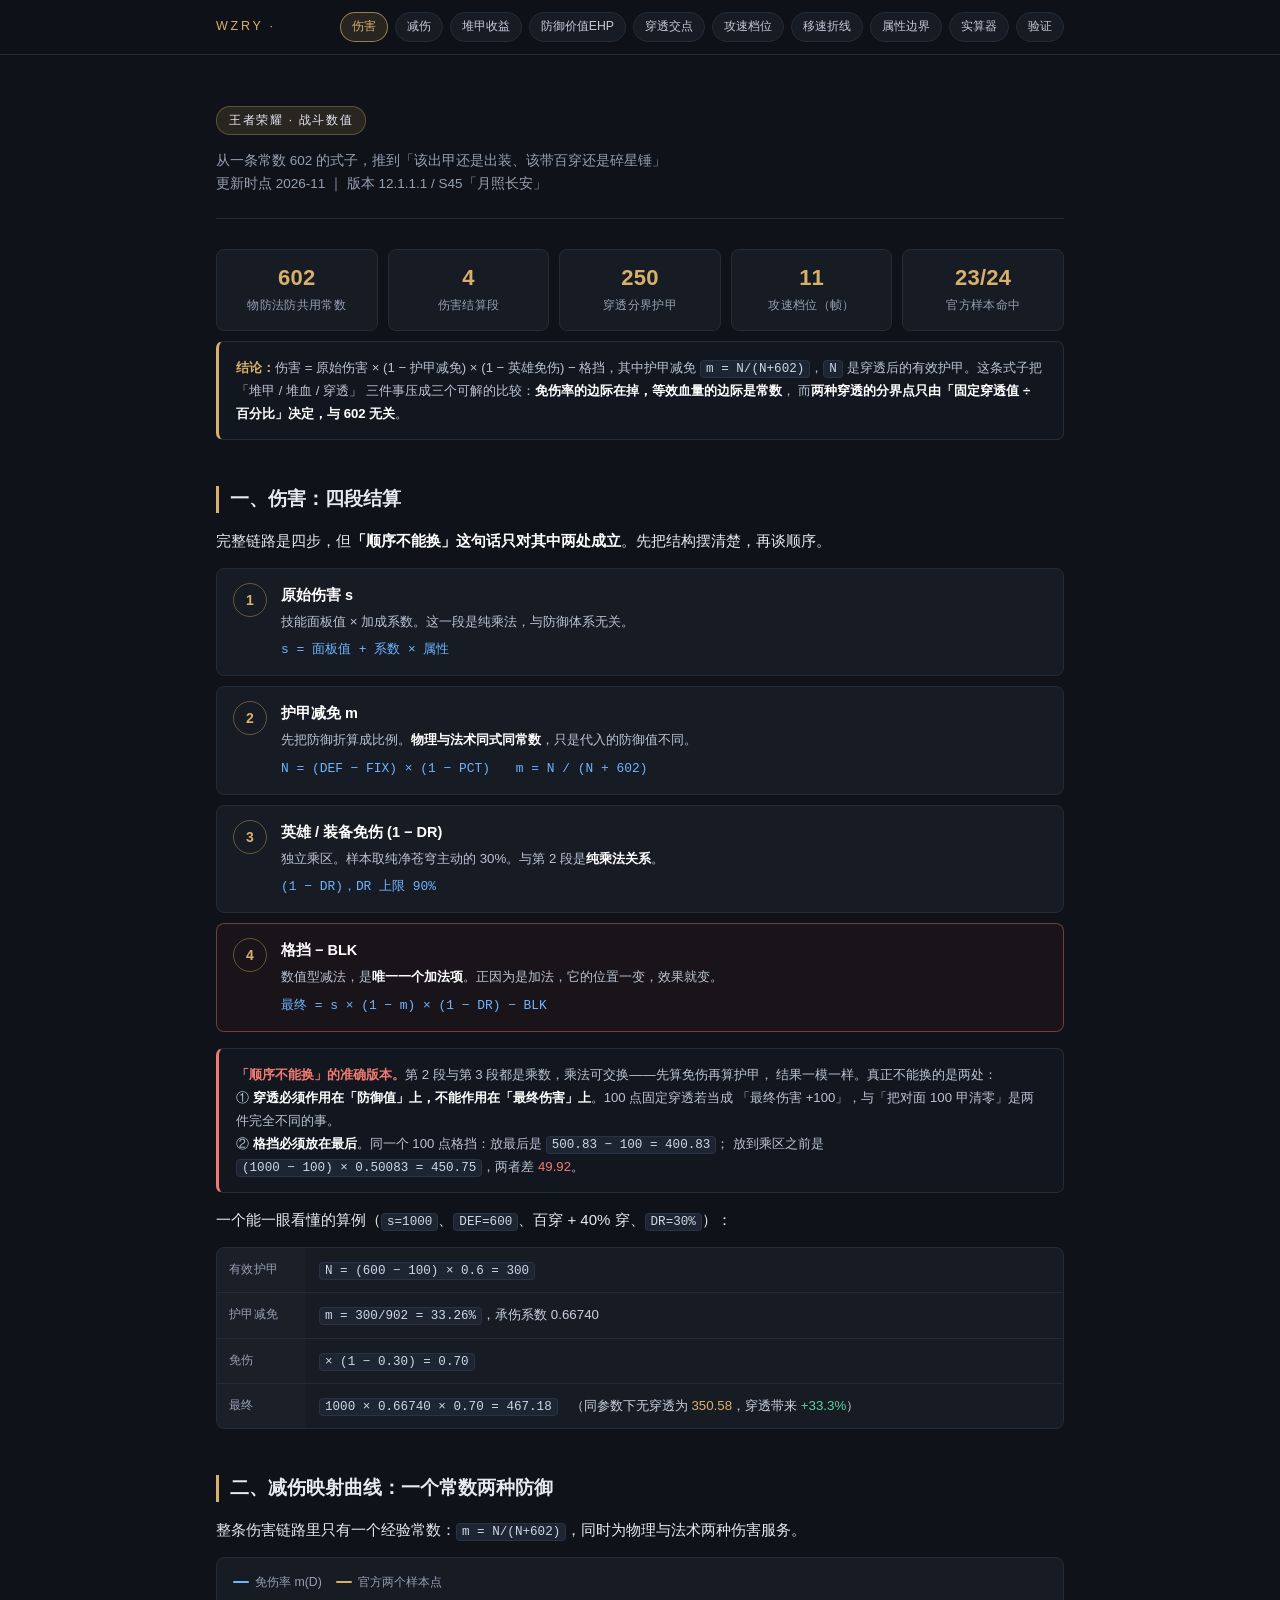
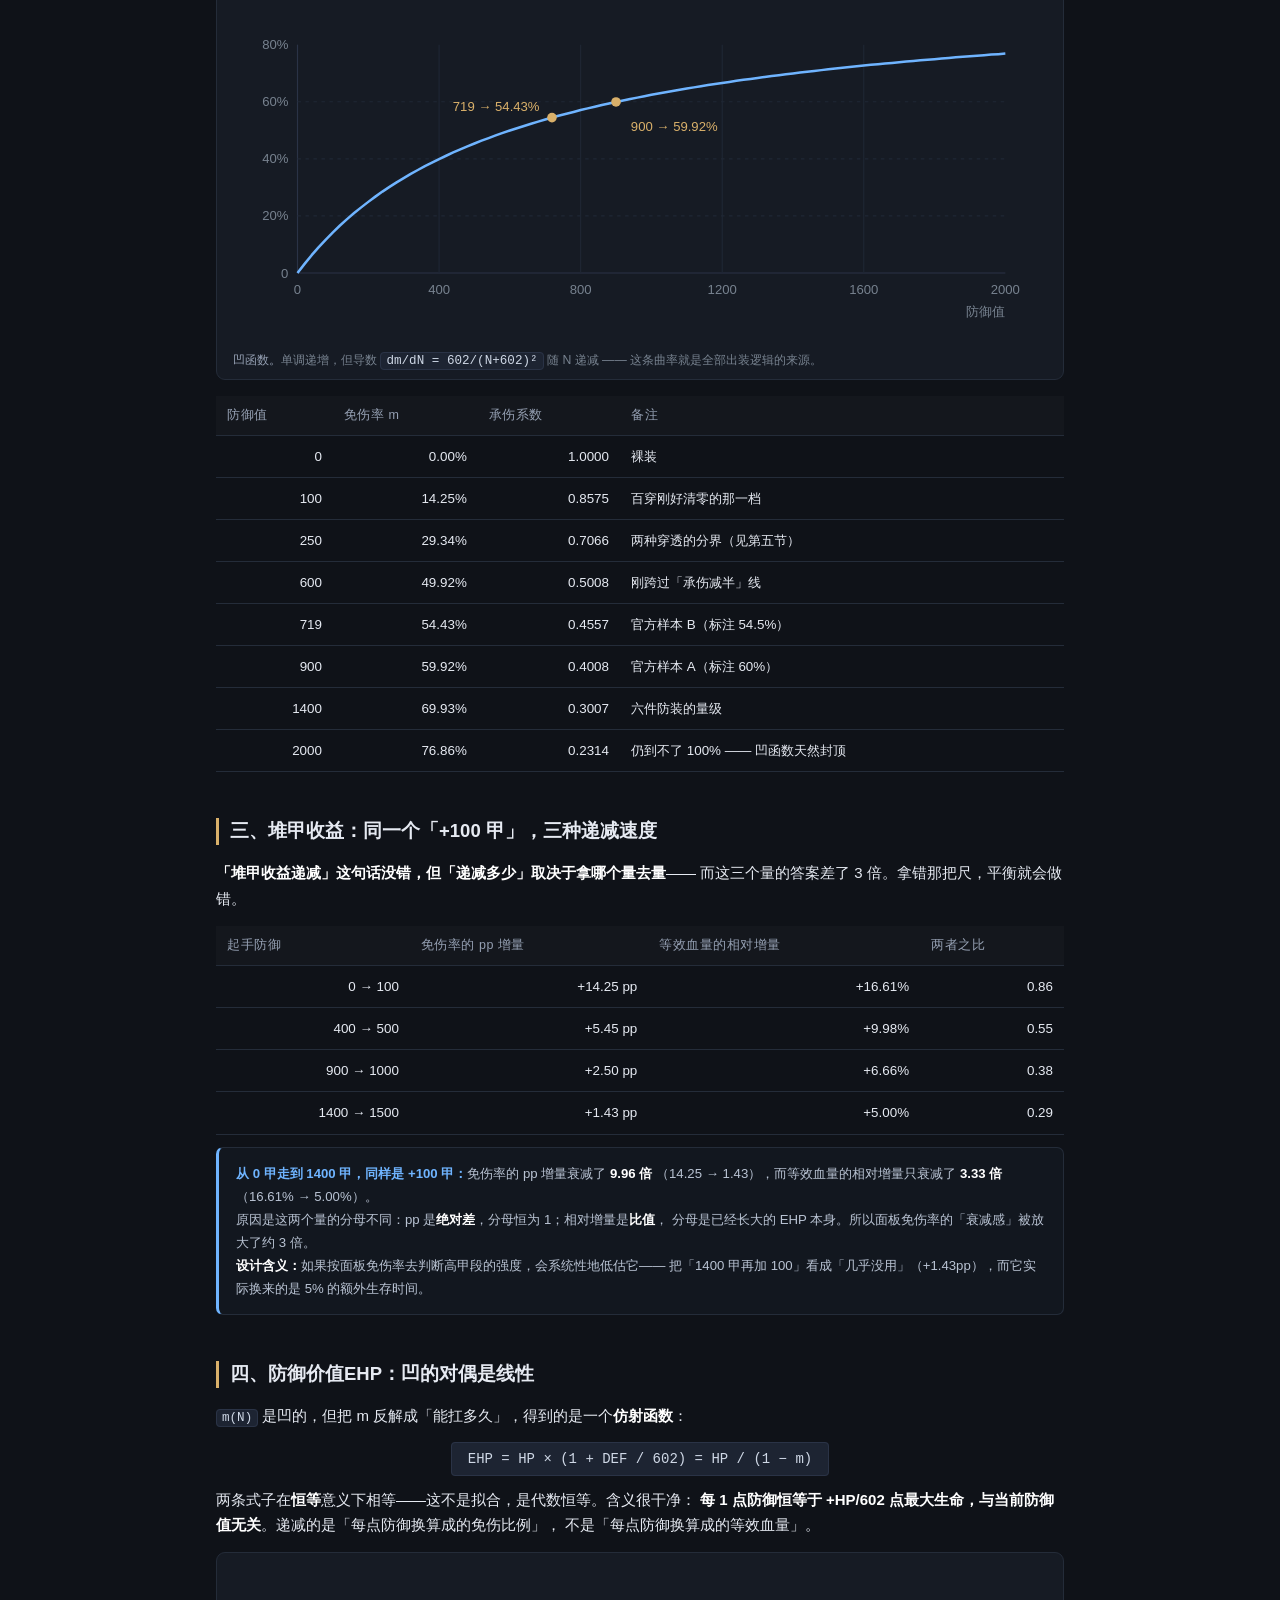
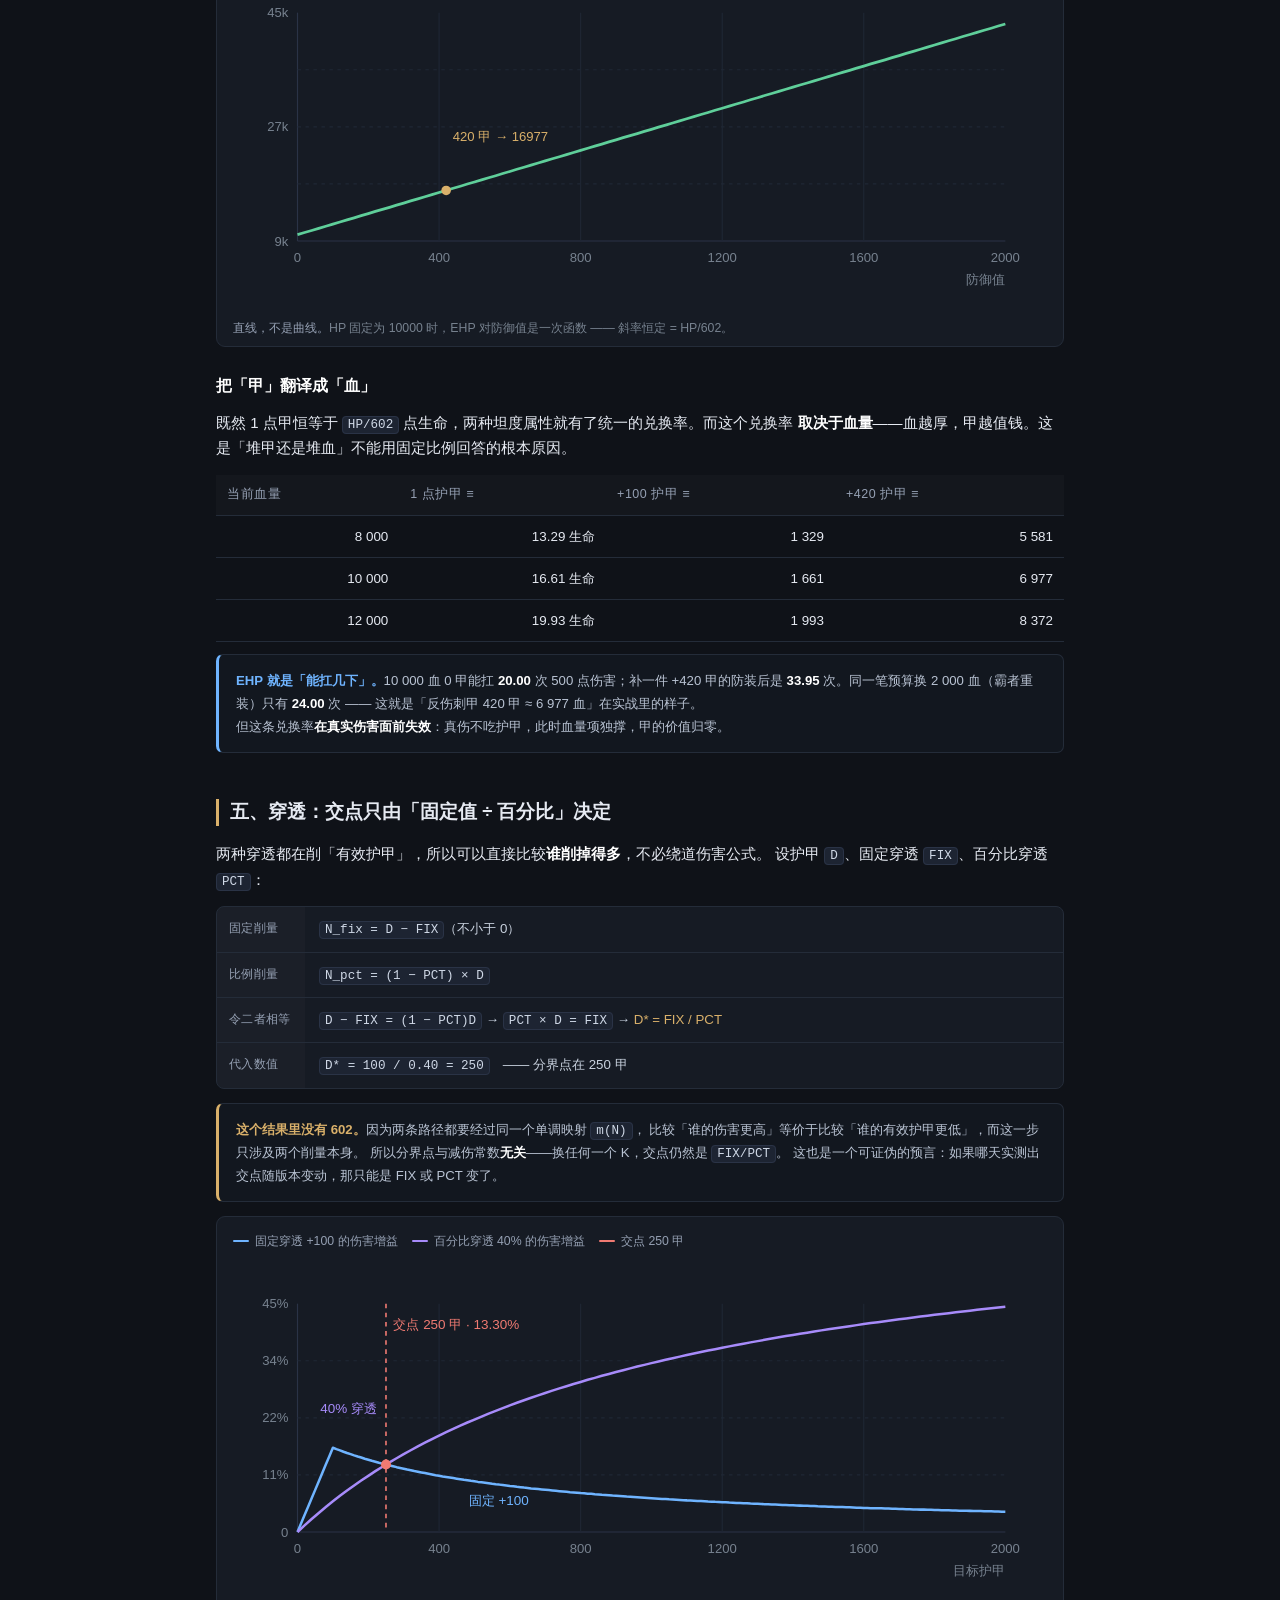
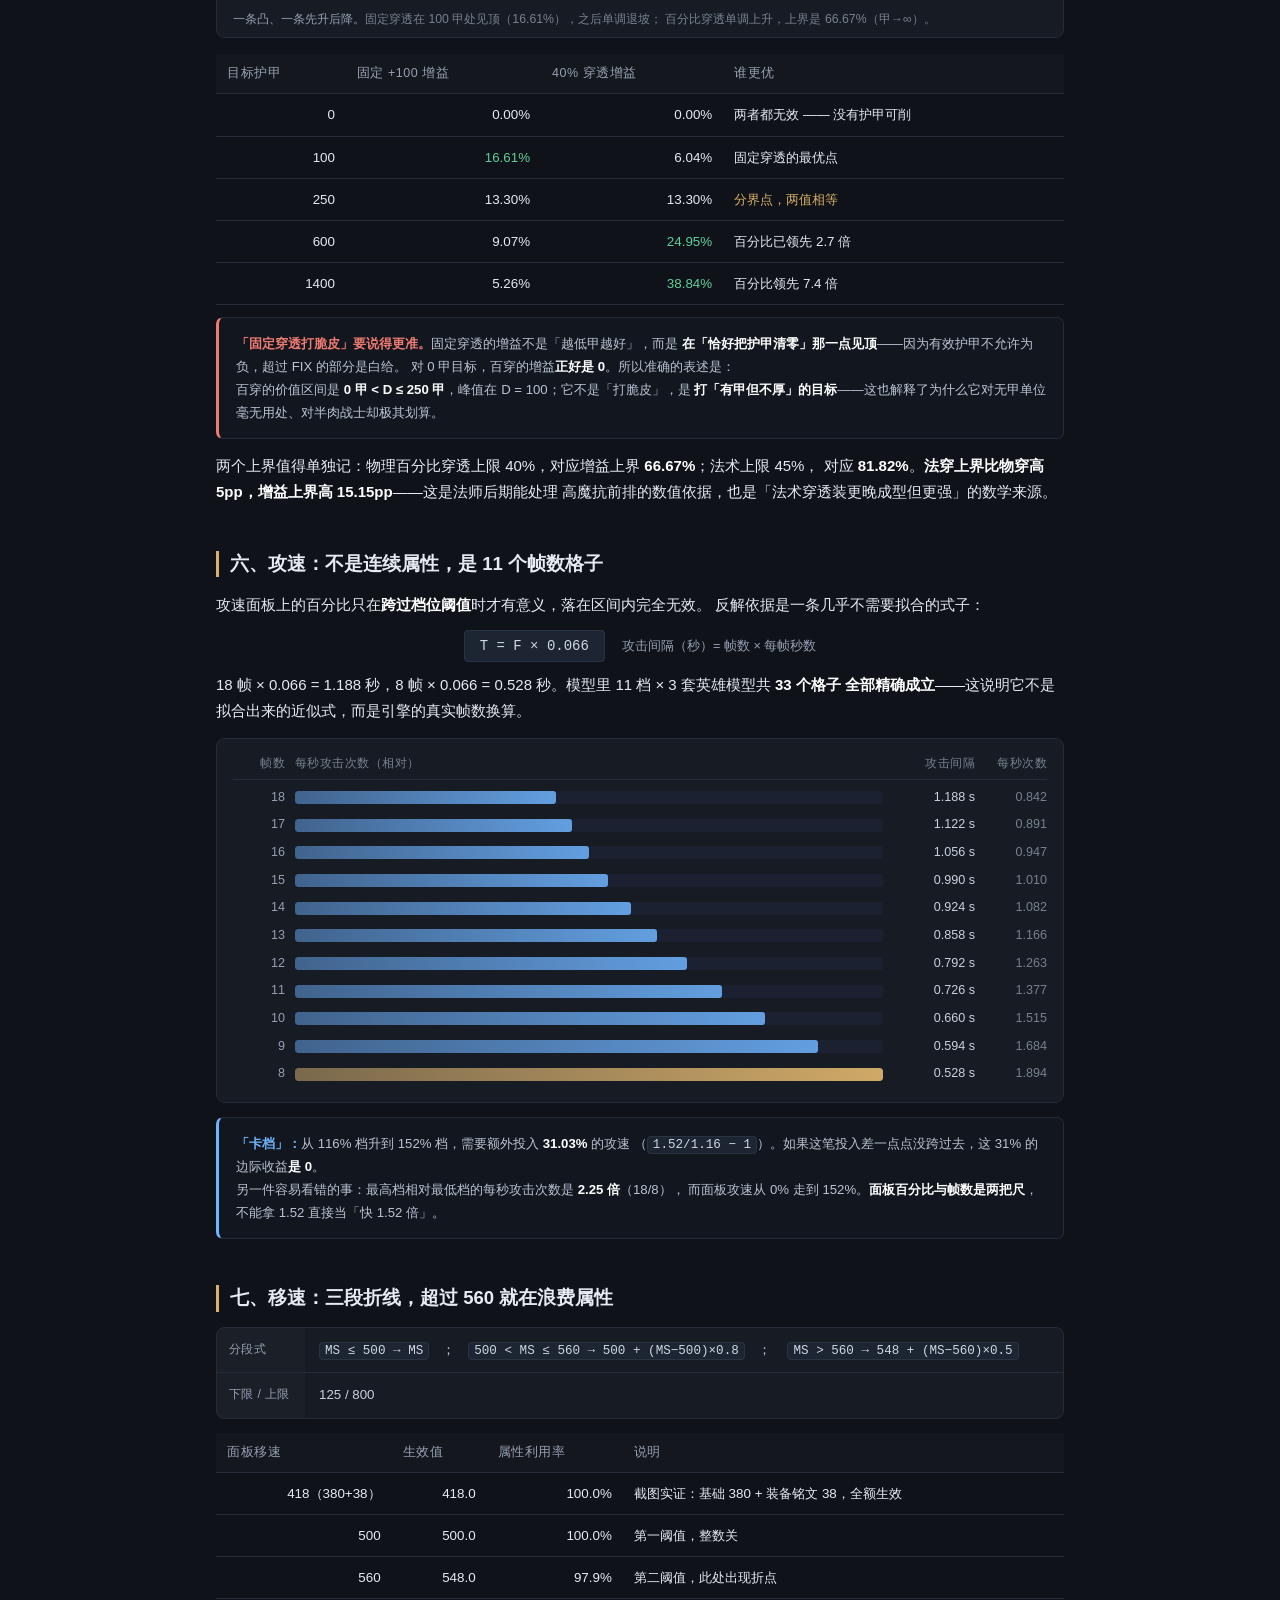
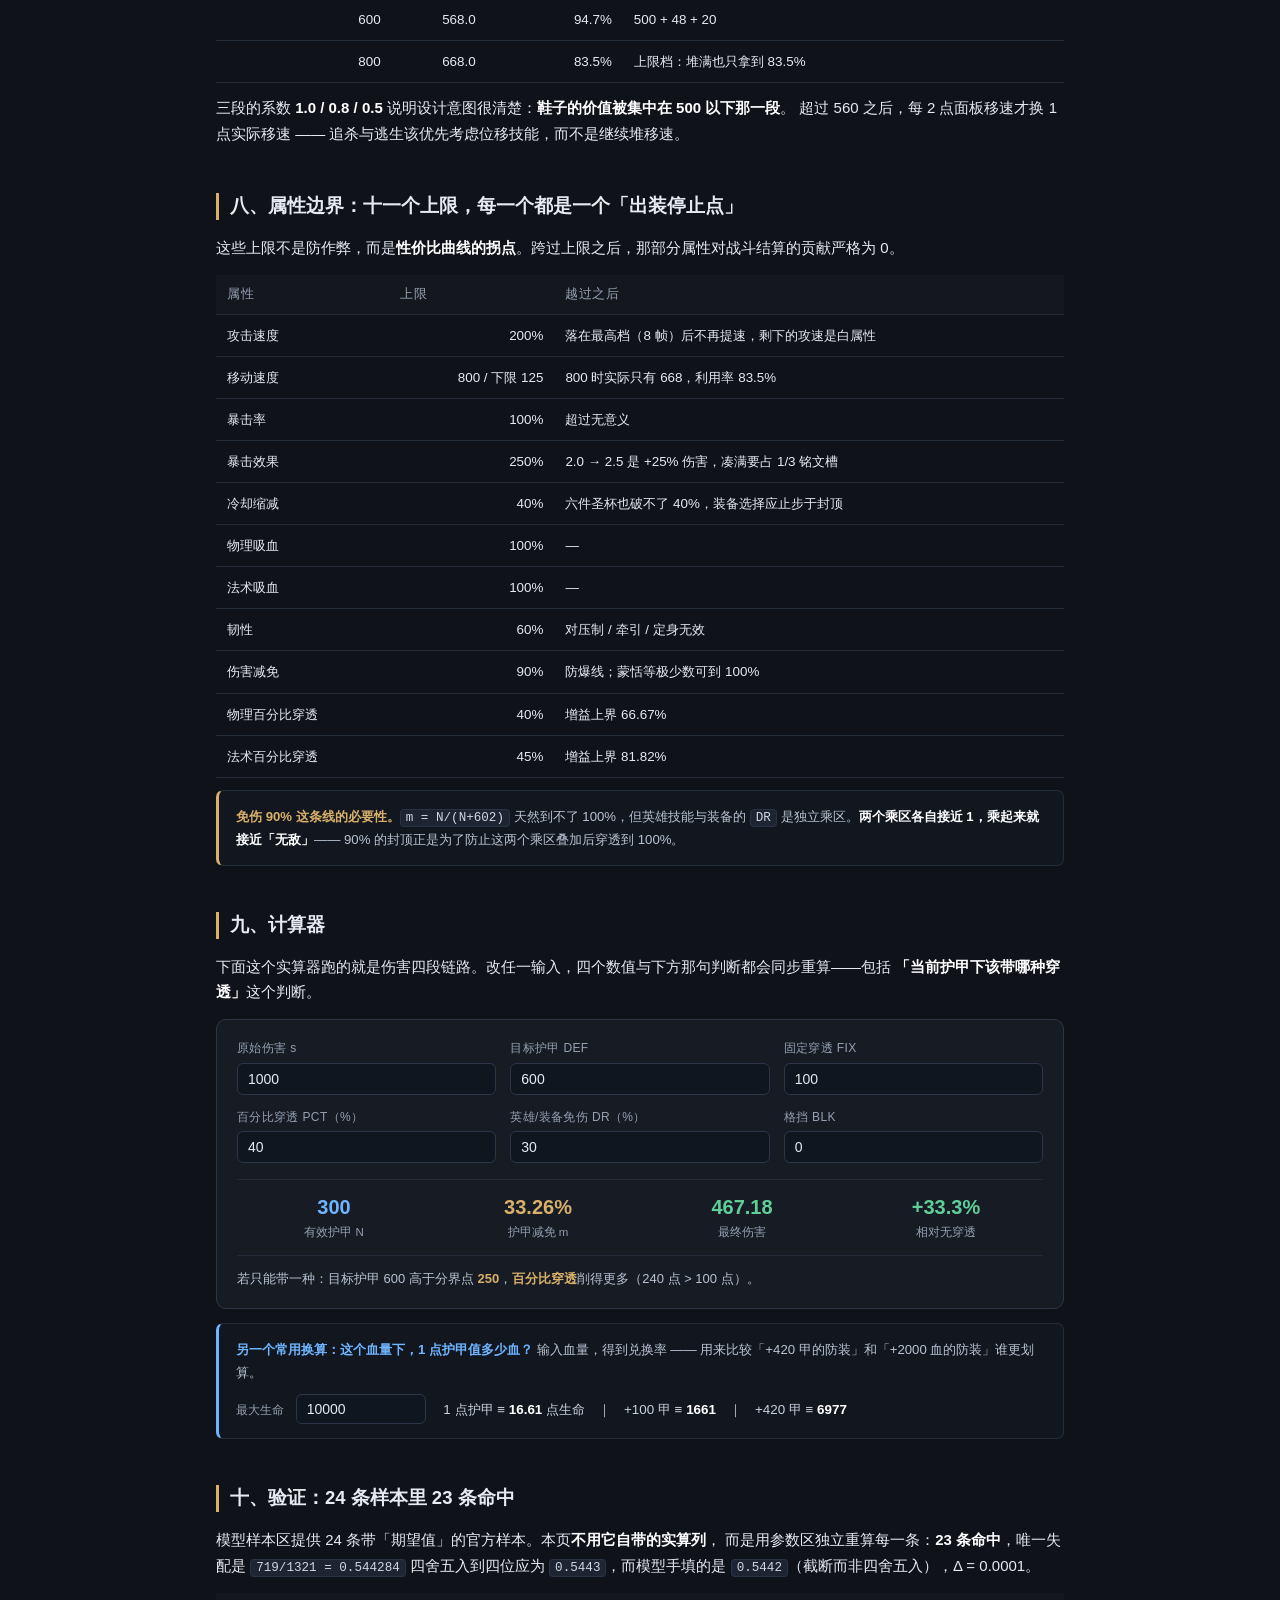
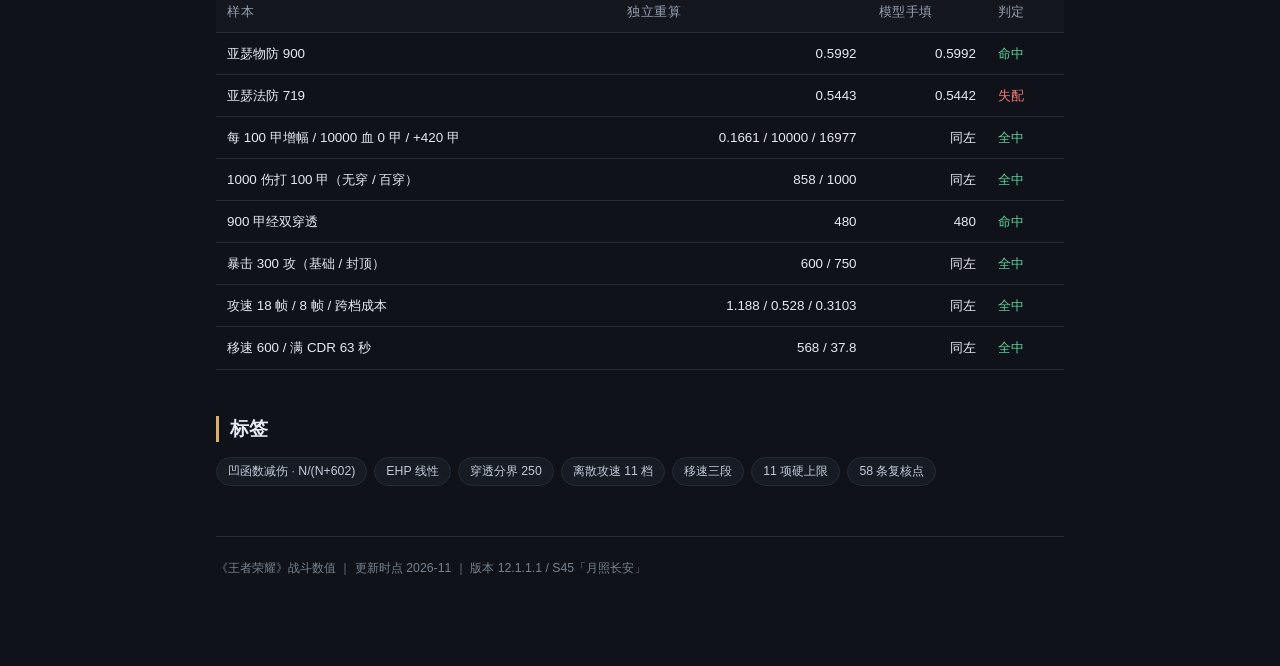
<file: number/wzry.html>
<!DOCTYPE html>
<html lang="zh-CN">
<head>
<meta charset="utf-8">
<meta name="viewport" content="width=device-width, initial-scale=1">
<title>《王者荣耀》战斗数值逆向拆解</title>
<style>
  :root{
    --bg:#0f1218; --bg2:#161b24; --bg3:#12171f; --line:#242c39; --line2:#2d3648;
    --fg:#e6eaf2; --dim:#95a0b3; --faint:#77828f;
    --gold:#d9b06a; --blue:#6fb4ff; --green:#5fcf9a; --red:#f07a72; --violet:#a78bfa;
  }
  *{box-sizing:border-box}
  body{margin:0; padding-top:54px; background:var(--bg); color:var(--fg);
    font-family:-apple-system,BlinkMacSystemFont,"Segoe UI","PingFang SC","Hiragino Sans GB","Microsoft YaHei",sans-serif;
    font-size:15px; line-height:1.72; -webkit-font-smoothing:antialiased}
  .wrap{max-width:900px; margin:0 auto; padding:52px 26px 72px}

  /* 固定顶部导航：左 eyebrow / 右 toc */
  .topbar{position:fixed; top:0; left:0; right:0; z-index:100;
    background:rgba(15,18,24,.9); border-bottom:1px solid var(--line);
    backdrop-filter:blur(12px); -webkit-backdrop-filter:blur(12px)}
  .topbar .inner{max-width:900px; margin:0 auto; padding:0 clamp(10px, 2.6vw, 26px); height:54px;
    display:flex; align-items:center; justify-content:space-between; gap:clamp(8px, 1.7vw, 16px)}
  .topbar .eyebrow{flex:none; white-space:nowrap; font-size:clamp(10.5px, 1.35vw, 12.5px);
    transition:font-size .2s}

  header{border-bottom:1px solid var(--line); padding-bottom:22px; margin-bottom:30px}
  .eyebrow{color:var(--gold); font-size:12.5px; letter-spacing:.22em; margin:0}
  h1{margin:0 0 12px; font-size:31px; font-weight:650; letter-spacing:.01em; line-height:1.3}
  .code{display:inline-block; margin-left:10px; padding:2px 9px; border:1px solid rgba(217,176,106,.45);
    border-radius:5px; color:var(--gold); font-size:13px; font-weight:500; vertical-align:5px; letter-spacing:.08em}
  .sub{margin:0; color:var(--dim); font-size:13.5px; line-height:1.75}

  h2{font-size:18.5px; font-weight:600; margin:46px 0 15px; padding-left:11px;
    border-left:3px solid var(--gold); line-height:1.45; scroll-margin-top:74px}
  h3{font-size:15.5px; font-weight:600; margin:26px 0 10px; color:#fff}
  p{margin:0 0 14px}
  strong{color:#fff; font-weight:600}

  /* 顶部统计条 */
  .tag{display:inline-block; font-size:12px; letter-spacing:.14em;
  background:rgba(217,176,106,.13); color:var(--acc2);
  border:1px solid rgba(217,176,106,.3); border-radius:14px; padding:3px 12px; margin-bottom:14px}
  .stats{display:grid; grid-template-columns:repeat(5,1fr); gap:10px; margin:0 0 10px}
  .stat{background:var(--bg2); border:1px solid var(--line); border-radius:8px; padding:14px 8px; text-align:center}
  .stat b{display:block; font-size:22px; font-weight:650; color:var(--gold); line-height:1.25;
    letter-spacing:.01em; font-variant-numeric:tabular-nums}
  .stat span{display:block; margin-top:5px; font-size:11.5px; color:var(--dim); letter-spacing:.03em}

  /* 页内导航 */
  .toc{display:flex; flex-wrap:nowrap; gap:clamp(3px, .7vw, 7px); margin:0; min-width:0;
    overflow-x:auto; scrollbar-width:none; scroll-behavior:smooth}
  .toc::-webkit-scrollbar{display:none}
  .toc a{flex:none; border:1px solid var(--line); border-radius:20px;
    padding:3px clamp(5px, 1.1vw, 11px); font-size:clamp(10.5px, 1.32vw, 12.3px);
    color:#c3cbd9; text-decoration:none; background:var(--bg2); white-space:nowrap;
    transition:border-color .15s,color .15s,background .15s,padding .2s,font-size .2s}
  .toc a:hover{border-color:rgba(111,180,255,.55); color:var(--blue)}
  .toc a.active{border-color:rgba(217,176,106,.65); color:var(--gold); background:rgba(217,176,106,.12)}

  /* 流水线 */
  .pipe{display:grid; gap:10px; margin:0 0 16px}
  .step{display:grid; grid-template-columns:34px 1fr; gap:14px; align-items:start;
    background:var(--bg2); border:1px solid var(--line); border-radius:8px; padding:14px 16px}
  .step .no{width:34px; height:34px; border-radius:50%; border:1px solid rgba(217,176,106,.4);
    color:var(--gold); font-size:14px; font-weight:600; display:flex; align-items:center; justify-content:center;
    font-variant-numeric:tabular-nums}
  .step .body > b{display:block; font-size:14.5px; color:#fff; margin-bottom:3px}
  .step .body span b{color:#fff; font-weight:600}
  .step .body span{display:block; font-size:13.3px; color:#b9c3d3; line-height:1.68}
  .step .body .fx{margin-top:6px; font-family:ui-monospace,SFMono-Regular,Menlo,Consolas,monospace;
    font-size:12.9px; color:var(--blue)}
  .step.hot{border-color:rgba(240,122,114,.4); background:#181419}

  /* 表格 */
  table{width:100%; border-collapse:collapse; margin:0 0 12px; font-size:13.4px}
  th,td{text-align:left; padding:9px 11px; border-bottom:1px solid var(--line); vertical-align:top}
  th{color:var(--dim); font-weight:500; font-size:12.5px; letter-spacing:.04em; background:rgba(255,255,255,.018)}
  td.num{text-align:right; font-variant-numeric:tabular-nums; white-space:nowrap}
  tbody tr:hover{background:rgba(255,255,255,.022)}
  .ok{color:var(--green)} .bad{color:var(--red)} .warn{color:var(--gold)} .vi{color:var(--violet)}

  code{font-family:ui-monospace,SFMono-Regular,Menlo,Consolas,monospace; font-size:12.6px;
    background:#1d2432; border:1px solid #2a3346; border-radius:4px; padding:1px 5px; color:#cfd8e6;
    line-height:1.5; white-space:nowrap}

  /* 图 */
  figure{margin:0 0 16px; background:var(--bg2); border:1px solid var(--line); border-radius:9px; padding:14px 12px 8px}
  figure svg{display:block; width:100%; height:auto}
  figcaption{margin:8px 4px 0; font-size:12.3px; color:var(--faint); line-height:1.65}
  figcaption b{color:var(--dim); font-weight:500}
  .legend{display:flex; flex-wrap:wrap; gap:14px; margin:0 4px 6px; font-size:12.3px; color:var(--dim)}
  .legend i{display:inline-block; width:16px; height:2.5px; border-radius:2px; margin-right:6px; vertical-align:3px}

  /* 提示框 */
  .note{background:var(--bg3); border:1px solid var(--line); border-left:3px solid var(--blue);
    border-radius:7px; padding:14px 17px; font-size:13.2px; color:#b9c3d3; line-height:1.75; margin:0 0 14px}
  .note b{color:var(--blue); font-weight:600}
  .note.gold{border-left-color:var(--gold)} .note.gold b{color:var(--gold)}
  .note.red{border-left-color:var(--red)} .note.red b{color:var(--red)}

  /* 定义列表：结论 + 验证 + 公式 + 数字 */
  dl.kv{display:grid; grid-template-columns:88px 1fr; gap:0; margin:0 0 14px;
    border:1px solid var(--line); border-radius:8px; overflow:hidden; background:var(--bg2)}
  dl.kv dt{padding:11px 12px; font-size:12.3px; color:var(--dim); background:rgba(255,255,255,.018);
    border-bottom:1px solid var(--line); letter-spacing:.03em}
  dl.kv dd{margin:0; padding:11px 14px; font-size:13.3px; color:#c9d2df; border-bottom:1px solid var(--line);
    line-height:1.68}
  dl.kv dt:last-of-type, dl.kv dd:last-of-type{border-bottom:0}

  /* 攻速阶梯 */
  .ladder{background:var(--bg2); border:1px solid var(--line); border-radius:9px; padding:14px 16px; margin:0 0 14px}
  .ladder .row{display:grid; grid-template-columns:52px 1fr 82px 62px; gap:10px; align-items:center;
    padding:3px 0; font-size:12.6px}
  .ladder .row .f{color:var(--dim); font-variant-numeric:tabular-nums; text-align:right}
  .ladder .bar{height:13px; background:#1b2130; border-radius:3px; overflow:hidden}
  .ladder .bar i{display:block; height:100%; border-radius:3px;
    background:linear-gradient(90deg,rgba(111,180,255,.45),rgba(111,180,255,.85))}
  .ladder .row.top .bar i{background:linear-gradient(90deg,rgba(217,176,106,.5),rgba(217,176,106,.95))}
  .ladder .row .t{font-variant-numeric:tabular-nums; color:#c9d2df; text-align:right}
  .ladder .row .d{font-variant-numeric:tabular-nums; color:var(--faint); text-align:right}
  .ladder .head{display:grid; grid-template-columns:52px 1fr 82px 62px; gap:10px;
    padding-bottom:6px; margin-bottom:4px; border-bottom:1px solid var(--line);
    font-size:11.6px; color:var(--faint); letter-spacing:.04em}
  .ladder .head span:first-child, .ladder .head span:nth-child(3){text-align:right}
  .ladder .head span:last-child{text-align:right}

  /* 计算器 */
  .calc{background:var(--bg2); border:1px solid var(--line2); border-radius:10px; padding:18px 20px; margin:0 0 14px}
  .calc .grid{display:grid; grid-template-columns:repeat(3,1fr); gap:12px 14px; margin-bottom:16px}
  .field label{display:block; font-size:12px; color:var(--dim); margin-bottom:4px; letter-spacing:.03em}
  .field input{width:100%; background:#101620; border:1px solid var(--line2); border-radius:6px;
    color:var(--fg); font-size:14px; padding:7px 10px; font-variant-numeric:tabular-nums;
    font-family:inherit; outline:none; transition:border-color .15s}
  .field input:focus{border-color:rgba(111,180,255,.6)}
  .out{display:grid; grid-template-columns:repeat(4,1fr); gap:10px; padding-top:14px;
    border-top:1px solid var(--line)}
  .out div{text-align:center}
  .out b{display:block; font-size:20px; font-weight:650; color:var(--gold); font-variant-numeric:tabular-nums;
    line-height:1.3}
  .out b.g{color:var(--green)} .out b.b{color:var(--blue)} .out b.r{color:var(--red)}
  .out span{display:block; margin-top:3px; font-size:11.5px; color:var(--dim)}
  .calc .verdict{margin-top:12px; font-size:13px; color:#b9c3d3; line-height:1.68;
    padding-top:12px; border-top:1px solid var(--line)}
  .calc .verdict em{color:var(--gold); font-style:normal; font-weight:600}

  .pills{display:flex; flex-wrap:wrap; gap:7px; margin:2px 0 0}
  .pill{border:1px solid var(--line); border-radius:20px; padding:3px 11px; font-size:12.3px;
    color:#c3cbd9; background:var(--bg2)}
  .pill i{font-style:normal; color:var(--dim)}

  .links{display:grid; grid-template-columns:repeat(2,1fr); gap:12px; margin:0 0 14px}
  .link{background:var(--bg2); border:1px solid var(--line); border-radius:8px; padding:14px 16px;
    transition:border-color .16s, background .16s}
  .link:hover{border-color:rgba(111,180,255,.5); background:#181e28}
  .link b{display:block; font-size:14.2px; font-weight:600; margin-bottom:4px}
  .link b a{color:var(--fg); text-decoration:none}
  .link b a:hover{color:var(--blue)}
  .link span{display:block; color:var(--dim); font-size:12.9px; line-height:1.6}

  footer{margin-top:50px; padding-top:20px; border-top:1px solid var(--line); color:var(--faint);
    font-size:12.3px; line-height:1.85}
  footer a{color:#8b96a6; text-decoration:none}
  footer a:hover{color:var(--blue)}

  @media (max-width:760px){
    .topbar .eyebrow{letter-spacing:.12em}
    .wrap{padding:34px 16px 56px}
    .stats{grid-template-columns:repeat(2,1fr)}
    .calc .grid{grid-template-columns:repeat(2,1fr)}
    .out{grid-template-columns:repeat(2,1fr); gap:14px 10px}
    .links{grid-template-columns:1fr}
    dl.kv{grid-template-columns:74px 1fr}
    .ladder .row,.ladder .head{grid-template-columns:40px 1fr 70px 52px; gap:7px; font-size:11.8px}
    h1{font-size:24px}
    table{font-size:12.6px}
  }
</style>
</head>
<body>
<nav class="topbar">
  <div class="inner">
    <div class="eyebrow">WZRY · </div>
    <div class="toc" id="toc">
      <a href="#pipe">伤害</a>
      <a href="#mit">减伤</a>
      <a href="#three">堆甲收益</a>
      <a href="#ehp">防御价值EHP</a>
      <a href="#pen">穿透交点</a>
      <a href="#as">攻速档位</a>
      <a href="#ms">移速折线</a>
      <a href="#cap">属性边界</a>
      <a href="#calc">实算器</a>
      <a href="#verify">验证</a>
    </div>
  </div>
</nav>

<div class="wrap">

  <header>
	<span class="tag">王者荣耀 · 战斗数值</span>
    <p class="sub">从一条常数 602 的式子，推到「该出甲还是出装、该带百穿还是碎星锤」<br>
       更新时点 2026-11 ｜ 版本 12.1.1.1 / S45「月照长安」</p>
  </header>

  <div class="stats">
    <div class="stat"><b>602</b><span>物防法防共用常数</span></div>
    <div class="stat"><b>4</b><span>伤害结算段</span></div>
    <div class="stat"><b>250</b><span>穿透分界护甲</span></div>
    <div class="stat"><b>11</b><span>攻速档位（帧）</span></div>
    <div class="stat"><b>23/24</b><span>官方样本命中</span></div>
  </div>

  <div class="note gold">
    <b>结论：</b>伤害 = 原始伤害 × (1 − 护甲减免) × (1 − 英雄免伤) − 格挡，其中护甲减免
    <code>m = N/(N+602)</code>，<code>N</code> 是穿透后的有效护甲。这条式子把「堆甲 / 堆血 / 穿透」
    三件事压成三个可解的比较：<strong>免伤率的边际在掉，等效血量的边际是常数</strong>，
    而<strong>两种穿透的分界点只由「固定穿透值 ÷ 百分比」决定，与 602 无关</strong>。
  </div>

  <!-- ========================================================= 伤害 -->
  <h2 id="pipe">一、伤害：四段结算</h2>
  <p>完整链路是四步，但<strong>「顺序不能换」这句话只对其中两处成立</strong>。先把结构摆清楚，再谈顺序。</p>

  <div class="pipe">
    <div class="step">
      <div class="no">1</div>
      <div class="body">
        <b>原始伤害 s</b>
        <span>技能面板值 × 加成系数。这一段是纯乘法，与防御体系无关。</span>
        <div class="fx">s = 面板值 + 系数 × 属性</div>
      </div>
    </div>
    <div class="step">
      <div class="no">2</div>
      <div class="body">
        <b>护甲减免 m</b>
        <span>先把防御折算成比例。<b>物理与法术同式同常数</b>，只是代入的防御值不同。</span>
        <div class="fx">N = (DEF − FIX) × (1 − PCT)　　m = N / (N + 602)</div>
      </div>
    </div>
    <div class="step">
      <div class="no">3</div>
      <div class="body">
        <b>英雄 / 装备免伤 (1 − DR)</b>
        <span>独立乘区。样本取纯净苍穹主动的 30%。与第 2 段是<strong>纯乘法关系</strong>。</span>
        <div class="fx">(1 − DR)，DR 上限 90%</div>
      </div>
    </div>
    <div class="step hot">
      <div class="no">4</div>
      <div class="body">
        <b>格挡 − BLK</b>
        <span>数值型减法，是<strong>唯一一个加法项</strong>。正因为是加法，它的位置一变，效果就变。</span>
        <div class="fx">最终 = s × (1 − m) × (1 − DR) − BLK</div>
      </div>
    </div>
  </div>

  <div class="note red">
    <b>「顺序不能换」的准确版本。</b>第 2 段与第 3 段都是乘数，乘法可交换——先算免伤再算护甲，
    结果一模一样。真正不能换的是两处：<br>
    ① <strong>穿透必须作用在「防御值」上，不能作用在「最终伤害」上</strong>。100 点固定穿透若当成
    「最终伤害 +100」，与「把对面 100 甲清零」是两件完全不同的事。<br>
    ② <strong>格挡必须放在最后</strong>。同一个 100 点格挡：放最后是 <code>500.83 − 100 = 400.83</code>；
    放到乘区之前是 <code>(1000 − 100) × 0.50083 = 450.75</code>，两者差 <span class="bad">49.92</span>。
  </div>

  <p>一个能一眼看懂的算例（<code>s=1000</code>、<code>DEF=600</code>、百穿 + 40% 穿、<code>DR=30%</code>）：</p>
  <dl class="kv">
    <dt>有效护甲</dt><dd><code>N = (600 − 100) × 0.6 = 300</code></dd>
    <dt>护甲减免</dt><dd><code>m = 300/902 = 33.26%</code>，承伤系数 0.66740</dd>
    <dt>免伤</dt><dd><code>× (1 − 0.30) = 0.70</code></dd>
    <dt>最终</dt><dd><code>1000 × 0.66740 × 0.70 = 467.18</code>　（同参数下无穿透为 <span class="warn">350.58</span>，穿透带来 <span class="ok">+33.3%</span>）</dd>
  </dl>

  <!-- ========================================================= 减伤 -->
  <h2 id="mit">二、减伤映射曲线：一个常数两种防御</h2>
  <p>整条伤害链路里只有一个经验常数：<code>m = N/(N+602)</code>，同时为物理与法术两种伤害服务。</p>

  <figure>
    <div class="legend">
      <span><i style="background:#6fb4ff"></i>免伤率 m(D)</span>
      <span><i style="background:#d9b06a"></i>官方两个样本点</span>
    </div>
    <svg viewBox="0 0 720 300" role="img" aria-label="护甲减免率随防御值变化的凹函数曲线">
      <g transform="translate(60,40)">
        <!-- 网格 -->
        <line x1="0" y1="0" x2="0" y2="200" stroke="#2a3346" stroke-width="1"/>
        <line x1="0" y1="200" x2="620" y2="200" stroke="#2a3346" stroke-width="1"/>
        <g stroke="#1f2734" stroke-width="1">
          <line x1="124" y1="0" x2="124" y2="200"/>
          <line x1="248" y1="0" x2="248" y2="200"/>
          <line x1="372" y1="0" x2="372" y2="200"/>
          <line x1="496" y1="0" x2="496" y2="200"/>
        </g>
        <g stroke="#1f2734" stroke-width="1" stroke-dasharray="3 4">
          <line x1="0" y1="50" x2="620" y2="50"/>
          <line x1="0" y1="100" x2="620" y2="100"/>
          <line x1="0" y1="150" x2="620" y2="150"/>
        </g>
        <!-- 曲线 -->
        <polyline fill="none" stroke="#6fb4ff" stroke-width="2.2" stroke-linejoin="round"
          points="0.0,200.0 6.2,192.0 12.4,184.4 18.6,177.3 24.8,170.7 31.0,164.4 37.2,158.4 43.4,152.8 49.6,147.5 55.8,142.5 62.0,137.7 68.2,133.1 74.4,128.7 80.6,124.6 86.8,120.6 93.0,116.9 99.2,113.2 105.4,109.8 111.6,106.4 117.8,103.3 124.0,100.2 130.2,97.3 136.4,94.4 142.6,91.7 148.8,89.1 155.0,86.6 161.2,84.1 167.4,81.8 173.6,79.5 179.8,77.3 186.0,75.2 192.2,73.2 198.4,71.2 204.6,69.3 210.8,67.4 217.0,65.6 223.2,63.8 229.4,62.1 235.6,60.5 241.8,58.9 248.0,57.3 254.2,55.8 260.4,54.4 266.6,52.9 272.8,51.6 279.0,50.2 285.2,48.9 291.4,47.6 297.6,46.4 303.8,45.1 310.0,43.9 316.2,42.8 322.4,41.7 328.6,40.6 334.8,39.5 341.0,38.4 347.2,37.4 353.4,36.4 359.6,35.4 365.8,34.5 372.0,33.5 378.2,32.6 384.4,31.7 390.6,30.8 396.8,30.0 403.0,29.1 409.2,28.3 415.4,27.5 421.6,26.7 427.8,25.9 434.0,25.2 440.2,24.4 446.4,23.7 452.6,23.0 458.8,22.3 465.0,21.6 471.2,20.9 477.4,20.3 483.6,19.6 489.8,19.0 496.0,18.3 502.2,17.7 508.4,17.1 514.6,16.5 520.8,16.0 527.0,15.4 533.2,14.8 539.4,14.3 545.6,13.7 551.8,13.2 558.0,12.7 564.2,12.1 570.4,11.6 576.6,11.1 582.8,10.6 589.0,10.2 595.2,9.7 601.4,9.2 607.6,8.7 613.8,8.3 620.0,7.8"/>
        <!-- 样本点 -->
        <circle cx="222.9" cy="63.9" r="4.2" fill="#d9b06a"/>
        <circle cx="279.0" cy="50.2" r="4.2" fill="#d9b06a"/>
        <text x="212" y="58" fill="#d9b06a" font-size="11.5" text-anchor="end">719 → 54.43%</text>
        <text x="292" y="76" fill="#d9b06a" font-size="11.5" text-anchor="start">900 → 59.92%</text>
        <!-- 轴标签 -->
        <g fill="#77828f" font-size="11.5">
          <text x="0" y="218" text-anchor="middle">0</text>
          <text x="124" y="218" text-anchor="middle">400</text>
          <text x="248" y="218" text-anchor="middle">800</text>
          <text x="372" y="218" text-anchor="middle">1200</text>
          <text x="496" y="218" text-anchor="middle">1600</text>
          <text x="620" y="218" text-anchor="middle">2000</text>
          <text x="620" y="238" text-anchor="end">防御值</text>
        </g>
        <g fill="#77828f" font-size="11.5" text-anchor="end">
          <text x="-8" y="4">80%</text>
          <text x="-8" y="54">60%</text>
          <text x="-8" y="104">40%</text>
          <text x="-8" y="154">20%</text>
          <text x="-8" y="204">0</text>
        </g>
      </g>
    </svg>
    <figcaption><b>凹函数。</b>单调递增，但导数 <code>dm/dN = 602/(N+602)²</code> 随 N 递减 ——
      这条曲率就是全部出装逻辑的来源。</figcaption>
  </figure>

  <table>
    <thead><tr><th>防御值</th><th class="num">免伤率 m</th><th class="num">承伤系数</th><th>备注</th></tr></thead>
    <tbody>
      <tr><td class="num">0</td><td class="num">0.00%</td><td class="num">1.0000</td><td>裸装</td></tr>
      <tr><td class="num">100</td><td class="num">14.25%</td><td class="num">0.8575</td><td>百穿刚好清零的那一档</td></tr>
      <tr><td class="num">250</td><td class="num">29.34%</td><td class="num">0.7066</td><td>两种穿透的分界（见第五节）</td></tr>
      <tr><td class="num">600</td><td class="num">49.92%</td><td class="num">0.5008</td><td>刚跨过「承伤减半」线</td></tr>
      <tr><td class="num">719</td><td class="num">54.43%</td><td class="num">0.4557</td><td>官方样本 B（标注 54.5%）</td></tr>
      <tr><td class="num">900</td><td class="num">59.92%</td><td class="num">0.4008</td><td>官方样本 A（标注 60%）</td></tr>
      <tr><td class="num">1400</td><td class="num">69.93%</td><td class="num">0.3007</td><td>六件防装的量级</td></tr>
      <tr><td class="num">2000</td><td class="num">76.86%</td><td class="num">0.2314</td><td>仍到不了 100% —— 凹函数天然封顶</td></tr>
    </tbody>
  </table>

  <!-- ========================================================= 堆甲收益 -->
  <h2 id="three">三、堆甲收益：同一个「+100 甲」，三种递减速度</h2>
  <p><strong>「堆甲收益递减」这句话没错，但「递减多少」取决于拿哪个量去量</strong>——
  而这三个量的答案差了 3 倍。拿错那把尺，平衡就会做错。</p>

  <table>
    <thead><tr><th>起手防御</th><th class="num">免伤率的 pp 增量</th><th class="num">等效血量的相对增量</th><th class="num">两者之比</th></tr></thead>
    <tbody>
      <tr><td class="num">0 → 100</td><td class="num">+14.25 pp</td><td class="num">+16.61%</td><td class="num">0.86</td></tr>
      <tr><td class="num">400 → 500</td><td class="num">+5.45 pp</td><td class="num">+9.98%</td><td class="num">0.55</td></tr>
      <tr><td class="num">900 → 1000</td><td class="num">+2.50 pp</td><td class="num">+6.66%</td><td class="num">0.38</td></tr>
      <tr><td class="num">1400 → 1500</td><td class="num">+1.43 pp</td><td class="num">+5.00%</td><td class="num">0.29</td></tr>
    </tbody>
  </table>

  <div class="note">
    <b>从 0 甲走到 1400 甲，同样是 +100 甲：</b>免伤率的 pp 增量衰减了 <strong>9.96 倍</strong>
    （14.25 → 1.43），而等效血量的相对增量只衰减了 <strong>3.33 倍</strong>（16.61% → 5.00%）。
    <br>原因是这两个量的分母不同：pp 是<strong>绝对差</strong>，分母恒为 1；相对增量是<strong>比值</strong>，
    分母是已经长大的 EHP 本身。所以面板免伤率的「衰减感」被放大了约 3 倍。
    <br><strong>设计含义：</strong>如果按面板免伤率去判断高甲段的强度，会系统性地低估它——
    把「1400 甲再加 100」看成「几乎没用」（+1.43pp），而它实际换来的是 5% 的额外生存时间。
  </div>

  <!-- ========================================================= 防御价值EHP -->
  <h2 id="ehp">四、防御价值EHP：凹的对偶是线性</h2>
  <p><code>m(N)</code> 是凹的，但把 m 反解成「能扛多久」，得到的是一个<strong>仿射函数</strong>：</p>
  <p style="text-align:center;margin:16px 0">
    <code style="font-size:14px;padding:8px 16px">EHP = HP × (1 + DEF / 602) = HP / (1 − m)</code>
  </p>
  <p>两条式子在<strong>恒等</strong>意义下相等——这不是拟合，是代数恒等。含义很干净：
  <strong>每 1 点防御恒等于 +HP/602 点最大生命，与当前防御值无关</strong>。递减的是「每点防御换算成的免伤比例」，
  不是「每点防御换算成的等效血量」。</p>

  <figure>
    <svg viewBox="0 0 720 300" role="img" aria-label="等效血量随防御值线性增长的直线图">
      <g transform="translate(60,40)">
        <line x1="0" y1="0" x2="0" y2="200" stroke="#2a3346" stroke-width="1"/>
        <line x1="0" y1="200" x2="620" y2="200" stroke="#2a3346" stroke-width="1"/>
        <g stroke="#1f2734" stroke-width="1">
          <line x1="124" y1="0" x2="124" y2="200"/>
          <line x1="248" y1="0" x2="248" y2="200"/>
          <line x1="372" y1="0" x2="372" y2="200"/>
          <line x1="496" y1="0" x2="496" y2="200"/>
        </g>
        <g stroke="#1f2734" stroke-width="1" stroke-dasharray="3 4">
          <line x1="0" y1="50" x2="620" y2="50"/>
          <line x1="0" y1="100" x2="620" y2="100"/>
          <line x1="0" y1="150" x2="620" y2="150"/>
        </g>
        <polyline fill="none" stroke="#5fcf9a" stroke-width="2.4" stroke-linejoin="round"
          points="0.0,194.4 6.2,192.6 12.4,190.8 18.6,188.9 24.8,187.1 31.0,185.2 37.2,183.4 43.4,181.5 49.6,179.7 55.8,177.8 62.0,176.0 68.2,174.1 74.4,172.3 80.6,170.5 86.8,168.6 93.0,166.8 99.2,164.9 105.4,163.1 111.6,161.2 117.8,159.4 124.0,157.5 130.2,155.7 136.4,153.8 142.6,152.0 148.8,150.1 155.0,148.3 161.2,146.5 167.4,144.6 173.6,142.8 179.8,140.9 186.0,139.1 192.2,137.2 198.4,135.4 204.6,133.5 210.8,131.7 217.0,129.8 223.2,128.0 229.4,126.2 235.6,124.3 241.8,122.5 248.0,120.6 254.2,118.8 260.4,116.9 266.6,115.1 272.8,113.2 279.0,111.4 285.2,109.5 291.4,107.7 297.6,105.9 303.8,104.0 310.0,102.2 316.2,100.3 322.4,98.5 328.6,96.6 334.8,94.8 341.0,92.9 347.2,91.1 353.4,89.2 359.6,87.4 365.8,85.5 372.0,83.7 378.2,81.9 384.4,80.0 390.6,78.2 396.8,76.3 403.0,74.5 409.2,72.6 415.4,70.8 421.6,68.9 427.8,67.1 434.0,65.2 440.2,63.4 446.4,61.6 452.6,59.7 458.8,57.9 465.0,56.0 471.2,54.2 477.4,52.3 483.6,50.5 489.8,48.6 496.0,46.8 502.2,44.9 508.4,43.1 514.6,41.3 520.8,39.4 527.0,37.6 533.2,35.7 539.4,33.9 545.6,32.0 551.8,30.2 558.0,28.3 564.2,26.5 570.4,24.6 576.6,22.8 582.8,20.9 589.0,19.1 595.2,17.3 601.4,15.4 607.6,13.6 613.8,11.7 620.0,9.9"/>
        <circle cx="130.2" cy="155.7" r="4.2" fill="#d9b06a"/>
        <text x="136" y="112" fill="#d9b06a" font-size="11.5" text-anchor="start">420 甲 → 16977</text>
        <g fill="#77828f" font-size="11.5">
          <text x="0" y="218" text-anchor="middle">0</text>
          <text x="124" y="218" text-anchor="middle">400</text>
          <text x="248" y="218" text-anchor="middle">800</text>
          <text x="372" y="218" text-anchor="middle">1200</text>
          <text x="496" y="218" text-anchor="middle">1600</text>
          <text x="620" y="218" text-anchor="middle">2000</text>
          <text x="620" y="238" text-anchor="end">防御值</text>
        </g>
        <g fill="#77828f" font-size="11.5" text-anchor="end">
          <text x="-8" y="4">45k</text>
          <text x="-8" y="104">27k</text>
          <text x="-8" y="204">9k</text>
        </g>
      </g>
    </svg>
    <figcaption><b>直线，不是曲线。</b>HP 固定为 10000 时，EHP 对防御值是一次函数 ——
      斜率恒定 = HP/602。</figcaption>
  </figure>

  <h3>把「甲」翻译成「血」</h3>
  <p>既然 1 点甲恒等于 <code>HP/602</code> 点生命，两种坦度属性就有了统一的兑换率。而这个兑换率
  <strong>取决于血量</strong>——血越厚，甲越值钱。这是「堆甲还是堆血」不能用固定比例回答的根本原因。</p>

  <table>
    <thead><tr><th>当前血量</th><th class="num">1 点护甲 ≡</th><th class="num">+100 护甲 ≡</th><th class="num">+420 护甲 ≡</th></tr></thead>
    <tbody>
      <tr><td class="num">8 000</td><td class="num">13.29 生命</td><td class="num">1 329</td><td class="num">5 581</td></tr>
      <tr><td class="num">10 000</td><td class="num">16.61 生命</td><td class="num">1 661</td><td class="num">6 977</td></tr>
      <tr><td class="num">12 000</td><td class="num">19.93 生命</td><td class="num">1 993</td><td class="num">8 372</td></tr>
    </tbody>
  </table>

  <div class="note">
    <b>EHP 就是「能扛几下」。</b>10 000 血 0 甲能扛 <strong>20.00</strong> 次 500 点伤害；补一件 +420 甲的防装后是
    <strong>33.95</strong> 次。同一笔预算换 2 000 血（霸者重装）只有 <strong>24.00</strong> 次 ——
    这就是「反伤刺甲 420 甲 ≈ 6 977 血」在实战里的样子。
    <br>但这条兑换率<strong>在真实伤害面前失效</strong>：真伤不吃护甲，此时血量项独撑，甲的价值归零。
  </div>

  <!-- ========================================================= 穿透交点 -->
  <h2 id="pen">五、穿透：交点只由「固定值 ÷ 百分比」决定</h2>
  <p>两种穿透都在削「有效护甲」，所以可以直接比较<strong>谁削掉得多</strong>，不必绕道伤害公式。
  设护甲 <code>D</code>、固定穿透 <code>FIX</code>、百分比穿透 <code>PCT</code>：</p>

  <dl class="kv">
    <dt>固定削量</dt><dd><code>N_fix = D − FIX</code>（不小于 0）</dd>
    <dt>比例削量</dt><dd><code>N_pct = (1 − PCT) × D</code></dd>
    <dt>令二者相等</dt><dd><code>D − FIX = (1 − PCT)D</code> → <code>PCT × D = FIX</code> → <span class="warn">D* = FIX / PCT</span></dd>
    <dt>代入数值</dt><dd><code>D* = 100 / 0.40 = 250</code>　—— 分界点在 250 甲</dd>
  </dl>

  <div class="note gold">
    <b>这个结果里没有 602。</b>因为两条路径都要经过同一个单调映射 <code>m(N)</code>，
    比较「谁的伤害更高」等价于比较「谁的有效护甲更低」，而这一步只涉及两个削量本身。
    所以分界点与减伤常数<strong>无关</strong>——换任何一个 K，交点仍然是 <code>FIX/PCT</code>。
    这也是一个可证伪的预言：如果哪天实测出交点随版本变动，那只能是 FIX 或 PCT 变了。
  </div>

  <figure>
    <div class="legend">
      <span><i style="background:#6fb4ff"></i>固定穿透 +100 的伤害增益</span>
      <span><i style="background:#a78bfa"></i>百分比穿透 40% 的伤害增益</span>
      <span><i style="background:#f07a72"></i>交点 250 甲</span>
    </div>
    <svg viewBox="0 0 720 300" role="img" aria-label="固定穿透与百分比穿透的伤害增益随护甲变化的交叉曲线">
      <g transform="translate(60,40)">
        <line x1="0" y1="0" x2="0" y2="200" stroke="#2a3346" stroke-width="1"/>
        <line x1="0" y1="200" x2="620" y2="200" stroke="#2a3346" stroke-width="1"/>
        <g stroke="#1f2734" stroke-width="1">
          <line x1="124" y1="0" x2="124" y2="200"/>
          <line x1="248" y1="0" x2="248" y2="200"/>
          <line x1="372" y1="0" x2="372" y2="200"/>
          <line x1="496" y1="0" x2="496" y2="200"/>
        </g>
        <g stroke="#1f2734" stroke-width="1" stroke-dasharray="3 4">
          <line x1="0" y1="50" x2="620" y2="50"/>
          <line x1="0" y1="100" x2="620" y2="100"/>
          <line x1="0" y1="150" x2="620" y2="150"/>
        </g>
        <!-- 固定穿透 -->
        <polyline fill="none" stroke="#6fb4ff" stroke-width="2.2" stroke-linejoin="round"
          points="0.0,200.0 3.1,192.6 6.2,185.2 9.3,177.9 12.4,170.5 15.5,163.1 18.6,155.7 21.7,148.3 24.8,140.9 27.9,133.6 31.0,126.2 34.1,127.4 37.2,128.5 40.3,129.7 43.4,130.8 46.5,131.8 49.6,132.9 52.7,133.9 55.8,134.8 58.9,135.8 62.0,136.7 65.1,137.6 68.2,138.4 71.3,139.3 74.4,140.1 77.5,140.9 80.6,141.7 83.7,142.4 86.8,143.2 89.9,143.9 93.0,144.6 96.1,145.3 99.2,145.9 102.3,146.6 105.4,147.2 108.5,147.8 111.6,148.4 114.7,149.0 117.8,149.6 120.9,150.2 124.0,150.7 127.1,151.3 130.2,151.8 133.3,152.3 136.4,152.8 139.5,153.3 142.6,153.8 145.7,154.3 148.8,154.7 151.9,155.2 155.0,155.6 158.1,156.1 161.2,156.5 164.3,156.9 167.4,157.3 170.5,157.8 173.6,158.2 176.7,158.5 179.8,158.9 182.9,159.3 186.0,159.7 189.1,160.0 192.2,160.4 195.3,160.7 198.4,161.1 201.5,161.4 204.6,161.8 207.7,162.1 210.8,162.4 213.9,162.7 217.0,163.0 220.1,163.3 223.2,163.6 226.3,163.9 229.4,164.2 232.5,164.5 235.6,164.8 238.7,165.1 241.8,165.3 244.9,165.6 248.0,165.9 251.1,166.1 254.2,166.4 257.3,166.6 260.4,166.9 263.5,167.1 266.6,167.4 269.7,167.6 272.8,167.8 275.9,168.1 279.0,168.3 282.1,168.5 285.2,168.7 288.3,169.0 291.4,169.2 294.5,169.4 297.6,169.6 300.7,169.8 303.8,170.0 306.9,170.2 310.0,170.4 313.1,170.6 316.2,170.8 319.3,171.0 322.4,171.2 325.5,171.4 328.6,171.5 331.7,171.7 334.8,171.9 337.9,172.1 341.0,172.3 344.1,172.4 347.2,172.6 350.3,172.8 353.4,172.9 356.5,173.1 359.6,173.3 362.7,173.4 365.8,173.6 368.9,173.7 372.0,173.9 375.1,174.0 378.2,174.2 381.3,174.3 384.4,174.5 387.5,174.6 390.6,174.8 393.7,174.9 396.8,175.1 399.9,175.2 403.0,175.3 406.1,175.5 409.2,175.6 412.3,175.7 415.4,175.9 418.5,176.0 421.6,176.1 424.7,176.3 427.8,176.4 430.9,176.5 434.0,176.6 437.1,176.8 440.2,176.9 443.3,177.0 446.4,177.1 449.5,177.2 452.6,177.3 455.7,177.5 458.8,177.6 461.9,177.7 465.0,177.8 468.1,177.9 471.2,178.0 474.3,178.1 477.4,178.2 480.5,178.3 483.6,178.4 486.7,178.5 489.8,178.7 492.9,178.8 496.0,178.9 499.1,179.0 502.2,179.1 505.3,179.2 508.4,179.3 511.5,179.3 514.6,179.4 517.7,179.5 520.8,179.6 523.9,179.7 527.0,179.8 530.1,179.9 533.2,180.0 536.3,180.1 539.4,180.2 542.5,180.3 545.6,180.4 548.7,180.4 551.8,180.5 554.9,180.6 558.0,180.7 561.1,180.8 564.2,180.9 567.3,180.9 570.4,181.0 573.5,181.1 576.6,181.2 579.7,181.3 582.8,181.3 585.9,181.4 589.0,181.5 592.1,181.6 595.2,181.6 598.3,181.7 601.4,181.8 604.5,181.9 607.6,181.9 610.7,182.0 613.8,182.1 616.9,182.2 620.0,182.2"/>
        <!-- 百分比穿透 -->
        <polyline fill="none" stroke="#a78bfa" stroke-width="2.2" stroke-linejoin="round"
          points="0.0,200.0 6.2,194.2 12.4,188.6 18.6,183.3 24.8,178.1 31.0,173.1 37.2,168.3 43.4,163.7 49.6,159.2 55.8,154.9 62.0,150.8 68.2,146.7 74.4,142.8 80.6,139.0 86.8,135.4 93.0,131.8 99.2,128.4 105.4,125.0 111.6,121.8 117.8,118.6 124.0,115.5 130.2,112.6 136.4,109.7 142.6,106.9 148.8,104.1 155.0,101.5 161.2,98.9 167.4,96.3 173.6,93.9 179.8,91.5 186.0,89.1 192.2,86.8 198.4,84.6 204.6,82.4 210.8,80.3 217.0,78.2 223.2,76.2 229.4,74.2 235.6,72.3 241.8,70.4 248.0,68.6 254.2,66.7 260.4,65.0 266.6,63.2 272.8,61.6 279.0,59.9 285.2,58.3 291.4,56.7 297.6,55.1 303.8,53.6 310.0,52.1 316.2,50.6 322.4,49.2 328.6,47.8 334.8,46.4 341.0,45.0 347.2,43.7 353.4,42.4 359.6,41.1 365.8,39.9 372.0,38.6 378.2,37.4 384.4,36.2 390.6,35.1 396.8,33.9 403.0,32.8 409.2,31.7 415.4,30.6 421.6,29.5 427.8,28.4 434.0,27.4 440.2,26.4 446.4,25.4 452.6,24.4 458.8,23.4 465.0,22.5 471.2,21.5 477.4,20.6 483.6,19.7 489.8,18.8 496.0,17.9 502.2,17.0 508.4,16.2 514.6,15.3 520.8,14.5 527.0,13.7 533.2,12.9 539.4,12.1 545.6,11.3 551.8,10.5 558.0,9.8 564.2,9.0 570.4,8.3 576.6,7.5 582.8,6.8 589.0,6.1 595.2,5.4 601.4,4.7 607.6,4.0 613.8,3.4 620.0,2.7"/>
        <!-- 交点 -->
        <line x1="77.5" y1="0" x2="77.5" y2="200" stroke="#f07a72" stroke-width="1.4" stroke-dasharray="4 4"/>
        <circle cx="77.5" cy="140.9" r="4.4" fill="#f07a72"/>
        <text x="84" y="22" fill="#f07a72" font-size="11.8">交点 250 甲 · 13.30%</text>
        <text x="20" y="96" fill="#a78bfa" font-size="11.8">40% 穿透</text>
        <text x="150" y="176" fill="#6fb4ff" font-size="11.8">固定 +100</text>
        <g fill="#77828f" font-size="11.5">
          <text x="0" y="218" text-anchor="middle">0</text>
          <text x="124" y="218" text-anchor="middle">400</text>
          <text x="248" y="218" text-anchor="middle">800</text>
          <text x="372" y="218" text-anchor="middle">1200</text>
          <text x="496" y="218" text-anchor="middle">1600</text>
          <text x="620" y="218" text-anchor="middle">2000</text>
          <text x="620" y="238" text-anchor="end">目标护甲</text>
        </g>
        <g fill="#77828f" font-size="11.5" text-anchor="end">
          <text x="-8" y="4">45%</text>
          <text x="-8" y="54">34%</text>
          <text x="-8" y="104">22%</text>
          <text x="-8" y="154">11%</text>
          <text x="-8" y="204">0</text>
        </g>
      </g>
    </svg>
    <figcaption><b>一条凸、一条先升后降。</b>固定穿透在 100 甲处见顶（16.61%），之后单调退坡；
      百分比穿透单调上升，上界是 66.67%（甲→∞）。</figcaption>
  </figure>

  <table>
    <thead><tr><th>目标护甲</th><th class="num">固定 +100 增益</th><th class="num">40% 穿透增益</th><th>谁更优</th></tr></thead>
    <tbody>
      <tr><td class="num">0</td><td class="num">0.00%</td><td class="num">0.00%</td><td>两者都无效 —— 没有护甲可削</td></tr>
      <tr><td class="num">100</td><td class="num"><span class="ok">16.61%</span></td><td class="num">6.04%</td><td>固定穿透的最优点</td></tr>
      <tr><td class="num">250</td><td class="num">13.30%</td><td class="num">13.30%</td><td class="warn">分界点，两值相等</td></tr>
      <tr><td class="num">600</td><td class="num">9.07%</td><td class="num"><span class="ok">24.95%</span></td><td>百分比已领先 2.7 倍</td></tr>
      <tr><td class="num">1400</td><td class="num">5.26%</td><td class="num"><span class="ok">38.84%</span></td><td>百分比领先 7.4 倍</td></tr>
    </tbody>
  </table>

  <div class="note red">
    <b>「固定穿透打脆皮」要说得更准。</b>固定穿透的增益不是「越低甲越好」，而是
    <strong>在「恰好把护甲清零」那一点见顶</strong>——因为有效护甲不允许为负，超过 FIX 的部分是白给。
    对 0 甲目标，百穿的增益<strong>正好是 0</strong>。所以准确的表述是：<br>
    百穿的价值区间是 <strong>0 甲 &lt; D ≤ 250 甲</strong>，峰值在 D = 100；它不是「打脆皮」，是
    <strong>打「有甲但不厚」的目标</strong>——这也解释了为什么它对无甲单位毫无用处、对半肉战士却极其划算。
  </div>

  <p>两个上界值得单独记：物理百分比穿透上限 40%，对应增益上界 <strong>66.67%</strong>；法术上限 45%，
  对应 <strong>81.82%</strong>。<strong>法穿上界比物穿高 5pp，增益上界高 15.15pp</strong>——这是法师后期能处理
  高魔抗前排的数值依据，也是「法术穿透装更晚成型但更强」的数学来源。</p>

  <!-- ========================================================= 攻速 -->
  <h2 id="as">六、攻速：不是连续属性，是 11 个帧数格子</h2>
  <p>攻速面板上的百分比只在<strong>跨过档位阈值</strong>时才有意义，落在区间内完全无效。
  反解依据是一条几乎不需要拟合的式子：</p>
  <p style="text-align:center;margin:14px 0">
    <code style="font-size:14px;padding:7px 15px">T = F × 0.066</code>
    <span style="font-size:12.6px;color:var(--dim)">　攻击间隔（秒）= 帧数 × 每帧秒数</span>
  </p>
  <p>18 帧 × 0.066 = 1.188 秒，8 帧 × 0.066 = 0.528 秒。模型里 11 档 × 3 套英雄模型共 <strong>33 个格子
  全部精确成立</strong>——这说明它不是拟合出来的近似式，而是引擎的真实帧数换算。</p>

  <div class="ladder">
    <div class="head"><span>帧数</span><span>每秒攻击次数（相对）</span><span>攻击间隔</span><span>每秒次数</span></div>
    <div class="row"><span class="f">18</span><div class="bar"><i style="width:44.4%"></i></div><span class="t">1.188 s</span><span class="d">0.842</span></div>
    <div class="row"><span class="f">17</span><div class="bar"><i style="width:47.1%"></i></div><span class="t">1.122 s</span><span class="d">0.891</span></div>
    <div class="row"><span class="f">16</span><div class="bar"><i style="width:50.0%"></i></div><span class="t">1.056 s</span><span class="d">0.947</span></div>
    <div class="row"><span class="f">15</span><div class="bar"><i style="width:53.3%"></i></div><span class="t">0.990 s</span><span class="d">1.010</span></div>
    <div class="row"><span class="f">14</span><div class="bar"><i style="width:57.1%"></i></div><span class="t">0.924 s</span><span class="d">1.082</span></div>
    <div class="row"><span class="f">13</span><div class="bar"><i style="width:61.5%"></i></div><span class="t">0.858 s</span><span class="d">1.166</span></div>
    <div class="row"><span class="f">12</span><div class="bar"><i style="width:66.7%"></i></div><span class="t">0.792 s</span><span class="d">1.263</span></div>
    <div class="row"><span class="f">11</span><div class="bar"><i style="width:72.7%"></i></div><span class="t">0.726 s</span><span class="d">1.377</span></div>
    <div class="row"><span class="f">10</span><div class="bar"><i style="width:80.0%"></i></div><span class="t">0.660 s</span><span class="d">1.515</span></div>
    <div class="row"><span class="f">9</span><div class="bar"><i style="width:88.9%"></i></div><span class="t">0.594 s</span><span class="d">1.684</span></div>
    <div class="row top"><span class="f">8</span><div class="bar"><i style="width:100%"></i></div><span class="t">0.528 s</span><span class="d">1.894</span></div>
  </div>

  <div class="note">
    <b>「卡档」：</b>从 116% 档升到 152% 档，需要额外投入 <strong>31.03%</strong> 的攻速
    （<code>1.52/1.16 − 1</code>）。如果这笔投入差一点点没跨过去，这 31% 的边际收益<strong>是 0</strong>。
    <br>另一件容易看错的事：最高档相对最低档的每秒攻击次数是 <strong>2.25 倍</strong>（18/8），
    而面板攻速从 0% 走到 152%。<strong>面板百分比与帧数是两把尺</strong>，不能拿 1.52 直接当「快 1.52 倍」。
  </div>

  <!-- ========================================================= 移速 -->
  <h2 id="ms">七、移速：三段折线，超过 560 就在浪费属性</h2>
  <dl class="kv">
    <dt>分段式</dt>
    <dd><code>MS ≤ 500 → MS</code>　；　<code>500 &lt; MS ≤ 560 → 500 + (MS−500)×0.8</code>　；　
        <code>MS &gt; 560 → 548 + (MS−560)×0.5</code></dd>
    <dt>下限 / 上限</dt><dd>125 / 800</dd>
  </dl>

  <table>
    <thead><tr><th>面板移速</th><th class="num">生效值</th><th class="num">属性利用率</th><th>说明</th></tr></thead>
    <tbody>
      <tr><td class="num">418（380+38）</td><td class="num">418.0</td><td class="num">100.0%</td><td>截图实证：基础 380 + 装备铭文 38，全额生效</td></tr>
      <tr><td class="num">500</td><td class="num">500.0</td><td class="num">100.0%</td><td>第一阈值，整数关</td></tr>
      <tr><td class="num">560</td><td class="num">548.0</td><td class="num">97.9%</td><td>第二阈值，此处出现折点</td></tr>
      <tr><td class="num">600</td><td class="num">568.0</td><td class="num">94.7%</td><td>500 + 48 + 20</td></tr>
      <tr><td class="num">800</td><td class="num">668.0</td><td class="num">83.5%</td><td>上限档：堆满也只拿到 83.5%</td></tr>
    </tbody>
  </table>

  <p>三段的系数 <strong>1.0 / 0.8 / 0.5</strong> 说明设计意图很清楚：<strong>鞋子的价值被集中在 500 以下那一段</strong>。
  超过 560 之后，每 2 点面板移速才换 1 点实际移速 —— 追杀与逃生该优先考虑位移技能，而不是继续堆移速。</p>

  <!-- ========================================================= 属性边界 -->
  <h2 id="cap">八、属性边界：十一个上限，每一个都是一个「出装停止点」</h2>
  <p>这些上限不是防作弊，而是<strong>性价比曲线的拐点</strong>。跨过上限之后，那部分属性对战斗结算的贡献严格为 0。</p>

  <table>
    <thead><tr><th>属性</th><th class="num">上限</th><th>越过之后</th></tr></thead>
    <tbody>
      <tr><td>攻击速度</td><td class="num">200%</td><td>落在最高档（8 帧）后不再提速，剩下的攻速是白属性</td></tr>
      <tr><td>移动速度</td><td class="num">800 / 下限 125</td><td>800 时实际只有 668，利用率 83.5%</td></tr>
      <tr><td>暴击率</td><td class="num">100%</td><td>超过无意义</td></tr>
      <tr><td>暴击效果</td><td class="num">250%</td><td>2.0 → 2.5 是 +25% 伤害，凑满要占 1/3 铭文槽</td></tr>
      <tr><td>冷却缩减</td><td class="num">40%</td><td>六件圣杯也破不了 40%，装备选择应止步于封顶</td></tr>
      <tr><td>物理吸血</td><td class="num">100%</td><td>—</td></tr>
      <tr><td>法术吸血</td><td class="num">100%</td><td>—</td></tr>
      <tr><td>韧性</td><td class="num">60%</td><td>对压制 / 牵引 / 定身无效</td></tr>
      <tr><td>伤害减免</td><td class="num">90%</td><td>防爆线；蒙恬等极少数可到 100%</td></tr>
      <tr><td>物理百分比穿透</td><td class="num">40%</td><td>增益上界 66.67%</td></tr>
      <tr><td>法术百分比穿透</td><td class="num">45%</td><td>增益上界 81.82%</td></tr>
    </tbody>
  </table>

  <div class="note gold">
    <b>免伤 90% 这条线的必要性。</b><code>m = N/(N+602)</code> 天然到不了 100%，但英雄技能与装备的
    <code>DR</code> 是独立乘区。<strong>两个乘区各自接近 1，乘起来就接近「无敌」</strong>——
    90% 的封顶正是为了防止这两个乘区叠加后穿透到 100%。
  </div>

  <!-- ========================================================= 计算器 -->
  <h2 id="calc">九、计算器</h2>
  <p>下面这个实算器跑的就是伤害四段链路。改任一输入，四个数值与下方那句判断都会同步重算——包括
  <strong>「当前护甲下该带哪种穿透」</strong>这个判断。</p>

  <div class="calc">
    <div class="grid">
      <div class="field"><label>原始伤害 s</label><input id="i-s" type="number" value="1000" min="0" step="50"></div>
      <div class="field"><label>目标护甲 DEF</label><input id="i-def" type="number" value="600" min="0" step="10"></div>
      <div class="field"><label>固定穿透 FIX</label><input id="i-fix" type="number" value="100" min="0" step="10"></div>
      <div class="field"><label>百分比穿透 PCT（%）</label><input id="i-pct" type="number" value="40" min="0" max="45" step="5"></div>
      <div class="field"><label>英雄/装备免伤 DR（%）</label><input id="i-dr" type="number" value="30" min="0" max="100" step="5"></div>
      <div class="field"><label>格挡 BLK</label><input id="i-blk" type="number" value="0" min="0" step="20"></div>
    </div>
    <div class="out">
      <div><b id="o-n" class="b">300</b><span>有效护甲 N</span></div>
      <div><b id="o-m">33.26%</b><span>护甲减免 m</span></div>
      <div><b id="o-d" class="g">467.18</b><span>最终伤害</span></div>
      <div><b id="o-g" class="g">+6.7%</b><span>相对无穿透</span></div>
    </div>
    <div class="verdict" id="o-v"></div>
  </div>

  <div class="note">
    <b>另一个常用换算：这个血量下，1 点护甲值多少血？</b>
    输入血量，得到兑换率 —— 用来比较「+420 甲的防装」和「+2000 血的防装」谁更划算。
    <div style="margin-top:10px">
      <label style="font-size:12px;color:var(--dim);margin-right:8px">最大生命</label>
      <input id="i-hp" type="number" value="10000" min="0" step="500"
        style="width:130px;background:#101620;border:1px solid var(--line2);border-radius:6px;
        color:var(--fg);font-size:14px;padding:6px 10px;font-variant-numeric:tabular-nums;font-family:inherit">
      <span id="o-hp" style="margin-left:14px;font-size:13.4px;color:#c9d2df"></span>
    </div>
  </div>

  <!-- ========================================================= 验证 -->
  <h2 id="verify">十、验证：24 条样本里 23 条命中</h2>
  <p>模型样本区提供 24 条带「期望值」的官方样本。本页<strong>不用它自带的实算列</strong>，
  而是用参数区独立重算每一条：<strong>23 条命中</strong>，唯一失配是 <code>719/1321 = 0.544284</code>
  四舍五入到四位应为 <code>0.5443</code>，而模型手填的是 <code>0.5442</code>（截断而非四舍五入），Δ = 0.0001。</p>

  <table>
    <thead><tr><th>样本</th><th class="num">独立重算</th><th class="num">模型手填</th><th>判定</th></tr></thead>
    <tbody>
      <tr><td>亚瑟物防 900</td><td class="num">0.5992</td><td class="num">0.5992</td><td class="ok">命中</td></tr>
      <tr><td>亚瑟法防 719</td><td class="num">0.5443</td><td class="num">0.5442</td><td class="bad">失配</td></tr>
      <tr><td>每 100 甲增幅 / 10000 血 0 甲 / +420 甲</td><td class="num">0.1661 / 10000 / 16977</td><td class="num">同左</td><td class="ok">全中</td></tr>
      <tr><td>1000 伤打 100 甲（无穿 / 百穿）</td><td class="num">858 / 1000</td><td class="num">同左</td><td class="ok">全中</td></tr>
      <tr><td>900 甲经双穿透</td><td class="num">480</td><td class="num">480</td><td class="ok">命中</td></tr>
      <tr><td>暴击 300 攻（基础 / 封顶）</td><td class="num">600 / 750</td><td class="num">同左</td><td class="ok">全中</td></tr>
      <tr><td>攻速 18 帧 / 8 帧 / 跨档成本</td><td class="num">1.188 / 0.528 / 0.3103</td><td class="num">同左</td><td class="ok">全中</td></tr>
      <tr><td>移速 600 / 满 CDR 63 秒</td><td class="num">568 / 37.8</td><td class="num">同左</td><td class="ok">全中</td></tr>
    </tbody>
  </table>

  <h2>标签</h2>
  <div class="pills">
    <span class="pill">凹函数减伤 <i>·</i> N/(N+602)</span>
    <span class="pill">EHP 线性</span>
    <span class="pill">穿透分界 250</span>
    <span class="pill">离散攻速 11 档</span>
    <span class="pill">移速三段</span>
    <span class="pill">11 项硬上限</span>
    <span class="pill">58 条复核点</span>
  </div>

  <footer>
    <p>《王者荣耀》战斗数值 ｜ 更新时点 2026-11 ｜ 版本 12.1.1.1 / S45「月照长安」</p>
  </footer>

</div>

<script>
(function () {
  var K = 602, TAKEN = function (n) { return K / (n + K); };

  function num(id, dflt) {
    var v = parseFloat(document.getElementById(id).value);
    return isFinite(v) ? v : dflt;
  }

  function recalc() {
    var s = num('i-s', 1000),
        def = Math.max(num('i-def', 600), 0),
        fix = Math.max(num('i-fix', 0), 0),
        pct = Math.min(Math.max(num('i-pct', 0), 0), 100) / 100,
        dr = Math.min(Math.max(num('i-dr', 0), 0), 100) / 100,
        blk = Math.max(num('i-blk', 0), 0);

    var n = Math.max((def - fix) * (1 - pct), 0);
    var m = n / (n + K);
    var dmg = s * TAKEN(n) * (1 - dr) - blk;
    if (dmg < 0) { dmg = 0; }

    var base = s * TAKEN(def) * (1 - dr) - blk;
    if (base < 0) { base = 0; }
    var gain = base > 0 ? (dmg / base - 1) * 100 : 0;

    document.getElementById('o-n').textContent = Math.round(n);
    document.getElementById('o-m').textContent = (m * 100).toFixed(2) + '%';
    document.getElementById('o-d').textContent = dmg.toFixed(2);
    document.getElementById('o-g').textContent = (gain >= 0 ? '+' : '') + gain.toFixed(1) + '%';

    // 穿透判断
    var star = pct > 0 ? fix / pct : Infinity;
    var adv;
    if (def <= 0) {
      adv = '目标护甲为 0，任何穿透都不产生收益 —— 护甲项本来就是 <em>0</em>。';
    } else if (pct <= 0 && fix <= 0) {
      adv = '两种穿透都是 0，当前没有任何穿透收益。';
    } else if (pct <= 0) {
      adv = '未带百分比穿透，固定穿透是唯一来源（' + Math.round(fix) + ' 点）。';
    } else if (fix <= 0) {
      adv = '未带固定穿透，分界点为 <em>0</em>，百分比穿透在任何护甲上都优于不带。';
    } else if (def < star) {
      adv = '若只能带一种：目标护甲 ' + Math.round(def) + ' 低于分界点 <em>' + Math.round(star) +
            '</em>，<em>固定穿透</em>削得更多（' + Math.round(fix) + ' 点 &gt; ' +
            (def * pct).toFixed(0) + ' 点）。';
    } else if (def > star) {
      adv = '若只能带一种：目标护甲 ' + Math.round(def) + ' 高于分界点 <em>' + Math.round(star) +
            '</em>，<em>百分比穿透</em>削得更多（' + (def * pct).toFixed(0) + ' 点 &gt; ' +
            Math.round(fix) + ' 点）。';
    } else {
      adv = '目标护甲正好落在分界点 <em>' + Math.round(star) +
            '</em>，若只带一种，两者削掉的护甲完全相同。';
    }
    if (def > 0 && def < fix && fix > 0) {
      adv += ' 注意：固定穿透已超过目标护甲，超出部分被截断，属白给。';
    }
    document.getElementById('o-v').innerHTML = adv;
  }

  function recalcHP() {
    var hp = Math.max(num('i-hp', 10000), 0);
    var per = hp / K;
    document.getElementById('o-hp').innerHTML =
      '1 点护甲 ≡ <strong>' + per.toFixed(2) + '</strong> 点生命　｜　' +
      '+100 甲 ≡ <strong>' + Math.round(per * 100) + '</strong>　｜　' +
      '+420 甲 ≡ <strong>' + Math.round(per * 420) + '</strong>';
  }

  var ids = ['i-s', 'i-def', 'i-fix', 'i-pct', 'i-dr', 'i-blk'];
  for (var i = 0; i < ids.length; i++) {
    document.getElementById(ids[i]).addEventListener('input', recalc);
  }
  document.getElementById('i-hp').addEventListener('input', recalcHP);

  recalc();
  recalcHP();
})();

// 顶部导航：随滚动高亮当前章节 + 点击即时选中
(function () {
  var toc = document.getElementById('toc');
  var links = Array.prototype.slice.call(toc.querySelectorAll('a'));
  var items = links.map(function (a) {
    return { link: a, sec: document.getElementById(a.getAttribute('href').slice(1)) };
  }).filter(function (it) { return it.sec; });
  if (!items.length) return;

  function setActive(link) {
    links.forEach(function (a) { a.classList.toggle('active', a === link); });
    // 窄屏下让当前章节始终留在横向导航的可视区内（仅滚动 .toc，不触发页面纵向跳动）
    if (link) {
      var lr = link.getBoundingClientRect(), tr = toc.getBoundingClientRect();
      if (lr.left < tr.left || lr.right > tr.right) {
        toc.scrollTo({
          left: link.offsetLeft - (toc.clientWidth - link.offsetWidth) / 2,
          behavior: 'smooth'
        });
      }
    }
  }
  function sync() {
    var line = 130, current = null;
    items.forEach(function (it) {
      if (it.sec.getBoundingClientRect().top <= line) current = it.link;
    });
    if (window.innerHeight + window.scrollY >= document.documentElement.scrollHeight - 2) {
      current = links[links.length - 1];
    }
    if (!current) current = links[0];
    setActive(current);
  }
  links.forEach(function (a) {
    a.addEventListener('click', function () { setActive(a); });
  });
  window.addEventListener('scroll', sync, { passive: true });
  window.addEventListener('resize', sync);
  sync();
})();
</script>
</body>
</html>
</file>
<file: css/portfolio.css>
/*!
 * portfolio / portfolio.css
 * ---------------------------------------------------------------------------
 * Verko 作品集单页样式表。由 index.html 引用。
 * ---------------------------------------------------------------------------
 * 主题变量（:root）
 *   --paper / --paper-deep  底色与分层底色
 *   --ink / --ink-soft      主文字 / 次级文字
 *   --muted / --line        弱化文字 / 描边
 *   --indigo / --amber      主色（靛蓝）/ 强调色（琥珀）
 *   --radius / --ease       圆角 / 缓动曲线
 * ---------------------------------------------------------------------------
 * 分区索引
 *   1. 基础与重置          2. 导航
 *   3. Hero                4. Hero 曲线
 *   5. 章节                6. 作品表格行
 *   7. 小游戏工作台        8. 游戏集：卡片式入口
 *   9. 抽卡：模型/操作/统计  10. 抽卡：抽取记录
 *   11. 2048               12. 页脚
 *   13. 响应式             14. 动效
 *   15. 能力地图：五维雷达图 16. 支柱通用：卡片/数字/芯片/步骤
 * ========================================================================== */

:root {
  --paper: #1D1F27;
  --paper-deep: #24262F;
  --ink: #F0F0F5;
  --ink-soft: #C6CAD6;
  --muted: #A0A3B1;
  --line: rgba(240, 240, 245, 0.13);
  --line-soft: rgba(240, 240, 245, 0.07);
  --indigo: #7C8AFF;
  --indigo-solid: #4050E0;
  --indigo-soft: rgba(124, 138, 255, 0.1);
  --indigo-line: rgba(124, 138, 255, 0.42);
  --amber: #D9A03A;
  --amber-soft: rgba(217, 160, 58, 0.14);
  --panel: rgba(38, 40, 51, 0.62);
  --radius: 10px;
  --ease: cubic-bezier(0.22, 1, 0.36, 1);
  --grid: 28px;
}

/* ---------- 基础与重置 ---------- */
* { margin: 0; padding: 0; box-sizing: border-box; }

html { scroll-behavior: smooth; }

body {
  font-family: "PingFang SC", "Microsoft YaHei", "Segoe UI", -apple-system, sans-serif;
  background-color: var(--paper);
  background-image:
    linear-gradient(var(--line-soft) 1px, transparent 1px),
    linear-gradient(90deg, var(--line-soft) 1px, transparent 1px);
  background-size: var(--grid) var(--grid);
  color: var(--ink);
  line-height: 1.7;
  -webkit-font-smoothing: antialiased;
  text-rendering: optimizeLegibility;
}

::selection { background: rgba(124, 138, 255, 0.28); }

a { color: inherit; text-decoration: none; }

:focus-visible {
  outline: 2px solid var(--indigo);
  outline-offset: 3px;
  border-radius: 4px;
}

.container {
  max-width: 1120px;
  margin: 0 auto;
  padding: 0 28px;
}

/* ---------- 导航 ---------- */
header {
  position: sticky;
  top: 0;
  z-index: 20;
  background: rgba(29, 31, 39, 0.82);
  backdrop-filter: blur(10px);
  -webkit-backdrop-filter: blur(10px);
  border-bottom: 1px solid var(--line-soft);
}

.nav {
  display: flex;
  align-items: center;
  justify-content: space-between;
  gap: 24px;
  height: 60px;
}

/* 顶栏内容比正文再内缩一档：正文 28px，顶栏 28→56px 随视口放大。
   用 clamp 而非定值，避免窄屏时 56px 把链接挤到栏外。
   `header .container` 的选择器权重高于 520px 媒体查询里的 `.container`，
   因此窄屏下顶栏仍保持 28px 下沿，不会跟着正文收到 18px。 */
header .container {
  padding-left: clamp(28px, 4.4vw, 56px);
  padding-right: clamp(28px, 4.4vw, 56px);
}

.nav-name {
  flex: none;
  font-size: 15px;
  font-weight: 700;
  letter-spacing: 0.04em;
}
.nav-name small {
  font-weight: 500;
  color: var(--muted);
  margin-left: 10px;
  letter-spacing: 0.02em;
}

.nav-links {
  display: flex;
  align-items: center;
  gap: 6px;
  font-size: 13.5px;
  color: var(--ink-soft);
  /* 窄屏时链接在栏内横向滑动，不再顶出视口把整页撑宽（对齐 wzry 的做法） */
  min-width: 0;
  overflow-x: auto;
  overflow-y: hidden;
  scrollbar-width: none;
  -ms-overflow-style: none;
  -webkit-overflow-scrolling: touch;
}
.nav-links::-webkit-scrollbar { display: none; }
.nav-links a {
  flex: none;
  padding: 5px 12px;
  border: 1px solid transparent;
  border-radius: 999px;
  white-space: nowrap;
  transition: color .25s var(--ease), border-color .25s var(--ease), background .25s var(--ease);
}
.nav-links a:hover { color: var(--indigo); border-color: var(--indigo-line); }
.nav-links a.active {
  color: var(--indigo);
  border-color: var(--indigo-line);
  background: var(--indigo-soft);
  font-weight: 600;
}

/* ---------- Hero ---------- */
.hero {
  display: grid;
  grid-template-columns: 1.05fr 0.95fr;
  gap: 56px;
  align-items: center;
  padding: 88px 0 72px;
}

.hero-kicker {
  font-size: 14px;
  color: var(--muted);
  margin-bottom: 20px;
}

.hero-title {
  font-size: clamp(34px, 4.6vw, 54px);
  line-height: 1.24;
  font-weight: 700;
  letter-spacing: 0.01em;
  margin-bottom: 22px;
}
.hero-title em {
  font-style: normal;
  background: linear-gradient(110deg, var(--indigo), #6D5BE0 55%, var(--amber));
  -webkit-background-clip: text;
  background-clip: text;
  color: transparent;
}

.hero-sub {
  font-size: 16px;
  color: var(--ink-soft);
  max-width: 46ch;
  margin-bottom: 34px;
}

.hero-stats {
  display: flex;
  flex-wrap: wrap;
  gap: 0;
  border-top: 1px solid var(--line);
  padding-top: 22px;
}
.stat {
  padding-right: 28px;
  margin-right: 28px;
  border-right: 1px solid var(--line);
}
.stat:last-child { border-right: none; margin-right: 0; }
.stat b {
  display: block;
  font-size: 26px;
  font-weight: 700;
  font-variant-numeric: tabular-nums;
  letter-spacing: -0.01em;
}
.stat b i { font-style: normal; font-size: 15px; color: var(--muted); font-weight: 500; margin-left: 2px; }
.stat span {
  display: block;
  font-size: 13px;
  color: var(--muted);
  margin-top: 2px;
}

/* ---------- Hero 曲线 ---------- */
.hero-chart {
  background: var(--panel);
  border: 1px solid var(--line);
  border-radius: var(--radius);
  padding: 22px 24px 18px;
  box-shadow: 0 1px 0 rgba(255, 255, 255, .06) inset, 0 12px 30px rgba(0, 0, 0, .35);
}
.chart-head {
  display: flex;
  justify-content: space-between;
  align-items: baseline;
  margin-bottom: 12px;
}
.chart-title { font-size: 14px; font-weight: 600; }
.chart-meta { font-size: 12.5px; color: var(--muted); font-variant-numeric: tabular-nums; }
.chart-meta b { color: var(--amber); font-weight: 600; }
.chart-meta .dot { color: var(--indigo); }
svg { display: block; width: 100%; height: auto; }
.curve-axis { stroke: var(--line); }
.curve-grid-line { stroke: var(--line-soft); stroke-dasharray: 3 5; }
.curve-line {
  fill: none;
  stroke: var(--indigo);
  stroke-width: 2.5;
  stroke-linecap: round;
}
.curve-fill { fill: url(#curveGrad); opacity: 0.16; }
.curve-zone { stroke: var(--amber); stroke-width: 1.5; stroke-dasharray: 2 4; }
.curve-point { fill: var(--amber); }
.curve-label { font-size: 11px; fill: var(--muted); font-variant-numeric: tabular-nums; }
.curve-label.bold { fill: var(--amber); font-weight: 700; }
.legend {
  display: flex;
  gap: 18px;
  margin-top: 10px;
  font-size: 12.5px;
  color: var(--muted);
}
.legend i {
  display: inline-block;
  width: 14px; height: 2px;
  vertical-align: middle;
  margin-right: 6px;
}
.legend i.ind { background: var(--indigo); }
.legend i.amb { background: var(--amber); height: 1.5px; }

/* ---------- 章节 ---------- */
section { padding: 64px 0; }
.sec-head { margin-bottom: 36px; }
.sec-head h2 {
  font-size: clamp(24px, 3vw, 32px);
  font-weight: 700;
  letter-spacing: 0.01em;
}
.sec-head p {
  margin-top: 10px;
  color: var(--muted);
  font-size: 15px;
  max-width: 60ch;
}

/* ---------- 作品表格行 ---------- */
.works { border-top: 1px solid var(--line); }
.work-row {
  display: grid;
  grid-template-columns: 1.4fr 1.6fr 0.9fr;
  gap: 32px;
  align-items: center;
  padding: 30px 4px;
  border-bottom: 1px solid var(--line);
  transition: background .25s var(--ease);
  position: relative;
}
.work-row::before {
  content: "";
  position: absolute;
  left: -14px; top: 0; bottom: 0;
  width: 3px;
  background: var(--indigo);
  transform: scaleY(0);
  transform-origin: top;
  transition: transform .3s var(--ease);
}
.work-row:hover { background: rgba(124, 138, 255, 0.07); }
.work-row:hover::before { transform: scaleY(1); }

.work-name { font-size: 18px; font-weight: 700; }
.work-type {
  display: inline-block;
  margin-top: 6px;
  font-size: 12.5px;
  color: var(--indigo);
  background: var(--indigo-soft);
  padding: 2px 10px;
  border-radius: 20px;
}
.work-desc { font-size: 14.5px; color: var(--ink-soft); }
/* 描述内的细分条目：比正文小一号，作为要点罗列 */
.work-desc .fine {
  font-size: 12.5px;
  color: var(--muted);
  line-height: 1.8;
}
.work-metrics { text-align: right; }
.work-metrics b {
  display: block;
  font-size: 24px;
  font-weight: 700;
  font-variant-numeric: tabular-nums;
  letter-spacing: -0.01em;
  color: var(--ink);
}
.work-metrics b.acc { color: var(--amber); }
.work-metrics span { font-size: 12.5px; color: var(--muted); }

/* ---------- 小游戏工作台 ---------- */
.game-grid {
  display: grid;
  grid-template-columns: 1fr 1fr;
  gap: 28px;
}
.game-panel {
  background: var(--panel);
  border: 1px solid var(--line);
  border-radius: var(--radius);
  padding: 24px;
  box-shadow: 0 1px 0 rgba(255, 255, 255, .06) inset, 0 12px 30px rgba(0, 0, 0, .35);
}
.game-head { margin-bottom: 16px; }
.game-head h3 { font-size: 17px; font-weight: 700; }
.game-head p { font-size: 13px; color: var(--muted); margin-top: 4px; }

/* ---------- 游戏集：卡片式入口 ---------- */
.game-set {
  display: grid;
  grid-template-columns: repeat(3, 1fr);
  gap: 12px;
  margin-top: 16px;
}
.gs-card {
  display: flex;
  flex-direction: column;
  align-items: flex-start;
  gap: 8px;
  text-align: left;
  font-family: inherit;
  padding: 14px 14px 16px;
  background: var(--paper);
  border: 1px solid var(--line);
  border-radius: 8px;
  cursor: pointer;
  transition: transform .2s var(--ease), border-color .2s var(--ease),
              box-shadow .2s var(--ease), background .2s var(--ease);
}
.gs-card:hover {
  transform: translateY(-2px);
  border-color: var(--indigo);
  background: var(--paper-deep);
  box-shadow: 0 10px 24px rgba(0, 0, 0, .4);
}
.gs-card:active { transform: translateY(0); }
.gs-card:focus-visible { outline: 2px solid var(--indigo); outline-offset: 2px; }
.gs-icon {
  width: 38px;
  height: 38px;
  display: flex;
  align-items: center;
  justify-content: center;
  border-radius: 10px;
  font-size: 20px;
  line-height: 1;
  background: var(--indigo-soft);
  color: var(--indigo);
}
.gs-card.amber .gs-icon { background: var(--amber-soft); color: var(--amber); }
.gs-card.slate .gs-icon { background: rgba(240,240,245,.07); color: var(--ink-soft); }
.gs-name { font-size: 15px; font-weight: 700; color: var(--ink); }
.gs-desc { font-size: 12px; color: var(--muted); line-height: 1.5; }
.gs-go {
  font-size: 12px;
  color: var(--indigo);
  font-weight: 600;
  display: inline-flex;
  align-items: center;
  gap: 4px;
  margin-top: 2px;
}
.gs-card:hover .gs-go span { transform: translateX(3px); }
.gs-go span { transition: transform .2s var(--ease); }
@media (max-width: 520px) {
  .game-set { grid-template-columns: 1fr; }
}

/* ---------- 抽卡：模型 / 操作 / 统计 ---------- */
.gacha-model {
  font-size: 13px;
  color: var(--ink-soft);
  background: var(--paper-deep);
  border-radius: 8px;
  padding: 8px 12px;
  margin-bottom: 14px;
  font-variant-numeric: tabular-nums;
}
.gacha-model b { color: var(--amber); font-weight: 600; }

/* 抽卡：可调参数（紧凑型） */
.gacha-params {
  display: flex;
  flex-wrap: wrap;
  align-items: flex-end;
  gap: 8px 10px;
  background: var(--paper-deep);
  border: 1px solid var(--line-soft);
  border-radius: 8px;
  padding: 10px 12px;
  margin-bottom: 14px;
}
.gacha-params .gp-field {
  display: flex;
  flex-direction: column;
  gap: 3px;
}
.gacha-params label {
  font-size: 11px;
  color: var(--muted);
  white-space: nowrap;
}
.gacha-params input {
  width: 60px;
  font-family: inherit;
  font-size: 13px;
  font-variant-numeric: tabular-nums;
  color: var(--ink);
  background: var(--paper);
  border: 1px solid var(--line);
  border-radius: 6px;
  padding: 5px 7px;
  transition: border-color .2s var(--ease);
}
.gacha-params input:focus { outline: none; border-color: var(--indigo); }
.gacha-params .btn.ghost.sm {
  flex: 0 0 auto;
  padding: 6px 12px;
  font-size: 12px;
  margin-left: auto;
}
.gacha-params .gp-expect {
  margin-left: auto;
  align-self: center;
  text-align: right;
  line-height: 1.15;
  padding-left: 8px;
}
.gacha-params .gp-exp-label { display: block; font-size: 11px; color: var(--muted); }
.gacha-params .gp-exp-val { display: block; font-size: 15px; font-weight: 700; color: var(--amber); font-variant-numeric: tabular-nums; }
.gacha-actions { display: flex; gap: 10px; margin-bottom: 14px; }
.btn {
  flex: 1;
  font-family: inherit;
  font-size: 14px;
  font-weight: 600;
  color: var(--ink);
  background: var(--paper-deep);
  border: 1px solid var(--line);
  border-radius: 8px;
  padding: 9px 0;
  cursor: pointer;
  transition: border-color .2s var(--ease), color .2s var(--ease), background .2s var(--ease);
}
.btn:hover { border-color: var(--indigo); color: var(--indigo); }
.btn:active { transform: translateY(1px); }
.btn.primary { background: var(--indigo-solid); border-color: var(--indigo-solid); color: #fff; }
.btn.primary:hover { background: #4E5CEB; border-color: #4E5CEB; color: #fff; }
.btn.ghost { flex: 0 0 auto; padding: 9px 16px; color: var(--muted); }
.btn.ghost:hover { color: var(--ink); border-color: var(--ink); }

.gacha-stats {
  display: grid;
  grid-template-columns: repeat(3, 1fr);
  gap: 8px;
  margin-bottom: 12px;
}
.g-stat {
  background: var(--paper);
  border: 1px solid var(--line-soft);
  border-radius: 8px;
  padding: 8px 10px;
}
.g-stat b { display: block; font-size: 18px; font-variant-numeric: tabular-nums; }
.g-stat b.ssr { color: var(--amber); }
.g-stat b.sr { color: var(--indigo); }
.g-stat span { font-size: 11.5px; color: var(--muted); }

.pity-track { margin-bottom: 12px; }
.pity-label {
  display: flex;
  justify-content: space-between;
  font-size: 12.5px;
  color: var(--muted);
  margin-bottom: 5px;
  font-variant-numeric: tabular-nums;
}
.pity-bar {
  height: 8px;
  background: var(--paper-deep);
  border-radius: 6px;
  overflow: hidden;
}
.pity-fill {
  height: 100%;
  width: 0%;
  background: linear-gradient(90deg, var(--indigo), var(--amber));
  border-radius: 6px;
  transition: width .35s var(--ease);
}

/* ---------- 抽卡：抽取记录（高度固定，超出内部滚动） ---------- */
.gacha-log {
  height: 150px;
  overflow-y: auto;
  overscroll-behavior: contain;
  display: flex;
  flex-direction: column;
  background: var(--paper);
  border: 1px solid var(--line-soft);
  border-radius: 8px;
  padding: 4px;
  font-size: 13px;
  font-variant-numeric: tabular-nums;
  scrollbar-width: thin;
  scrollbar-color: var(--line) transparent;
}
.gacha-log::-webkit-scrollbar { width: 6px; }
.gacha-log::-webkit-scrollbar-thumb { background: var(--line); border-radius: 3px; }
.gacha-log::-webkit-scrollbar-track { background: transparent; }

.g-row {
  flex: none;
  display: flex;
  align-items: flex-start;
  gap: 8px;
  padding: 6px 8px;
  border-radius: 6px;
  transition: background .15s var(--ease);
}
.g-row:hover { background: rgba(64, 80, 224, 0.04); }
/* 用分隔线而非斑马纹：记录插入顶部时不会整片重着色 */
.g-row + .g-row { border-top: 1px solid var(--line-soft); }
.g-row.new { animation: gRowIn .32s var(--ease); }
@keyframes gRowIn {
  from { opacity: 0; transform: translateY(-6px); }
  to   { opacity: 1; transform: none; }
}

/* 抽数：记录左侧定宽列，等宽数字对齐 */
.g-idx {
  flex: 0 0 auto;
  min-width: 42px;
  font-size: 12px;
  font-weight: 600;
  color: var(--muted);
  letter-spacing: -.01em;
}
.g-idx b { color: var(--ink); font-weight: 700; }

/* 操作类型 */
.g-type {
  flex: 0 0 auto;
  font-size: 11px;
  line-height: 1.6;
  color: var(--muted);
  background: var(--paper-deep);
  border-radius: 20px;
  padding: 1px 8px;
  white-space: nowrap;
}
.g-type.ten { color: var(--indigo); background: var(--indigo-soft); font-weight: 600; }

/* 结果：单行优先，超宽自动换行 */
.g-res {
  flex: 1 1 auto;
  display: flex;
  flex-wrap: wrap;
  gap: 4px;
  min-width: 0;
}
.g-res > span {
  font-size: 12px;
  line-height: 1.55;
  padding: 0 6px;
  border-radius: 4px;
  background: rgba(240, 240, 245, 0.07);
}
.g-res .r { color: var(--ink-soft); }
.g-res .sr { color: var(--indigo); font-weight: 700; background: var(--indigo-soft); }
.g-res .ssr { color: var(--amber); font-weight: 700; background: var(--amber-soft); }

.gacha-log .empty {
  margin: auto;
  padding: 10px;
  color: var(--muted);
  font-size: 12.5px;
  text-align: center;
}

.mini-curve { margin-top: 12px; border-top: 1px solid var(--line-soft); padding-top: 12px; }
.mini-curve canvas { width: 100%; height: 96px; display: block; }
.mini-curve-title { font-size: 12px; color: var(--muted); margin-bottom: 6px; }

/* ---------- 2048（经典米黄配色，逻辑已去 App 依赖） ---------- */
.g2048-foot {
  display: flex;
  align-items: center;
  gap: 16px;
  margin-bottom: 14px;
  font-size: 13px;
  color: var(--muted);
  font-variant-numeric: tabular-nums;
}
.g2048-foot b { color: var(--ink); font-size: 20px; margin-left: 4px; font-weight: 700; }
.g2048-foot .btn { margin-left: auto; }

.game-2048-board {
  display: grid;
  grid-template-columns: repeat(4, 1fr);
  gap: 8px;
  background: #2B2D38;
  padding: 12px;
  border-radius: 12px;
  width: min(92vw, 340px);
  margin: 0 auto;
  touch-action: none;
  user-select: none;
  -webkit-user-select: none;
  -webkit-touch-callout: none;
}
.game-2048-cell {
  aspect-ratio: 1;
  background: rgba(255, 255, 255, 0.08);
  border-radius: 8px;
  display: flex;
  align-items: center;
  justify-content: center;
  font-size: 28px;
  font-weight: 700;
  color: #776e65;
  transition: all 0.15s;
}
.game-2048-cell.n2 { background: #eee4da; }
.game-2048-cell.n4 { background: #ede0c8; }
.game-2048-cell.n8 { background: #f2b179; color: #fff; }
.game-2048-cell.n16 { background: #f59563; color: #fff; }
.game-2048-cell.n32 { background: #f67c5f; color: #fff; }
.game-2048-cell.n64 { background: #f65e3b; color: #fff; }
.game-2048-cell.n128 { background: #edcf72; color: #fff; font-size: 22px; }
.game-2048-cell.n256 { background: #edcc61; color: #fff; font-size: 22px; }
.game-2048-cell.n512 { background: #edc850; color: #fff; font-size: 22px; }
.game-2048-cell.n1024 { background: #edc53f; color: #fff; font-size: 18px; }
.game-2048-cell.n2048 { background: #edc22e; color: #fff; font-size: 18px; }
.game-2048-cell.n4096 { background: #3c3a32; color: #fff; font-size: 16px; }

.t2048-tip { margin-top: 12px; font-size: 12.5px; color: var(--muted); text-align: center; }

/* ---------- 页脚 ---------- */
footer {
  border-top: 1px solid var(--line);
  margin-top: 32px;
  padding: 40px 0 56px;
}
.footer-grid {
  display: grid;
  grid-template-columns: 1.4fr 1fr 1fr;
  gap: 32px;
}
.footer-note { font-size: 15px; color: var(--ink-soft); max-width: 34ch; }
.footer-col h4 {
  font-size: 13px;
  color: var(--muted);
  font-weight: 600;
  margin-bottom: 10px;
}
.footer-col a, .footer-col span {
  display: block;
  font-size: 14px;
  color: var(--ink-soft);
  padding: 3px 0;
  transition: color .2s var(--ease);
}
.footer-col a:hover { color: var(--indigo); }
.footer-bottom {
  margin-top: 36px;
  font-size: 12.5px;
  color: var(--muted);
}

/* ========================================================================== */
/* 15. 能力地图：五维雷达图                                                    */
/* ========================================================================== */
.radar-wrap {
  display: grid;
  grid-template-columns: minmax(0, 1fr) 260px;
  gap: 36px;
  align-items: center;
}
.radar-figure {
  background: var(--panel);
  border: 1px solid var(--line);
  border-radius: var(--radius);
  padding: 18px 12px 8px;
  box-shadow: 0 1px 0 rgba(255, 255, 255, .06) inset, 0 12px 30px rgba(0, 0, 0, .35);
}
#radarChart { width: 100%; height: auto; max-width: 460px; margin: 0 auto; }

.radar-ring { fill: none; stroke: var(--line-soft); stroke-width: 1; }
.radar-axis { stroke: var(--line); stroke-width: 1; }
.radar-area {
  fill: rgba(124, 138, 255, 0.22);
  stroke: var(--indigo);
  stroke-width: 2;
  stroke-linejoin: round;
}
.radar-dot {
  fill: var(--paper);
  stroke: var(--indigo);
  stroke-width: 2.5;
}
.radar-label {
  font-size: 12.5px;
  fill: var(--ink-soft);
}

/* 图例：数值 + 进度条 */
.radar-legend { list-style: none; }
.radar-legend li {
  padding: 11px 0;
  border-bottom: 1px solid var(--line-soft);
}
.radar-legend li:last-child { border-bottom: none; }
.rl-head {
  display: flex;
  align-items: baseline;
  justify-content: space-between;
  gap: 12px;
  margin-bottom: 6px;
}
.rl-name { font-size: 13.5px; font-weight: 600; color: var(--ink); }
.rl-val {
  font-size: 15px;
  font-weight: 700;
  color: var(--indigo);
  font-variant-numeric: tabular-nums;
}
.rl-bar {
  height: 6px;
  background: var(--paper-deep);
  border-radius: 4px;
  overflow: hidden;
}
.rl-bar i {
  display: block;
  height: 100%;
  width: 0;
  background: linear-gradient(90deg, var(--indigo), var(--amber));
  border-radius: 4px;
  transition: width .9s var(--ease);
}

/* ========================================================================== */
/* 16. 支柱通用：网格卡片 / 数字 / 芯片 / 步骤                                  */
/* ========================================================================== */
.pillar-grid {
  display: grid;
  grid-template-columns: repeat(3, 1fr);
  gap: 14px;
}
.pillar-grid.two { grid-template-columns: repeat(2, 1fr); }

.cell {
  background: var(--panel);
  border: 1px solid var(--line);
  border-radius: var(--radius);
  padding: 18px 20px;
  transition: transform .2s var(--ease), box-shadow .2s var(--ease), border-color .2s var(--ease);
}
.cell:hover {
  transform: translateY(-2px);
  border-color: var(--indigo-line);
  box-shadow: 0 10px 24px rgba(0, 0, 0, .35);
}
.cell h3 {
  font-size: 15.5px;
  font-weight: 700;
  margin-bottom: 7px;
  display: flex;
  align-items: center;
  gap: 8px;
}
.cell h3::before {
  content: "";
  width: 3px;
  height: 14px;
  border-radius: 2px;
  background: var(--indigo);
  flex: 0 0 auto;
}
.cell.amber h3::before { background: var(--amber); }
.cell p { font-size: 13.5px; color: var(--muted); line-height: 1.65; }

.big-num {
  font-size: 56px;
  font-weight: 700;
  line-height: 1;
  letter-spacing: -0.02em;
  color: var(--indigo);
  font-variant-numeric: tabular-nums;
}
.big-num span {
  font-size: 16px;
  font-weight: 500;
  color: var(--muted);
  letter-spacing: 0;
}

.chip-row { display: flex; flex-wrap: wrap; gap: 8px; margin-top: 14px; }
.chip {
  font-size: 12.5px;
  color: var(--ink-soft);
  background: var(--paper-deep);
  border: 1px solid var(--line-soft);
  border-radius: 20px;
  padding: 4px 12px;
}

.loop {
  display: grid;
  grid-template-columns: repeat(3, 1fr);
  gap: 14px;
  margin-top: 20px;
}
.step {
  background: var(--paper-deep);
  border: 1px solid var(--line-soft);
  border-radius: var(--radius);
  padding: 18px 20px;
}
.step .n {
  font-size: 12px;
  font-weight: 700;
  letter-spacing: .08em;
  color: var(--amber);
  margin-bottom: 8px;
}
.step h3 { font-size: 15px; font-weight: 700; margin-bottom: 6px; }
.step p { font-size: 13px; color: var(--muted); line-height: 1.65; }

/* ---------- 响应式 ---------- */
@media (max-width: 860px) {
  .hero { grid-template-columns: 1fr; gap: 36px; padding: 56px 0 48px; }
  .work-row { grid-template-columns: 1fr; gap: 10px; }
  .work-metrics { text-align: left; }
  .game-grid { grid-template-columns: 1fr; }
  /* 棋盘原为 width:min(92vw,340px)，按视口算宽而不看面板宽度，
     单列时会把 .game-panel 撑到 390px 以上，手机端整页横向滚动。 */
  .game-2048-board { width: 100%; max-width: 340px; }
  /* 工具段那张 <img> 的固有宽 921px、内联 max-width:600px，会让所在轨道
     的 min-content 卡在 600px，把整个 pillar-grid 顶出容器。窄屏放开收缩。 */
  .pillar-grid img { width: 100%; height: auto; }
  .footer-grid { grid-template-columns: 1fr 1fr; }
  .nav-links { gap: 4px; }
  .radar-wrap { grid-template-columns: 1fr; gap: 24px; }
  .pillar-grid, .loop { grid-template-columns: 1fr 1fr; }
}
@media (max-width: 520px) {
  .container { padding: 0 18px; }
  .nav-links a.label { display: none; }
  .hero-stats .stat { padding-right: 16px; margin-right: 16px; }
  .footer-grid { grid-template-columns: 1fr; }
  .pillar-grid, .pillar-grid.two, .loop { grid-template-columns: 1fr; }
  .big-num { font-size: 44px; }
}

/* ---------- 动效 ---------- */
@media (prefers-reduced-motion: reduce) {
  html { scroll-behavior: auto; }
  * { animation: none !important; transition: none !important; }
}
</file>
<file: css/style.css>
/* ===== G-Tool 全局样式 ===== */
:root {
  --primary: #07c160;
  --primary-dark: #06ad56;
  --bg: #f5f5f5;
  --bg-card: #ffffff;
  --text: #333333;
  --text-secondary: #666666;
  --text-light: #999999;
  --border: #e8e8e8;
  --danger: #e74c3c;
  --danger-hover: #c0392b;
  --shadow: 0 2px 12px rgba(0,0,0,0.08);
  --radius: 12px;
  --radius-sm: 8px;
  --font-mono: 'Courier New', monospace;
}

* { margin: 0; padding: 0; box-sizing: border-box; }

body {
  font-family: -apple-system, BlinkMacSystemFont, "Segoe UI", "PingFang SC", "Microsoft YaHei", sans-serif;
  background: var(--bg);
  color: var(--text);
  min-height: 100vh;
  -webkit-tap-highlight-color: transparent;
  overscroll-behavior: none; /* 基础层：屏蔽下拉刷新 / 橡皮筋（配合 js/lingjing-gesture-guard.js 兜底） */
}

/* ===== 应用容器 ===== */
.app-container {
  max-width: 800px;
  margin: 0 auto;
  min-height: 100vh;
  background: var(--bg-card);
  position: relative;
  padding-bottom: 60px; /* 为固定底栏留出空间 */
}

/* ===== 导航栏 ===== */
.navbar {
  position: sticky;
  top: 0;
  z-index: 100;
  background: #ffffff;
  border-bottom: 1px solid var(--border);
  padding: 10px 12px;
  display: flex;
  align-items: center;
  height: 48px;
}
.navbar-title {
  font-size: 18px;
  font-weight: 600;
  color: var(--text);
  flex: 1;
  text-align: center;
}
.navbar-back {
  display: inline-flex;
  align-items: center;
  gap: 4px;
  color: var(--primary);
  font-size: 14px;
  cursor: pointer;
  border: none;
  background: none;
  padding: 4px 8px;
  border-radius: 6px;
  min-width: 56px;
}
.navbar-back:hover { background: #f0f0f0; }
.navbar-rules {
  display: none;
  align-items: center;
  justify-content: center;
  width: 32px;
  height: 32px;
  border-radius: 50%;
  background: var(--primary);
  color: #fff;
  border: none;
  font-size: 16px;
  cursor: pointer;
  box-shadow: 0 1px 6px rgba(7,193,96,0.35);
  opacity: 0.9;
  transition: opacity 0.2s;
  min-width: 32px;
}
.navbar-rules:hover { opacity: 1; }
.navbar-rules.show { display: flex; }

/* ===== 底部 Tab 导航 ===== */
.tab-bar {
  position: fixed;
  bottom: 0;
  left: 50%;
  transform: translateX(-50%);
  width: 100%;
  max-width: 800px;
  z-index: 100;
  background: #ffffff;
  border-top: 1px solid var(--border);
  display: flex;
  justify-content: space-around;
  height: 60px;
}
.tab-item {
  display: flex;
  flex-direction: column;
  align-items: center;
  justify-content: center;
  gap: 2px;
  padding: 4px 12px;
  cursor: pointer;
  border: none;
  background: none;
  color: var(--text-light);
  font-size: 11px;
  transition: color 0.2s;
  min-width: 56px;
}
.tab-item.active { color: var(--primary); }
.tab-item .tab-icon { font-size: 22px; line-height: 1; }

/* ===== 页面区域 ===== */
.page { display: none; padding: 16px; min-height: 70vh; }
.page.active { display: block; }

/* ===== 通用组件 ===== */
.btn {
  display: inline-flex;
  align-items: center;
  justify-content: center;
  gap: 4px;
  padding: 8px 16px;
  border: none;
  border-radius: var(--radius-sm);
  font-size: 14px;
  cursor: pointer;
  transition: all 0.2s;
  background: #f0f0f0;
  color: var(--text);
}
.btn:hover { background: #e0e0e0; }
.btn:disabled { opacity: 0.5; cursor: not-allowed; }
.btn-primary { background: var(--primary); color: #fff; }
.btn-primary:hover { background: var(--primary-dark); }
.btn-danger { background: var(--danger); color: #fff; }
.btn-danger:hover { background: var(--danger-hover); }
.btn-sm { padding: 4px 10px; font-size: 12px; }
.btn-xs { padding: 2px 8px; font-size: 11px; }

.input, .textarea {
  width: 100%;
  padding: 10px 14px;
  border: 1px solid var(--border);
  border-radius: var(--radius-sm);
  font-size: 14px;
  font-family: inherit;
  outline: none;
  transition: border-color 0.2s;
  background: #fafafa;
}
.input:focus, .textarea:focus { border-color: var(--primary); background: #fff; }
.textarea { min-height: 120px; resize: vertical; }

/* ===== Toast & Modal ===== */
.toast {
  position: fixed;
  top: 50%;
  left: 50%;
  transform: translate(-50%, -50%);
  background: rgba(0,0,0,0.8);
  color: #fff;
  padding: 12px 24px;
  border-radius: 8px;
  font-size: 14px;
  z-index: 9999;
  pointer-events: none;
  opacity: 0;
  transition: opacity 0.3s;
}
.toast.show { opacity: 1; }

.modal-overlay {
  position: fixed;
  inset: 0;
  background: rgba(0,0,0,0.5);
  z-index: 9998;
  display: flex;
  align-items: center;
  justify-content: center;
  opacity: 0;
  pointer-events: none;
  transition: opacity 0.3s;
}
.modal-overlay.show { opacity: 1; pointer-events: auto; }
.modal-box {
  background: #fff;
  border-radius: var(--radius);
  padding: 24px;
  max-width: 320px;
  width: 90%;
  text-align: center;
  box-shadow: var(--shadow);
}
.modal-box h3 { font-size: 18px; margin-bottom: 12px; }
.modal-box p { font-size: 14px; color: var(--text-secondary); margin-bottom: 20px; }
.modal-box .modal-actions { display: flex; gap: 12px; justify-content: center; }
.modal-box input {
  width: 100%;
  padding: 10px;
  border: 1px solid var(--border);
  border-radius: var(--radius-sm);
  font-size: 14px;
  margin-bottom: 16px;
  outline: none;
}
.modal-box input:focus { border-color: var(--primary); }

/* ===== 首页导航网格 ===== */
.home-grid { display: grid; grid-template-columns: repeat(4, 1fr); gap: 12px; margin: 16px 0; }
.home-grid-item {
  display: flex;
  flex-direction: column;
  align-items: center;
  gap: 6px;
  padding: 16px 8px;
  border-radius: var(--radius);
  cursor: pointer;
  transition: all 0.2s;
  background: #fafafa;
  border: 1px solid transparent;
}
.home-grid-item:hover { border-color: var(--primary); background: #f0fff4; }
.home-grid-item .home-grid-icon {
  width: 48px;
  height: 48px;
  border-radius: 12px;
  display: flex;
  align-items: center;
  justify-content: center;
  font-size: 24px;
  color: #fff;
}
.home-grid-item .home-grid-label { font-size: 12px; color: var(--text-secondary); }

.home-section-title {
  font-size: 16px;
  font-weight: 600;
  color: var(--text);
  margin: 20px 0 12px;
  padding-left: 4px;
  border-left: 3px solid var(--primary);
  padding-left: 10px;
}

/* ===== 游戏通用 ===== */
.game-container { text-align: center; padding: 0; }
.game-header {
  display: flex;
  justify-content: space-between;
  align-items: center;
  flex-wrap: wrap;
  gap: 8px;
  margin-bottom: 12px;
  padding: 8px 0;
}
.game-info { display: flex; gap: 16px; align-items: center; flex-wrap: wrap; }
.game-score { font-size: 24px; font-weight: 700; color: var(--primary); }
.game-best { font-size: 13px; color: var(--text-light); }
.game-actions { display: flex; gap: 8px; flex-wrap: wrap; }

canvas.game-board {
  border: 2px solid #333;
  border-radius: 4px;
  background: #f0d9a0;
  max-width: 100%;
  touch-action: none;
  cursor: pointer;
}

/* AI 控制 */
.ai-controls {
  display: flex;
  gap: 6px;
  align-items: center;
  justify-content: center;
  flex-wrap: wrap;
  margin: 8px 0;
}
.ai-controls button { min-width: 32px; }
.ai-controls .diff-display { font-size: 14px; min-width: 60px; text-align: center; font-weight: 600; }

/* ===== 规则弹窗 ===== */
.rules-btn {
  position: absolute;
  bottom: 8px;
  right: 8px;
  width: 40px;
  height: 40px;
  border-radius: 50%;
  background: var(--primary);
  color: #fff;
  border: none;
  font-size: 18px;
  cursor: pointer;
  box-shadow: 0 2px 8px rgba(7,193,96,0.4);
  z-index: 10;
  display: flex;
  align-items: center;
  justify-content: center;
  opacity: 0.85;
  transition: opacity 0.2s;
}
.rules-btn:hover { opacity: 1; }
.rules-panel {
  position: fixed;
  inset: 0;
  z-index: 9997;
  display: flex;
  align-items: center;
  justify-content: center;
  opacity: 0;
  pointer-events: none;
  transition: opacity 0.3s;
}
.rules-panel.show { opacity: 1; pointer-events: auto; }
.rules-overlay { position: absolute; inset: 0; background: rgba(0,0,0,0.5); }
.rules-content {
  position: relative;
  background: #fef8e7;
  border-radius: var(--radius);
  padding: 24px;
  max-width: 500px;
  width: 90%;
  max-height: 80vh;
  overflow-y: auto;
  box-shadow: 0 4px 24px rgba(0,0,0,0.2);
}
.rules-content h3 { font-size: 18px; margin-bottom: 16px; text-align: center; }
.rules-content p { font-size: 13px; line-height: 1.8; margin-bottom: 8px; color: var(--text-secondary); }

/* ===== 2048 游戏 ===== */
.game-2048-board {
  display: grid;
  grid-template-columns: repeat(4, 1fr);
  gap: 8px;
  background: #bbada0;
  padding: 12px;
  border-radius: 12px;
  width: min(92vw, 360px); /* 自适应：窄屏跟随视口，宽屏封顶 360px */
  margin: 0 auto;
  touch-action: none; /* ★ 修复真机滑动：阻止浏览器手势接管（防 touchcancel 吃掉 touchend） */
  user-select: none;
  -webkit-user-select: none;
  -webkit-touch-callout: none;
}
.game-2048-cell {
  aspect-ratio: 1;
  background: #cdc1b4;
  border-radius: 8px;
  display: flex;
  align-items: center;
  justify-content: center;
  font-size: 28px;
  font-weight: 700;
  color: #776e65;
  transition: all 0.15s;
}
.game-2048-cell.n2 { background: #eee4da; }
.game-2048-cell.n4 { background: #ede0c8; }
.game-2048-cell.n8 { background: #f2b179; color: #fff; }
.game-2048-cell.n16 { background: #f59563; color: #fff; }
.game-2048-cell.n32 { background: #f67c5f; color: #fff; }
.game-2048-cell.n64 { background: #f65e3b; color: #fff; }
.game-2048-cell.n128 { background: #edcf72; color: #fff; font-size: 22px; }
.game-2048-cell.n256 { background: #edcc61; color: #fff; font-size: 22px; }
.game-2048-cell.n512 { background: #edc850; color: #fff; font-size: 22px; }
.game-2048-cell.n1024 { background: #edc53f; color: #fff; font-size: 18px; }
.game-2048-cell.n2048 { background: #edc22e; color: #fff; font-size: 18px; }
.game-2048-cell.n4096 { background: #3c3a32; color: #fff; font-size: 16px; }

/* ===== 占位页 ===== */
.placeholder-page { text-align: center; padding: 40px 16px; }
.placeholder-page img { max-width: 200px; border-radius: var(--radius); margin-bottom: 16px; }
.placeholder-page p { color: var(--text-light); font-size: 14px; margin: 8px 0; }

/* ===== 灵境全屏页（iframe 接入） ===== */
.page-fullscreen {
  position: fixed;
  top: 48px;   /* 导航栏高度 */
  left: 50%;
  transform: translateX(-50%);
  width: 100%;
  max-width: 800px; /* 与应用壳宽度对齐 */
  bottom: 0;
  padding: 0;
  z-index: 50; /* 高于普通内容、低于导航栏 */
}
#lingjing-frame {
  width: 100%;
  height: 100%;
  border: 0;
  display: block;
  background: #000;
}

/* ===== 棋盘游戏状态 ===== */
.game-status {
  font-size: 14px;
  font-weight: 600;
  padding: 6px 16px;
  border-radius: 16px;
  background: #f0f7ff;
  color: #1890ff;
  display: inline-block;
}
.game-status.thinking { animation: pulse 1.5s infinite; }
@keyframes pulse { 0%,100% { opacity: 1; } 50% { opacity: 0.6; } }

/* ===== 国际象棋吃子展示 ===== */
.captured-pieces { display: flex; gap: 4px; flex-wrap: wrap; margin: 4px 0; }
.captured-pieces img { width: 20px; height: 20px; }

/* ===== 响应式 ===== */
@media (max-width: 480px) {
  .home-grid { grid-template-columns: repeat(4, 1fr); }
  /* 棋盘类 canvas 由 JS 自适应宽度（min(parentWidth-8, 500)），此处补充安全上限 */
  .game-board { max-width: 100%; }
  .game-header { gap: 6px; }
  .game-score { font-size: 20px; }
}
@media (max-width: 360px) {
  /* 超窄屏：2048 格子字号收敛，避免溢出 */
  .game-2048-cell { font-size: 22px; }
  .game-2048-cell.n128, .game-2048-cell.n256, .game-2048-cell.n512 { font-size: 18px; }
  .game-2048-cell.n1024, .game-2048-cell.n2048 { font-size: 15px; }
}

/* ===== 滚动条 ===== */
::-webkit-scrollbar { width: 4px; }
::-webkit-scrollbar-track { background: transparent; }
::-webkit-scrollbar-thumb { background: #ccc; border-radius: 2px; }

/* ===== 版本标记 ===== */
.version-mark { text-align: center; color: var(--text-light); font-size: 12px; padding: 8px 0 4px; }

/* ===== 灵境（LingJing）融合样式 ===== */
#page-lingjing *, #page-lingjing *::before, #page-lingjing *::after { margin: 0; padding: 0; box-sizing: border-box; }
:root {
  --acid-yellow: #ffffff;
  --blaze-red: #ff2d2d;
  --hot-pink: #ff66c4;
  --ink-black: #000000;
  --raw-white: #f0ece3;
  --electric-blue: #0044ff;
  --ash: #2a2a2a;
}
#page-lingjing { font-size: 16px; scroll-behavior: smooth; overscroll-behavior: none; }
#page-lingjing {
  font-family: 'Syne', 'Noto Sans SC', system-ui, sans-serif;
  background: var(--ink-black);
  color: var(--raw-white);
  line-height: 1.15;
  overflow: hidden;
  overscroll-behavior: none;        
  touch-action: none;                
  -webkit-touch-callout: none;       
}
#page-lingjing #screen-auth, #page-lingjing #screen-leaderboard, #page-lingjing #screen-editor { touch-action: pan-y; }
#page-lingjing #screen-game { touch-action: none; }
#page-lingjing .hidden { display: none !important; }
/* 灵境五屏：在 G-Tool 页面容器内用 absolute 定位（相对 #page-lingjing），而非 fixed */
#page-lingjing .screen { position: absolute; inset: 0; }
#page-lingjing .panel {
  width: min(94vw, 860px);
  margin: 4vh auto;
  background: var(--raw-white);
  color: var(--ink-black);
  border: 4px solid var(--ink-black);
  box-shadow: 10px 10px 0 var(--blaze-red);
}
#page-lingjing .panel-bar {
  background: var(--blaze-red);
  color: var(--ink-black);
  font-weight: 900;
  text-transform: uppercase;
  letter-spacing: 0.08em;
  font-size: 0.85rem;
  padding: 10px 16px;
  border-bottom: 3px solid var(--ink-black);
  display: flex; justify-content: space-between; align-items: center; gap: 1rem;
  flex-wrap: wrap;
}
#page-lingjing .hint { font-size: 0.62rem; font-weight: 700; letter-spacing: 0.06em; opacity: 0.9; }
#page-lingjing .big-btn {
  background: var(--blaze-red);
  color: var(--ink-black);
  border: 3px solid var(--ink-black);
  padding: 14px 22px;
  font-weight: 900;
  font-size: 1rem;
  letter-spacing: 0.06em;
  cursor: pointer;
  text-transform: uppercase;
  box-shadow: 5px 5px 0 var(--ink-black);
  transition: transform .05s;
}
#page-lingjing .big-btn:active { transform: translate(3px, 3px); box-shadow: 2px 2px 0 var(--ink-black); }
#page-lingjing .big-btn.ghost { background: var(--raw-white); color: var(--ink-black); box-shadow: 5px 5px 0 var(--blaze-red); }
#page-lingjing .toolbar-btn {
  background: var(--ink-black);
  color: var(--acid-yellow);
  border: none;
  padding: 7px 14px;
  font-weight: 900;
  cursor: pointer;
  text-transform: uppercase;
  font-size: 0.72rem;
  letter-spacing: 0.1em;
}
#page-lingjing .toolbar-btn:active { transform: scale(0.95); }
#page-lingjing .toolbar-btn:disabled { background: #666; color: #aaa; cursor: not-allowed; }
#page-lingjing .toolbar-btn.logout { margin-top: 10px; }
#page-lingjing #screen-auth { display: flex; align-items: center; justify-content: center; padding: 2rem 1rem; overflow-y: auto; }
#page-lingjing #screen-auth .panel { width: min(92vw, 460px); }
#page-lingjing .tabs { display: flex; border-bottom: 3px solid var(--ink-black); }
#page-lingjing .tab {
  flex: 1; padding: 12px; background: var(--raw-white); color: var(--ink-black);
  border: none; border-right: 3px solid var(--ink-black);
  font-weight: 900; text-transform: uppercase; letter-spacing: .08em; cursor: pointer;
}
#page-lingjing .tab:last-child { border-right: none; }
#page-lingjing .tab.active { background: var(--ink-black); color: var(--acid-yellow); }
#page-lingjing .form { padding: 18px 16px; display: flex; flex-direction: column; gap: 12px; }
#page-lingjing .form label { display: flex; flex-direction: column; gap: 6px; font-weight: 800; font-size: 0.8rem; text-transform: uppercase; letter-spacing: .06em; }
#page-lingjing .form input {
  padding: 11px; border: 3px solid var(--ink-black); font-size: 1rem; font-family: inherit;
  background: #fff; color: #000;
}
#page-lingjing .auth-actions { padding: 0 16px 14px; }
#page-lingjing .auth-tip { padding: 0 16px 16px; font-size: 0.72rem; opacity: .7; }
#page-lingjing .msg { font-size: 0.8rem; font-weight: 700; min-height: 1.1em; }
#page-lingjing .msg.err { color: var(--blaze-red); }
#page-lingjing .msg.ok { color: #0a7d2c; }
#page-lingjing .menu-wrap { display: flex; flex-direction: column; align-items: center; justify-content: center; height: 100%; text-align: center; gap: 1rem; padding: 2rem; }
#page-lingjing .title { font-size: clamp(3rem, 10vw, 6rem); font-weight: 900; color: var(--acid-yellow); letter-spacing: .04em; line-height: .9; }
#page-lingjing .title-sub { display: block; font-size: .28em; letter-spacing: .5em; color: var(--blaze-red); margin-top: .4rem; }
#page-lingjing .subtitle { color: var(--hot-pink); font-weight: 700; letter-spacing: .1em; }
#page-lingjing .hero-badge { background: var(--ash); color: var(--raw-white); padding: 8px 16px; border: 2px solid var(--blaze-red); font-weight: 800; font-size: .85rem; }
#page-lingjing .badge-sub { margin-top: 5px; font-size: .7rem; font-weight: 600; opacity: .7; }
#page-lingjing .menu-btns { display: flex; flex-direction: column; gap: 14px; width: min(80vw, 320px); align-items: stretch; margin-top: .6rem; }
#page-lingjing .ctrl-hint { font-size: .72rem; opacity: .7; max-width: 420px; }
#page-lingjing .editor-panel { width: min(96vw, 1000px); margin: 3vh auto; }
#page-lingjing .editor-wrap { display: flex; gap: 18px; padding: 18px; flex-wrap: wrap; }
#page-lingjing .stage-wrap { flex: 1 1 360px; display: flex; align-items: center; justify-content: center; }
#page-lingjing .stage {
  position: relative; width: 70%; max-width: 440px; aspect-ratio: 1; background: var(--acid-yellow);
  border: 4px solid var(--ink-black); box-shadow: 10px 10px 0 var(--blaze-red);
  touch-action: none; user-select: none; cursor: crosshair;
}
#page-lingjing .blob { position: absolute; inset: 0; background: var(--ink-black); pointer-events: none; }
#page-lingjing .handle {
  position: absolute; width: 18px; height: 18px; background: var(--blaze-red);
  border: 3px solid var(--acid-yellow); box-shadow: 0 0 0 2px var(--ink-black);
  border-radius: 50%; transform: translate(-50%, -50%); cursor: grab; z-index: 10;
}
#page-lingjing .handle:active { cursor: grabbing; }
#page-lingjing .editor-side { flex: 1 1 300px; display: flex; flex-direction: column; gap: 12px; }
#page-lingjing .mode-row { display: flex; gap: 8px; flex-wrap: wrap; align-items: center; }
#page-lingjing .mode-btn.active { background: var(--blaze-red); color: var(--ink-black); }
#page-lingjing .handle.sel { background: var(--acid-yellow); border-color: var(--blaze-red); box-shadow: 0 0 0 3px var(--blaze-red); }
#page-lingjing .preview-label { font-weight: 900; text-transform: uppercase; letter-spacing: .08em; font-size: .75rem; }
#page-lingjing .preview-box { background: var(--ink-black); border: 3px solid var(--ash); display: flex; align-items: center; justify-content: center; padding: 14px; }
#page-lingjing .preview-blob {
  width: 60%; max-width: 180px; aspect-ratio: 1; background: var(--acid-yellow);
  clip-path: polygon(50% 0%, 100% 100%, 0% 100%);
}
#page-lingjing .stats { display: flex; gap: 10px; flex-wrap: wrap; }
#page-lingjing .stat { background: var(--ink-black); color: var(--acid-yellow); padding: 8px 14px; font-weight: 900; min-width: 70px; text-align: center; }
#page-lingjing .stat span { display: block; font-size: .62rem; opacity: .8; letter-spacing: .08em; }
#page-lingjing .stat b { font-size: 1.3rem; }
#page-lingjing .stat-hint { width: 100%; font-size: .68rem; opacity: .7; }
#page-lingjing .editor-actions { display: flex; gap: 12px; align-items: center; }
#page-lingjing #screen-game { background: #000; }
#page-lingjing #game-canvas { width: 100%; height: 100%; display: block; touch-action: none; }
#page-lingjing #hud { position: absolute; top: 0; left: 0; right: 0; padding: 14px 16px; display: flex; align-items: center; gap: 16px; pointer-events: none; }
#page-lingjing .hud-left { display: flex; flex-direction: column; gap: 6px; pointer-events: none; }
#page-lingjing .hp-bar { width: min(40vw, 240px); height: 16px; background: #330011; border: 2px solid var(--blaze-red); }
#page-lingjing .hp-fill { height: 100%; width: 100%; background: linear-gradient(90deg, var(--blaze-red), var(--hot-pink)); transition: width .15s; }
#page-lingjing .hud-stats { color: var(--raw-white); font-weight: 800; font-size: .8rem; text-shadow: 0 0 4px #000; }
#page-lingjing .hud-kills { color: var(--acid-yellow); font-weight: 900; font-size: 1.1rem; text-shadow: 0 0 6px var(--blaze-red); margin-left: auto; }
#page-lingjing .hud-back { pointer-events: auto; }
#page-lingjing .dash-btn {
  position: absolute; right: 16px; bottom: 22px; pointer-events: auto;
  width: 84px; height: 84px; border-radius: 50%; background: var(--blaze-red); color: #000;
  border: 4px solid var(--ink-black); font-weight: 900; font-size: .9rem; cursor: pointer;
  box-shadow: 4px 4px 0 var(--ink-black); text-transform: uppercase;
}
#page-lingjing .dash-btn:active { transform: translate(2px, 2px); box-shadow: 2px 2px 0 var(--ink-black); }
#page-lingjing .dash-btn:disabled { background: #666; color: #ccc; box-shadow: none; font-size: 1.2rem; }
@media (hover: hover) and (pointer: fine) {#page-lingjing .dash-btn { display: none; }}
#page-lingjing .overlay { position: absolute; inset: 0; background: rgba(0,0,0,.82); display: flex; align-items: center; justify-content: center; }
#page-lingjing .overlay-box { background: var(--raw-white); color: var(--ink-black); border: 4px solid var(--ink-black); box-shadow: 10px 10px 0 var(--blaze-red); padding: 30px 36px; text-align: center; }
#page-lingjing .overlay-box h2 { font-size: 2.4rem; font-weight: 900; text-transform: uppercase; }
#page-lingjing .overlay-box p { margin: 14px 0 20px; font-size: 1rem; font-weight: 700; }
#page-lingjing .overlay-box b { color: var(--blaze-red); font-size: 1.4rem; }
#page-lingjing .overlay-btns { display: flex; gap: 12px; justify-content: center; }
#page-lingjing #screen-leaderboard { display: flex; align-items: center; justify-content: center; padding: 2rem 1rem; overflow-y: auto; }
#page-lingjing .lb-list { padding: 14px 16px; }
#page-lingjing .lb-head, #page-lingjing .lb-row { display: grid; grid-template-columns: 48px 1fr 120px 100px; gap: 8px; padding: 8px 4px; align-items: center; font-weight: 800; }
#page-lingjing .lb-head { border-bottom: 3px solid var(--ink-black); text-transform: uppercase; font-size: .72rem; letter-spacing: .08em; }
#page-lingjing .lb-row { border-bottom: 1px solid #ccc; }
#page-lingjing .lb-row.me { background: rgba(255,45,45,.18); border-radius: 4px; }
#page-lingjing .lb-rank { color: var(--blaze-red); font-weight: 900; }
#page-lingjing .lb-name { font-weight: 900; }
#page-lingjing .lb-kills { text-align: right; color: var(--blaze-red); font-weight: 900; font-size: 1.1rem; }
#page-lingjing .lb-avg { text-align: right; font-weight: 800; }
#page-lingjing .empty { padding: 20px; text-align: center; opacity: .6; }
</file>
